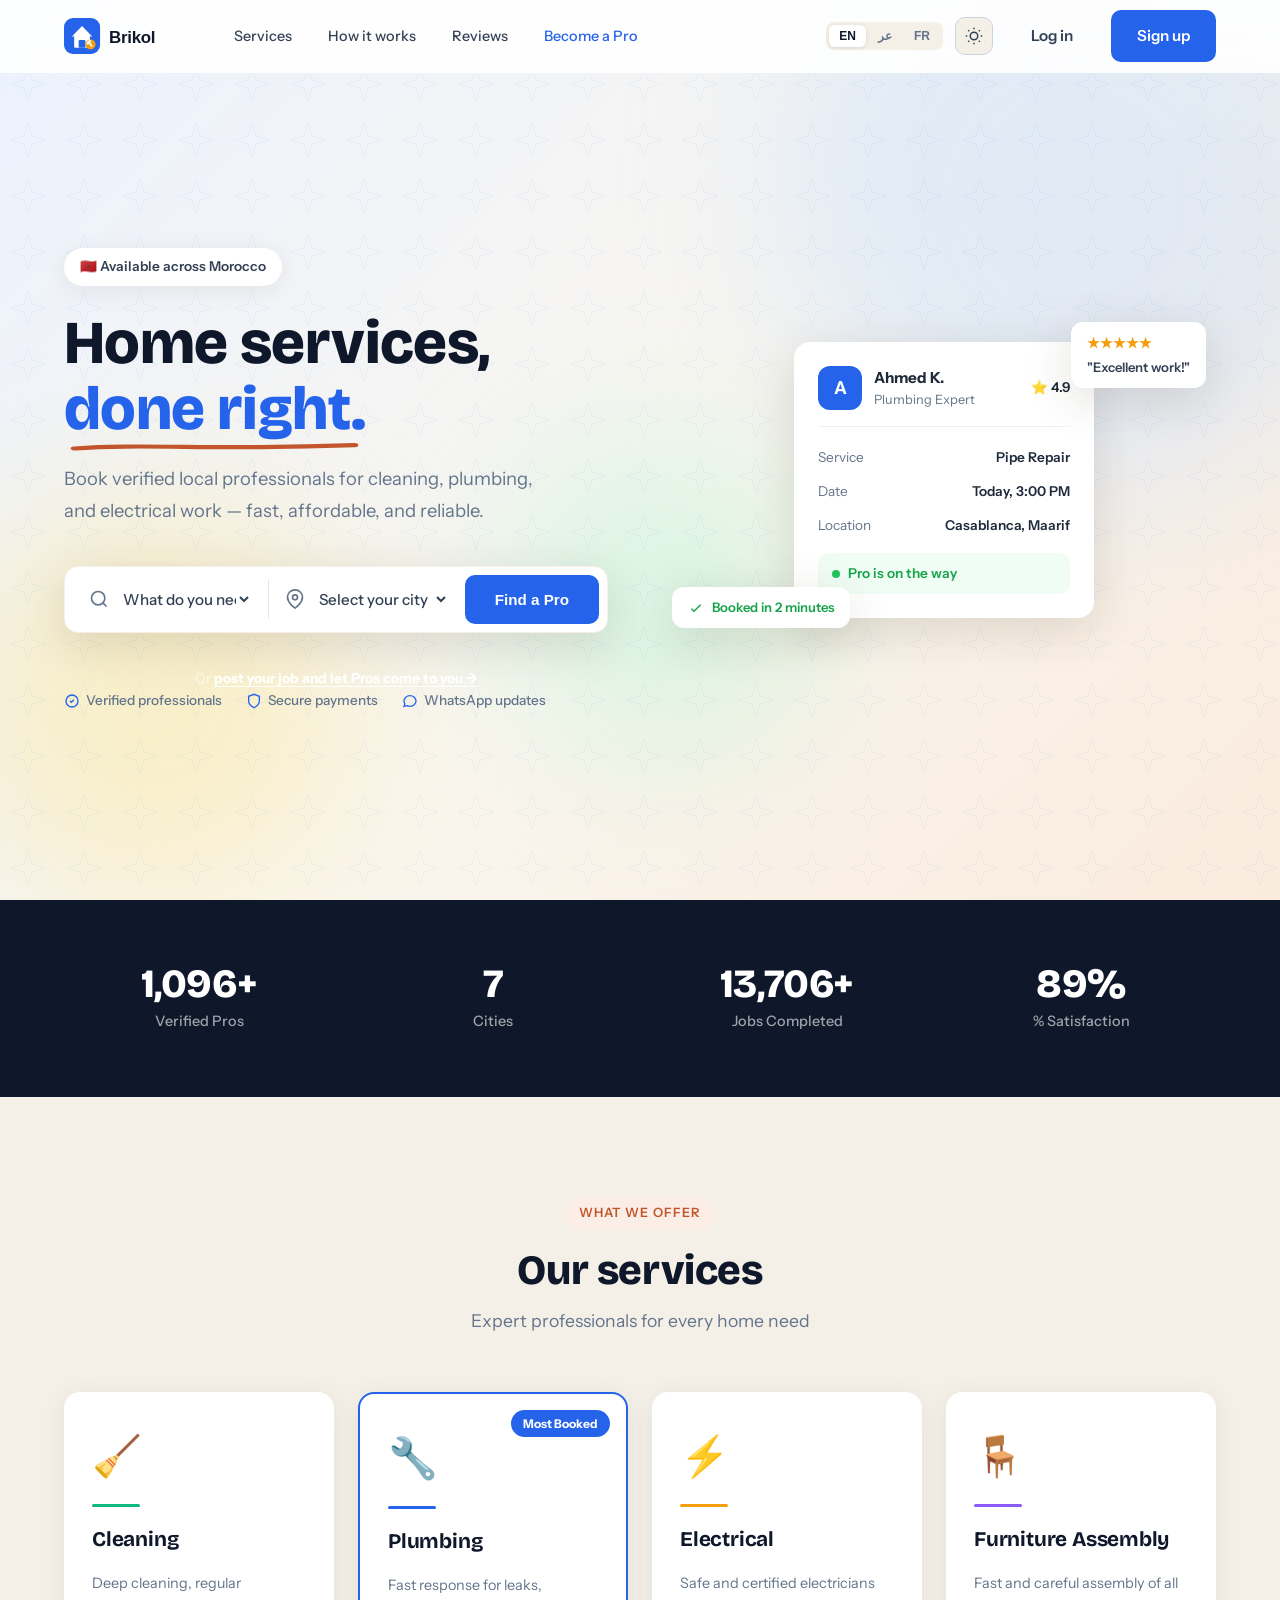
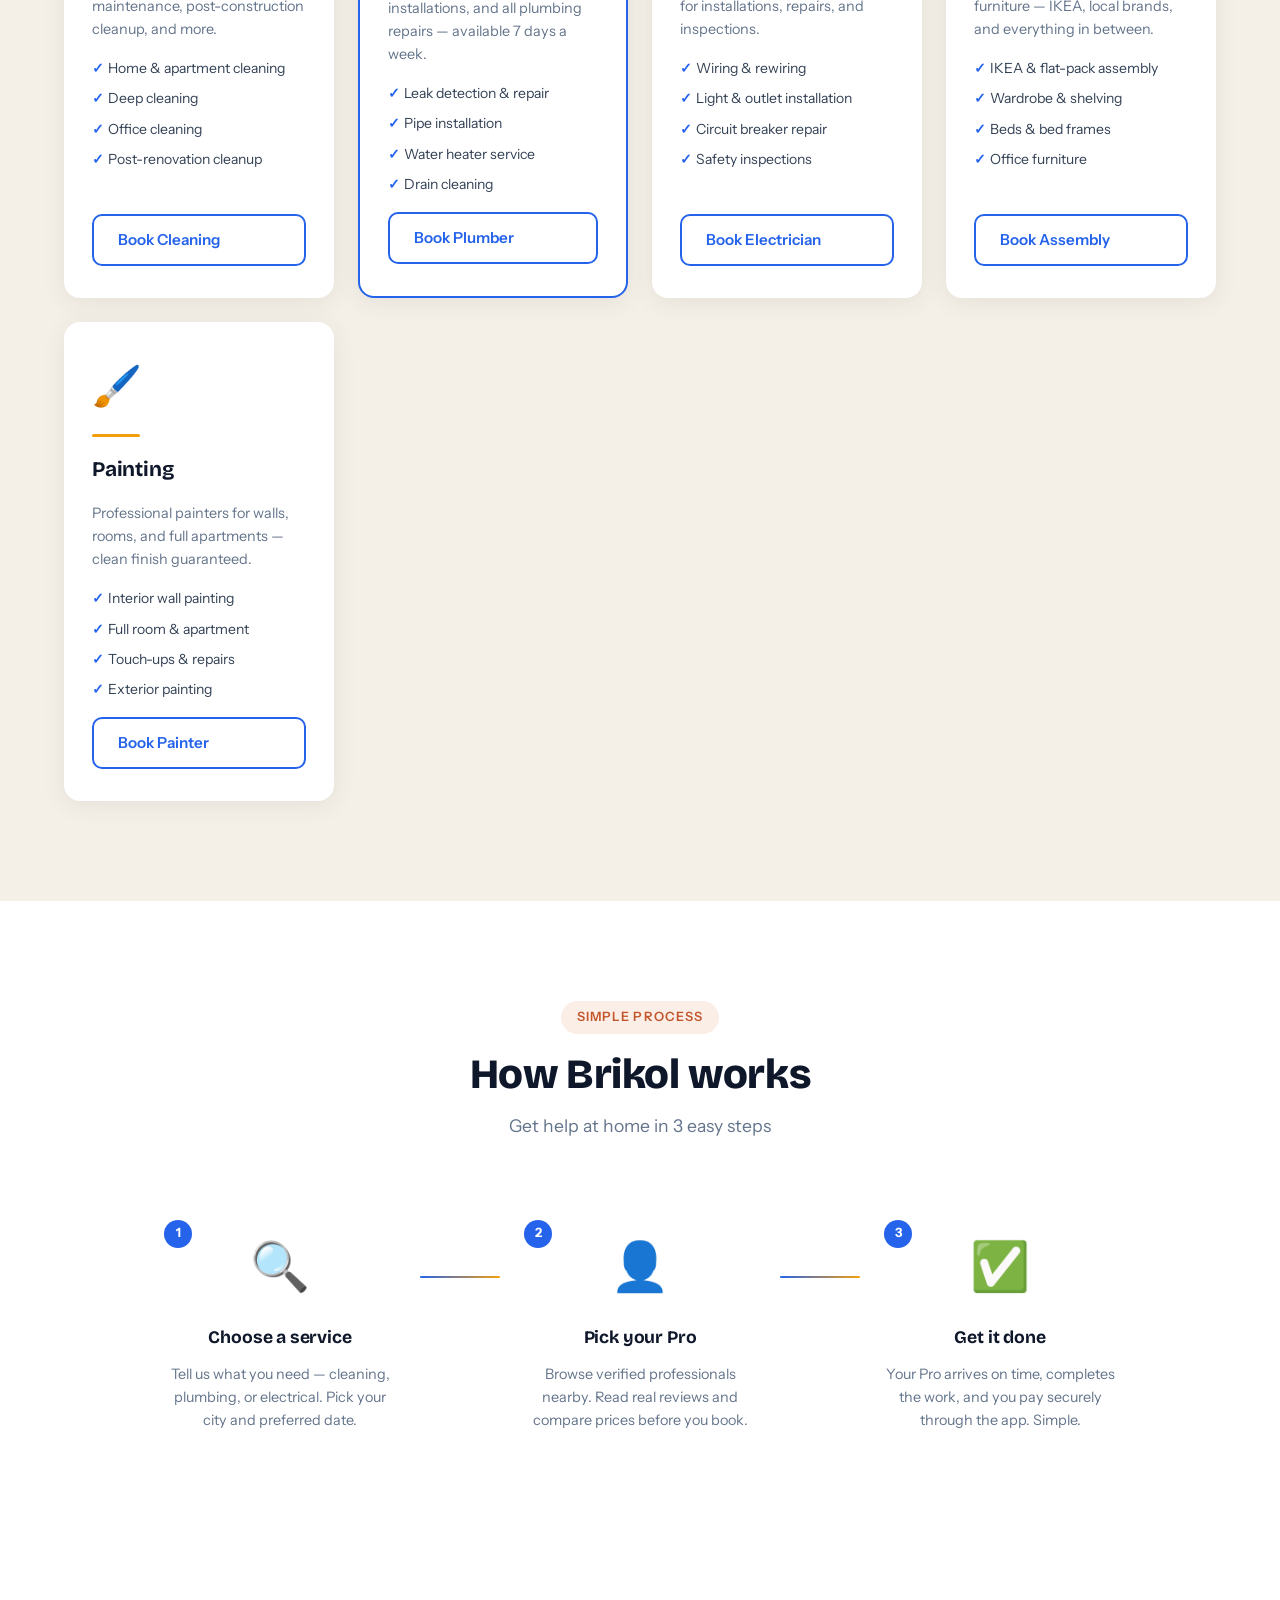
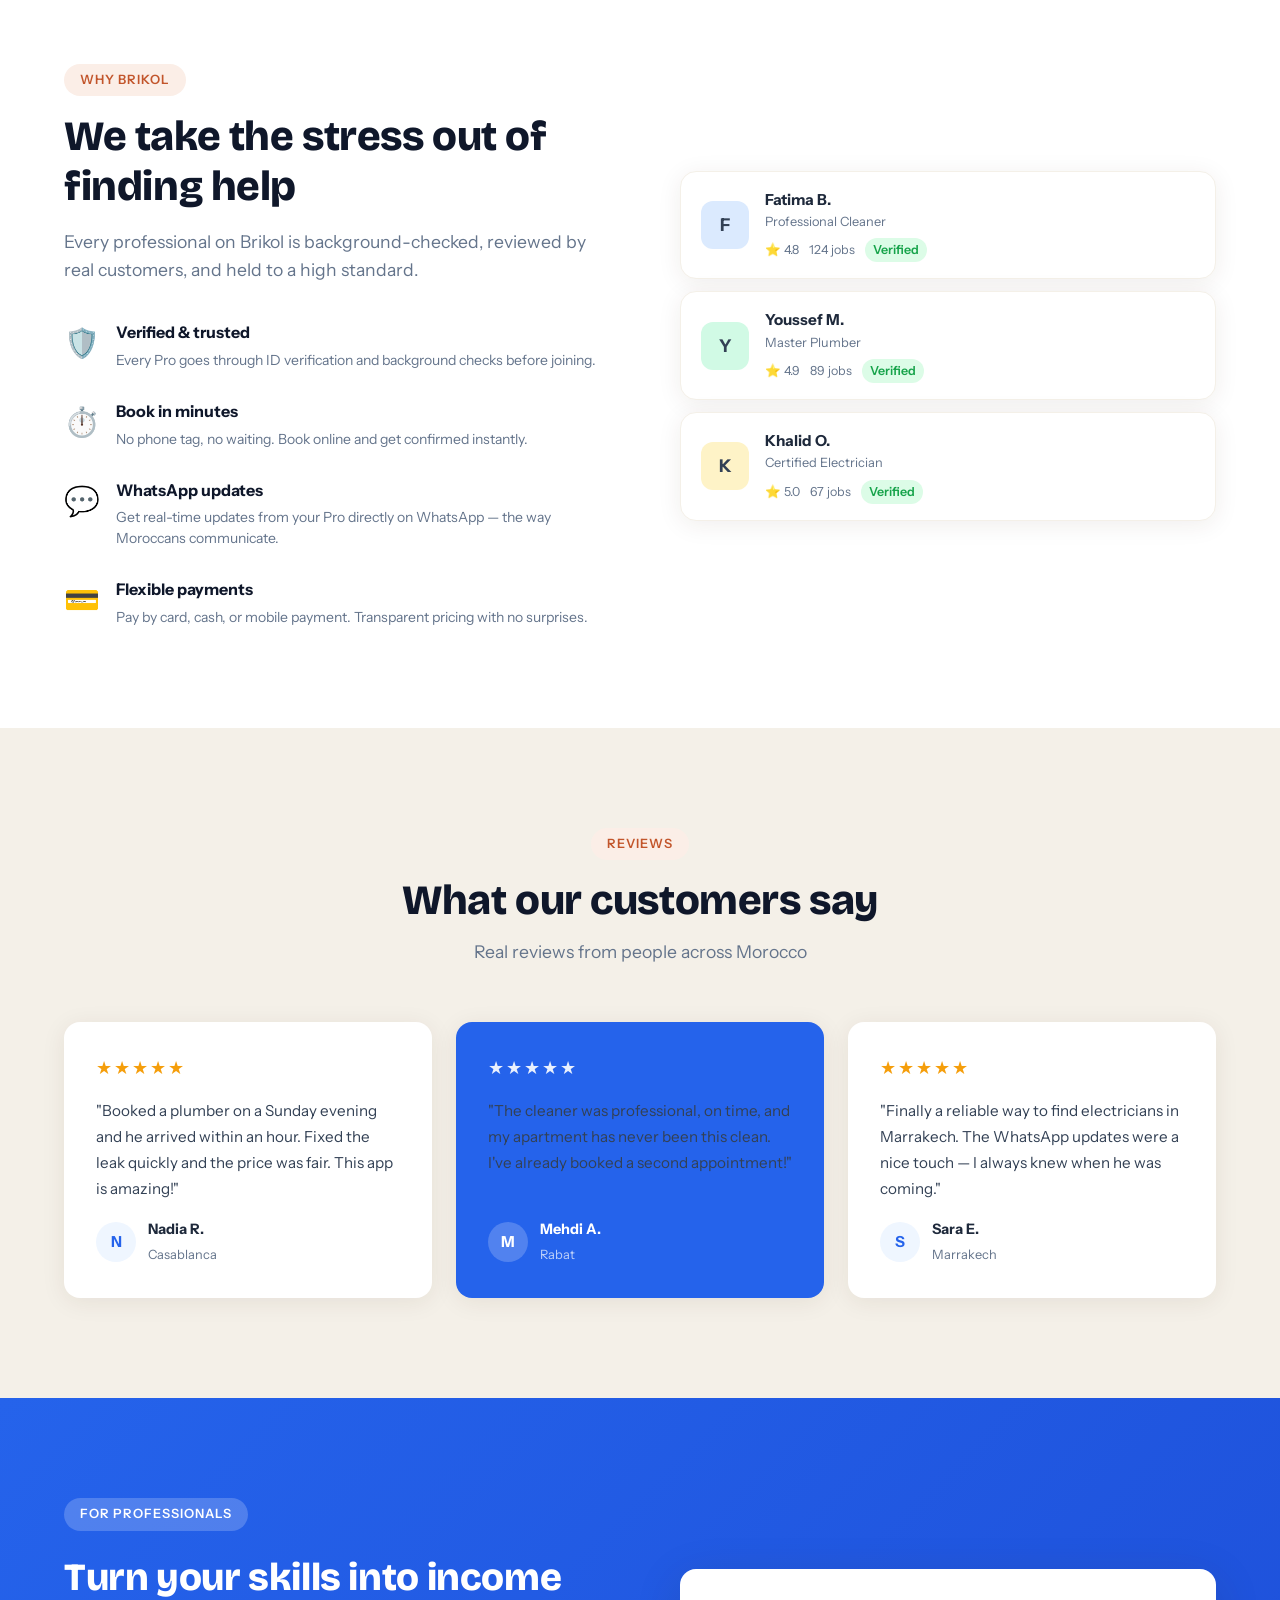
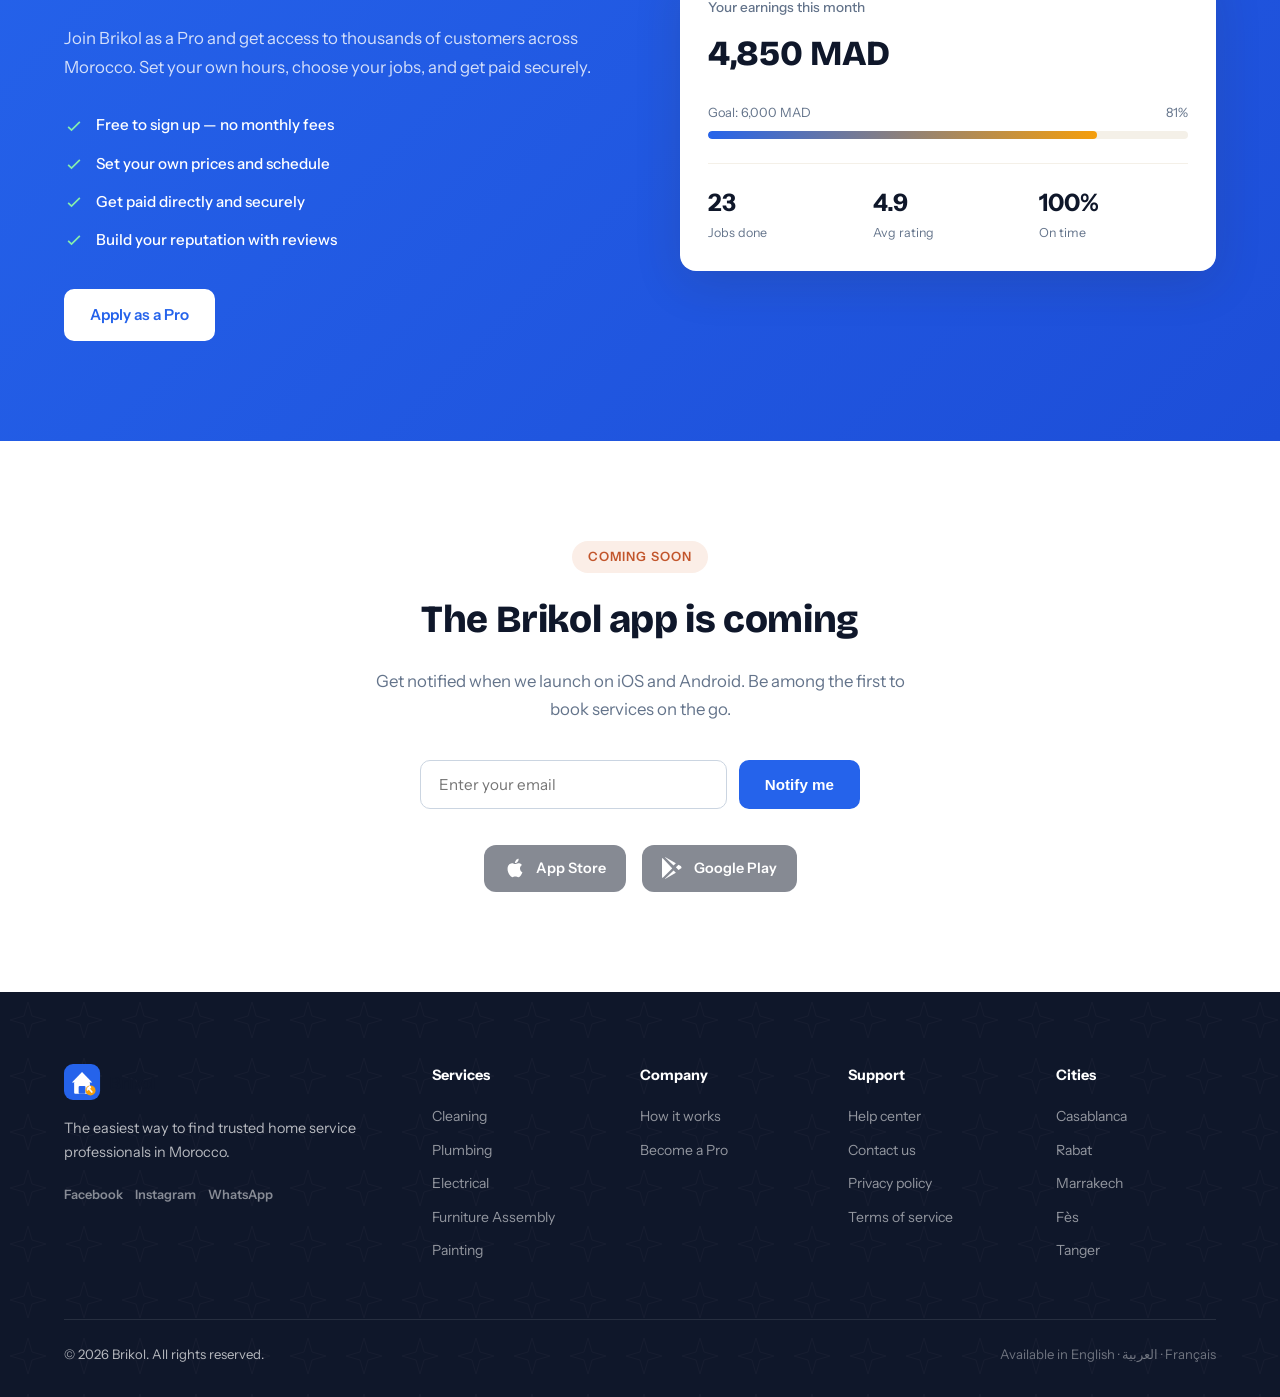
<file: index.html>
<!DOCTYPE html>
<html lang="en" dir="ltr">
<head>
    <meta charset="UTF-8">
    <meta name="viewport" content="width=device-width, initial-scale=1.0">
    <meta name="description" content="Brikol - Book trusted home service professionals in Morocco. Cleaning, plumbing, and electrical services at your fingertips.">
    <title>Brikol — Home Services in Morocco</title>
    <link rel="stylesheet" href="styles.css">
    <link rel="preconnect" href="https://fonts.googleapis.com">
    <link rel="preconnect" href="https://fonts.gstatic.com" crossorigin>
    <link href="https://fonts.googleapis.com/css2?family=Bricolage+Grotesque:opsz,wght@12..96,400..800&family=Instrument+Sans:wght@400;500;600;700&display=swap" rel="stylesheet">
</head>
<body>

    <!-- Navbar -->
    <nav class="navbar" id="navbar">
        <div class="container nav-inner">
            <a href="#" class="logo">
                
                <img src="logo.svg" height="36" alt="Brikol">
            </a>
            <ul class="nav-links">
                <li><a href="#services">Services</a></li>
                <li><a href="#how-it-works">How it works</a></li>
                <li><a href="#testimonials">Reviews</a></li>
                <li><a href="#become-tasker" class="nav-tasker">Become a Pro</a></li>
            </ul>
            <div class="nav-actions">
                <div class="lang-switcher">
                    <button class="lang-btn active" data-lang="en">EN</button>
                    <button class="lang-btn" data-lang="ar">عر</button>
                    <button class="lang-btn" data-lang="fr">FR</button>
                </div>
                <button class="theme-toggle" id="themeToggle" aria-label="Toggle dark mode" title="Toggle dark mode">
                    <svg class="icon-sun" viewBox="0 0 24 24" fill="none" stroke="currentColor" stroke-width="2"><circle cx="12" cy="12" r="5"/><path d="M12 1v2M12 21v2M4.22 4.22l1.42 1.42M18.36 18.36l1.42 1.42M1 12h2M21 12h2M4.22 19.78l1.42-1.42M18.36 5.64l1.42-1.42"/></svg>
                    <svg class="icon-moon" viewBox="0 0 24 24" fill="none" stroke="currentColor" stroke-width="2"><path d="M21 12.79A9 9 0 1111.21 3 7 7 0 0021 12.79z"/></svg>
                </button>
                <a href="login.html" class="btn btn-ghost">Log in</a>
                <a href="signup-customer.html" class="btn btn-primary">Sign up</a>
            </div>
            <button class="hamburger" id="hamburger" aria-label="Open menu">
                <span></span><span></span><span></span>
            </button>
        </div>
        <!-- Mobile menu -->
        <div class="mobile-menu" id="mobileMenu">
            <a href="#services">Services</a>
            <a href="#how-it-works">How it works</a>
            <a href="#testimonials">Reviews</a>
            <a href="#become-tasker">Become a Pro</a>
            <div class="mobile-actions">
                <a href="login.html" class="btn btn-ghost">Log in</a>
                <a href="signup-customer.html" class="btn btn-primary">Sign up</a>
            </div>
        </div>
    </nav>

    <!-- Hero -->
    <section class="hero" id="home">
        <div class="hero-bg">
            <div class="hero-blob blob-1"></div>
            <div class="hero-blob blob-2"></div>
            <div class="hero-blob blob-3"></div>
        </div>
        <div class="container">
            <div class="hero-content">
                <div class="hero-badge">🇲🇦 Available across Morocco</div>
                <h1 class="hero-title">
                    Home services,<br>
                    <span class="highlight">done right.</span>
                </h1>
                <p class="hero-subtitle">
                    Book verified local professionals for cleaning, plumbing, and electrical work — fast, affordable, and reliable.
                </p>

                <!-- Search Bar -->
                <div class="search-bar">
                    <div class="search-field">
                        <svg class="search-icon" viewBox="0 0 24 24" fill="none" stroke="currentColor" stroke-width="2">
                            <circle cx="11" cy="11" r="8"/><path d="M21 21l-4.35-4.35"/>
                        </svg>
                        <select class="search-select" id="serviceSelect">
                            <option value="">What do you need?</option>
                            <option value="cleaning">🧹 Cleaning</option>
                            <option value="plumbing">🔧 Plumbing</option>
                            <option value="electricity">⚡ Electrical</option>
                            <option value="furniture">🪑 Furniture Assembly</option>
                            <option value="painting">🖌️ Painting</option>
                        </select>
                    </div>
                    <div class="search-divider"></div>
                    <div class="search-field">
                        <svg class="search-icon" viewBox="0 0 24 24" fill="none" stroke="currentColor" stroke-width="2">
                            <path d="M21 10c0 7-9 13-9 13s-9-6-9-13a9 9 0 0118 0z"/><circle cx="12" cy="10" r="3"/>
                        </svg>
                        <select class="search-select" id="citySelect">
                            <option value="">Select your city</option>
                            <option value="casablanca">Casablanca</option>
                            <option value="rabat">Rabat</option>
                            <option value="marrakech">Marrakech</option>
                            <option value="fes">Fès</option>
                            <option value="tanger">Tanger</option>
                            <option value="agadir">Agadir</option>
                            <option value="meknes">Meknès</option>
                            <option value="oujda">Oujda</option>
                        </select>
                    </div>
                    <button class="btn btn-primary search-btn" onclick="handleSearch()">
                        Find a Pro
                    </button>
                </div>
                <div style="margin-top:14px; text-align:center;">
                    <span style="font-size:0.85rem; color:rgba(255,255,255,0.65);">Or </span>
                    <a href="post-job.html" style="font-size:0.85rem; font-weight:700; color:white; text-decoration:underline; text-underline-offset:3px;">post your job and let Pros come to you →</a>
                </div>

                <div class="hero-trust">
                    <div class="trust-item">
                        <svg viewBox="0 0 24 24" fill="none" stroke="currentColor" stroke-width="2"><path d="M9 12l2 2 4-4m6 2a9 9 0 11-18 0 9 9 0 0118 0z"/></svg>
                        Verified professionals
                    </div>
                    <div class="trust-item">
                        <svg viewBox="0 0 24 24" fill="none" stroke="currentColor" stroke-width="2"><path d="M12 22s8-4 8-10V5l-8-3-8 3v7c0 6 8 10 8 10z"/></svg>
                        Secure payments
                    </div>
                    <div class="trust-item">
                        <svg viewBox="0 0 24 24" fill="none" stroke="currentColor" stroke-width="2"><path d="M8 12h.01M12 12h.01M16 12h.01M21 12c0 4.418-4.03 8-9 8a9.863 9.863 0 01-4.255-.949L3 20l1.395-3.72C3.512 15.042 3 13.574 3 12c0-4.418 4.03-8 9-8s9 3.582 9 8z"/></svg>
                        WhatsApp updates
                    </div>
                </div>
            </div>

            <div class="hero-visual">
                <div class="booking-card">
                    <div class="booking-card-header">
                        <div class="pro-avatar">A</div>
                        <div class="pro-info">
                            <div class="pro-name">Ahmed K.</div>
                            <div class="pro-role">Plumbing Expert</div>
                        </div>
                        <div class="pro-rating">⭐ 4.9</div>
                    </div>
                    <div class="booking-card-body">
                        <div class="booking-detail">
                            <span class="detail-label">Service</span>
                            <span class="detail-value">Pipe Repair</span>
                        </div>
                        <div class="booking-detail">
                            <span class="detail-label">Date</span>
                            <span class="detail-value">Today, 3:00 PM</span>
                        </div>
                        <div class="booking-detail">
                            <span class="detail-label">Location</span>
                            <span class="detail-value">Casablanca, Maarif</span>
                        </div>
                        <div class="booking-status">
                            <span class="status-dot"></span>
                            Pro is on the way
                        </div>
                    </div>
                </div>

                <div class="floating-badge badge-reviews">
                    <span class="badge-stars">★★★★★</span>
                    <span class="badge-text">"Excellent work!"</span>
                </div>

                <div class="floating-badge badge-book">
                    <svg viewBox="0 0 24 24" fill="none" stroke="currentColor" stroke-width="2"><path d="M5 13l4 4L19 7"/></svg>
                    Booked in 2 minutes
                </div>
            </div>
        </div>
    </section>

    <!-- Stats Bar -->
    <section class="stats-bar">
        <div class="container stats-grid">
            <div class="stat-item">
                <div class="stat-number" data-target="1200">0</div>
                <div class="stat-label">Verified Pros</div>
            </div>
            <div class="stat-item">
                <div class="stat-number" data-target="8">0</div>
                <div class="stat-label">Cities</div>
            </div>
            <div class="stat-item">
                <div class="stat-number" data-target="15000">0</div>
                <div class="stat-label">Jobs Completed</div>
            </div>
            <div class="stat-item">
                <div class="stat-number" data-target="98">0</div>
                <div class="stat-label">% Satisfaction</div>
            </div>
        </div>
    </section>

    <!-- Services -->
    <section class="services-section" id="services">
        <div class="container">
            <div class="section-header">
                <div class="section-tag">What we offer</div>
                <h2 class="section-title">Our services</h2>
                <p class="section-subtitle">Expert professionals for every home need</p>
            </div>
            <div class="services-grid">
                <div class="service-card" data-service="cleaning">
                    <div class="service-card-inner">
                        <div class="service-emoji">🧹</div>
                        <div class="service-color-bar cleaning-bar"></div>
                        <h3>Cleaning</h3>
                        <p>Deep cleaning, regular maintenance, post-construction cleanup, and more.</p>
                        <ul class="service-list">
                            <li>Home & apartment cleaning</li>
                            <li>Deep cleaning</li>
                            <li>Office cleaning</li>
                            <li>Post-renovation cleanup</li>
                        </ul>
                        <a href="service.html?type=cleaning" class="btn btn-outline">Book Cleaning</a>
                    </div>
                </div>

                <div class="service-card featured-service" data-service="plumbing">
                    <div class="featured-badge">Most Booked</div>
                    <div class="service-card-inner">
                        <div class="service-emoji">🔧</div>
                        <div class="service-color-bar plumbing-bar"></div>
                        <h3>Plumbing</h3>
                        <p>Fast response for leaks, installations, and all plumbing repairs — available 7 days a week.</p>
                        <ul class="service-list">
                            <li>Leak detection & repair</li>
                            <li>Pipe installation</li>
                            <li>Water heater service</li>
                            <li>Drain cleaning</li>
                        </ul>
                        <a href="service.html?type=plumbing" class="btn btn-outline">Book Plumber</a>
                    </div>
                </div>

                <div class="service-card" data-service="electricity">
                    <div class="service-card-inner">
                        <div class="service-emoji">⚡</div>
                        <div class="service-color-bar electricity-bar"></div>
                        <h3>Electrical</h3>
                        <p>Safe and certified electricians for installations, repairs, and inspections.</p>
                        <ul class="service-list">
                            <li>Wiring & rewiring</li>
                            <li>Light & outlet installation</li>
                            <li>Circuit breaker repair</li>
                            <li>Safety inspections</li>
                        </ul>
                        <a href="service.html?type=electricity" class="btn btn-outline">Book Electrician</a>
                    </div>
                </div>

                <div class="service-card" data-service="furniture">
                    <div class="service-card-inner">
                        <div class="service-emoji">🪑</div>
                        <div class="service-color-bar furniture-bar"></div>
                        <h3>Furniture Assembly</h3>
                        <p>Fast and careful assembly of all furniture — IKEA, local brands, and everything in between.</p>
                        <ul class="service-list">
                            <li>IKEA & flat-pack assembly</li>
                            <li>Wardrobe & shelving</li>
                            <li>Beds & bed frames</li>
                            <li>Office furniture</li>
                        </ul>
                        <a href="service.html?type=furniture" class="btn btn-outline">Book Assembly</a>
                    </div>
                </div>

                <div class="service-card" data-service="painting">
                    <div class="service-card-inner">
                        <div class="service-emoji">🖌️</div>
                        <div class="service-color-bar painting-bar"></div>
                        <h3>Painting</h3>
                        <p>Professional painters for walls, rooms, and full apartments — clean finish guaranteed.</p>
                        <ul class="service-list">
                            <li>Interior wall painting</li>
                            <li>Full room & apartment</li>
                            <li>Touch-ups & repairs</li>
                            <li>Exterior painting</li>
                        </ul>
                        <a href="service.html?type=painting" class="btn btn-outline">Book Painter</a>
                    </div>
                </div>
            </div>
        </div>
    </section>

    <!-- How it works -->
    <section class="how-it-works" id="how-it-works">
        <div class="container">
            <div class="section-header">
                <div class="section-tag">Simple process</div>
                <h2 class="section-title">How Brikol works</h2>
                <p class="section-subtitle">Get help at home in 3 easy steps</p>
            </div>
            <div class="steps-grid">
                <div class="step-card">
                    <div class="step-number">1</div>
                    <div class="step-icon">🔍</div>
                    <h3>Choose a service</h3>
                    <p>Tell us what you need — cleaning, plumbing, or electrical. Pick your city and preferred date.</p>
                </div>
                <div class="step-connector"></div>
                <div class="step-card">
                    <div class="step-number">2</div>
                    <div class="step-icon">👤</div>
                    <h3>Pick your Pro</h3>
                    <p>Browse verified professionals nearby. Read real reviews and compare prices before you book.</p>
                </div>
                <div class="step-connector"></div>
                <div class="step-card">
                    <div class="step-number">3</div>
                    <div class="step-icon">✅</div>
                    <h3>Get it done</h3>
                    <p>Your Pro arrives on time, completes the work, and you pay securely through the app. Simple.</p>
                </div>
            </div>
        </div>
    </section>

    <!-- Why Brikol -->
    <section class="why-section">
        <div class="container">
            <div class="why-grid">
                <div class="why-content">
                    <div class="section-tag">Why Brikol</div>
                    <h2 class="section-title">We take the stress out of finding help</h2>
                    <p class="section-subtitle">Every professional on Brikol is background-checked, reviewed by real customers, and held to a high standard.</p>
                    <div class="why-features">
                        <div class="why-feature">
                            <div class="why-icon">🛡️</div>
                            <div>
                                <h4>Verified & trusted</h4>
                                <p>Every Pro goes through ID verification and background checks before joining.</p>
                            </div>
                        </div>
                        <div class="why-feature">
                            <div class="why-icon">⏱️</div>
                            <div>
                                <h4>Book in minutes</h4>
                                <p>No phone tag, no waiting. Book online and get confirmed instantly.</p>
                            </div>
                        </div>
                        <div class="why-feature">
                            <div class="why-icon">💬</div>
                            <div>
                                <h4>WhatsApp updates</h4>
                                <p>Get real-time updates from your Pro directly on WhatsApp — the way Moroccans communicate.</p>
                            </div>
                        </div>
                        <div class="why-feature">
                            <div class="why-icon">💳</div>
                            <div>
                                <h4>Flexible payments</h4>
                                <p>Pay by card, cash, or mobile payment. Transparent pricing with no surprises.</p>
                            </div>
                        </div>
                    </div>
                </div>
                <div class="why-visual">
                    <div class="pro-cards-stack">
                        <div class="pro-card">
                            <div class="pro-card-avatar" style="background:#DBEAFE">F</div>
                            <div class="pro-card-info">
                                <div class="pro-card-name">Fatima B.</div>
                                <div class="pro-card-specialty">Professional Cleaner</div>
                                <div class="pro-card-meta">
                                    <span>⭐ 4.8</span>
                                    <span>124 jobs</span>
                                    <span class="pro-badge">Verified</span>
                                </div>
                            </div>
                        </div>
                        <div class="pro-card">
                            <div class="pro-card-avatar" style="background:#D1FAE5">Y</div>
                            <div class="pro-card-info">
                                <div class="pro-card-name">Youssef M.</div>
                                <div class="pro-card-specialty">Master Plumber</div>
                                <div class="pro-card-meta">
                                    <span>⭐ 4.9</span>
                                    <span>89 jobs</span>
                                    <span class="pro-badge">Verified</span>
                                </div>
                            </div>
                        </div>
                        <div class="pro-card">
                            <div class="pro-card-avatar" style="background:#FEF3C7">K</div>
                            <div class="pro-card-info">
                                <div class="pro-card-name">Khalid O.</div>
                                <div class="pro-card-specialty">Certified Electrician</div>
                                <div class="pro-card-meta">
                                    <span>⭐ 5.0</span>
                                    <span>67 jobs</span>
                                    <span class="pro-badge">Verified</span>
                                </div>
                            </div>
                        </div>
                    </div>
                </div>
            </div>
        </div>
    </section>

    <!-- Testimonials -->
    <section class="testimonials" id="testimonials">
        <div class="container">
            <div class="section-header">
                <div class="section-tag">Reviews</div>
                <h2 class="section-title">What our customers say</h2>
                <p class="section-subtitle">Real reviews from people across Morocco</p>
            </div>
            <div class="testimonials-grid">
                <div class="testimonial-card">
                    <div class="testimonial-stars">★★★★★</div>
                    <p>"Booked a plumber on a Sunday evening and he arrived within an hour. Fixed the leak quickly and the price was fair. This app is amazing!"</p>
                    <div class="testimonial-author">
                        <div class="author-avatar">N</div>
                        <div>
                            <strong>Nadia R.</strong>
                            <span>Casablanca</span>
                        </div>
                    </div>
                </div>
                <div class="testimonial-card featured-testimonial">
                    <div class="testimonial-stars">★★★★★</div>
                    <p>"The cleaner was professional, on time, and my apartment has never been this clean. I've already booked a second appointment!"</p>
                    <div class="testimonial-author">
                        <div class="author-avatar">M</div>
                        <div>
                            <strong>Mehdi A.</strong>
                            <span>Rabat</span>
                        </div>
                    </div>
                </div>
                <div class="testimonial-card">
                    <div class="testimonial-stars">★★★★★</div>
                    <p>"Finally a reliable way to find electricians in Marrakech. The WhatsApp updates were a nice touch — I always knew when he was coming."</p>
                    <div class="testimonial-author">
                        <div class="author-avatar">S</div>
                        <div>
                            <strong>Sara E.</strong>
                            <span>Marrakech</span>
                        </div>
                    </div>
                </div>
            </div>
        </div>
    </section>

    <!-- Become a Pro -->
    <section class="become-pro" id="become-tasker">
        <div class="container">
            <div class="become-pro-grid">
                <div class="become-pro-content">
                    <div class="section-tag tag-light">For professionals</div>
                    <h2>Turn your skills into income</h2>
                    <p>Join Brikol as a Pro and get access to thousands of customers across Morocco. Set your own hours, choose your jobs, and get paid securely.</p>
                    <ul class="pro-benefits">
                        <li>
                            <svg viewBox="0 0 24 24" fill="none" stroke="currentColor" stroke-width="2"><path d="M5 13l4 4L19 7"/></svg>
                            Free to sign up — no monthly fees
                        </li>
                        <li>
                            <svg viewBox="0 0 24 24" fill="none" stroke="currentColor" stroke-width="2"><path d="M5 13l4 4L19 7"/></svg>
                            Set your own prices and schedule
                        </li>
                        <li>
                            <svg viewBox="0 0 24 24" fill="none" stroke="currentColor" stroke-width="2"><path d="M5 13l4 4L19 7"/></svg>
                            Get paid directly and securely
                        </li>
                        <li>
                            <svg viewBox="0 0 24 24" fill="none" stroke="currentColor" stroke-width="2"><path d="M5 13l4 4L19 7"/></svg>
                            Build your reputation with reviews
                        </li>
                    </ul>
                    <a href="#" class="btn btn-white">Apply as a Pro</a>
                </div>
                <div class="become-pro-visual">
                    <div class="earnings-card">
                        <div class="earnings-title">Your earnings this month</div>
                        <div class="earnings-amount">4,850 MAD</div>
                        <div class="earnings-bar-container">
                            <div class="earnings-bar-label">
                                <span>Goal: 6,000 MAD</span>
                                <span>81%</span>
                            </div>
                            <div class="earnings-track">
                                <div class="earnings-fill" style="width: 81%"></div>
                            </div>
                        </div>
                        <div class="earnings-jobs">
                            <div class="earnings-stat">
                                <div class="earnings-stat-num">23</div>
                                <div class="earnings-stat-label">Jobs done</div>
                            </div>
                            <div class="earnings-stat">
                                <div class="earnings-stat-num">4.9</div>
                                <div class="earnings-stat-label">Avg rating</div>
                            </div>
                            <div class="earnings-stat">
                                <div class="earnings-stat-num">100%</div>
                                <div class="earnings-stat-label">On time</div>
                            </div>
                        </div>
                    </div>
                </div>
            </div>
        </div>
    </section>

    <!-- App Download -->
    <section class="app-section">
        <div class="container">
            <div class="app-content">
                <div class="section-tag">Coming soon</div>
                <h2>The Brikol app is coming</h2>
                <p>Get notified when we launch on iOS and Android. Be among the first to book services on the go.</p>
                <form class="notify-form" id="notifyForm">
                    <input type="email" placeholder="Enter your email" class="notify-input" required>
                    <button type="submit" class="btn btn-primary">Notify me</button>
                </form>
                <div class="app-badges">
                    <div class="app-badge">
                        <svg viewBox="0 0 24 24" fill="currentColor"><path d="M18.71 19.5c-.83 1.24-1.71 2.45-3.05 2.47-1.34.03-1.77-.79-3.29-.79-1.53 0-2 .77-3.27.82-1.31.05-2.3-1.32-3.14-2.53C4.25 17 2.94 12.45 4.7 9.39c.87-1.52 2.43-2.48 4.12-2.51 1.28-.02 2.5.87 3.29.87.78 0 2.26-1.07 3.8-.91.65.03 2.47.26 3.64 1.98-.09.06-2.17 1.28-2.15 3.81.03 3.02 2.65 4.03 2.68 4.04-.03.07-.42 1.44-1.38 2.83M13 3.5c.73-.83 1.94-1.46 2.94-1.5.13 1.17-.34 2.35-1.04 3.19-.69.85-1.83 1.51-2.95 1.42-.15-1.15.41-2.35 1.05-3.11z"/></svg>
                        App Store
                    </div>
                    <div class="app-badge">
                        <svg viewBox="0 0 24 24" fill="currentColor"><path d="M3.18 23.76c.2.11.43.14.64.08l11.34-6.55-2.54-2.54-9.44 9.01zM.5 1.18C.2 1.47 0 1.97 0 2.66v18.68c0 .69.2 1.19.5 1.48l.08.07 10.47-10.47v-.25L.58 1.11.5 1.18zM20.89 10.07l-2.89-1.67-2.84 2.84 2.84 2.84 2.91-1.68c.83-.48.83-1.26-.02-1.33zM3.82.24L15.16 6.79l-2.54 2.54L3.18.31c.2-.06.44-.03.64.08v-.15z"/></svg>
                        Google Play
                    </div>
                </div>
            </div>
        </div>
    </section>

    <!-- Footer -->
    <footer class="footer">
        <div class="container">
            <div class="footer-grid">
                <div class="footer-brand">
                    <div class="footer-logo">
                        
                        <img src="logo.svg" height="36" alt="Brikol">
                    </div>
                    <p>The easiest way to find trusted home service professionals in Morocco.</p>
                    <div class="social-links">
                        <a href="#" class="social-link">Facebook</a>
                        <a href="#" class="social-link">Instagram</a>
                        <a href="#" class="social-link">WhatsApp</a>
                    </div>
                </div>
                <div class="footer-col">
                    <h4>Services</h4>
                    <ul>
                        <li><a href="service.html?type=cleaning">Cleaning</a></li>
                        <li><a href="service.html?type=plumbing">Plumbing</a></li>
                        <li><a href="service.html?type=electricity">Electrical</a></li>
                        <li><a href="service.html?type=furniture">Furniture Assembly</a></li>
                        <li><a href="service.html?type=painting">Painting</a></li>
                    </ul>
                </div>
                <div class="footer-col">
                    <h4>Company</h4>
                    <ul>
                        <li><a href="#how-it-works">How it works</a></li>
                        <li><a href="signup-pro.html">Become a Pro</a></li>
                    </ul>
                </div>
                <div class="footer-col">
                    <h4>Support</h4>
                    <ul>
                        <li><a href="#">Help center</a></li>
                        <li><a href="#">Contact us</a></li>
                        <li><a href="#">Privacy policy</a></li>
                        <li><a href="#">Terms of service</a></li>
                    </ul>
                </div>
                <div class="footer-col">
                    <h4>Cities</h4>
                    <ul>
                        <li><a href="#">Casablanca</a></li>
                        <li><a href="#">Rabat</a></li>
                        <li><a href="#">Marrakech</a></li>
                        <li><a href="#">Fès</a></li>
                        <li><a href="#">Tanger</a></li>
                    </ul>
                </div>
            </div>
            <div class="footer-bottom">
                <p>© 2026 Brikol. All rights reserved.</p>
                <p class="footer-lang">Available in English · العربية · Français</p>
            </div>
        </div>
    </footer>

    <script src="auth-state.js"></script>
    <script src="script.js"></script>
</body>
</html>
</file>
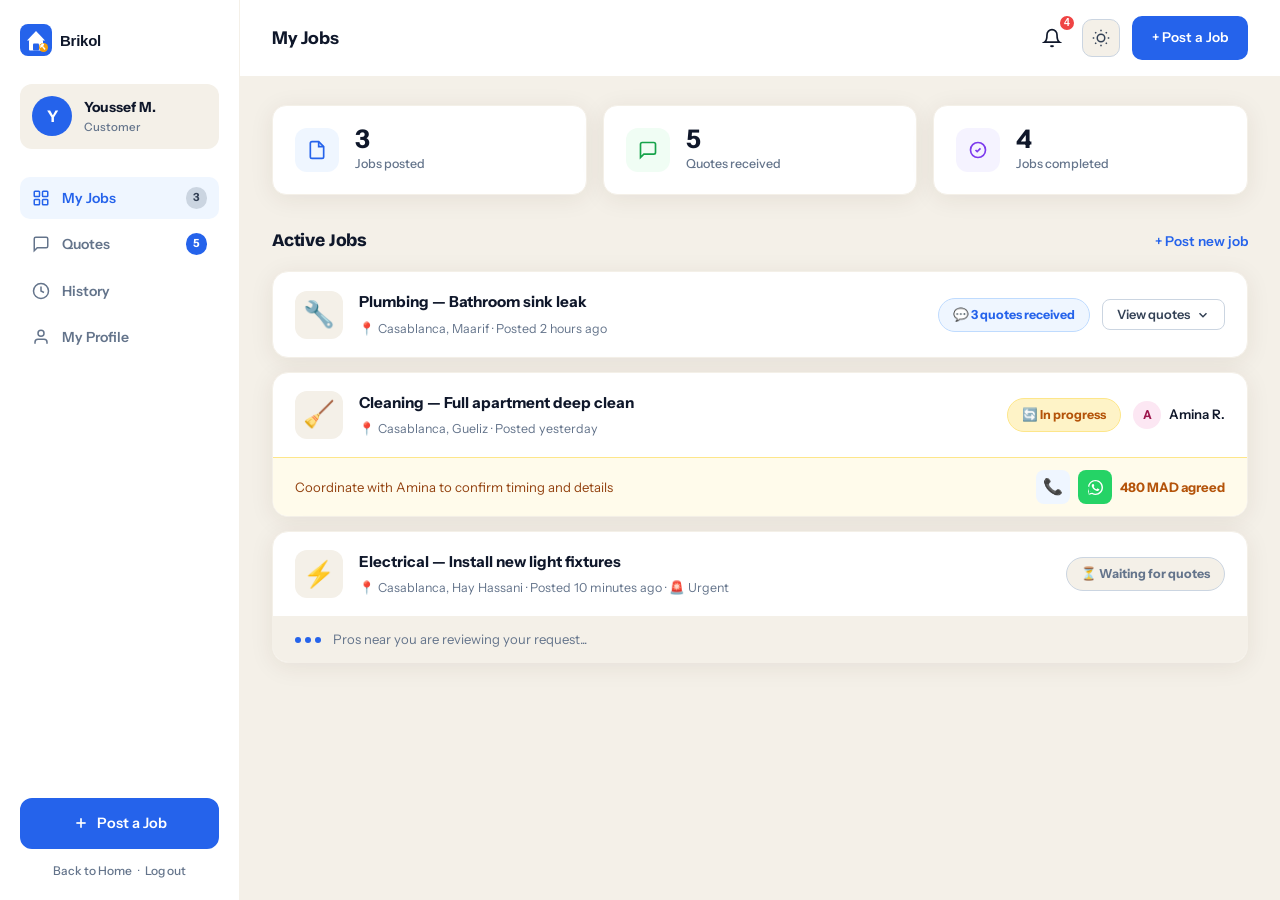
<file: dashboard-customer.html>
<!DOCTYPE html>
<html lang="en" dir="ltr">
<head>
    <meta charset="UTF-8">
    <meta name="viewport" content="width=device-width, initial-scale=1.0">
    <title>My Dashboard — Brikol</title>
    <link rel="stylesheet" href="styles.css">
    <link rel="stylesheet" href="dashboard-customer.css">
    <link rel="preconnect" href="https://fonts.googleapis.com">
    <link rel="preconnect" href="https://fonts.gstatic.com" crossorigin>
    <link href="https://fonts.googleapis.com/css2?family=Bricolage+Grotesque:opsz,wght@12..96,400..800&family=Instrument+Sans:wght@400;500;600;700&display=swap" rel="stylesheet">
</head>
<body>

    <!-- ===== SIDEBAR ===== -->
    <aside class="dash-sidebar" id="dashSidebar">

        <div class="dash-sidebar-top">
            <!-- Logo -->
            <a href="index.html" class="dash-logo">
                <img src="logo.svg" id="sidebarLogo" height="32" alt="Brikol">
            </a>

            <!-- User profile -->
            <div class="dash-user">
                <div class="dash-avatar">Y</div>
                <div class="dash-user-info">
                    <div class="dash-user-name">Youssef M.</div>
                    <div class="dash-user-role">Customer</div>
                </div>
            </div>

            <!-- Navigation -->
            <nav class="dash-nav">
                <a href="#" class="dash-nav-item active" data-tab="jobs" onclick="showTab('jobs', this)">
                    <svg viewBox="0 0 24 24" fill="none" stroke="currentColor" stroke-width="2"><rect x="3" y="3" width="7" height="7" rx="1"/><rect x="14" y="3" width="7" height="7" rx="1"/><rect x="3" y="14" width="7" height="7" rx="1"/><rect x="14" y="14" width="7" height="7" rx="1"/></svg>
                    My Jobs
                    <span class="dash-nav-badge" id="badgeJobs">3</span>
                </a>
                <a href="#" class="dash-nav-item" data-tab="quotes" onclick="showTab('quotes', this)">
                    <svg viewBox="0 0 24 24" fill="none" stroke="currentColor" stroke-width="2"><path d="M21 15a2 2 0 01-2 2H7l-4 4V5a2 2 0 012-2h14a2 2 0 012 2z"/></svg>
                    Quotes
                    <span class="dash-nav-badge new" id="badgeQuotes">5</span>
                </a>
                <a href="#" class="dash-nav-item" data-tab="history" onclick="showTab('history', this)">
                    <svg viewBox="0 0 24 24" fill="none" stroke="currentColor" stroke-width="2"><circle cx="12" cy="12" r="10"/><polyline points="12 6 12 12 16 14"/></svg>
                    History
                </a>
                <a href="#" class="dash-nav-item" data-tab="profile" onclick="showTab('profile', this)">
                    <svg viewBox="0 0 24 24" fill="none" stroke="currentColor" stroke-width="2"><path d="M20 21v-2a4 4 0 00-4-4H8a4 4 0 00-4 4v2"/><circle cx="12" cy="7" r="4"/></svg>
                    My Profile
                </a>
            </nav>
        </div>

        <div class="dash-sidebar-bottom">
            <a href="post-job.html" class="btn btn-primary dash-post-btn">
                <svg viewBox="0 0 24 24" fill="none" stroke="currentColor" stroke-width="2.5"><line x1="12" y1="5" x2="12" y2="19"/><line x1="5" y1="12" x2="19" y2="12"/></svg>
                Post a Job
            </a>
            <div class="dash-sidebar-links">
                <a href="index.html">Back to Home</a>
                <span>·</span>
                <a href="#" onclick="localStorage.removeItem('brikol-user'); window.location.href='index.html'; return false;">Log out</a>
            </div>
        </div>
    </aside>

    <!-- ===== MAIN ===== -->
    <main class="dash-main">

        <!-- Top bar -->
        <header class="dash-topbar">
            <button class="dash-menu-btn" id="menuBtn" onclick="toggleSidebar()">
                <svg viewBox="0 0 24 24" fill="none" stroke="currentColor" stroke-width="2"><line x1="3" y1="6" x2="21" y2="6"/><line x1="3" y1="12" x2="21" y2="12"/><line x1="3" y1="18" x2="21" y2="18"/></svg>
            </button>
            <div class="dash-topbar-title" id="topbarTitle">My Jobs</div>
            <div class="dash-topbar-actions">
                <!-- Notification Bell -->
                <div class="notif-wrap" id="notifWrap">
                    <button class="notif-btn" onclick="toggleNotifications()" aria-label="Notifications">
                        <svg viewBox="0 0 24 24" fill="none" stroke="currentColor" stroke-width="2" width="20" height="20"><path d="M18 8A6 6 0 006 8c0 7-3 9-3 9h18s-3-2-3-9"/><path d="M13.73 21a2 2 0 01-3.46 0"/></svg>
                        <span class="notif-badge" id="notifBadge">4</span>
                    </button>
                    <!-- Dropdown -->
                    <div class="notif-dropdown hidden" id="notifDropdown">
                        <div class="notif-header">
                            <span class="notif-title">Notifications</span>
                            <button class="notif-mark-all" onclick="markAllRead()">Mark all read</button>
                        </div>
                        <div class="notif-list">
                            <div class="notif-item unread" onclick="markRead(this)">
                                <div class="notif-icon blue">💬</div>
                                <div class="notif-body">
                                    <div class="notif-text"><strong>3 new quotes</strong> received on your Cleaning job</div>
                                    <div class="notif-time">12 min ago</div>
                                </div>
                                <div class="notif-dot"></div>
                            </div>
                            <div class="notif-item unread" onclick="markRead(this)">
                                <div class="notif-icon green">✅</div>
                                <div class="notif-body">
                                    <div class="notif-text">You accepted <strong>Fatima B.'s</strong> quote — contact her on WhatsApp to confirm the details</div>
                                    <div class="notif-time">1 hr ago</div>
                                </div>
                                <div class="notif-dot"></div>
                            </div>
                            <div class="notif-item unread" onclick="markRead(this); openReviewModal('Cleaning — Full apartment deep clean', 'Amina R.', 'A')">
                                <div class="notif-icon yellow">⭐</div>
                                <div class="notif-body">
                                    <div class="notif-text">Job completed — <strong>leave a review</strong> for Amina R.</div>
                                    <div class="notif-time">3 hrs ago</div>
                                </div>
                                <div class="notif-dot"></div>
                            </div>
                            <div class="notif-item unread" onclick="markRead(this)">
                                <div class="notif-icon blue">💬</div>
                                <div class="notif-body">
                                    <div class="notif-text"><strong>1 new quote</strong> received on your Plumbing job</div>
                                    <div class="notif-time">Yesterday</div>
                                </div>
                                <div class="notif-dot"></div>
                            </div>
                            <div class="notif-item" onclick="markRead(this)">
                                <div class="notif-icon gray">🔔</div>
                                <div class="notif-body">
                                    <div class="notif-text">Welcome to Brikol! Post your first job to get started.</div>
                                    <div class="notif-time">2 days ago</div>
                                </div>
                            </div>
                        </div>
                    </div>
                </div>

                <button class="theme-toggle" id="themeToggle" aria-label="Toggle dark mode">
                    <svg class="icon-sun" viewBox="0 0 24 24" fill="none" stroke="currentColor" stroke-width="2"><circle cx="12" cy="12" r="5"/><path d="M12 1v2M12 21v2M4.22 4.22l1.42 1.42M18.36 18.36l1.42 1.42M1 12h2M21 12h2M4.22 19.78l1.42-1.42M18.36 5.64l1.42-1.42"/></svg>
                    <svg class="icon-moon" viewBox="0 0 24 24" fill="none" stroke="currentColor" stroke-width="2"><path d="M21 12.79A9 9 0 1111.21 3 7 7 0 0021 12.79z"/></svg>
                </button>
                <a href="post-job.html" class="btn btn-primary dash-topbar-post">+ Post a Job</a>
            </div>
        </header>

        <!-- ===== TAB: MY JOBS ===== -->
        <div class="dash-tab" id="tab-jobs">

            <!-- Stats -->
            <div class="dash-stats">
                <div class="dash-stat-card">
                    <div class="dash-stat-icon blue">
                        <svg viewBox="0 0 24 24" fill="none" stroke="currentColor" stroke-width="2"><path d="M14 2H6a2 2 0 00-2 2v16a2 2 0 002 2h12a2 2 0 002-2V8z"/><polyline points="14 2 14 8 20 8"/></svg>
                    </div>
                    <div>
                        <div class="dash-stat-num">3</div>
                        <div class="dash-stat-label">Jobs posted</div>
                    </div>
                </div>
                <div class="dash-stat-card">
                    <div class="dash-stat-icon green">
                        <svg viewBox="0 0 24 24" fill="none" stroke="currentColor" stroke-width="2"><path d="M21 15a2 2 0 01-2 2H7l-4 4V5a2 2 0 012-2h14a2 2 0 012 2z"/></svg>
                    </div>
                    <div>
                        <div class="dash-stat-num">5</div>
                        <div class="dash-stat-label">Quotes received</div>
                    </div>
                </div>
                <div class="dash-stat-card">
                    <div class="dash-stat-icon purple">
                        <svg viewBox="0 0 24 24" fill="none" stroke="currentColor" stroke-width="2"><path d="M9 12l2 2 4-4m6 2a9 9 0 11-18 0 9 9 0 0118 0z"/></svg>
                    </div>
                    <div>
                        <div class="dash-stat-num">4</div>
                        <div class="dash-stat-label">Jobs completed</div>
                    </div>
                </div>
            </div>

            <!-- Jobs list -->
            <div class="dash-section-header">
                <h2>Active Jobs</h2>
                <a href="post-job.html" class="dash-link">+ Post new job</a>
            </div>

            <div class="jobs-list">

                <!-- Job 1: Quotes received -->
                <div class="job-card" id="job1">
                    <div class="job-card-header">
                        <div class="job-card-left">
                            <div class="job-icon">🔧</div>
                            <div>
                                <div class="job-title">Plumbing — Bathroom sink leak</div>
                                <div class="job-meta">📍 Casablanca, Maarif · Posted 2 hours ago</div>
                            </div>
                        </div>
                        <div class="job-card-right">
                            <span class="job-status quotes">💬 3 quotes received</span>
                            <button class="job-expand-btn" onclick="toggleJob('job1', this)">
                                View quotes <svg viewBox="0 0 24 24" fill="none" stroke="currentColor" stroke-width="2.5"><polyline points="6 9 12 15 18 9"/></svg>
                            </button>
                        </div>
                    </div>

                    <!-- Quotes panel -->
                    <div class="job-quotes-panel" id="job1-quotes">
                        <div class="quotes-panel-title">Quotes from Pros</div>
                        <div class="quotes-list">

                            <div class="quote-item highlight">
                                <div class="quote-pro-avatar" style="background:#DBEAFE;color:#1D4ED8">F</div>
                                <div class="quote-pro-info">
                                    <div class="quote-pro-name">Fatima B. <span class="quote-elite-tag">⭐ Elite Pro</span></div>
                                    <div class="quote-pro-rating">★★★★★ 4.9 · 187 jobs</div>
                                    <div class="quote-message">"I can come today after 3 PM. I have all the tools needed and will fix it within 1–2 hours."</div>
                                </div>
                                <div class="quote-right">
                                    <div class="quote-price">350 MAD</div>
                                    <div class="quote-price-label">for this job</div>
                                    <div class="quote-actions">
                                        <button class="btn btn-primary btn-sm" onclick="acceptQuote(this, 'job1')">Accept</button>
                                        <button class="btn btn-ghost btn-sm" onclick="declineQuote(this)">Decline</button>
                                    </div>
                                </div>
                            </div>

                            <div class="quote-item">
                                <div class="quote-pro-avatar" style="background:#D1FAE5;color:#065F46">Y</div>
                                <div class="quote-pro-info">
                                    <div class="quote-pro-name">Youssef M.</div>
                                    <div class="quote-pro-rating">★★★★☆ 4.3 · 54 jobs</div>
                                    <div class="quote-message">"Available tomorrow morning. I'll bring the parts needed."</div>
                                </div>
                                <div class="quote-right">
                                    <div class="quote-price">280 MAD</div>
                                    <div class="quote-price-label">for this job</div>
                                    <div class="quote-actions">
                                        <button class="btn btn-primary btn-sm" onclick="acceptQuote(this, 'job1')">Accept</button>
                                        <button class="btn btn-ghost btn-sm" onclick="declineQuote(this)">Decline</button>
                                    </div>
                                </div>
                            </div>

                            <div class="quote-item">
                                <div class="quote-pro-avatar" style="background:#FEE2E2;color:#991B1B">K</div>
                                <div class="quote-pro-info">
                                    <div class="quote-pro-name">Khalid O. <span class="quote-verified-tag">✅ Verified</span></div>
                                    <div class="quote-pro-rating">★★★★★ 4.7 · 98 jobs</div>
                                    <div class="quote-message">"I specialize in bathroom plumbing. Can do it this weekend."</div>
                                </div>
                                <div class="quote-right">
                                    <div class="quote-price">320 MAD</div>
                                    <div class="quote-price-label">for this job</div>
                                    <div class="quote-actions">
                                        <button class="btn btn-primary btn-sm" onclick="acceptQuote(this, 'job1')">Accept</button>
                                        <button class="btn btn-ghost btn-sm" onclick="declineQuote(this)">Decline</button>
                                    </div>
                                </div>
                            </div>

                        </div>
                    </div>
                </div>

                <!-- Job 2: In progress -->
                <div class="job-card" id="job2">
                    <div class="job-card-header">
                        <div class="job-card-left">
                            <div class="job-icon">🧹</div>
                            <div>
                                <div class="job-title">Cleaning — Full apartment deep clean</div>
                                <div class="job-meta">📍 Casablanca, Gueliz · Posted yesterday</div>
                            </div>
                        </div>
                        <div class="job-card-right">
                            <span class="job-status inprogress">🔄 In progress</span>
                            <div class="job-assigned-pro">
                                <div class="mini-avatar" style="background:#FCE7F3;color:#9D174D">A</div>
                                <span>Amina R.</span>
                            </div>
                        </div>
                    </div>
                    <div class="job-inprogress-bar">
                        <div class="inprogress-info">
                            Coordinate with Amina to confirm timing and details
                        </div>
                        <div class="inprogress-contact">
                            <a href="tel:+212600000001" class="btn-contact btn-call" title="Call Amina">📞</a>
                            <a href="https://wa.me/212600000001" class="btn-contact btn-whatsapp-sm" target="_blank" title="WhatsApp Amina">
                                <svg viewBox="0 0 24 24" fill="currentColor" width="15" height="15"><path d="M17.472 14.382c-.297-.149-1.758-.867-2.03-.967-.273-.099-.471-.148-.67.15-.197.297-.767.966-.94 1.164-.173.199-.347.223-.644.075-.297-.15-1.255-.463-2.39-1.475-.883-.788-1.48-1.761-1.653-2.059-.173-.297-.018-.458.13-.606.134-.133.298-.347.446-.52.149-.174.198-.298.298-.497.099-.198.05-.371-.025-.52-.075-.149-.669-1.612-.916-2.207-.242-.579-.487-.5-.669-.51-.173-.008-.371-.01-.57-.01-.198 0-.52.074-.792.372-.272.297-1.04 1.016-1.04 2.479 0 1.462 1.065 2.875 1.213 3.074.149.198 2.096 3.2 5.077 4.487.709.306 1.262.489 1.694.625.712.227 1.36.195 1.871.118.571-.085 1.758-.719 2.006-1.413.248-.694.248-1.289.173-1.413-.074-.124-.272-.198-.57-.347z"/><path d="M12 0C5.373 0 0 5.373 0 12c0 2.123.554 4.118 1.528 5.855L0 24l6.335-1.505A11.96 11.96 0 0012 24c6.627 0 12-5.373 12-12S18.627 0 12 0zm0 21.818a9.818 9.818 0 01-5.028-1.381l-.36-.214-3.732.887.934-3.618-.235-.372A9.818 9.818 0 112 12c0-5.427 4.373-9.818 9.818-9.818 5.427 0 9.818 4.391 9.818 9.818 0 5.427-4.391 9.818-9.818 9.818z"/></svg>
                            </a>
                            <span class="inprogress-price">480 MAD agreed</span>
                        </div>
                    </div>
                </div>

                <!-- Job 3: Waiting -->
                <div class="job-card" id="job3">
                    <div class="job-card-header">
                        <div class="job-card-left">
                            <div class="job-icon">⚡</div>
                            <div>
                                <div class="job-title">Electrical — Install new light fixtures</div>
                                <div class="job-meta">📍 Casablanca, Hay Hassani · Posted 10 minutes ago · 🚨 Urgent</div>
                            </div>
                        </div>
                        <div class="job-card-right">
                            <span class="job-status waiting">⏳ Waiting for quotes</span>
                        </div>
                    </div>
                    <div class="job-waiting-bar">
                        <div class="waiting-dots">
                            <span></span><span></span><span></span>
                        </div>
                        Pros near you are reviewing your request...
                    </div>
                </div>

            </div>

        </div>

        <!-- ===== TAB: QUOTES ===== -->
        <div class="dash-tab hidden" id="tab-quotes">
            <div class="dash-section-header">
                <h2>All Quotes</h2>
                <span class="dash-badge-count">5 new</span>
            </div>

            <div class="all-quotes-list">

                <div class="all-quote-row">
                    <div class="aq-job-tag">🔧 Plumbing</div>
                    <div class="aq-pro">
                        <div class="mini-avatar" style="background:#DBEAFE;color:#1D4ED8">F</div>
                        <div>
                            <div class="aq-pro-name">Fatima B. <span class="quote-elite-tag">⭐ Elite</span></div>
                            <div class="aq-pro-rating">★★★★★ 4.9</div>
                        </div>
                    </div>
                    <div class="aq-message">"I can come today after 3 PM and fix it within 1–2 hours."</div>
                    <div class="aq-price">350 MAD</div>
                    <div class="aq-actions">
                        <button class="btn btn-primary btn-sm">Accept</button>
                        <button class="btn btn-ghost btn-sm">Decline</button>
                    </div>
                </div>

                <div class="all-quote-row">
                    <div class="aq-job-tag">🔧 Plumbing</div>
                    <div class="aq-pro">
                        <div class="mini-avatar" style="background:#D1FAE5;color:#065F46">Y</div>
                        <div>
                            <div class="aq-pro-name">Youssef M.</div>
                            <div class="aq-pro-rating">★★★★☆ 4.3</div>
                        </div>
                    </div>
                    <div class="aq-message">"Available tomorrow morning. I'll bring the parts."</div>
                    <div class="aq-price">280 MAD</div>
                    <div class="aq-actions">
                        <button class="btn btn-primary btn-sm">Accept</button>
                        <button class="btn btn-ghost btn-sm">Decline</button>
                    </div>
                </div>

                <div class="all-quote-row">
                    <div class="aq-job-tag">🔧 Plumbing</div>
                    <div class="aq-pro">
                        <div class="mini-avatar" style="background:#FEE2E2;color:#991B1B">K</div>
                        <div>
                            <div class="aq-pro-name">Khalid O. <span class="quote-verified-tag">✅ Verified</span></div>
                            <div class="aq-pro-rating">★★★★★ 4.7</div>
                        </div>
                    </div>
                    <div class="aq-message">"I specialize in bathroom plumbing. Can do it this weekend."</div>
                    <div class="aq-price">320 MAD</div>
                    <div class="aq-actions">
                        <button class="btn btn-primary btn-sm">Accept</button>
                        <button class="btn btn-ghost btn-sm">Decline</button>
                    </div>
                </div>

                <div class="all-quote-row">
                    <div class="aq-job-tag">⚡ Electrical</div>
                    <div class="aq-pro">
                        <div class="mini-avatar" style="background:#E0E7FF;color:#3730A3">H</div>
                        <div>
                            <div class="aq-pro-name">Hassan E.</div>
                            <div class="aq-pro-rating">★★★★★ 4.8</div>
                        </div>
                    </div>
                    <div class="aq-message">"Certified electrician, 8 years experience. Can start today."</div>
                    <div class="aq-price">400 MAD</div>
                    <div class="aq-actions">
                        <button class="btn btn-primary btn-sm">Accept</button>
                        <button class="btn btn-ghost btn-sm">Decline</button>
                    </div>
                </div>

                <div class="all-quote-row">
                    <div class="aq-job-tag">⚡ Electrical</div>
                    <div class="aq-pro">
                        <div class="mini-avatar" style="background:#ECFDF5;color:#064E3B">O</div>
                        <div>
                            <div class="aq-pro-name">Omar T.</div>
                            <div class="aq-pro-rating">★★★★☆ 4.5</div>
                        </div>
                    </div>
                    <div class="aq-message">"I can do the fixtures installation in under 2 hours."</div>
                    <div class="aq-price">350 MAD</div>
                    <div class="aq-actions">
                        <button class="btn btn-primary btn-sm">Accept</button>
                        <button class="btn btn-ghost btn-sm">Decline</button>
                    </div>
                </div>

            </div>
        </div>

        <!-- ===== TAB: HISTORY ===== -->
        <div class="dash-tab hidden" id="tab-history">
            <div class="dash-section-header">
                <h2>Completed Jobs</h2>
            </div>

            <div class="history-list">

                <div class="history-card" id="reviewableJob">
                    <div class="history-icon">🧹</div>
                    <div class="history-info">
                        <div class="history-title">Cleaning — Full apartment deep clean</div>
                        <div class="history-meta">Completed today · Amina R. · 480 MAD</div>
                    </div>
                    <div class="history-right">
                        <button class="btn btn-primary btn-sm review-cta" onclick="openReviewModal('Cleaning — Full apartment deep clean', 'Amina R.', 'A')">⭐ Leave a review</button>
                    </div>
                </div>

                <div class="history-card">
                    <div class="history-icon">🧹</div>
                    <div class="history-info">
                        <div class="history-title">Cleaning — Studio apartment</div>
                        <div class="history-meta">Completed 3 days ago · Samira L. · 300 MAD</div>
                    </div>
                    <div class="history-right">
                        <div class="history-rating">★★★★★</div>
                        <button class="btn btn-ghost btn-sm" onclick="alert('Booking again...')">Book again</button>
                    </div>
                </div>

                <div class="history-card">
                    <div class="history-icon">🔧</div>
                    <div class="history-info">
                        <div class="history-title">Plumbing — Kitchen tap replacement</div>
                        <div class="history-meta">Completed 1 week ago · Khalid O. · 200 MAD</div>
                    </div>
                    <div class="history-right">
                        <div class="history-rating">★★★★☆</div>
                        <button class="btn btn-ghost btn-sm" onclick="alert('Booking again...')">Book again</button>
                    </div>
                </div>

                <div class="history-card">
                    <div class="history-icon">🪑</div>
                    <div class="history-info">
                        <div class="history-title">Furniture — IKEA wardrobe assembly</div>
                        <div class="history-meta">Completed 2 weeks ago · Omar T. · 250 MAD</div>
                    </div>
                    <div class="history-right">
                        <div class="history-rating">★★★★★</div>
                        <button class="btn btn-ghost btn-sm" onclick="alert('Booking again...')">Book again</button>
                    </div>
                </div>

                <div class="history-card">
                    <div class="history-icon">⚡</div>
                    <div class="history-info">
                        <div class="history-title">Electrical — Circuit breaker repair</div>
                        <div class="history-meta">Completed 1 month ago · Hassan E. · 350 MAD</div>
                    </div>
                    <div class="history-right">
                        <div class="history-rating">★★★★★</div>
                        <button class="btn btn-ghost btn-sm" onclick="alert('Booking again...')">Book again</button>
                    </div>
                </div>

            </div>
        </div>

        <!-- ===== TAB: PROFILE ===== -->
        <div class="dash-tab hidden" id="tab-profile">
            <div class="dash-section-header">
                <h2>My Profile</h2>
            </div>

            <div class="profile-form-card">
                <div class="profile-avatar-section">
                    <div class="profile-big-avatar">Y</div>
                    <div>
                        <div class="profile-big-name">Youssef M.</div>
                        <div class="profile-big-meta">Member since May 2026 · 7 jobs posted</div>
                    </div>
                </div>

                <div class="profile-fields">
                    <div class="profile-field-row">
                        <div class="profile-field">
                            <label>First name</label>
                            <input type="text" value="Youssef" class="pj-input">
                        </div>
                        <div class="profile-field">
                            <label>Last name</label>
                            <input type="text" value="M." class="pj-input">
                        </div>
                    </div>
                    <div class="profile-field">
                        <label>Email</label>
                        <input type="email" value="youssef@email.com" class="pj-input">
                    </div>
                    <div class="profile-field">
                        <label>Phone</label>
                        <input type="text" value="+212 6XX XXX XXX" class="pj-input">
                    </div>
                    <div class="profile-field">
                        <label>City</label>
                        <select class="pj-input">
                            <option selected>Casablanca</option>
                            <option>Rabat</option>
                            <option>Marrakech</option>
                        </select>
                    </div>
                    <button class="btn btn-primary" style="width:fit-content">Save changes</button>
                </div>
            </div>
        </div>

    </main>

    <!-- Mobile overlay -->
    <div class="sidebar-overlay" id="sidebarOverlay" onclick="toggleSidebar()"></div>

    <!-- ===== BOTTOM TAB BAR (mobile) ===== -->
    <nav class="dash-bottombar" id="dashBottombar">
        <button class="bottombar-item active" data-tab="jobs" onclick="showTab('jobs', null)">
            <svg viewBox="0 0 24 24" fill="none" stroke="currentColor" stroke-width="2"><rect x="3" y="3" width="7" height="7" rx="1"/><rect x="14" y="3" width="7" height="7" rx="1"/><rect x="3" y="14" width="7" height="7" rx="1"/><rect x="14" y="14" width="7" height="7" rx="1"/></svg>
            <span>Jobs</span>
        </button>
        <button class="bottombar-item" data-tab="quotes" onclick="showTab('quotes', null)">
            <svg viewBox="0 0 24 24" fill="none" stroke="currentColor" stroke-width="2"><path d="M21 15a2 2 0 01-2 2H7l-4 4V5a2 2 0 012-2h14a2 2 0 012 2z"/></svg>
            <span>Quotes</span>
        </button>
        <a href="post-job.html" class="bottombar-post" aria-label="Post a Job">
            <svg viewBox="0 0 24 24" fill="none" stroke="currentColor" stroke-width="2.5"><line x1="12" y1="5" x2="12" y2="19"/><line x1="5" y1="12" x2="19" y2="12"/></svg>
        </a>
        <button class="bottombar-item" data-tab="history" onclick="showTab('history', null)">
            <svg viewBox="0 0 24 24" fill="none" stroke="currentColor" stroke-width="2"><circle cx="12" cy="12" r="10"/><polyline points="12 6 12 12 16 14"/></svg>
            <span>History</span>
        </button>
        <button class="bottombar-item" data-tab="profile" onclick="showTab('profile', null)">
            <svg viewBox="0 0 24 24" fill="none" stroke="currentColor" stroke-width="2"><path d="M20 21v-2a4 4 0 00-4-4H8a4 4 0 00-4 4v2"/><circle cx="12" cy="7" r="4"/></svg>
            <span>Profile</span>
        </button>
    </nav>

    <!-- ===== REVIEW MODAL ===== -->
    <div class="review-overlay hidden" id="reviewModal">
        <div class="review-modal">
            <button class="review-close" onclick="closeReviewModal()">✕</button>

            <div class="review-pro">
                <div class="review-pro-avatar" id="reviewProAvatar">A</div>
                <div>
                    <div class="review-modal-title">How was <span id="reviewProName">Amina R.</span>?</div>
                    <div class="review-job-name" id="reviewJobName">Cleaning — Full apartment deep clean</div>
                </div>
            </div>

            <!-- Star picker -->
            <div class="star-picker" id="starPicker">
                <button class="star-btn" onclick="setStar(1)">★</button>
                <button class="star-btn" onclick="setStar(2)">★</button>
                <button class="star-btn" onclick="setStar(3)">★</button>
                <button class="star-btn" onclick="setStar(4)">★</button>
                <button class="star-btn" onclick="setStar(5)">★</button>
            </div>
            <div class="star-label" id="starLabel">Tap a star to rate</div>

            <!-- Quick praise chips -->
            <div class="praise-chips" id="praiseChips">
                <button class="praise-chip" onclick="toggleChip(this)">⏰ On time</button>
                <button class="praise-chip" onclick="toggleChip(this)">💼 Professional</button>
                <button class="praise-chip" onclick="toggleChip(this)">✨ Clean work</button>
                <button class="praise-chip" onclick="toggleChip(this)">💰 Fair price</button>
                <button class="praise-chip" onclick="toggleChip(this)">😊 Friendly</button>
            </div>

            <!-- Comment -->
            <textarea class="review-textarea" id="reviewText" rows="3" maxlength="400"
                placeholder="Tell other customers about your experience (optional)…"></textarea>

            <button class="btn btn-primary review-submit" id="reviewSubmitBtn" onclick="submitReview()" disabled>Submit review</button>
        </div>
    </div>

    <script src="dashboard-customer.js"></script>
</body>
</html>
</file>
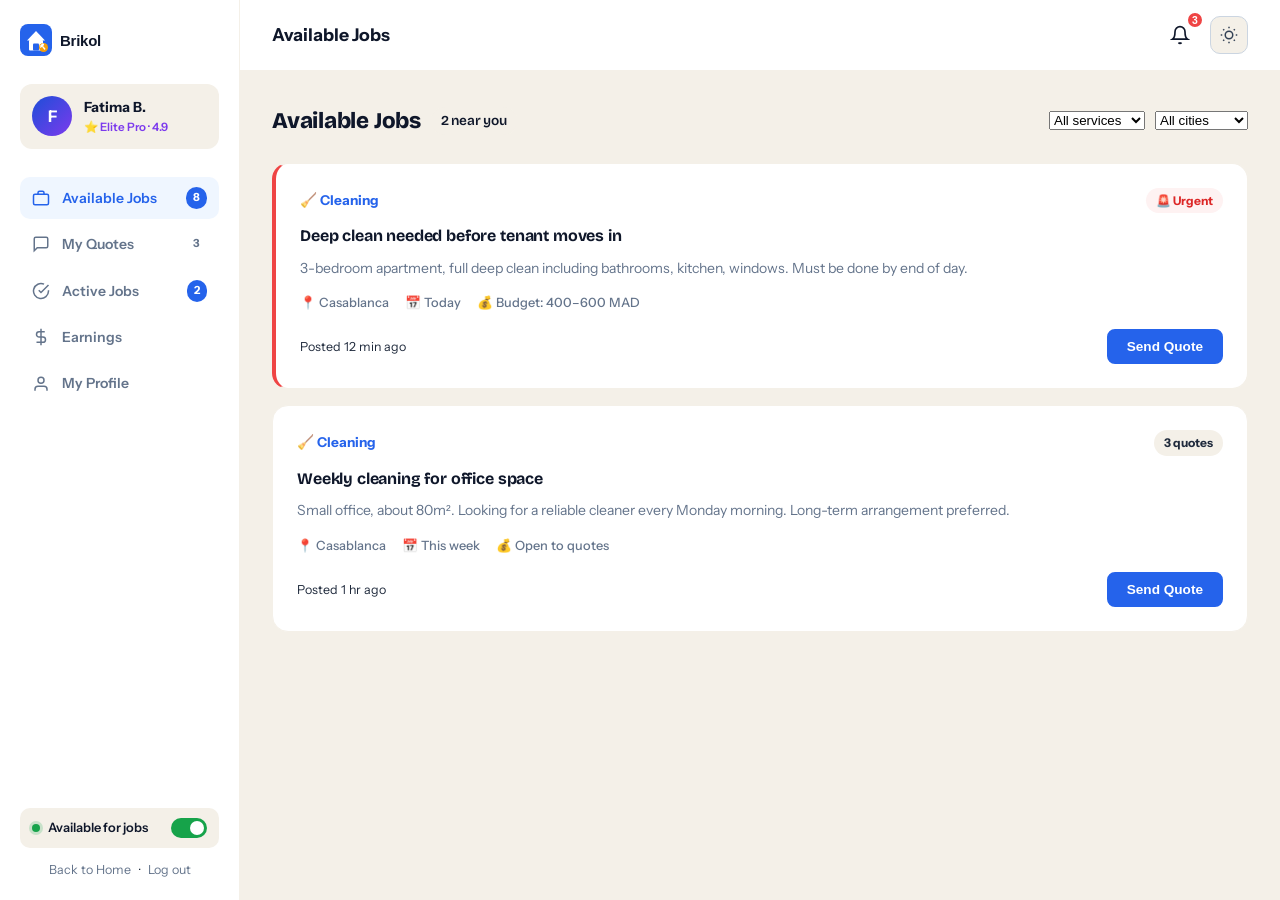
<file: dashboard-pro.html>
<!DOCTYPE html>
<html lang="en" dir="ltr">
<head>
    <meta charset="UTF-8">
    <meta name="viewport" content="width=device-width, initial-scale=1.0">
    <title>Pro Dashboard — Brikol</title>
    <link rel="stylesheet" href="styles.css">
    <link rel="stylesheet" href="dashboard-pro.css">
    <link rel="preconnect" href="https://fonts.googleapis.com">
    <link rel="preconnect" href="https://fonts.gstatic.com" crossorigin>
    <link href="https://fonts.googleapis.com/css2?family=Bricolage+Grotesque:opsz,wght@12..96,400..800&family=Instrument+Sans:wght@400;500;600;700&display=swap" rel="stylesheet">
</head>
<body>

    <!-- ===== SIDEBAR ===== -->
    <aside class="dash-sidebar" id="dashSidebar">

        <div class="dash-sidebar-top">
            <a href="index.html" class="dash-logo">
                <img src="logo.svg" id="sidebarLogo" height="32" alt="Brikol">
            </a>

            <!-- Pro profile block -->
            <div class="dash-user">
                <div class="dash-avatar pro-avatar">F</div>
                <div class="dash-user-info">
                    <div class="dash-user-name">Fatima B.</div>
                    <div class="dash-user-role pro-role">⭐ Elite Pro · 4.9</div>
                </div>
            </div>

            <!-- Navigation -->
            <nav class="dash-nav">
                <a href="#" class="dash-nav-item active" data-tab="jobs" onclick="showTab('jobs', this)">
                    <svg viewBox="0 0 24 24" fill="none" stroke="currentColor" stroke-width="2"><rect x="2" y="7" width="20" height="14" rx="2"/><path d="M16 7V5a2 2 0 00-2-2h-4a2 2 0 00-2 2v2"/></svg>
                    Available Jobs
                    <span class="dash-nav-badge new" id="badgeJobs">8</span>
                </a>
                <a href="#" class="dash-nav-item" data-tab="quotes" onclick="showTab('quotes', this)">
                    <svg viewBox="0 0 24 24" fill="none" stroke="currentColor" stroke-width="2"><path d="M21 15a2 2 0 01-2 2H7l-4 4V5a2 2 0 012-2h14a2 2 0 012 2z"/></svg>
                    My Quotes
                    <span class="dash-nav-badge" id="badgeQuotes">3</span>
                </a>
                <a href="#" class="dash-nav-item" data-tab="active" onclick="showTab('active', this)">
                    <svg viewBox="0 0 24 24" fill="none" stroke="currentColor" stroke-width="2"><path d="M22 11.08V12a10 10 0 11-5.93-9.14"/><polyline points="22 4 12 14.01 9 11.01"/></svg>
                    Active Jobs
                    <span class="dash-nav-badge new" id="badgeActive">2</span>
                </a>
                <a href="#" class="dash-nav-item" data-tab="earnings" onclick="showTab('earnings', this)">
                    <svg viewBox="0 0 24 24" fill="none" stroke="currentColor" stroke-width="2"><line x1="12" y1="1" x2="12" y2="23"/><path d="M17 5H9.5a3.5 3.5 0 000 7h5a3.5 3.5 0 010 7H6"/></svg>
                    Earnings
                </a>
                <a href="#" class="dash-nav-item" data-tab="profile" onclick="showTab('profile', this)">
                    <svg viewBox="0 0 24 24" fill="none" stroke="currentColor" stroke-width="2"><path d="M20 21v-2a4 4 0 00-4-4H8a4 4 0 00-4 4v2"/><circle cx="12" cy="7" r="4"/></svg>
                    My Profile
                </a>
            </nav>
        </div>

        <div class="dash-sidebar-bottom">
            <!-- Online toggle -->
            <div class="online-toggle">
                <div class="online-toggle-info">
                    <div class="online-dot active" id="onlineDot"></div>
                    <span id="onlineLabel">Available for jobs</span>
                </div>
                <button class="toggle-switch active" id="onlineToggle" onclick="toggleOnline()"></button>
            </div>
            <div class="dash-sidebar-links">
                <a href="index.html">Back to Home</a>
                <span>·</span>
                <a href="#" onclick="localStorage.removeItem('brikol-user'); window.location.href='index.html'; return false;">Log out</a>
            </div>
        </div>
    </aside>

    <!-- Overlay (mobile) -->
    <div class="sidebar-overlay" id="sidebarOverlay" onclick="closeSidebar()"></div>

    <!-- ===== BOTTOM TAB BAR (mobile) ===== -->
    <nav class="dash-bottombar" id="dashBottombar">
        <button class="bottombar-item active" data-tab="jobs" onclick="showTab('jobs', null)">
            <svg viewBox="0 0 24 24" fill="none" stroke="currentColor" stroke-width="2"><rect x="2" y="7" width="20" height="14" rx="2"/><path d="M16 7V5a2 2 0 00-2-2h-4a2 2 0 00-2 2v2"/></svg>
            <span>Jobs</span>
        </button>
        <button class="bottombar-item" data-tab="quotes" onclick="showTab('quotes', null)">
            <svg viewBox="0 0 24 24" fill="none" stroke="currentColor" stroke-width="2"><path d="M21 15a2 2 0 01-2 2H7l-4 4V5a2 2 0 012-2h14a2 2 0 012 2z"/></svg>
            <span>Quotes</span>
        </button>
        <button class="bottombar-item" data-tab="active" onclick="showTab('active', null)">
            <svg viewBox="0 0 24 24" fill="none" stroke="currentColor" stroke-width="2"><path d="M22 11.08V12a10 10 0 11-5.93-9.14"/><polyline points="22 4 12 14.01 9 11.01"/></svg>
            <span>Active</span>
        </button>
        <button class="bottombar-item" data-tab="earnings" onclick="showTab('earnings', null)">
            <svg viewBox="0 0 24 24" fill="none" stroke="currentColor" stroke-width="2"><line x1="12" y1="1" x2="12" y2="23"/><path d="M17 5H9.5a3.5 3.5 0 000 7h5a3.5 3.5 0 010 7H6"/></svg>
            <span>Earnings</span>
        </button>
        <button class="bottombar-item" data-tab="profile" onclick="showTab('profile', null)">
            <svg viewBox="0 0 24 24" fill="none" stroke="currentColor" stroke-width="2"><path d="M20 21v-2a4 4 0 00-4-4H8a4 4 0 00-4 4v2"/><circle cx="12" cy="7" r="4"/></svg>
            <span>Profile</span>
        </button>
    </nav>

    <!-- ===== MAIN ===== -->
    <main class="dash-main">

        <!-- Top bar -->
        <header class="dash-topbar">
            <button class="dash-menu-btn" id="menuBtn" onclick="toggleSidebar()">
                <svg viewBox="0 0 24 24" fill="none" stroke="currentColor" stroke-width="2"><line x1="3" y1="6" x2="21" y2="6"/><line x1="3" y1="12" x2="21" y2="12"/><line x1="3" y1="18" x2="21" y2="18"/></svg>
            </button>
            <div class="dash-topbar-title" id="topbarTitle">Available Jobs</div>
            <div class="dash-topbar-actions">
                <!-- Notification Bell -->
                <div class="notif-wrap" id="notifWrap">
                    <button class="notif-btn" onclick="toggleNotifications()" aria-label="Notifications">
                        <svg viewBox="0 0 24 24" fill="none" stroke="currentColor" stroke-width="2" width="20" height="20"><path d="M18 8A6 6 0 006 8c0 7-3 9-3 9h18s-3-2-3-9"/><path d="M13.73 21a2 2 0 01-3.46 0"/></svg>
                        <span class="notif-badge" id="notifBadge">3</span>
                    </button>
                    <div class="notif-dropdown hidden" id="notifDropdown">
                        <div class="notif-header">
                            <span class="notif-title">Notifications</span>
                            <button class="notif-mark-all" onclick="markAllRead()">Mark all read</button>
                        </div>
                        <div class="notif-list">
                            <div class="notif-item unread" onclick="markRead(this)">
                                <div class="notif-icon green">✅</div>
                                <div class="notif-body">
                                    <div class="notif-text"><strong>Quote accepted!</strong> Youssef M. accepted your quote of 280 MAD</div>
                                    <div class="notif-time">30 min ago</div>
                                </div>
                                <div class="notif-dot"></div>
                            </div>
                            <div class="notif-item unread" onclick="markRead(this)">
                                <div class="notif-icon blue">💼</div>
                                <div class="notif-body">
                                    <div class="notif-text"><strong>New job nearby</strong> — Deep clean 3-bedroom in Casablanca</div>
                                    <div class="notif-time">1 hr ago</div>
                                </div>
                                <div class="notif-dot"></div>
                            </div>
                            <div class="notif-item unread" onclick="markRead(this)">
                                <div class="notif-icon yellow">⭐</div>
                                <div class="notif-body">
                                    <div class="notif-text"><strong>5-star review</strong> from Amina R. — "Absolutely fantastic work!"</div>
                                    <div class="notif-time">3 hrs ago</div>
                                </div>
                                <div class="notif-dot"></div>
                            </div>
                            <div class="notif-item" onclick="markRead(this)">
                                <div class="notif-icon gray">📅</div>
                                <div class="notif-body">
                                    <div class="notif-text">Reminder: Job tomorrow at 10am — Amina R., Casablanca</div>
                                    <div class="notif-time">Yesterday</div>
                                </div>
                            </div>
                            <div class="notif-item" onclick="markRead(this)">
                                <div class="notif-icon gray">🔔</div>
                                <div class="notif-body">
                                    <div class="notif-text">Your ID has been <strong>verified</strong> — your Verified badge is now live</div>
                                    <div class="notif-time">2 days ago</div>
                                </div>
                            </div>
                        </div>
                    </div>
                </div>

                <button class="theme-toggle" id="themeToggle" aria-label="Toggle dark mode" onclick="toggleTheme()">
                    <svg class="icon-sun" viewBox="0 0 24 24" fill="none" stroke="currentColor" stroke-width="2"><circle cx="12" cy="12" r="5"/><path d="M12 1v2M12 21v2M4.22 4.22l1.42 1.42M18.36 18.36l1.42 1.42M1 12h2M21 12h2M4.22 19.78l1.42-1.42M18.36 5.64l1.42-1.42"/></svg>
                    <svg class="icon-moon" viewBox="0 0 24 24" fill="none" stroke="currentColor" stroke-width="2"><path d="M21 12.79A9 9 0 1111.21 3 7 7 0 0021 12.79z"/></svg>
                </button>
            </div>
        </header>

        <!-- ===== TAB: AVAILABLE JOBS ===== -->
        <div class="dash-tab" id="tab-jobs">
            <div class="tab-header">
                <h2>Available Jobs <span class="tab-count">8 near you</span></h2>
                <div class="job-filters">
                    <select class="filter-select-sm" id="filterService" onchange="applyJobFilters()">
                        <option value="">All services</option>
                        <option value="cleaning">🧹 Cleaning</option>
                        <option value="plumbing">🔧 Plumbing</option>
                        <option value="electricity">⚡ Electrical</option>
                        <option value="furniture">🪑 Furniture</option>
                        <option value="painting">🖌️ Painting</option>
                    </select>
                    <select class="filter-select-sm" id="filterCity" onchange="applyJobFilters()">
                        <option value="">All cities</option>
                        <option value="casablanca">Casablanca</option>
                        <option value="rabat">Rabat</option>
                        <option value="marrakech">Marrakech</option>
                    </select>
                </div>
            </div>

            <div class="available-jobs-list">

                <!-- Job Card 1 -->
                <div class="avail-job-card urgent" data-service="cleaning" data-city="casablanca">
                    <div class="avail-job-header">
                        <div class="avail-job-service">🧹 Cleaning</div>
                        <span class="avail-job-badge urgent-badge">🚨 Urgent</span>
                    </div>
                    <h3 class="avail-job-title">Deep clean needed before tenant moves in</h3>
                    <p class="avail-job-desc">3-bedroom apartment, full deep clean including bathrooms, kitchen, windows. Must be done by end of day.</p>
                    <div class="avail-job-meta">
                        <span>📍 Casablanca</span>
                        <span>📅 Today</span>
                        <span>💰 Budget: 400–600 MAD</span>
                    </div>
                    <div class="avail-job-footer">
                        <span class="avail-job-time">Posted 12 min ago</span>
                        <button class="btn btn-primary btn-sm" onclick="openQuoteModal(this, 'Deep clean needed before tenant moves in')">Send Quote</button>
                    </div>
                </div>

                <!-- Job Card 2 -->
                <div class="avail-job-card" data-service="cleaning" data-city="casablanca">
                    <div class="avail-job-header">
                        <div class="avail-job-service">🧹 Cleaning</div>
                        <span class="avail-job-badge">3 quotes</span>
                    </div>
                    <h3 class="avail-job-title">Weekly cleaning for office space</h3>
                    <p class="avail-job-desc">Small office, about 80m². Looking for a reliable cleaner every Monday morning. Long-term arrangement preferred.</p>
                    <div class="avail-job-meta">
                        <span>📍 Casablanca</span>
                        <span>📅 This week</span>
                        <span>💰 Open to quotes</span>
                    </div>
                    <div class="avail-job-footer">
                        <span class="avail-job-time">Posted 1 hr ago</span>
                        <button class="btn btn-primary btn-sm" onclick="openQuoteModal(this, 'Weekly cleaning for office space')">Send Quote</button>
                    </div>
                </div>

                <!-- Job Card 3 -->
                <div class="avail-job-card" data-service="plumbing" data-city="rabat">
                    <div class="avail-job-header">
                        <div class="avail-job-service">🔧 Plumbing</div>
                        <span class="avail-job-badge urgent-badge">🚨 Urgent</span>
                    </div>
                    <h3 class="avail-job-title">Water leak under kitchen sink</h3>
                    <p class="avail-job-desc">Pipe is leaking under the sink, water dripping onto the floor. Need it fixed ASAP, available all day.</p>
                    <div class="avail-job-meta">
                        <span>📍 Rabat</span>
                        <span>📅 Today</span>
                        <span>💰 Budget: 200–350 MAD</span>
                    </div>
                    <div class="avail-job-footer">
                        <span class="avail-job-time">Posted 25 min ago</span>
                        <button class="btn btn-primary btn-sm" onclick="openQuoteModal(this, 'Water leak under kitchen sink')">Send Quote</button>
                    </div>
                </div>

                <!-- Job Card 4 -->
                <div class="avail-job-card" data-service="painting" data-city="casablanca">
                    <div class="avail-job-header">
                        <div class="avail-job-service">🖌️ Painting</div>
                        <span class="avail-job-badge">1 quote</span>
                    </div>
                    <h3 class="avail-job-title">Paint living room and hallway</h3>
                    <p class="avail-job-desc">Two-room repaint, currently white, want a warm beige. Walls only, no ceiling. I'll provide the paint.</p>
                    <div class="avail-job-meta">
                        <span>📍 Casablanca</span>
                        <span>📅 This weekend</span>
                        <span>💰 Budget: 500–800 MAD</span>
                    </div>
                    <div class="avail-job-footer">
                        <span class="avail-job-time">Posted 3 hrs ago</span>
                        <button class="btn btn-primary btn-sm" onclick="openQuoteModal(this, 'Paint living room and hallway')">Send Quote</button>
                    </div>
                </div>

                <!-- Job Card 5 -->
                <div class="avail-job-card" data-service="furniture" data-city="casablanca">
                    <div class="avail-job-header">
                        <div class="avail-job-service">🪑 Furniture</div>
                        <span class="avail-job-badge">0 quotes</span>
                    </div>
                    <h3 class="avail-job-title">IKEA wardrobe assembly (PAX system)</h3>
                    <p class="avail-job-desc">Large PAX wardrobe with 4 doors and interior fittings. Estimated 3–4 hours of work.</p>
                    <div class="avail-job-meta">
                        <span>📍 Casablanca</span>
                        <span>📅 Tomorrow</span>
                        <span>💰 Open to quotes</span>
                    </div>
                    <div class="avail-job-footer">
                        <span class="avail-job-time">Posted 5 hrs ago</span>
                        <button class="btn btn-primary btn-sm" onclick="openQuoteModal(this, 'IKEA wardrobe assembly (PAX system)')">Send Quote</button>
                    </div>
                </div>

                <!-- Job Card 6 -->
                <div class="avail-job-card" data-service="electricity" data-city="marrakech">
                    <div class="avail-job-header">
                        <div class="avail-job-service">⚡ Electrical</div>
                        <span class="avail-job-badge">2 quotes</span>
                    </div>
                    <h3 class="avail-job-title">Install 3 ceiling lights in new apartment</h3>
                    <p class="avail-job-desc">New apartment, need 3 ceiling light fixtures installed. Wiring is already in place. Quick job.</p>
                    <div class="avail-job-meta">
                        <span>📍 Marrakech</span>
                        <span>📅 Flexible</span>
                        <span>💰 Budget: 250–400 MAD</span>
                    </div>
                    <div class="avail-job-footer">
                        <span class="avail-job-time">Posted 1 day ago</span>
                        <button class="btn btn-primary btn-sm" onclick="openQuoteModal(this, 'Install 3 ceiling lights in new apartment')">Send Quote</button>
                    </div>
                </div>

            </div>
        </div>

        <!-- ===== TAB: MY QUOTES ===== -->
        <div class="dash-tab hidden" id="tab-quotes">
            <div class="tab-header">
                <h2>My Quotes <span class="tab-count">3 sent</span></h2>
            </div>

            <div class="my-quotes-list">

                <div class="my-quote-card pending">
                    <div class="mq-left">
                        <div class="mq-service">🧹 Cleaning</div>
                        <h3 class="mq-title">Post-renovation cleanup — 2 rooms</h3>
                        <div class="mq-meta">📍 Casablanca · Posted 2 days ago</div>
                    </div>
                    <div class="mq-right">
                        <div class="mq-price">320 MAD</div>
                        <div class="mq-status pending">⏳ Waiting</div>
                        <div class="mq-sent">Sent 1 day ago</div>
                    </div>
                </div>

                <div class="my-quote-card accepted">
                    <div class="mq-left">
                        <div class="mq-service">🧹 Cleaning</div>
                        <h3 class="mq-title">Weekly office cleaning — Monday mornings</h3>
                        <div class="mq-meta">📍 Casablanca · Posted 3 days ago</div>
                    </div>
                    <div class="mq-right">
                        <div class="mq-price">280 MAD</div>
                        <div class="mq-status accepted">✅ Accepted</div>
                        <div class="mq-sent">Sent 2 days ago</div>
                    </div>
                </div>

                <div class="my-quote-card declined">
                    <div class="mq-left">
                        <div class="mq-service">🧹 Cleaning</div>
                        <h3 class="mq-title">Deep clean 3-bedroom apartment</h3>
                        <div class="mq-meta">📍 Rabat · Posted 5 days ago</div>
                    </div>
                    <div class="mq-right">
                        <div class="mq-price">500 MAD</div>
                        <div class="mq-status declined">❌ Declined</div>
                        <div class="mq-sent">Sent 4 days ago</div>
                    </div>
                </div>

            </div>
        </div>

        <!-- ===== TAB: ACTIVE JOBS ===== -->
        <div class="dash-tab hidden" id="tab-active">
            <div class="tab-header">
                <h2>Active Jobs <span class="tab-count">2 in progress</span></h2>
            </div>

            <div class="active-jobs-list">

                <div class="active-job-card">
                    <div class="active-job-top">
                        <div>
                            <div class="active-job-service">🧹 Cleaning</div>
                            <h3 class="active-job-title">Weekly office cleaning — Monday mornings</h3>
                        </div>
                        <span class="active-badge">🔄 In progress</span>
                    </div>
                    <p class="active-job-desc">Small office, about 80m². Every Monday morning starting this week.</p>
                    <div class="active-job-meta">
                        <span>📍 Casablanca</span>
                        <span>📅 Next: Monday 19 May</span>
                        <span>💰 280 MAD agreed</span>
                    </div>
                    <div class="active-job-customer">
                        <div class="customer-avatar">Y</div>
                        <div class="customer-info">
                            <div class="customer-name">Youssef M.</div>
                            <div class="customer-location">Casablanca</div>
                        </div>
                        <a href="https://wa.me/212600000000" class="btn btn-whatsapp" target="_blank">
                            <svg viewBox="0 0 24 24" fill="currentColor" width="16" height="16"><path d="M17.472 14.382c-.297-.149-1.758-.867-2.03-.967-.273-.099-.471-.148-.67.15-.197.297-.767.966-.94 1.164-.173.199-.347.223-.644.075-.297-.15-1.255-.463-2.39-1.475-.883-.788-1.48-1.761-1.653-2.059-.173-.297-.018-.458.13-.606.134-.133.298-.347.446-.52.149-.174.198-.298.298-.497.099-.198.05-.371-.025-.52-.075-.149-.669-1.612-.916-2.207-.242-.579-.487-.5-.669-.51-.173-.008-.371-.01-.57-.01-.198 0-.52.074-.792.372-.272.297-1.04 1.016-1.04 2.479 0 1.462 1.065 2.875 1.213 3.074.149.198 2.096 3.2 5.077 4.487.709.306 1.262.489 1.694.625.712.227 1.36.195 1.871.118.571-.085 1.758-.719 2.006-1.413.248-.694.248-1.289.173-1.413-.074-.124-.272-.198-.57-.347z"/><path d="M12 0C5.373 0 0 5.373 0 12c0 2.123.554 4.118 1.528 5.855L0 24l6.335-1.505A11.96 11.96 0 0012 24c6.627 0 12-5.373 12-12S18.627 0 12 0zm0 21.818a9.818 9.818 0 01-5.028-1.381l-.36-.214-3.732.887.934-3.618-.235-.372A9.818 9.818 0 112 12c0-5.427 4.373-9.818 9.818-9.818 5.427 0 9.818 4.391 9.818 9.818 0 5.427-4.391 9.818-9.818 9.818z"/></svg>
                            WhatsApp
                        </a>
                    </div>
                </div>

                <div class="active-job-card">
                    <div class="active-job-top">
                        <div>
                            <div class="active-job-service">🧹 Cleaning</div>
                            <h3 class="active-job-title">Home cleaning — 2 bedroom apartment</h3>
                        </div>
                        <span class="active-badge">🔄 In progress</span>
                    </div>
                    <p class="active-job-desc">Regular home cleaning, 2 bedrooms + living room + bathroom. Customer prefers eco-friendly products.</p>
                    <div class="active-job-meta">
                        <span>📍 Casablanca</span>
                        <span>📅 Today, 15:00</span>
                        <span>💰 350 MAD agreed</span>
                    </div>
                    <div class="active-job-customer">
                        <div class="customer-avatar" style="background:#FCE7F3;color:#9D174D;">A</div>
                        <div class="customer-info">
                            <div class="customer-name">Amina R.</div>
                            <div class="customer-location">Casablanca</div>
                        </div>
                        <a href="https://wa.me/212600000001" class="btn btn-whatsapp" target="_blank">
                            <svg viewBox="0 0 24 24" fill="currentColor" width="16" height="16"><path d="M17.472 14.382c-.297-.149-1.758-.867-2.03-.967-.273-.099-.471-.148-.67.15-.197.297-.767.966-.94 1.164-.173.199-.347.223-.644.075-.297-.15-1.255-.463-2.39-1.475-.883-.788-1.48-1.761-1.653-2.059-.173-.297-.018-.458.13-.606.134-.133.298-.347.446-.52.149-.174.198-.298.298-.497.099-.198.05-.371-.025-.52-.075-.149-.669-1.612-.916-2.207-.242-.579-.487-.5-.669-.51-.173-.008-.371-.01-.57-.01-.198 0-.52.074-.792.372-.272.297-1.04 1.016-1.04 2.479 0 1.462 1.065 2.875 1.213 3.074.149.198 2.096 3.2 5.077 4.487.709.306 1.262.489 1.694.625.712.227 1.36.195 1.871.118.571-.085 1.758-.719 2.006-1.413.248-.694.248-1.289.173-1.413-.074-.124-.272-.198-.57-.347z"/><path d="M12 0C5.373 0 0 5.373 0 12c0 2.123.554 4.118 1.528 5.855L0 24l6.335-1.505A11.96 11.96 0 0012 24c6.627 0 12-5.373 12-12S18.627 0 12 0zm0 21.818a9.818 9.818 0 01-5.028-1.381l-.36-.214-3.732.887.934-3.618-.235-.372A9.818 9.818 0 112 12c0-5.427 4.373-9.818 9.818-9.818 5.427 0 9.818 4.391 9.818 9.818 0 5.427-4.391 9.818-9.818 9.818z"/></svg>
                            WhatsApp
                        </a>
                    </div>
                </div>

            </div>
        </div>

        <!-- ===== TAB: EARNINGS ===== -->
        <div class="dash-tab hidden" id="tab-earnings">
            <div class="tab-header">
                <h2>Earnings</h2>
            </div>

            <!-- Stats row -->
            <div class="earnings-stats">
                <div class="earn-stat-card">
                    <div class="earn-stat-label">This month</div>
                    <div class="earn-stat-value">4,850 MAD</div>
                    <div class="earn-stat-sub">+12% vs last month</div>
                </div>
                <div class="earn-stat-card">
                    <div class="earn-stat-label">Total earned</div>
                    <div class="earn-stat-value">38,200 MAD</div>
                    <div class="earn-stat-sub">Since joining Brikol</div>
                </div>
                <div class="earn-stat-card">
                    <div class="earn-stat-label">Jobs completed</div>
                    <div class="earn-stat-value">187</div>
                    <div class="earn-stat-sub">⭐ Elite Pro status</div>
                </div>
                <div class="earn-stat-card">
                    <div class="earn-stat-label">Avg. per job</div>
                    <div class="earn-stat-value">204 MAD</div>
                    <div class="earn-stat-sub">Based on last 30 days</div>
                </div>
            </div>

            <!-- Monthly goal -->
            <div class="earn-goal-card">
                <div class="earn-goal-top">
                    <span class="earn-goal-label">Monthly goal</span>
                    <span class="earn-goal-value">4,850 / 6,000 MAD</span>
                </div>
                <div class="earn-goal-bar">
                    <div class="earn-goal-fill" style="width: 81%"></div>
                </div>
                <div class="earn-goal-sub">81% reached · 1,150 MAD to go</div>
            </div>

            <!-- Transaction history -->
            <div class="earn-history">
                <h3>Recent payments</h3>
                <div class="earn-tx-list">
                    <div class="earn-tx">
                        <div class="earn-tx-icon">🧹</div>
                        <div class="earn-tx-info">
                            <div class="earn-tx-title">Home cleaning — Amina R.</div>
                            <div class="earn-tx-date">Today</div>
                        </div>
                        <div class="earn-tx-amount">+350 MAD</div>
                    </div>
                    <div class="earn-tx">
                        <div class="earn-tx-icon">🧹</div>
                        <div class="earn-tx-info">
                            <div class="earn-tx-title">Office cleaning — Youssef M.</div>
                            <div class="earn-tx-date">Yesterday</div>
                        </div>
                        <div class="earn-tx-amount">+280 MAD</div>
                    </div>
                    <div class="earn-tx">
                        <div class="earn-tx-icon">🧹</div>
                        <div class="earn-tx-info">
                            <div class="earn-tx-title">Deep clean — Nadia S.</div>
                            <div class="earn-tx-date">3 days ago</div>
                        </div>
                        <div class="earn-tx-amount">+480 MAD</div>
                    </div>
                    <div class="earn-tx">
                        <div class="earn-tx-icon">🧹</div>
                        <div class="earn-tx-info">
                            <div class="earn-tx-title">Post-renovation cleanup — Omar T.</div>
                            <div class="earn-tx-date">5 days ago</div>
                        </div>
                        <div class="earn-tx-amount">+400 MAD</div>
                    </div>
                    <div class="earn-tx">
                        <div class="earn-tx-icon">🧹</div>
                        <div class="earn-tx-info">
                            <div class="earn-tx-title">Home cleaning — Rachid A.</div>
                            <div class="earn-tx-date">1 week ago</div>
                        </div>
                        <div class="earn-tx-amount">+320 MAD</div>
                    </div>
                </div>
            </div>
        </div>

        <!-- ===== TAB: MY PROFILE ===== -->
        <div class="dash-tab hidden" id="tab-profile">
            <div class="tab-header">
                <h2>My Profile</h2>
            </div>

            <div class="profile-edit-grid">

                <!-- Profile card preview -->
                <div class="profile-preview-card">
                    <div class="pp-avatar">F</div>
                    <div class="pp-name">Fatima B.</div>
                    <div class="pp-specialty">Home Cleaner · 5 yrs exp</div>
                    <div class="pp-rating">★★★★★ 4.9 <span>(124 reviews)</span></div>
                    <div class="pp-badges">
                        <span class="pp-badge elite">⭐ Elite Pro</span>
                        <span class="pp-badge verified">✅ Verified</span>
                    </div>
                    <a href="pro-profile.html" class="btn btn-outline btn-sm" style="margin-top:16px">View public profile →</a>
                </div>

                <!-- Edit form -->
                <div class="profile-edit-form">
                    <div class="edit-section">
                        <h3>Personal info</h3>
                        <div class="edit-field">
                            <label>Full name</label>
                            <input type="text" value="Fatima Benali" class="edit-input">
                        </div>
                        <div class="edit-field">
                            <label>Phone (WhatsApp)</label>
                            <input type="text" value="+212 6 00 00 00 00" class="edit-input">
                        </div>
                        <div class="edit-field">
                            <label>City</label>
                            <select class="edit-input">
                                <option selected>Casablanca</option>
                                <option>Rabat</option>
                                <option>Marrakech</option>
                                <option>Fès</option>
                                <option>Tanger</option>
                                <option>Agadir</option>
                            </select>
                        </div>
                    </div>

                    <div class="edit-section">
                        <h3>About me</h3>
                        <div class="edit-field">
                            <textarea class="edit-input edit-textarea" rows="4">Experienced professional with years of hands-on work across Casablanca. Clean, punctual, and reliable — your satisfaction is guaranteed. I bring all my own equipment and use eco-friendly products upon request. Weekend bookings are available.</textarea>
                        </div>
                    </div>

                    <div class="edit-section">
                        <h3>Services offered</h3>
                        <div class="services-checkboxes">
                            <label class="service-check" data-service="cleaning"><input type="checkbox" checked> 🧹 Cleaning</label>
                            <label class="service-check" data-service="plumbing"><input type="checkbox"> 🔧 Plumbing</label>
                            <label class="service-check" data-service="electricity"><input type="checkbox"> ⚡ Electrical</label>
                            <label class="service-check" data-service="furniture"><input type="checkbox"> 🪑 Furniture Assembly</label>
                            <label class="service-check" data-service="painting"><input type="checkbox"> 🖌️ Painting</label>
                        </div>
                    </div>

                    <button class="btn btn-primary" style="width:100%">Save changes</button>
                </div>

            </div>
        </div>

    </main>

    <!-- ===== QUOTE MODAL ===== -->
    <div class="modal-overlay hidden" id="quoteModal">
        <div class="modal">
            <div class="modal-header">
                <h3>Send a Quote</h3>
                <button class="modal-close" onclick="closeQuoteModal()">✕</button>
            </div>
            <div class="modal-body">
                <div class="modal-job-title" id="modalJobTitle">Job title here</div>
                <div class="edit-field" style="margin-top:16px">
                    <label>Your price (MAD)</label>
                    <div style="display:flex;gap:8px;align-items:center">
                        <input type="number" class="edit-input" id="quotePrice" placeholder="e.g. 350" style="flex:1">
                        <span style="font-weight:600;color:var(--gray-500)">MAD</span>
                    </div>
                </div>
                <div class="edit-field">
                    <label>Message to customer <span style="color:var(--gray-400);font-weight:400">(optional)</span></label>
                    <textarea class="edit-input edit-textarea" id="quoteMessage" rows="3" placeholder="e.g. I can be there by 2pm, I have all equipment needed..."></textarea>
                </div>
                <div class="edit-field">
                    <label>Estimated duration</label>
                    <select class="edit-input" id="quoteDuration">
                        <option>Less than 1 hour</option>
                        <option>1–2 hours</option>
                        <option selected>2–3 hours</option>
                        <option>Half day</option>
                        <option>Full day</option>
                        <option>Multiple days</option>
                    </select>
                </div>
            </div>
            <div class="modal-footer">
                <button class="btn btn-ghost" onclick="closeQuoteModal()">Cancel</button>
                <button class="btn btn-primary" onclick="submitQuote()">Send Quote</button>
            </div>
        </div>
    </div>

    <script src="dashboard-pro.js"></script>
</body>
</html>
</file>
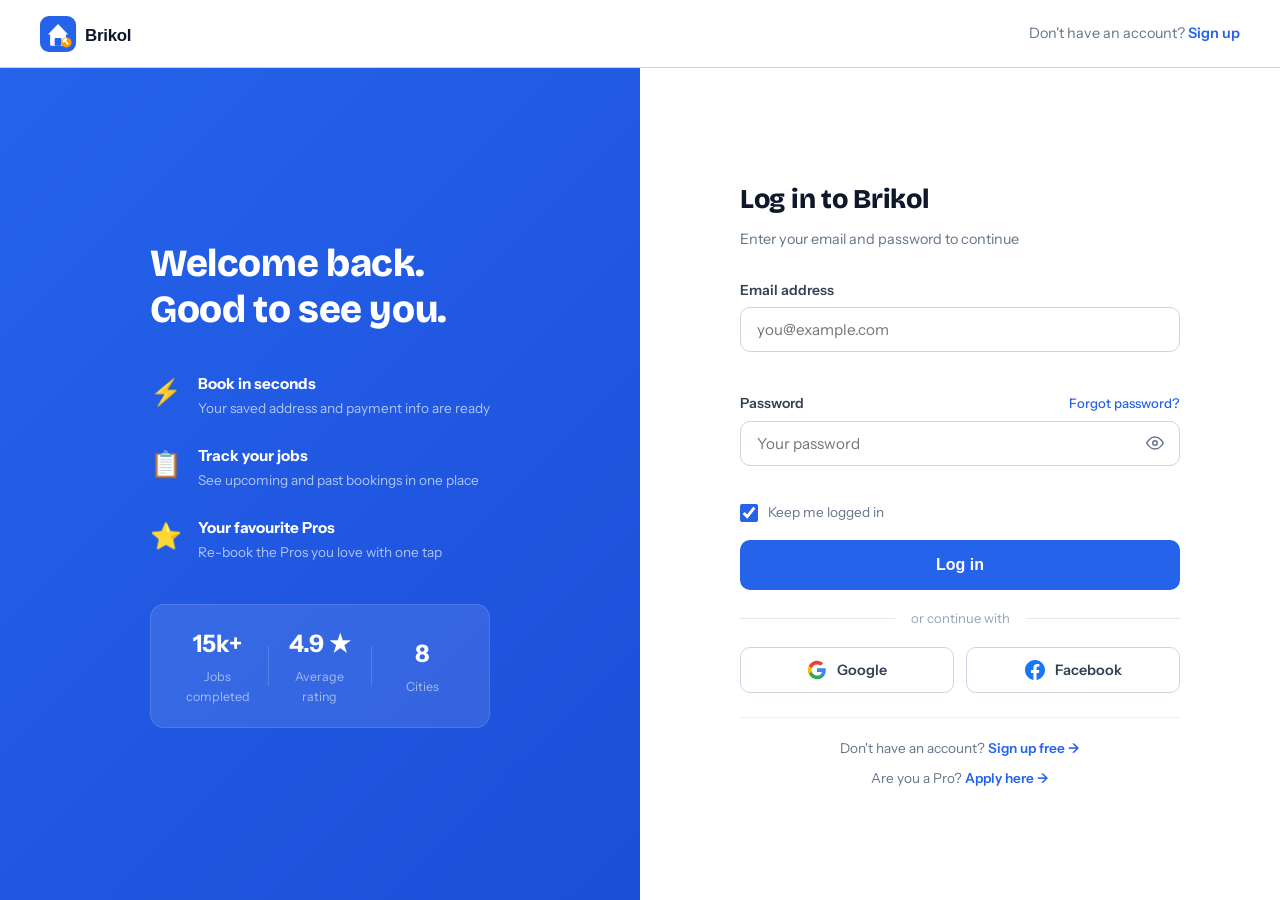
<file: login.html>
<!DOCTYPE html>
<html lang="en" dir="ltr">
<head>
    <meta charset="UTF-8">
    <meta name="viewport" content="width=device-width, initial-scale=1.0">
    <title>Log in — Brikol</title>
    <link rel="stylesheet" href="styles.css">
    <link rel="stylesheet" href="auth.css">
    <link rel="preconnect" href="https://fonts.googleapis.com">
    <link rel="preconnect" href="https://fonts.gstatic.com" crossorigin>
    <link href="https://fonts.googleapis.com/css2?family=Bricolage+Grotesque:opsz,wght@12..96,400..800&family=Instrument+Sans:wght@400;500;600;700&display=swap" rel="stylesheet">
</head>
<body class="auth-body">

    <!-- Navbar -->
    <nav class="auth-nav">
        <a href="index.html" class="logo">
            
            <img src="logo.svg" height="36" alt="Brikol">
        </a>
        <div class="auth-nav-right">
            Don't have an account? <a href="signup-customer.html" class="auth-link">Sign up</a>
        </div>
    </nav>

    <div class="auth-wrapper">

        <!-- Left panel -->
        <div class="auth-left">
            <div class="auth-left-content">
                <h2>Welcome back.<br>Good to see you.</h2>
                <div class="auth-perks">
                    <div class="perk">
                        <div class="perk-icon">⚡</div>
                        <div>
                            <strong>Book in seconds</strong>
                            <p>Your saved address and payment info are ready</p>
                        </div>
                    </div>
                    <div class="perk">
                        <div class="perk-icon">📋</div>
                        <div>
                            <strong>Track your jobs</strong>
                            <p>See upcoming and past bookings in one place</p>
                        </div>
                    </div>
                    <div class="perk">
                        <div class="perk-icon">⭐</div>
                        <div>
                            <strong>Your favourite Pros</strong>
                            <p>Re-book the Pros you love with one tap</p>
                        </div>
                    </div>
                </div>

                <!-- Stats -->
                <div class="login-stats">
                    <div class="login-stat">
                        <div class="login-stat-num">15k+</div>
                        <div class="login-stat-label">Jobs completed</div>
                    </div>
                    <div class="login-stat-divider"></div>
                    <div class="login-stat">
                        <div class="login-stat-num">4.9 ★</div>
                        <div class="login-stat-label">Average rating</div>
                    </div>
                    <div class="login-stat-divider"></div>
                    <div class="login-stat">
                        <div class="login-stat-num">8</div>
                        <div class="login-stat-label">Cities</div>
                    </div>
                </div>
            </div>
        </div>

        <!-- Right panel -->
        <div class="auth-right">
            <div class="auth-form-container">

                <h1 class="auth-title">Log in to Brikol</h1>
                <p class="auth-subtitle">Enter your email and password to continue</p>

                <!-- Error banner (hidden by default) -->
                <div class="login-error-banner" id="loginErrorBanner">
                    <span>⚠️</span>
                    <span id="loginErrorMsg">Incorrect email or password. Please try again.</span>
                </div>

                <form class="auth-form" id="loginForm" novalidate>

                    <div class="form-group">
                        <label for="email">Email address</label>
                        <input type="email" id="email" placeholder="you@example.com" autocomplete="email" required>
                        <span class="field-error" id="emailError"></span>
                    </div>

                    <div class="form-group">
                        <div class="password-label-row">
                            <label for="password">Password</label>
                            <a href="#" class="auth-link forgot-link" onclick="alert('Password reset coming soon — contact support for now.'); return false;">Forgot password?</a>
                        </div>
                        <div class="password-input">
                            <input type="password" id="password" placeholder="Your password" autocomplete="current-password" required>
                            <button type="button" class="toggle-password" onclick="togglePassword('password', this)">
                                <svg viewBox="0 0 24 24" fill="none" stroke="currentColor" stroke-width="2"><path d="M1 12s4-8 11-8 11 8 11 8-4 8-11 8-11-8-11-8z"/><circle cx="12" cy="12" r="3"/></svg>
                            </button>
                        </div>
                        <span class="field-error" id="passwordError"></span>
                    </div>

                    <div class="form-check remember-row">
                        <input type="checkbox" id="remember" checked>
                        <label for="remember">Keep me logged in</label>
                    </div>

                    <button type="submit" class="btn btn-primary btn-full" id="loginBtn">
                        Log in
                    </button>

                    <div class="auth-divider"><span>or continue with</span></div>

                    <div class="social-auth">
                        <button type="button" class="social-btn">
                            <svg viewBox="0 0 24 24" width="20" height="20"><path fill="#4285F4" d="M22.56 12.25c0-.78-.07-1.53-.2-2.25H12v4.26h5.92c-.26 1.37-1.04 2.53-2.21 3.31v2.77h3.57c2.08-1.92 3.28-4.74 3.28-8.09z"/><path fill="#34A853" d="M12 23c2.97 0 5.46-.98 7.28-2.66l-3.57-2.77c-.98.66-2.23 1.06-3.71 1.06-2.86 0-5.29-1.93-6.16-4.53H2.18v2.84C3.99 20.53 7.7 23 12 23z"/><path fill="#FBBC05" d="M5.84 14.09c-.22-.66-.35-1.36-.35-2.09s.13-1.43.35-2.09V7.07H2.18C1.43 8.55 1 10.22 1 12s.43 3.45 1.18 4.93l2.85-2.22.81-.62z"/><path fill="#EA4335" d="M12 5.38c1.62 0 3.06.56 4.21 1.64l3.15-3.15C17.45 2.09 14.97 1 12 1 7.7 1 3.99 3.47 2.18 7.07l3.66 2.84c.87-2.6 3.3-4.53 6.16-4.53z"/></svg>
                            Google
                        </button>
                        <button type="button" class="social-btn">
                            <svg viewBox="0 0 24 24" width="20" height="20" fill="#1877F2"><path d="M24 12.073c0-6.627-5.373-12-12-12s-12 5.373-12 12c0 5.99 4.388 10.954 10.125 11.854v-8.385H7.078v-3.47h3.047V9.43c0-3.007 1.792-4.669 4.533-4.669 1.312 0 2.686.235 2.686.235v2.953H15.83c-1.491 0-1.956.925-1.956 1.874v2.25h3.328l-.532 3.47h-2.796v8.385C19.612 23.027 24 18.062 24 12.073z"/></svg>
                            Facebook
                        </button>
                    </div>

                </form>

                <p class="auth-footer-note">
                    Don't have an account? <a href="signup-customer.html" class="auth-link">Sign up free →</a>
                </p>

                <p class="auth-footer-note" style="margin-top: 8px; border-top: none; padding-top: 0;">
                    Are you a Pro? <a href="signup-pro.html" class="auth-link">Apply here →</a>
                </p>

            </div>
        </div>

    </div>

    <script src="auth.js"></script>
    <script src="login.js"></script>
</body>
</html>
</file>
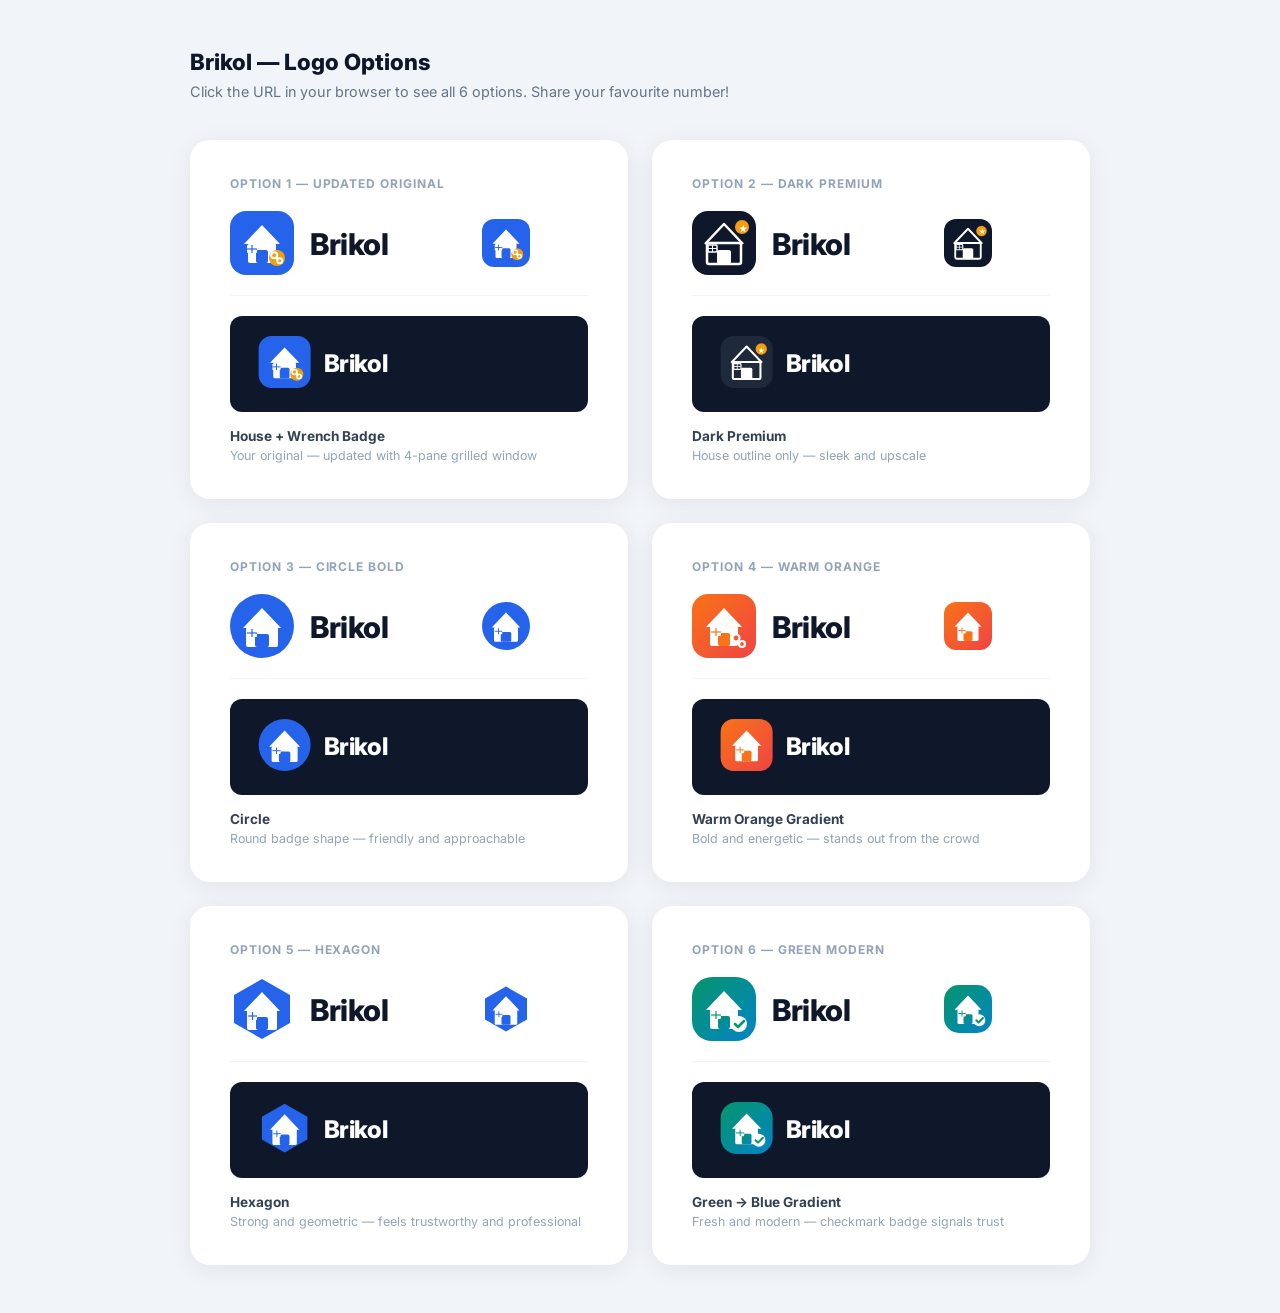
<file: logo-options.html>
<!DOCTYPE html>
<html>
<head>
  <meta charset="UTF-8">
  <title>Brikol Logo Options</title>
  <link href="https://fonts.googleapis.com/css2?family=Inter:wght@400;600;700;800;900&display=swap" rel="stylesheet">
  <style>
    *, *::before, *::after { box-sizing: border-box; margin: 0; padding: 0; }
    body { font-family: Inter, sans-serif; background: #F1F5F9; padding: 48px 32px; }
    h1 { font-size: 1.4rem; font-weight: 800; color: #0F172A; margin-bottom: 8px; }
    p { color: #64748B; font-size: 0.9rem; margin-bottom: 40px; }
    .grid { display: grid; grid-template-columns: repeat(2, 1fr); gap: 24px; max-width: 900px; margin: 0 auto; }
    .card { background: white; border-radius: 20px; padding: 36px 40px; box-shadow: 0 4px 24px rgba(0,0,0,0.07); }
    .card-label { font-size: 0.75rem; font-weight: 700; color: #94A3B8; text-transform: uppercase; letter-spacing: 0.08em; margin-bottom: 20px; }
    .card-name { font-size: 0.85rem; font-weight: 700; color: #334155; margin-top: 16px; }
    .card-desc { font-size: 0.78rem; color: #94A3B8; margin-top: 4px; }
    .logo-row { display: flex; align-items: center; gap: 32px; flex-wrap: wrap; }
    .dark-preview { background: #0F172A; border-radius: 12px; padding: 20px 28px; }
    .divider { height: 1px; background: #F1F5F9; margin: 20px 0; }
    .header { max-width: 900px; margin: 0 auto 40px; }
  </style>
</head>
<body>

<div class="header">
  <h1>Brikol — Logo Options</h1>
  <p>Click the URL in your browser to see all 6 options. Share your favourite number!</p>
</div>

<div class="grid">

  <!-- Option 1: Updated Original (4-pane window) -->
  <div class="card">
    <div class="card-label">Option 1 — Updated Original</div>
    <div class="logo-row">
      <!-- Full logo -->
      <svg xmlns="http://www.w3.org/2000/svg" viewBox="0 0 220 64" fill="none" width="220" height="64">
        <rect width="64" height="64" rx="16" fill="#2563EB"/>
        <rect x="18" y="32" width="28" height="20" rx="2" fill="white"/>
        <polygon points="14,33 32,14 50,33" fill="white"/>
        <rect x="26" y="39" width="12" height="13" rx="2" fill="#2563EB"/>
        <!-- 4-pane grilled window -->
        <rect x="17" y="34" width="10" height="8" rx="1" fill="white"/>
        <line x1="22" y1="34" x2="22" y2="42" stroke="#2563EB" stroke-width="1.2"/>
        <line x1="17" y1="38" x2="27" y2="38" stroke="#2563EB" stroke-width="1.2"/>
        <!-- Wrench badge -->
        <circle cx="47" cy="47" r="8" fill="#F59E0B"/>
        <rect x="45.5" y="43" width="3" height="8" rx="1.5" fill="white" transform="rotate(-45 47 47)"/>
        <circle cx="44.2" cy="44.2" r="3" fill="#F59E0B" stroke="white" stroke-width="2"/>
        <circle cx="49.8" cy="49.8" r="2.5" fill="#F59E0B" stroke="white" stroke-width="2"/>
        <text x="80" y="44" font-family="Inter, sans-serif" font-weight="800" font-size="30" letter-spacing="-0.5" fill="#0F172A">Brikol</text>
      </svg>
      <!-- Icon only -->
      <svg xmlns="http://www.w3.org/2000/svg" viewBox="0 0 64 64" fill="none" width="48" height="48">
        <rect width="64" height="64" rx="16" fill="#2563EB"/>
        <rect x="18" y="32" width="28" height="20" rx="2" fill="white"/>
        <polygon points="14,33 32,14 50,33" fill="white"/>
        <rect x="26" y="39" width="12" height="13" rx="2" fill="#2563EB"/>
        <rect x="17" y="34" width="10" height="8" rx="1" fill="white"/>
        <line x1="22" y1="34" x2="22" y2="42" stroke="#2563EB" stroke-width="1.2"/>
        <line x1="17" y1="38" x2="27" y2="38" stroke="#2563EB" stroke-width="1.2"/>
        <circle cx="47" cy="47" r="8" fill="#F59E0B"/>
        <rect x="45.5" y="43" width="3" height="8" rx="1.5" fill="white" transform="rotate(-45 47 47)"/>
        <circle cx="44.2" cy="44.2" r="3" fill="#F59E0B" stroke="white" stroke-width="2"/>
        <circle cx="49.8" cy="49.8" r="2.5" fill="#F59E0B" stroke="white" stroke-width="2"/>
      </svg>
    </div>
    <div class="divider"></div>
    <div class="dark-preview">
      <svg xmlns="http://www.w3.org/2000/svg" viewBox="0 0 220 64" fill="none" width="180" height="52">
        <rect width="64" height="64" rx="16" fill="#2563EB"/>
        <rect x="18" y="32" width="28" height="20" rx="2" fill="white"/>
        <polygon points="14,33 32,14 50,33" fill="white"/>
        <rect x="26" y="39" width="12" height="13" rx="2" fill="#2563EB"/>
        <rect x="17" y="34" width="10" height="8" rx="1" fill="white"/>
        <line x1="22" y1="34" x2="22" y2="42" stroke="#2563EB" stroke-width="1.2"/>
        <line x1="17" y1="38" x2="27" y2="38" stroke="#2563EB" stroke-width="1.2"/>
        <circle cx="47" cy="47" r="8" fill="#F59E0B"/>
        <rect x="45.5" y="43" width="3" height="8" rx="1.5" fill="white" transform="rotate(-45 47 47)"/>
        <circle cx="44.2" cy="44.2" r="3" fill="#F59E0B" stroke="white" stroke-width="2"/>
        <circle cx="49.8" cy="49.8" r="2.5" fill="#F59E0B" stroke="white" stroke-width="2"/>
        <text x="80" y="44" font-family="Inter, sans-serif" font-weight="800" font-size="30" letter-spacing="-0.5" fill="white">Brikol</text>
      </svg>
    </div>
    <div class="card-name">House + Wrench Badge</div>
    <div class="card-desc">Your original — updated with 4-pane grilled window</div>
  </div>

  <!-- Option 2: Dark Premium -->
  <div class="card">
    <div class="card-label">Option 2 — Dark Premium</div>
    <div class="logo-row">
      <svg xmlns="http://www.w3.org/2000/svg" viewBox="0 0 220 64" fill="none" width="220" height="64">
        <rect width="64" height="64" rx="16" fill="#0F172A"/>
        <!-- House outline only -->
        <polyline points="13,33 32,13 51,33" fill="none" stroke="white" stroke-width="2.5" stroke-linejoin="round"/>
        <rect x="15" y="32" width="34" height="21" rx="2" fill="none" stroke="white" stroke-width="2.5"/>
        <!-- Door white fill -->
        <rect x="25" y="39" width="14" height="14" rx="2" fill="white"/>
        <!-- 4-pane window outline -->
        <rect x="16" y="34" width="9" height="7" rx="1" fill="none" stroke="white" stroke-width="1.5"/>
        <line x1="20.5" y1="34" x2="20.5" y2="41" stroke="white" stroke-width="1"/>
        <line x1="16" y1="37.5" x2="25" y2="37.5" stroke="white" stroke-width="1"/>
        <!-- Amber star accent -->
        <circle cx="50" cy="16" r="7" fill="#F59E0B"/>
        <text x="46.5" y="20.5" font-family="sans-serif" font-size="9" fill="white" font-weight="900">★</text>
        <text x="80" y="44" font-family="Inter, sans-serif" font-weight="800" font-size="30" letter-spacing="-0.5" fill="#0F172A">Brikol</text>
      </svg>
      <svg xmlns="http://www.w3.org/2000/svg" viewBox="0 0 64 64" fill="none" width="48" height="48">
        <rect width="64" height="64" rx="16" fill="#0F172A"/>
        <polyline points="13,33 32,13 51,33" fill="none" stroke="white" stroke-width="2.5" stroke-linejoin="round"/>
        <rect x="15" y="32" width="34" height="21" rx="2" fill="none" stroke="white" stroke-width="2.5"/>
        <rect x="25" y="39" width="14" height="14" rx="2" fill="white"/>
        <rect x="16" y="34" width="9" height="7" rx="1" fill="none" stroke="white" stroke-width="1.5"/>
        <line x1="20.5" y1="34" x2="20.5" y2="41" stroke="white" stroke-width="1"/>
        <line x1="16" y1="37.5" x2="25" y2="37.5" stroke="white" stroke-width="1"/>
        <circle cx="50" cy="16" r="7" fill="#F59E0B"/>
        <text x="46.5" y="20.5" font-family="sans-serif" font-size="9" fill="white" font-weight="900">★</text>
      </svg>
    </div>
    <div class="divider"></div>
    <div class="dark-preview">
      <svg xmlns="http://www.w3.org/2000/svg" viewBox="0 0 220 64" fill="none" width="180" height="52">
        <rect width="64" height="64" rx="16" fill="#1E293B"/>
        <polyline points="13,33 32,13 51,33" fill="none" stroke="white" stroke-width="2.5" stroke-linejoin="round"/>
        <rect x="15" y="32" width="34" height="21" rx="2" fill="none" stroke="white" stroke-width="2.5"/>
        <rect x="25" y="39" width="14" height="14" rx="2" fill="white"/>
        <rect x="16" y="34" width="9" height="7" rx="1" fill="none" stroke="white" stroke-width="1.5"/>
        <line x1="20.5" y1="34" x2="20.5" y2="41" stroke="white" stroke-width="1"/>
        <line x1="16" y1="37.5" x2="25" y2="37.5" stroke="white" stroke-width="1"/>
        <circle cx="50" cy="16" r="7" fill="#F59E0B"/>
        <text x="46.5" y="20.5" font-family="sans-serif" font-size="9" fill="white" font-weight="900">★</text>
        <text x="80" y="44" font-family="Inter, sans-serif" font-weight="800" font-size="30" letter-spacing="-0.5" fill="white">Brikol</text>
      </svg>
    </div>
    <div class="card-name">Dark Premium</div>
    <div class="card-desc">House outline only — sleek and upscale</div>
  </div>

  <!-- Option 3: Circle Bold -->
  <div class="card">
    <div class="card-label">Option 3 — Circle Bold</div>
    <div class="logo-row">
      <svg xmlns="http://www.w3.org/2000/svg" viewBox="0 0 220 64" fill="none" width="220" height="64">
        <circle cx="32" cy="32" r="32" fill="#2563EB"/>
        <!-- House inside circle -->
        <polygon points="13,34 32,14 51,34" fill="white"/>
        <rect x="16" y="33" width="32" height="20" rx="2" fill="white"/>
        <rect x="25" y="40" width="14" height="13" rx="2" fill="#2563EB"/>
        <!-- 4-pane window -->
        <rect x="17" y="35" width="10" height="8" rx="1" fill="white"/>
        <line x1="22" y1="35" x2="22" y2="43" stroke="#2563EB" stroke-width="1.2"/>
        <line x1="17" y1="39" x2="27" y2="39" stroke="#2563EB" stroke-width="1.2"/>
        <text x="80" y="44" font-family="Inter, sans-serif" font-weight="800" font-size="30" letter-spacing="-0.5" fill="#0F172A">Brikol</text>
      </svg>
      <svg xmlns="http://www.w3.org/2000/svg" viewBox="0 0 64 64" fill="none" width="48" height="48">
        <circle cx="32" cy="32" r="32" fill="#2563EB"/>
        <polygon points="13,34 32,14 51,34" fill="white"/>
        <rect x="16" y="33" width="32" height="20" rx="2" fill="white"/>
        <rect x="25" y="40" width="14" height="13" rx="2" fill="#2563EB"/>
        <rect x="17" y="35" width="10" height="8" rx="1" fill="white"/>
        <line x1="22" y1="35" x2="22" y2="43" stroke="#2563EB" stroke-width="1.2"/>
        <line x1="17" y1="39" x2="27" y2="39" stroke="#2563EB" stroke-width="1.2"/>
      </svg>
    </div>
    <div class="divider"></div>
    <div class="dark-preview">
      <svg xmlns="http://www.w3.org/2000/svg" viewBox="0 0 220 64" fill="none" width="180" height="52">
        <circle cx="32" cy="32" r="32" fill="#2563EB"/>
        <polygon points="13,34 32,14 51,34" fill="white"/>
        <rect x="16" y="33" width="32" height="20" rx="2" fill="white"/>
        <rect x="25" y="40" width="14" height="13" rx="2" fill="#2563EB"/>
        <rect x="17" y="35" width="10" height="8" rx="1" fill="white"/>
        <line x1="22" y1="35" x2="22" y2="43" stroke="#2563EB" stroke-width="1.2"/>
        <line x1="17" y1="39" x2="27" y2="39" stroke="#2563EB" stroke-width="1.2"/>
        <text x="80" y="44" font-family="Inter, sans-serif" font-weight="800" font-size="30" letter-spacing="-0.5" fill="white">Brikol</text>
      </svg>
    </div>
    <div class="card-name">Circle</div>
    <div class="card-desc">Round badge shape — friendly and approachable</div>
  </div>

  <!-- Option 4: Orange Warm -->
  <div class="card">
    <div class="card-label">Option 4 — Warm Orange</div>
    <div class="logo-row">
      <svg xmlns="http://www.w3.org/2000/svg" viewBox="0 0 220 64" fill="none" width="220" height="64">
        <!-- Gradient bg -->
        <defs>
          <linearGradient id="grad1" x1="0" y1="0" x2="1" y2="1">
            <stop offset="0%" stop-color="#F97316"/>
            <stop offset="100%" stop-color="#EF4444"/>
          </linearGradient>
        </defs>
        <rect width="64" height="64" rx="16" fill="url(#grad1)"/>
        <!-- House solid white -->
        <polygon points="14,33 32,14 50,33" fill="white"/>
        <rect x="18" y="32" width="28" height="20" rx="2" fill="white"/>
        <!-- Door orange -->
        <rect x="26" y="39" width="12" height="13" rx="2" fill="#F97316"/>
        <!-- 4-pane window -->
        <rect x="19" y="34" width="10" height="8" rx="1" fill="white"/>
        <line x1="24" y1="34" x2="24" y2="42" stroke="#F97316" stroke-width="1.2"/>
        <line x1="19" y1="38" x2="29" y2="38" stroke="#F97316" stroke-width="1.2"/>
        <!-- Wrench white -->
        <rect x="43" y="40" width="3" height="9" rx="1.5" fill="white" transform="rotate(-45 47 47)"/>
        <circle cx="44" cy="44" r="3.5" fill="url(#grad1)" stroke="white" stroke-width="2.2"/>
        <circle cx="50" cy="50" r="3" fill="url(#grad1)" stroke="white" stroke-width="2.2"/>
        <text x="80" y="44" font-family="Inter, sans-serif" font-weight="800" font-size="30" letter-spacing="-0.5" fill="#0F172A">Brikol</text>
      </svg>
      <svg xmlns="http://www.w3.org/2000/svg" viewBox="0 0 64 64" fill="none" width="48" height="48">
        <defs>
          <linearGradient id="grad1b" x1="0" y1="0" x2="1" y2="1">
            <stop offset="0%" stop-color="#F97316"/>
            <stop offset="100%" stop-color="#EF4444"/>
          </linearGradient>
        </defs>
        <rect width="64" height="64" rx="16" fill="url(#grad1b)"/>
        <polygon points="14,33 32,14 50,33" fill="white"/>
        <rect x="18" y="32" width="28" height="20" rx="2" fill="white"/>
        <rect x="26" y="39" width="12" height="13" rx="2" fill="#F97316"/>
        <rect x="19" y="34" width="10" height="8" rx="1" fill="white"/>
        <line x1="24" y1="34" x2="24" y2="42" stroke="#F97316" stroke-width="1.2"/>
        <line x1="19" y1="38" x2="29" y2="38" stroke="#F97316" stroke-width="1.2"/>
      </svg>
    </div>
    <div class="divider"></div>
    <div class="dark-preview">
      <svg xmlns="http://www.w3.org/2000/svg" viewBox="0 0 220 64" fill="none" width="180" height="52">
        <defs>
          <linearGradient id="grad1c" x1="0" y1="0" x2="1" y2="1">
            <stop offset="0%" stop-color="#F97316"/>
            <stop offset="100%" stop-color="#EF4444"/>
          </linearGradient>
        </defs>
        <rect width="64" height="64" rx="16" fill="url(#grad1c)"/>
        <polygon points="14,33 32,14 50,33" fill="white"/>
        <rect x="18" y="32" width="28" height="20" rx="2" fill="white"/>
        <rect x="26" y="39" width="12" height="13" rx="2" fill="#F97316"/>
        <rect x="19" y="34" width="10" height="8" rx="1" fill="white"/>
        <line x1="24" y1="34" x2="24" y2="42" stroke="#F97316" stroke-width="1.2"/>
        <line x1="19" y1="38" x2="29" y2="38" stroke="#F97316" stroke-width="1.2"/>
        <text x="80" y="44" font-family="Inter, sans-serif" font-weight="800" font-size="30" letter-spacing="-0.5" fill="white">Brikol</text>
      </svg>
    </div>
    <div class="card-name">Warm Orange Gradient</div>
    <div class="card-desc">Bold and energetic — stands out from the crowd</div>
  </div>

  <!-- Option 5: Hexagon -->
  <div class="card">
    <div class="card-label">Option 5 — Hexagon</div>
    <div class="logo-row">
      <svg xmlns="http://www.w3.org/2000/svg" viewBox="0 0 220 64" fill="none" width="220" height="64">
        <polygon points="32,2 60,18 60,46 32,62 4,46 4,18" fill="#2563EB"/>
        <!-- House inside hex -->
        <polygon points="14,34 32,15 50,34" fill="white"/>
        <rect x="17" y="33" width="30" height="20" rx="2" fill="white"/>
        <rect x="26" y="40" width="12" height="13" rx="2" fill="#2563EB"/>
        <!-- 4-pane window -->
        <rect x="18" y="35" width="9" height="8" rx="1" fill="white"/>
        <line x1="22.5" y1="35" x2="22.5" y2="43" stroke="#2563EB" stroke-width="1.2"/>
        <line x1="18" y1="39" x2="27" y2="39" stroke="#2563EB" stroke-width="1.2"/>
        <text x="80" y="44" font-family="Inter, sans-serif" font-weight="800" font-size="30" letter-spacing="-0.5" fill="#0F172A">Brikol</text>
      </svg>
      <svg xmlns="http://www.w3.org/2000/svg" viewBox="0 0 64 64" fill="none" width="48" height="48">
        <polygon points="32,2 60,18 60,46 32,62 4,46 4,18" fill="#2563EB"/>
        <polygon points="14,34 32,15 50,34" fill="white"/>
        <rect x="17" y="33" width="30" height="20" rx="2" fill="white"/>
        <rect x="26" y="40" width="12" height="13" rx="2" fill="#2563EB"/>
        <rect x="18" y="35" width="9" height="8" rx="1" fill="white"/>
        <line x1="22.5" y1="35" x2="22.5" y2="43" stroke="#2563EB" stroke-width="1.2"/>
        <line x1="18" y1="39" x2="27" y2="39" stroke="#2563EB" stroke-width="1.2"/>
      </svg>
    </div>
    <div class="divider"></div>
    <div class="dark-preview">
      <svg xmlns="http://www.w3.org/2000/svg" viewBox="0 0 220 64" fill="none" width="180" height="52">
        <polygon points="32,2 60,18 60,46 32,62 4,46 4,18" fill="#2563EB"/>
        <polygon points="14,34 32,15 50,34" fill="white"/>
        <rect x="17" y="33" width="30" height="20" rx="2" fill="white"/>
        <rect x="26" y="40" width="12" height="13" rx="2" fill="#2563EB"/>
        <rect x="18" y="35" width="9" height="8" rx="1" fill="white"/>
        <line x1="22.5" y1="35" x2="22.5" y2="43" stroke="#2563EB" stroke-width="1.2"/>
        <line x1="18" y1="39" x2="27" y2="39" stroke="#2563EB" stroke-width="1.2"/>
        <text x="80" y="44" font-family="Inter, sans-serif" font-weight="800" font-size="30" letter-spacing="-0.5" fill="white">Brikol</text>
      </svg>
    </div>
    <div class="card-name">Hexagon</div>
    <div class="card-desc">Strong and geometric — feels trustworthy and professional</div>
  </div>

  <!-- Option 6: Green Modern -->
  <div class="card">
    <div class="card-label">Option 6 — Green Modern</div>
    <div class="logo-row">
      <svg xmlns="http://www.w3.org/2000/svg" viewBox="0 0 220 64" fill="none" width="220" height="64">
        <defs>
          <linearGradient id="grad2" x1="0" y1="0" x2="1" y2="1">
            <stop offset="0%" stop-color="#059669"/>
            <stop offset="100%" stop-color="#0284C7"/>
          </linearGradient>
        </defs>
        <rect width="64" height="64" rx="20" fill="url(#grad2)"/>
        <!-- House -->
        <polygon points="14,33 32,14 50,33" fill="white"/>
        <rect x="18" y="32" width="28" height="20" rx="2" fill="white"/>
        <rect x="26" y="39" width="12" height="13" rx="2" fill="url(#grad2)"/>
        <!-- 4-pane window -->
        <rect x="19" y="34" width="10" height="8" rx="1" fill="white"/>
        <line x1="24" y1="34" x2="24" y2="42" stroke="#059669" stroke-width="1.2"/>
        <line x1="19" y1="38" x2="29" y2="38" stroke="#059669" stroke-width="1.2"/>
        <!-- Checkmark badge -->
        <circle cx="47" cy="47" r="8" fill="white"/>
        <polyline points="43,47 46,50 52,44" stroke="#059669" stroke-width="2.5" stroke-linecap="round" stroke-linejoin="round"/>
        <text x="80" y="44" font-family="Inter, sans-serif" font-weight="800" font-size="30" letter-spacing="-0.5" fill="#0F172A">Brikol</text>
      </svg>
      <svg xmlns="http://www.w3.org/2000/svg" viewBox="0 0 64 64" fill="none" width="48" height="48">
        <defs>
          <linearGradient id="grad2b" x1="0" y1="0" x2="1" y2="1">
            <stop offset="0%" stop-color="#059669"/>
            <stop offset="100%" stop-color="#0284C7"/>
          </linearGradient>
        </defs>
        <rect width="64" height="64" rx="20" fill="url(#grad2b)"/>
        <polygon points="14,33 32,14 50,33" fill="white"/>
        <rect x="18" y="32" width="28" height="20" rx="2" fill="white"/>
        <rect x="26" y="39" width="12" height="13" rx="2" fill="url(#grad2b)"/>
        <rect x="19" y="34" width="10" height="8" rx="1" fill="white"/>
        <line x1="24" y1="34" x2="24" y2="42" stroke="#059669" stroke-width="1.2"/>
        <line x1="19" y1="38" x2="29" y2="38" stroke="#059669" stroke-width="1.2"/>
        <circle cx="47" cy="47" r="8" fill="white"/>
        <polyline points="43,47 46,50 52,44" stroke="#059669" stroke-width="2.5" stroke-linecap="round" stroke-linejoin="round"/>
      </svg>
    </div>
    <div class="divider"></div>
    <div class="dark-preview">
      <svg xmlns="http://www.w3.org/2000/svg" viewBox="0 0 220 64" fill="none" width="180" height="52">
        <defs>
          <linearGradient id="grad2c" x1="0" y1="0" x2="1" y2="1">
            <stop offset="0%" stop-color="#059669"/>
            <stop offset="100%" stop-color="#0284C7"/>
          </linearGradient>
        </defs>
        <rect width="64" height="64" rx="20" fill="url(#grad2c)"/>
        <polygon points="14,33 32,14 50,33" fill="white"/>
        <rect x="18" y="32" width="28" height="20" rx="2" fill="white"/>
        <rect x="26" y="39" width="12" height="13" rx="2" fill="url(#grad2c)"/>
        <rect x="19" y="34" width="10" height="8" rx="1" fill="white"/>
        <line x1="24" y1="34" x2="24" y2="42" stroke="#059669" stroke-width="1.2"/>
        <line x1="19" y1="38" x2="29" y2="38" stroke="#059669" stroke-width="1.2"/>
        <circle cx="47" cy="47" r="8" fill="white"/>
        <polyline points="43,47 46,50 52,44" stroke="#059669" stroke-width="2.5" stroke-linecap="round" stroke-linejoin="round"/>
        <text x="80" y="44" font-family="Inter, sans-serif" font-weight="800" font-size="30" letter-spacing="-0.5" fill="white">Brikol</text>
      </svg>
    </div>
    <div class="card-name">Green → Blue Gradient</div>
    <div class="card-desc">Fresh and modern — checkmark badge signals trust</div>
  </div>

</div>
</body>
</html>
</file>
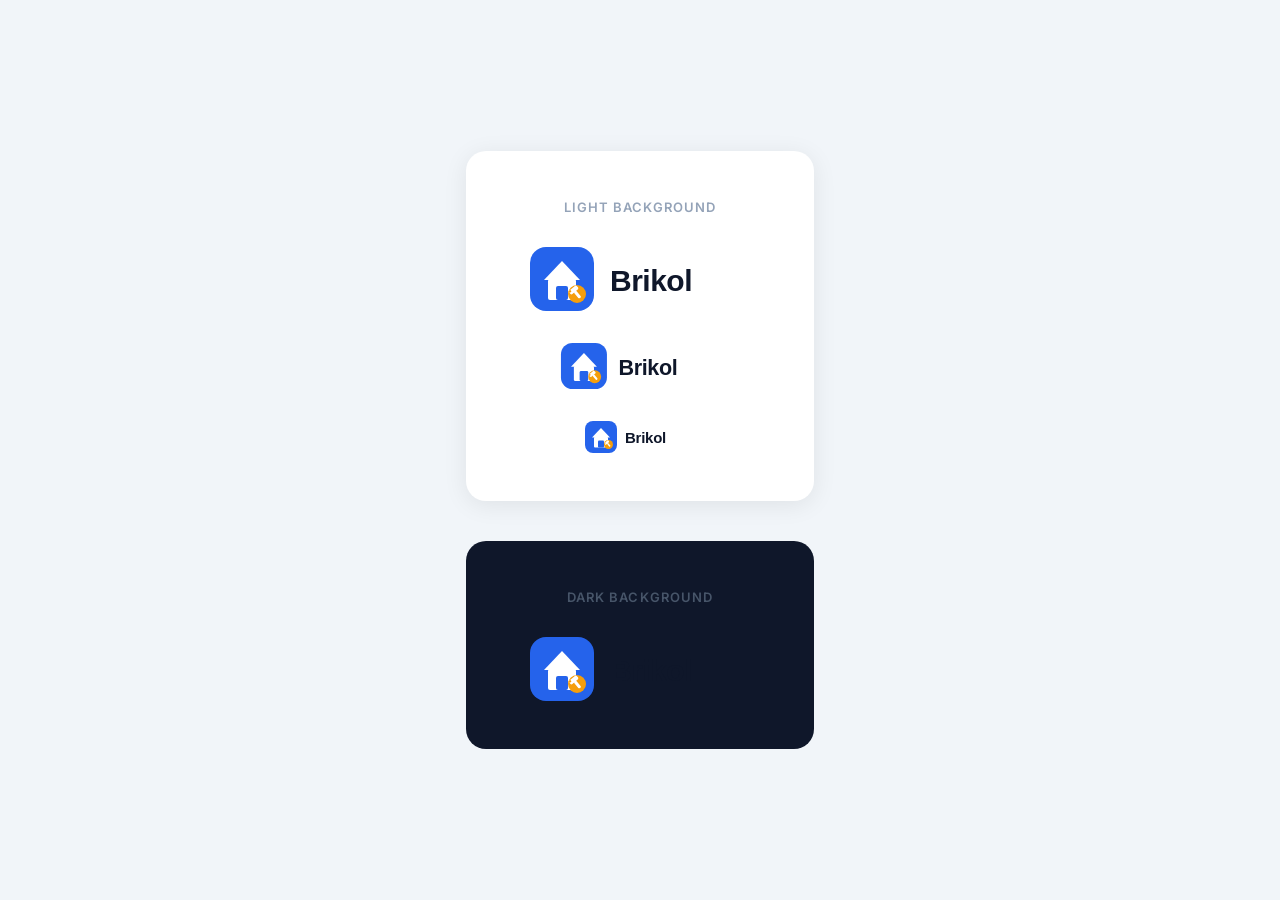
<file: logo-preview.html>
<!DOCTYPE html>
<html>
<head>
  <meta charset="UTF-8">
  <link href="https://fonts.googleapis.com/css2?family=Inter:wght@800&display=swap" rel="stylesheet">
  <style>
    body { font-family: Inter, sans-serif; background: #f1f5f9; display: flex; flex-direction: column; align-items: center; justify-content: center; min-height: 100vh; gap: 40px; margin: 0; }
    .preview-box { background: white; border-radius: 20px; padding: 48px 64px; box-shadow: 0 4px 24px rgba(0,0,0,0.08); display: flex; flex-direction: column; align-items: center; gap: 32px; }
    .label { font-size: 13px; font-weight: 600; color: #94a3b8; text-transform: uppercase; letter-spacing: 0.08em; }
    .dark-bg { background: #0f172a; border-radius: 20px; padding: 48px 64px; display: flex; flex-direction: column; align-items: center; gap: 32px; }
  </style>
</head>
<body>

  <div class="preview-box">
    <div class="label">Light background</div>
    <img src="logo.svg" width="220" height="64">
    <img src="logo.svg" width="160" height="46">
    <img src="logo.svg" width="110" height="32">
  </div>

  <div class="dark-bg">
    <div class="label" style="color:#475569">Dark background</div>
    <img src="logo.svg" width="220" height="64">
  </div>

</body>
</html>
</file>
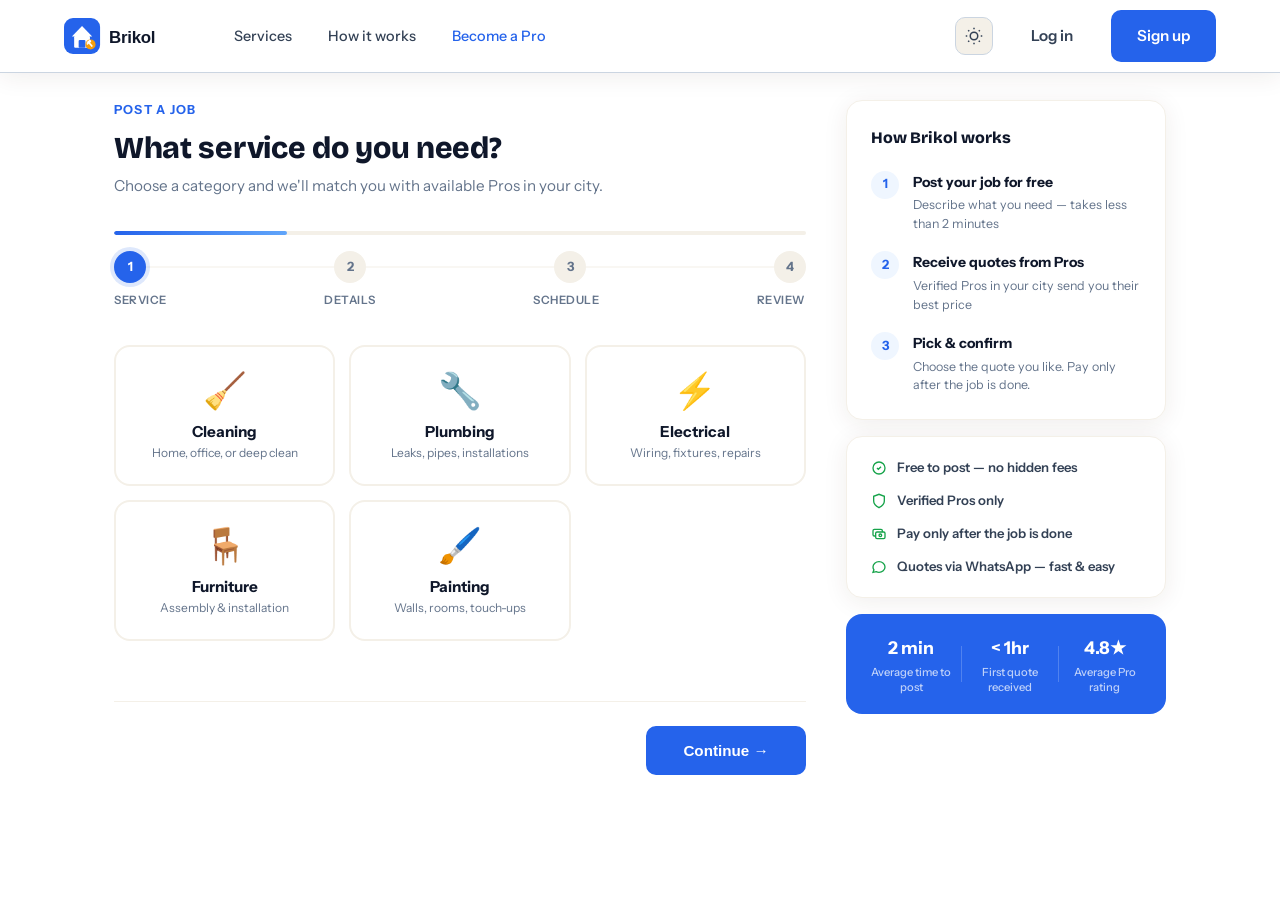
<file: post-job.html>
<!DOCTYPE html>
<html lang="en" dir="ltr">
<head>
    <meta charset="UTF-8">
    <meta name="viewport" content="width=device-width, initial-scale=1.0">
    <title>Post a Job — Brikol</title>
    <link rel="stylesheet" href="styles.css">
    <link rel="stylesheet" href="post-job.css">
    <link rel="preconnect" href="https://fonts.googleapis.com">
    <link rel="preconnect" href="https://fonts.gstatic.com" crossorigin>
    <link href="https://fonts.googleapis.com/css2?family=Bricolage+Grotesque:opsz,wght@12..96,400..800&family=Instrument+Sans:wght@400;500;600;700&display=swap" rel="stylesheet">
</head>
<body>

    <!-- Navbar -->
    <nav class="navbar scrolled" id="navbar">
        <div class="container nav-inner">
            <a href="index.html" class="logo">
                <img src="logo.svg" height="36" alt="Brikol">
            </a>
            <ul class="nav-links">
                <li><a href="index.html#services">Services</a></li>
                <li><a href="index.html#how-it-works">How it works</a></li>
                <li><a href="signup-pro.html" class="nav-tasker">Become a Pro</a></li>
            </ul>
            <div class="nav-actions">
                <button class="theme-toggle" id="themeToggle" aria-label="Toggle dark mode">
                    <svg class="icon-sun" viewBox="0 0 24 24" fill="none" stroke="currentColor" stroke-width="2"><circle cx="12" cy="12" r="5"/><path d="M12 1v2M12 21v2M4.22 4.22l1.42 1.42M18.36 18.36l1.42 1.42M1 12h2M21 12h2M4.22 19.78l1.42-1.42M18.36 5.64l1.42-1.42"/></svg>
                    <svg class="icon-moon" viewBox="0 0 24 24" fill="none" stroke="currentColor" stroke-width="2"><path d="M21 12.79A9 9 0 1111.21 3 7 7 0 0021 12.79z"/></svg>
                </button>
                <a href="login.html" class="btn btn-ghost">Log in</a>
                <a href="signup-customer.html" class="btn btn-primary">Sign up</a>
            </div>
            <button class="hamburger" id="hamburger"><span></span><span></span><span></span></button>
        </div>
        <div class="mobile-menu" id="mobileMenu">
            <a href="index.html#services">Services</a>
            <a href="index.html#how-it-works">How it works</a>
            <a href="signup-pro.html">Become a Pro</a>
            <div class="mobile-actions">
                <a href="login.html" class="btn btn-ghost">Log in</a>
                <a href="signup-customer.html" class="btn btn-primary">Sign up</a>
            </div>
        </div>
    </nav>

    <!-- Page wrapper -->
    <div class="pj-wrapper">

        <!-- LEFT: Form area -->
        <div class="pj-main">

            <!-- Header -->
            <div class="pj-header" id="pjHeader">
                <div class="pj-header-label">Post a Job</div>
                <h1 class="pj-header-title" id="stepTitle">What service do you need?</h1>
                <p class="pj-header-sub" id="stepSub">Choose a category and we'll match you with available Pros in your city.</p>
            </div>

            <!-- Progress indicator -->
            <div class="pj-progress" id="pjProgress">
                <div class="pj-progress-track">
                    <div class="pj-progress-fill" id="progressFill"></div>
                </div>
                <div class="pj-step-dots">
                    <div class="pj-dot active" data-step="1"><span>1</span></div>
                    <div class="pj-dot" data-step="2"><span>2</span></div>
                    <div class="pj-dot" data-step="3"><span>3</span></div>
                    <div class="pj-dot" data-step="4"><span>4</span></div>
                </div>
                <div class="pj-step-labels">
                    <span>Service</span>
                    <span>Details</span>
                    <span>Schedule</span>
                    <span>Review</span>
                </div>
            </div>

            <!-- ===== STEP 1: Service ===== -->
            <div class="pj-step" id="step1">
                <div class="service-grid">
                    <button class="service-choice" data-service="cleaning" onclick="selectService(this)">
                        <div class="service-choice-icon">🧹</div>
                        <div class="service-choice-name">Cleaning</div>
                        <div class="service-choice-desc">Home, office, or deep clean</div>
                        <div class="service-choice-check">✓</div>
                    </button>
                    <button class="service-choice" data-service="plumbing" onclick="selectService(this)">
                        <div class="service-choice-icon">🔧</div>
                        <div class="service-choice-name">Plumbing</div>
                        <div class="service-choice-desc">Leaks, pipes, installations</div>
                        <div class="service-choice-check">✓</div>
                    </button>
                    <button class="service-choice" data-service="electricity" onclick="selectService(this)">
                        <div class="service-choice-icon">⚡</div>
                        <div class="service-choice-name">Electrical</div>
                        <div class="service-choice-desc">Wiring, fixtures, repairs</div>
                        <div class="service-choice-check">✓</div>
                    </button>
                    <button class="service-choice" data-service="furniture" onclick="selectService(this)">
                        <div class="service-choice-icon">🪑</div>
                        <div class="service-choice-name">Furniture</div>
                        <div class="service-choice-desc">Assembly & installation</div>
                        <div class="service-choice-check">✓</div>
                    </button>
                    <button class="service-choice" data-service="painting" onclick="selectService(this)">
                        <div class="service-choice-icon">🖌️</div>
                        <div class="service-choice-name">Painting</div>
                        <div class="service-choice-desc">Walls, rooms, touch-ups</div>
                        <div class="service-choice-check">✓</div>
                    </button>
                </div>
                <div class="pj-error" id="error1"></div>
            </div>

            <!-- ===== STEP 2: Details ===== -->
            <div class="pj-step hidden" id="step2">

                <div class="pj-field">
                    <label class="pj-label">Describe your issue <span class="req">*</span></label>
                    <p class="pj-hint">Be as specific as possible — this helps Pros give you an accurate quote.</p>
                    <textarea id="jobDesc" class="pj-textarea" rows="5"
                        placeholder="e.g. My bathroom sink has a leak under the pipe. Water is dripping onto the floor when I use the tap. Need it fixed as soon as possible." maxlength="600"></textarea>
                    <div class="pj-char-count"><span id="descCount">0</span>/600</div>
                </div>

                <div class="pj-field">
                    <label class="pj-label">Add photos <span class="opt">(optional)</span></label>
                    <p class="pj-hint">Photos help Pros understand the job better and give better quotes.</p>
                    <div class="pj-upload-area" id="uploadArea" onclick="document.getElementById('photoInput').click()">
                        <input type="file" id="photoInput" accept="image/*" multiple style="display:none" onchange="handlePhotos(this)">
                        <div class="pj-upload-icon">📷</div>
                        <div class="pj-upload-text">Click to add photos</div>
                        <div class="pj-upload-sub">JPG, PNG — max 5 photos</div>
                    </div>
                    <div class="pj-photo-previews" id="photoPreviews"></div>
                </div>

                <div class="pj-field">
                    <label class="pj-label">Your city <span class="req">*</span></label>
                    <select class="pj-select" id="jobCity">
                        <option value="">Select your city</option>
                        <option value="casablanca">Casablanca</option>
                        <option value="rabat">Rabat</option>
                        <option value="marrakech">Marrakech</option>
                        <option value="fes">Fès</option>
                        <option value="tanger">Tanger</option>
                        <option value="agadir">Agadir</option>
                        <option value="meknes">Meknès</option>
                        <option value="oujda">Oujda</option>
                    </select>
                </div>

                <div class="pj-field">
                    <label class="pj-label">Neighbourhood / Address <span class="opt">(optional)</span></label>
                    <input type="text" class="pj-input" id="jobAddress" placeholder="e.g. Maarif, near Carrefour">
                </div>

                <div class="pj-error" id="error2"></div>
            </div>

            <!-- ===== STEP 3: Schedule ===== -->
            <div class="pj-step hidden" id="step3">

                <div class="pj-field">
                    <label class="pj-label">When do you need it done?</label>
                    <div class="pj-date-grid">
                        <button type="button" class="pj-date-opt active" onclick="selectDate(this, 'today')">
                            <span class="pj-date-icon">☀️</span>
                            <span class="pj-date-name">Today</span>
                        </button>
                        <button type="button" class="pj-date-opt" onclick="selectDate(this, 'tomorrow')">
                            <span class="pj-date-icon">📅</span>
                            <span class="pj-date-name">Tomorrow</span>
                        </button>
                        <button type="button" class="pj-date-opt" onclick="selectDate(this, 'weekend')">
                            <span class="pj-date-icon">🌅</span>
                            <span class="pj-date-name">This weekend</span>
                        </button>
                        <button type="button" class="pj-date-opt" onclick="selectDate(this, 'flexible')">
                            <span class="pj-date-icon">🗓️</span>
                            <span class="pj-date-name">I'm flexible</span>
                        </button>
                    </div>
                </div>

                <div class="pj-field">
                    <label class="pj-label">Your budget <span class="opt">(optional)</span></label>
                    <p class="pj-hint">Not sure? Leave it empty — Pros will suggest a fair price based on your job.</p>
                    <div class="pj-budget-wrap">
                        <input type="number" class="pj-input pj-budget-input" id="jobBudget" placeholder="e.g. 300" min="0">
                        <span class="pj-budget-currency">MAD</span>
                    </div>
                </div>

                <div class="pj-field">
                    <label class="pj-label">Is this urgent?</label>
                    <div class="pj-urgency-row">
                        <button type="button" class="pj-urgency-btn" id="urgentNo" onclick="selectUrgency(false)">
                            <span>🕐</span> No rush
                        </button>
                        <button type="button" class="pj-urgency-btn active" id="urgentYes" onclick="selectUrgency(true)">
                            <span>🚨</span> Urgent — ASAP
                        </button>
                    </div>
                </div>

            </div>

            <!-- ===== STEP 4: Review ===== -->
            <div class="pj-step hidden" id="step4">

                <div class="pj-review-card">
                    <div class="pj-review-row">
                        <div class="pj-review-label">Service</div>
                        <div class="pj-review-value" id="reviewService">—</div>
                        <button class="pj-review-edit" onclick="goToStep(1)">Edit</button>
                    </div>
                    <div class="pj-review-divider"></div>
                    <div class="pj-review-row">
                        <div class="pj-review-label">Description</div>
                        <div class="pj-review-value pj-review-desc" id="reviewDesc">—</div>
                        <button class="pj-review-edit" onclick="goToStep(2)">Edit</button>
                    </div>
                    <div class="pj-review-divider"></div>
                    <div class="pj-review-row">
                        <div class="pj-review-label">Location</div>
                        <div class="pj-review-value" id="reviewLocation">—</div>
                        <button class="pj-review-edit" onclick="goToStep(2)">Edit</button>
                    </div>
                    <div class="pj-review-divider"></div>
                    <div class="pj-review-row">
                        <div class="pj-review-label">When</div>
                        <div class="pj-review-value" id="reviewDate">—</div>
                        <button class="pj-review-edit" onclick="goToStep(3)">Edit</button>
                    </div>
                    <div class="pj-review-divider"></div>
                    <div class="pj-review-row">
                        <div class="pj-review-label">Budget</div>
                        <div class="pj-review-value" id="reviewBudget">—</div>
                        <button class="pj-review-edit" onclick="goToStep(3)">Edit</button>
                    </div>
                </div>

                <div class="pj-review-note">
                    <svg viewBox="0 0 24 24" fill="none" stroke="currentColor" stroke-width="2"><path d="M12 22s8-4 8-10V5l-8-3-8 3v7c0 6 8 10 8 10z"/></svg>
                    <span>Your contact info is never shared publicly. Pros will only reach you after you accept their quote.</span>
                </div>

            </div>

            <!-- ===== SUCCESS ===== -->
            <div class="pj-step hidden" id="stepSuccess">
                <div class="pj-success">
                    <div class="pj-success-icon">🎉</div>
                    <h2>Your job is live!</h2>
                    <p>Pros near you are reviewing your request. You'll receive quotes on WhatsApp within the hour.</p>
                    <div class="pj-success-steps">
                        <div class="pj-success-step">
                            <div class="pj-ss-num">1</div>
                            <div>
                                <strong>Pros review your job</strong>
                                <p>Available Pros in your city see your request</p>
                            </div>
                        </div>
                        <div class="pj-success-step">
                            <div class="pj-ss-num">2</div>
                            <div>
                                <strong>You receive quotes</strong>
                                <p>Each Pro sends you their price via WhatsApp</p>
                            </div>
                        </div>
                        <div class="pj-success-step">
                            <div class="pj-ss-num">3</div>
                            <div>
                                <strong>You pick the best offer</strong>
                                <p>Compare, negotiate, and confirm when ready</p>
                            </div>
                        </div>
                    </div>
                    <div class="pj-success-actions">
                        <a href="index.html" class="btn btn-outline">Back to home</a>
                        <a href="dashboard-customer.html" class="btn btn-primary">Go to My Dashboard →</a>
                    </div>
                </div>
            </div>

            <!-- Navigation buttons -->
            <div class="pj-nav" id="pjNav">
                <button class="btn btn-ghost pj-back" id="backBtn" onclick="prevStep()" style="visibility:hidden">← Back</button>
                <button class="btn btn-primary pj-next" id="nextBtn" onclick="nextStep()">Continue →</button>
            </div>

        </div>

        <!-- RIGHT: Trust sidebar -->
        <aside class="pj-sidebar">
            <div class="pj-trust-card">
                <h3>How Brikol works</h3>
                <div class="pj-trust-steps">
                    <div class="pj-trust-step">
                        <div class="pj-trust-num">1</div>
                        <div>
                            <strong>Post your job for free</strong>
                            <p>Describe what you need — takes less than 2 minutes</p>
                        </div>
                    </div>
                    <div class="pj-trust-step">
                        <div class="pj-trust-num">2</div>
                        <div>
                            <strong>Receive quotes from Pros</strong>
                            <p>Verified Pros in your city send you their best price</p>
                        </div>
                    </div>
                    <div class="pj-trust-step">
                        <div class="pj-trust-num">3</div>
                        <div>
                            <strong>Pick & confirm</strong>
                            <p>Choose the quote you like. Pay only after the job is done.</p>
                        </div>
                    </div>
                </div>
            </div>

            <div class="pj-guarantee-card">
                <div class="pj-guarantee-items">
                    <div class="pj-guarantee-item">
                        <svg viewBox="0 0 24 24" fill="none" stroke="currentColor" stroke-width="2"><path d="M9 12l2 2 4-4m6 2a9 9 0 11-18 0 9 9 0 0118 0z"/></svg>
                        <span>Free to post — no hidden fees</span>
                    </div>
                    <div class="pj-guarantee-item">
                        <svg viewBox="0 0 24 24" fill="none" stroke="currentColor" stroke-width="2"><path d="M12 22s8-4 8-10V5l-8-3-8 3v7c0 6 8 10 8 10z"/></svg>
                        <span>Verified Pros only</span>
                    </div>
                    <div class="pj-guarantee-item">
                        <svg viewBox="0 0 24 24" fill="none" stroke="currentColor" stroke-width="2"><path d="M17 9V7a2 2 0 00-2-2H5a2 2 0 00-2 2v6a2 2 0 002 2h2m2 4h10a2 2 0 002-2v-6a2 2 0 00-2-2H9a2 2 0 00-2 2v6a2 2 0 002 2zm7-5a2 2 0 11-4 0 2 2 0 014 0z"/></svg>
                        <span>Pay only after the job is done</span>
                    </div>
                    <div class="pj-guarantee-item">
                        <svg viewBox="0 0 24 24" fill="none" stroke="currentColor" stroke-width="2"><path d="M8 12h.01M12 12h.01M16 12h.01M21 12c0 4.418-4.03 8-9 8a9.863 9.863 0 01-4.255-.949L3 20l1.395-3.72C3.512 15.042 3 12.574 3 12c0-4.418 4.03-8 9-8s9 3.582 9 8z"/></svg>
                        <span>Quotes via WhatsApp — fast & easy</span>
                    </div>
                </div>
            </div>

            <div class="pj-stats-card">
                <div class="pj-stat-item">
                    <strong>2 min</strong>
                    <span>Average time to post</span>
                </div>
                <div class="pj-stat-divider"></div>
                <div class="pj-stat-item">
                    <strong>&lt; 1hr</strong>
                    <span>First quote received</span>
                </div>
                <div class="pj-stat-divider"></div>
                <div class="pj-stat-item">
                    <strong>4.8★</strong>
                    <span>Average Pro rating</span>
                </div>
            </div>
        </aside>

    </div>

    <script src="auth-state.js"></script>
    <script src="script.js"></script>
    <script src="post-job.js"></script>
</body>
</html>
</file>
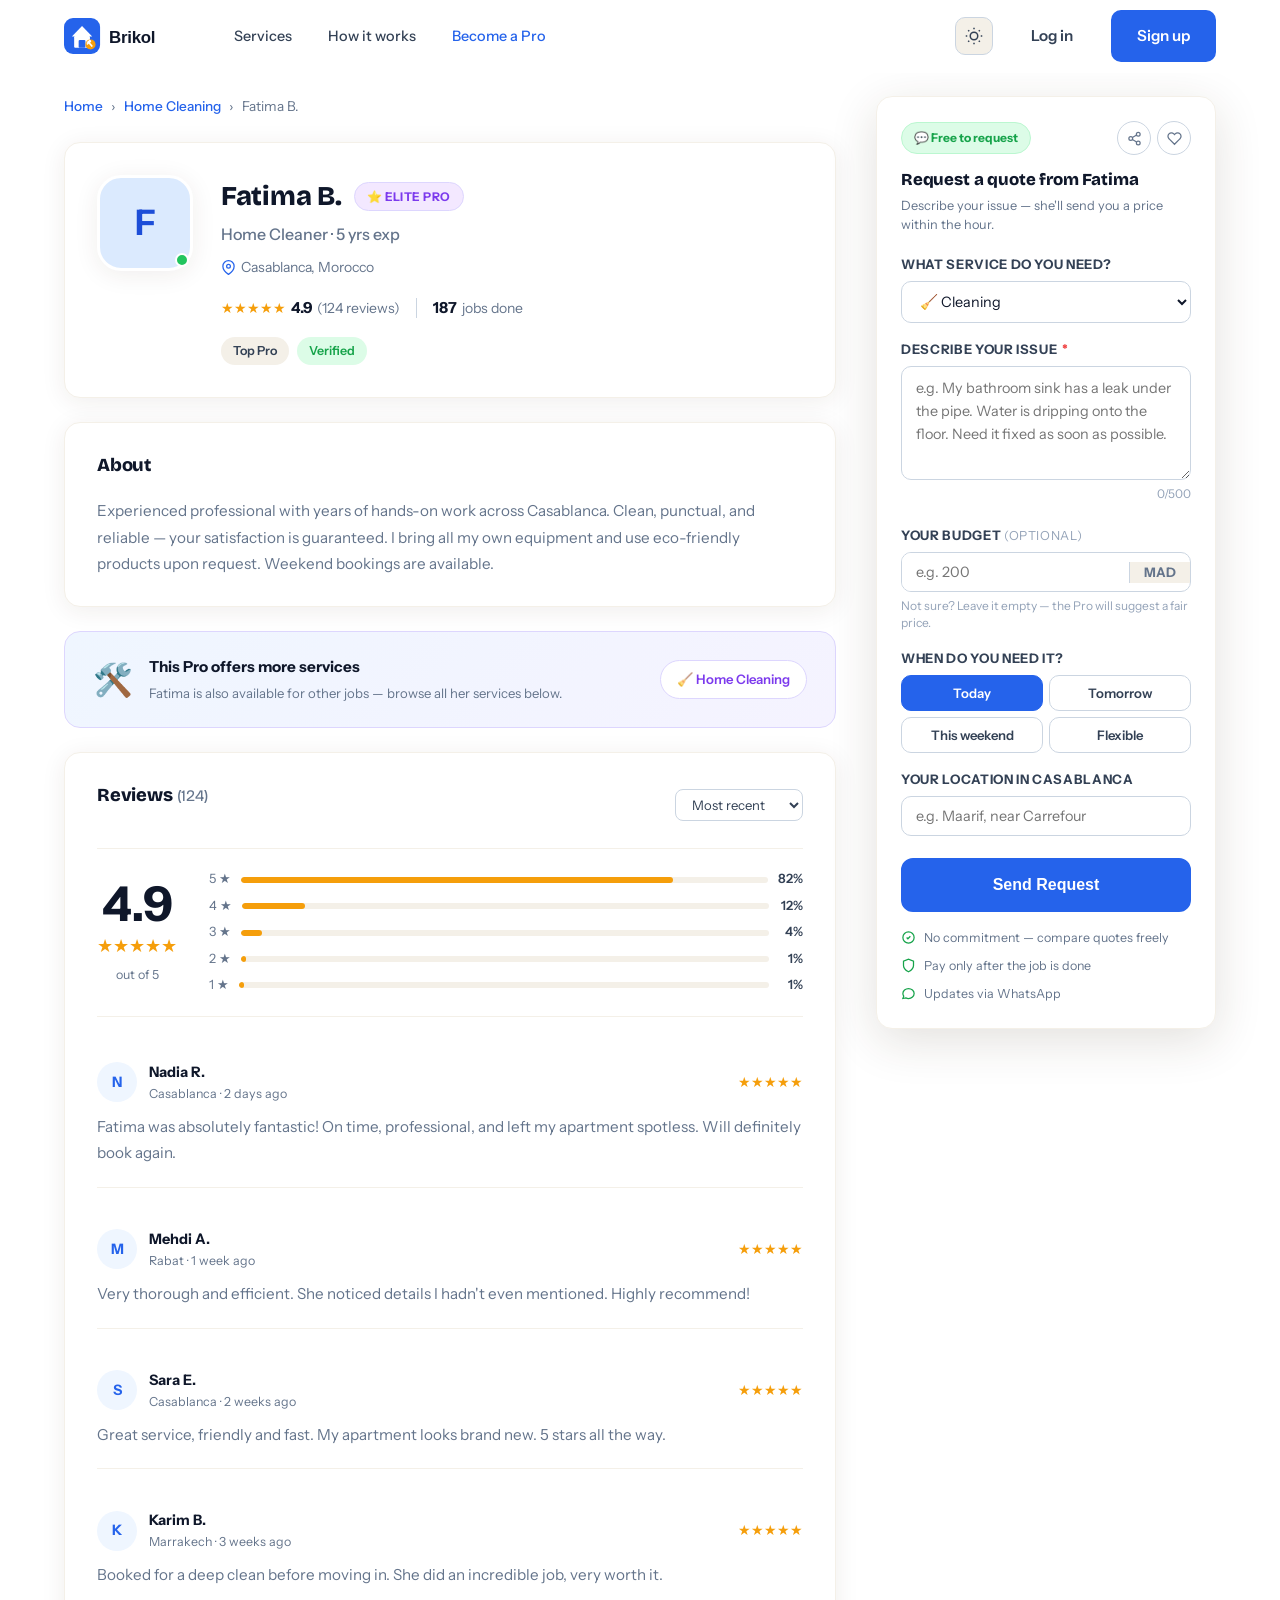
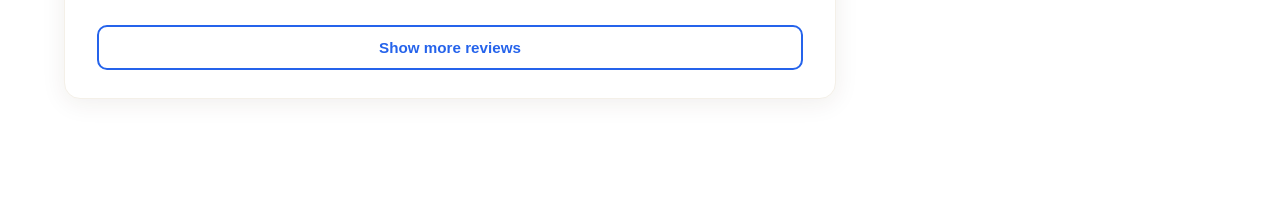
<file: pro-profile.html>
<!DOCTYPE html>
<html lang="en" dir="ltr">
<head>
    <meta charset="UTF-8">
    <meta name="viewport" content="width=device-width, initial-scale=1.0">
    <title>Pro Profile — Brikol</title>
    <link rel="stylesheet" href="styles.css">
    <link rel="stylesheet" href="pro-profile.css">
    <link rel="preconnect" href="https://fonts.googleapis.com">
    <link rel="preconnect" href="https://fonts.gstatic.com" crossorigin>
    <link href="https://fonts.googleapis.com/css2?family=Bricolage+Grotesque:opsz,wght@12..96,400..800&family=Instrument+Sans:wght@400;500;600;700&display=swap" rel="stylesheet">
</head>
<body>

    <!-- Navbar -->
    <nav class="navbar scrolled" id="navbar">
        <div class="container nav-inner">
            <a href="index.html" class="logo">
                <img src="logo.svg" height="36" alt="Brikol">
            </a>
            <ul class="nav-links">
                <li><a href="index.html#services">Services</a></li>
                <li><a href="index.html#how-it-works">How it works</a></li>
                <li><a href="signup-pro.html" class="nav-tasker">Become a Pro</a></li>
            </ul>
            <div class="nav-actions">
                <button class="theme-toggle" id="themeToggle" aria-label="Toggle dark mode">
                    <svg class="icon-sun" viewBox="0 0 24 24" fill="none" stroke="currentColor" stroke-width="2"><circle cx="12" cy="12" r="5"/><path d="M12 1v2M12 21v2M4.22 4.22l1.42 1.42M18.36 18.36l1.42 1.42M1 12h2M21 12h2M4.22 19.78l1.42-1.42M18.36 5.64l1.42-1.42"/></svg>
                    <svg class="icon-moon" viewBox="0 0 24 24" fill="none" stroke="currentColor" stroke-width="2"><path d="M21 12.79A9 9 0 1111.21 3 7 7 0 0021 12.79z"/></svg>
                </button>
                <a href="login.html" class="btn btn-ghost">Log in</a>
                <a href="signup-customer.html" class="btn btn-primary">Sign up</a>
            </div>
            <button class="hamburger" id="hamburger"><span></span><span></span><span></span></button>
        </div>
        <div class="mobile-menu" id="mobileMenu">
            <a href="index.html#services">Services</a>
            <a href="index.html#how-it-works">How it works</a>
            <a href="signup-pro.html">Become a Pro</a>
            <div class="mobile-actions">
                <a href="login.html" class="btn btn-ghost">Log in</a>
                <a href="signup-customer.html" class="btn btn-primary">Sign up</a>
            </div>
        </div>
    </nav>

    <div class="profile-wrapper container">

        <!-- LEFT: Main content -->
        <div class="profile-main">

            <!-- Breadcrumb -->
            <div class="breadcrumb">
                <a href="index.html">Home</a>
                <span>›</span>
                <a href="service.html?type=cleaning" id="breadcrumbService">Cleaning</a>
                <span>›</span>
                <span id="breadcrumbName">Fatima B.</span>
            </div>

            <!-- Profile header card -->
            <div class="profile-header-card">
                <div class="profile-avatar-wrap">
                    <div class="profile-avatar" id="proAvatar">F</div>
                    <div class="profile-online-dot" title="Available today"></div>
                </div>

                <div class="profile-header-info">
                    <div class="profile-name-row">
                        <h1 id="proName">Fatima B.</h1>
                        <div class="profile-elite-badge" id="eliteBadge" style="display:none">⭐ Elite Pro</div>
                    </div>
                    <div class="profile-specialty" id="proSpecialty">Home Cleaner · 5 yrs exp</div>
                    <div class="profile-location" id="proLocation">
                        <svg viewBox="0 0 24 24" fill="none" stroke="currentColor" stroke-width="2"><path d="M21 10c0 7-9 13-9 13s-9-6-9-13a9 9 0 0118 0z"/><circle cx="12" cy="10" r="3"/></svg>
                        Casablanca, Morocco
                    </div>

                    <div class="profile-stats-row">
                        <div class="profile-stat">
                            <span class="stat-stars">★★★★★</span>
                            <strong id="proRating">4.9</strong>
                            <span id="proReviews">(124 reviews)</span>
                        </div>
                        <div class="profile-stat-divider"></div>
                        <div class="profile-stat">
                            <strong id="proJobs">187</strong>
                            <span>jobs done</span>
                        </div>
                    </div>

                    <div class="profile-tags" id="proTags"></div>
                </div>
            </div>

            <!-- About -->
            <div class="profile-section">
                <h2>About</h2>
                <p id="proAbout">Experienced professional with years of hands-on work across Casablanca. Clean, punctual, and reliable — your satisfaction is guaranteed. I bring all my own equipment and use eco-friendly products upon request.</p>
            </div>

            <!-- Other services -->
            <div class="other-services-banner">
                <div class="other-services-left">
                    <div class="other-services-icon">🛠️</div>
                    <div>
                        <div class="other-services-title">This Pro offers more services</div>
                        <div class="other-services-sub">Fatima is also available for other jobs — browse all her services below.</div>
                    </div>
                </div>
                <div class="other-services-tags" id="proServices"></div>
            </div>

            <!-- Reviews -->
            <div class="profile-section">
                <div class="reviews-header">
                    <h2>Reviews <span class="review-count" id="reviewCount">(124)</span></h2>
                    <div class="reviews-sort">
                        <select class="filter-select-sm">
                            <option>Most recent</option>
                            <option>Highest rated</option>
                            <option>Lowest rated</option>
                        </select>
                    </div>
                </div>

                <!-- Rating breakdown -->
                <div class="rating-breakdown">
                    <div class="rating-big">
                        <div class="rating-big-num" id="ratingBig">4.9</div>
                        <div class="rating-big-stars">★★★★★</div>
                        <div class="rating-big-label">out of 5</div>
                    </div>
                    <div class="rating-bars" id="ratingBars"></div>
                </div>

                <!-- Review list -->
                <div class="reviews-list" id="reviewsList"></div>

                <button class="btn btn-outline load-more-reviews" id="loadMoreReviews">
                    Show more reviews
                </button>
            </div>

        </div>

        <!-- RIGHT: Quote Request Panel (sticky) -->
        <aside class="book-panel" id="book-panel">
            <div class="book-panel-inner">

                <!-- Panel header -->
                <div class="panel-header">
                    <div class="panel-header-top">
                        <div class="panel-free-badge">💬 Free to request</div>
                        <div class="panel-header-actions">
                            <button class="action-btn-sm" onclick="sharePro()" title="Share">
                                <svg viewBox="0 0 24 24" fill="none" stroke="currentColor" stroke-width="2"><circle cx="18" cy="5" r="3"/><circle cx="6" cy="12" r="3"/><circle cx="18" cy="19" r="3"/><line x1="8.59" y1="13.51" x2="15.42" y2="17.49"/><line x1="15.41" y1="6.51" x2="8.59" y2="10.49"/></svg>
                            </button>
                            <button class="action-btn-sm" id="saveBtn" onclick="toggleSave(this)" title="Save">
                                <svg viewBox="0 0 24 24" fill="none" stroke="currentColor" stroke-width="2"><path d="M20.84 4.61a5.5 5.5 0 00-7.78 0L12 5.67l-1.06-1.06a5.5 5.5 0 00-7.78 7.78l1.06 1.06L12 21.23l7.78-7.78 1.06-1.06a5.5 5.5 0 000-7.78z"/></svg>
                            </button>
                        </div>
                    </div>
                    <h3 class="panel-title">Request a quote from <span id="panelProName">Fatima</span></h3>
                    <p class="panel-subtitle">Describe your issue — she'll send you a price within the hour.</p>
                </div>

                <!-- Quote form -->
                <form class="book-form" id="quoteForm" novalidate>

                    <div class="book-field">
                        <label>What service do you need?</label>
                        <select id="bookService">
                            <option value="cleaning">🧹 Cleaning</option>
                            <option value="plumbing">🔧 Plumbing</option>
                            <option value="electricity">⚡ Electrical</option>
                            <option value="furniture">🪑 Furniture Assembly</option>
                            <option value="painting">🖌️ Painting</option>
                        </select>
                    </div>

                    <div class="book-field">
                        <label>Describe your issue <span class="label-required">*</span></label>
                        <textarea id="jobDescription" rows="4" placeholder="e.g. My bathroom sink has a leak under the pipe. Water is dripping onto the floor. Need it fixed as soon as possible." maxlength="500"></textarea>
                        <span class="field-char-count"><span id="descCount">0</span>/500</span>
                        <span class="field-error" id="descError"></span>
                    </div>

                    <div class="book-field">
                        <label>Your budget <span class="label-optional">(optional)</span></label>
                        <div class="budget-input">
                            <input type="number" id="jobBudget" placeholder="e.g. 200" min="0">
                            <span class="budget-suffix">MAD</span>
                        </div>
                        <span class="field-hint">Not sure? Leave it empty — the Pro will suggest a fair price.</span>
                    </div>

                    <div class="book-field">
                        <label>When do you need it?</label>
                        <div class="date-options">
                            <button type="button" class="date-opt active" onclick="selectDateOpt(this, 'today')">Today</button>
                            <button type="button" class="date-opt" onclick="selectDateOpt(this, 'tomorrow')">Tomorrow</button>
                            <button type="button" class="date-opt" onclick="selectDateOpt(this, 'weekend')">This weekend</button>
                            <button type="button" class="date-opt" onclick="selectDateOpt(this, 'flexible')">Flexible</button>
                        </div>
                    </div>

                    <div class="book-field">
                        <label>Your location in <span id="proCity2">Casablanca</span></label>
                        <input type="text" id="jobAddress" placeholder="e.g. Maarif, near Carrefour">
                        <span class="field-error" id="addressError"></span>
                    </div>

                    <!-- Success message (hidden) -->
                    <div class="quote-success" id="quoteSuccess" style="display:none">
                        <div class="quote-success-icon">✅</div>
                        <strong>Request sent!</strong>
                        <p>Fatima will review your request and send you a quote soon. You'll be notified via WhatsApp.</p>
                    </div>

                    <button type="submit" class="btn btn-primary btn-full book-cta" id="sendQuoteBtn">
                        Send Request
                    </button>

                    <div class="book-reassurance">
                        <div class="reassurance-item">
                            <svg viewBox="0 0 24 24" fill="none" stroke="currentColor" stroke-width="2"><path d="M9 12l2 2 4-4m6 2a9 9 0 11-18 0 9 9 0 0118 0z"/></svg>
                            No commitment — compare quotes freely
                        </div>
                        <div class="reassurance-item">
                            <svg viewBox="0 0 24 24" fill="none" stroke="currentColor" stroke-width="2"><path d="M12 22s8-4 8-10V5l-8-3-8 3v7c0 6 8 10 8 10z"/></svg>
                            Pay only after the job is done
                        </div>
                        <div class="reassurance-item">
                            <svg viewBox="0 0 24 24" fill="none" stroke="currentColor" stroke-width="2"><path d="M8 12h.01M12 12h.01M16 12h.01M21 12c0 4.418-4.03 8-9 8a9.863 9.863 0 01-4.255-.949L3 20l1.395-3.72C3.512 15.042 3 13.574 3 12c0-4.418 4.03-8 9-8s9 3.582 9 8z"/></svg>
                            Updates via WhatsApp
                        </div>
                    </div>

                </form>
            </div>
        </aside>

    </div>

    <!-- Mobile sticky quote button -->
    <div class="mobile-book-bar">
        <div class="mobile-book-price">
            <div style="font-size:0.75rem;font-weight:600;color:var(--gray-500);">💬 Free to request</div>
            <div style="font-size:0.85rem;font-weight:700;color:var(--dark);">Get quotes via WhatsApp</div>
        </div>
        <button class="btn btn-primary" onclick="document.getElementById('quoteForm').scrollIntoView({behavior:'smooth'})">Request a Quote</button>
    </div>

    <script src="auth-state.js"></script>
    <script src="script.js"></script>
    <script src="pros-data.js"></script>
    <script src="pro-profile.js"></script>
</body>
</html>
</file>
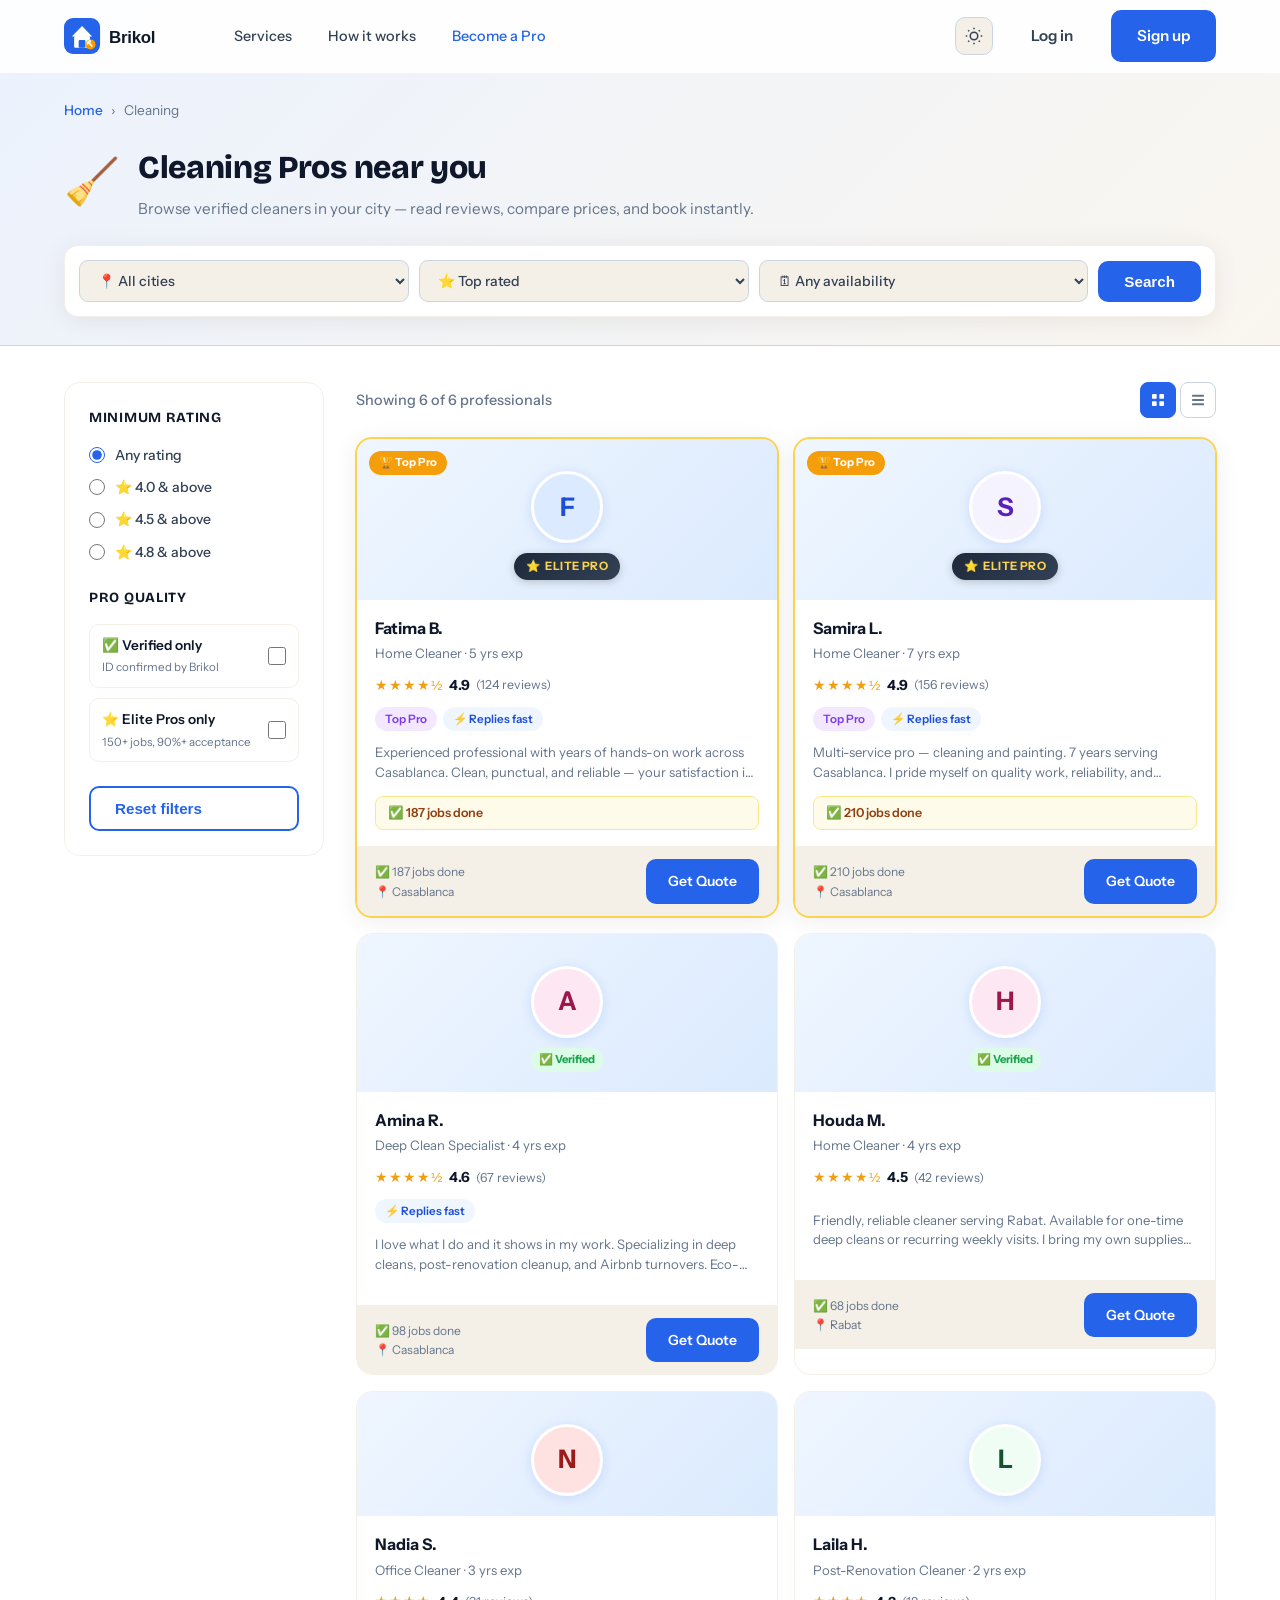
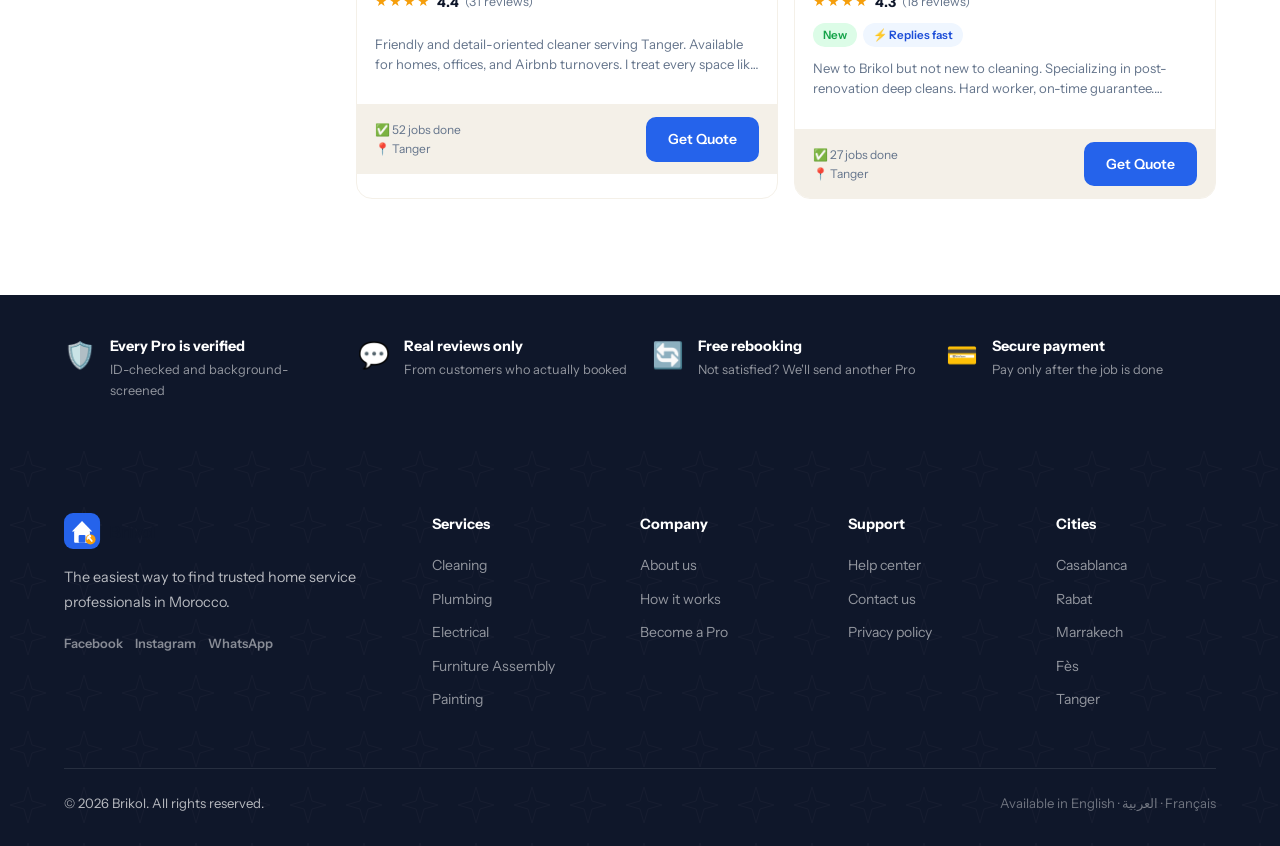
<file: service.html>
<!DOCTYPE html>
<html lang="en" dir="ltr">
<head>
    <meta charset="UTF-8">
    <meta name="viewport" content="width=device-width, initial-scale=1.0">
    <title>Cleaning Pros near you — Brikol</title>
    <link rel="stylesheet" href="styles.css">
    <link rel="stylesheet" href="service.css">
    <link rel="preconnect" href="https://fonts.googleapis.com">
    <link rel="preconnect" href="https://fonts.gstatic.com" crossorigin>
    <link href="https://fonts.googleapis.com/css2?family=Bricolage+Grotesque:opsz,wght@12..96,400..800&family=Instrument+Sans:wght@400;500;600;700&display=swap" rel="stylesheet">
</head>
<body>

    <!-- Navbar -->
    <nav class="navbar scrolled" id="navbar">
        <div class="container nav-inner">
            <a href="index.html" class="logo">
                
                <img src="logo.svg" height="36" alt="Brikol">
            </a>
            <ul class="nav-links">
                <li><a href="index.html#services">Services</a></li>
                <li><a href="index.html#how-it-works">How it works</a></li>
                <li><a href="signup-pro.html" class="nav-tasker">Become a Pro</a></li>
            </ul>
            <div class="nav-actions">
                <button class="theme-toggle" id="themeToggle" aria-label="Toggle dark mode" title="Toggle dark mode"><svg class="icon-sun" viewBox="0 0 24 24" fill="none" stroke="currentColor" stroke-width="2"><circle cx="12" cy="12" r="5"/><path d="M12 1v2M12 21v2M4.22 4.22l1.42 1.42M18.36 18.36l1.42 1.42M1 12h2M21 12h2M4.22 19.78l1.42-1.42M18.36 5.64l1.42-1.42"/></svg><svg class="icon-moon" viewBox="0 0 24 24" fill="none" stroke="currentColor" stroke-width="2"><path d="M21 12.79A9 9 0 1111.21 3 7 7 0 0021 12.79z"/></svg></button><a href="login.html" class="btn btn-ghost">Log in</a>
                <a href="signup-customer.html" class="btn btn-primary">Sign up</a>
            </div>
            <button class="hamburger" id="hamburger">
                <span></span><span></span><span></span>
            </button>
        </div>
        <div class="mobile-menu" id="mobileMenu">
            <a href="index.html#services">Services</a>
            <a href="index.html#how-it-works">How it works</a>
            <a href="signup-pro.html">Become a Pro</a>
            <div class="mobile-actions">
                <button class="theme-toggle" id="themeToggle" aria-label="Toggle dark mode" title="Toggle dark mode"><svg class="icon-sun" viewBox="0 0 24 24" fill="none" stroke="currentColor" stroke-width="2"><circle cx="12" cy="12" r="5"/><path d="M12 1v2M12 21v2M4.22 4.22l1.42 1.42M18.36 18.36l1.42 1.42M1 12h2M21 12h2M4.22 19.78l1.42-1.42M18.36 5.64l1.42-1.42"/></svg><svg class="icon-moon" viewBox="0 0 24 24" fill="none" stroke="currentColor" stroke-width="2"><path d="M21 12.79A9 9 0 1111.21 3 7 7 0 0021 12.79z"/></svg></button><a href="login.html" class="btn btn-ghost">Log in</a>
                <a href="signup-customer.html" class="btn btn-primary">Sign up</a>
            </div>
        </div>
    </nav>

    <!-- Service Hero -->
    <section class="service-hero" id="serviceHero">
        <div class="container">
            <div class="breadcrumb">
                <a href="index.html">Home</a>
                <span>›</span>
                <span id="breadcrumbService">Cleaning</span>
            </div>
            <div class="service-hero-inner">
                <div class="service-hero-text">
                    <div class="service-hero-emoji" id="heroEmoji">🧹</div>
                    <div>
                        <h1 id="heroTitle">Cleaning Pros near you</h1>
                        <p id="heroSubtitle">Browse verified cleaners in your city — read reviews, compare prices, and book instantly.</p>
                    </div>
                </div>
                <!-- Inline filter bar -->
                <div class="hero-filters">
                    <select class="filter-select" id="cityFilter">
                        <option value="">📍 All cities</option>
                        <option value="casablanca">Casablanca</option>
                        <option value="rabat">Rabat</option>
                        <option value="marrakech">Marrakech</option>
                        <option value="fes">Fès</option>
                        <option value="tanger">Tanger</option>
                        <option value="agadir">Agadir</option>
                        <option value="meknes">Meknès</option>
                        <option value="oujda">Oujda</option>
                    </select>
                    <select class="filter-select" id="sortFilter">
                        <option value="rating">⭐ Top rated</option>
                        <option value="jobs">🏆 Most jobs done</option>
                        <option value="reviews">💬 Most reviewed</option>
                    </select>
                    <select class="filter-select" id="availFilter">
                        <option value="">🗓 Any availability</option>
                        <option value="today">Available today</option>
                        <option value="tomorrow">Available tomorrow</option>
                        <option value="weekend">This weekend</option>
                    </select>
                    <button class="btn btn-primary filter-apply-btn" onclick="applyFilters()">Search</button>
                </div>
            </div>
        </div>
    </section>

    <!-- Main content -->
    <div class="service-main container">

        <!-- Sidebar filters -->
        <aside class="sidebar">

            <div class="sidebar-section">
                <h3>Minimum rating</h3>
                <div class="rating-options">
                    <label class="radio-option">
                        <input type="radio" name="rating" value="0" checked>
                        <span>Any rating</span>
                    </label>
                    <label class="radio-option">
                        <input type="radio" name="rating" value="4">
                        <span>⭐ 4.0 & above</span>
                    </label>
                    <label class="radio-option">
                        <input type="radio" name="rating" value="4.5">
                        <span>⭐ 4.5 & above</span>
                    </label>
                    <label class="radio-option">
                        <input type="radio" name="rating" value="4.8">
                        <span>⭐ 4.8 & above</span>
                    </label>
                </div>
            </div>

            <div class="sidebar-section">
                <h3>Pro quality</h3>
                <div class="toggle-options">
                    <label class="toggle-option">
                        <div class="toggle-option-text">
                            <span class="toggle-option-label">✅ Verified only</span>
                            <span class="toggle-option-sub">ID confirmed by Brikol</span>
                        </div>
                        <input type="checkbox" id="filterVerified" class="toggle-check">
                    </label>
                    <label class="toggle-option">
                        <div class="toggle-option-text">
                            <span class="toggle-option-label">⭐ Elite Pros only</span>
                            <span class="toggle-option-sub">150+ jobs, 90%+ acceptance</span>
                        </div>
                        <input type="checkbox" id="filterElite" class="toggle-check">
                    </label>
                </div>
            </div>

            <button class="btn btn-outline btn-full" onclick="resetFilters()">Reset filters</button>
        </aside>

        <!-- Pro listings -->
        <div class="listings-area">

            <div class="listings-header">
                <div class="listings-count" id="listingsCount">Showing 8 professionals</div>
                <div class="view-toggle">
                    <button class="view-btn active" id="gridViewBtn" onclick="setView('grid')" title="Grid view">
                        <svg viewBox="0 0 24 24" fill="currentColor"><rect x="3" y="3" width="7" height="7" rx="1"/><rect x="14" y="3" width="7" height="7" rx="1"/><rect x="3" y="14" width="7" height="7" rx="1"/><rect x="14" y="14" width="7" height="7" rx="1"/></svg>
                    </button>
                    <button class="view-btn" id="listViewBtn" onclick="setView('list')" title="List view">
                        <svg viewBox="0 0 24 24" fill="currentColor"><rect x="3" y="4" width="18" height="3" rx="1"/><rect x="3" y="10.5" width="18" height="3" rx="1"/><rect x="3" y="17" width="18" height="3" rx="1"/></svg>
                    </button>
                </div>
            </div>

            <!-- Pro cards grid -->
            <div class="pros-grid" id="prosGrid">
                <!-- Generated by JS -->
            </div>

            <!-- Load more -->
            <div class="load-more-area">
                <button class="btn btn-outline load-more-btn" id="loadMoreBtn" onclick="loadMore()">
                    Load more Pros
                </button>
            </div>

        </div>
    </div>

    <!-- Trust strip -->
    <section class="trust-strip">
        <div class="container trust-strip-inner">
            <div class="trust-strip-item">
                <span>🛡️</span>
                <div>
                    <strong>Every Pro is verified</strong>
                    <p>ID-checked and background-screened</p>
                </div>
            </div>
            <div class="trust-strip-item">
                <span>💬</span>
                <div>
                    <strong>Real reviews only</strong>
                    <p>From customers who actually booked</p>
                </div>
            </div>
            <div class="trust-strip-item">
                <span>🔄</span>
                <div>
                    <strong>Free rebooking</strong>
                    <p>Not satisfied? We'll send another Pro</p>
                </div>
            </div>
            <div class="trust-strip-item">
                <span>💳</span>
                <div>
                    <strong>Secure payment</strong>
                    <p>Pay only after the job is done</p>
                </div>
            </div>
        </div>
    </section>

    <!-- Footer -->
    <footer class="footer">
        <div class="container">
            <div class="footer-grid">
                <div class="footer-brand">
                    <div class="footer-logo">
                        
                        <img src="logo.svg" height="36" alt="Brikol">
                    </div>
                    <p>The easiest way to find trusted home service professionals in Morocco.</p>
                    <div class="social-links">
                        <a href="#" class="social-link">Facebook</a>
                        <a href="#" class="social-link">Instagram</a>
                        <a href="#" class="social-link">WhatsApp</a>
                    </div>
                </div>
                <div class="footer-col">
                    <h4>Services</h4>
                    <ul>
                        <li><a href="service.html?type=cleaning">Cleaning</a></li>
                        <li><a href="service.html?type=plumbing">Plumbing</a></li>
                        <li><a href="service.html?type=electricity">Electrical</a></li>
                        <li><a href="service.html?type=furniture">Furniture Assembly</a></li>
                        <li><a href="service.html?type=painting">Painting</a></li>
                    </ul>
                </div>
                <div class="footer-col">
                    <h4>Company</h4>
                    <ul>
                        <li><a href="index.html">About us</a></li>
                        <li><a href="index.html#how-it-works">How it works</a></li>
                        <li><a href="signup-pro.html">Become a Pro</a></li>
                    </ul>
                </div>
                <div class="footer-col">
                    <h4>Support</h4>
                    <ul>
                        <li><a href="#">Help center</a></li>
                        <li><a href="#">Contact us</a></li>
                        <li><a href="#">Privacy policy</a></li>
                    </ul>
                </div>
                <div class="footer-col">
                    <h4>Cities</h4>
                    <ul>
                        <li><a href="#">Casablanca</a></li>
                        <li><a href="#">Rabat</a></li>
                        <li><a href="#">Marrakech</a></li>
                        <li><a href="#">Fès</a></li>
                        <li><a href="#">Tanger</a></li>
                    </ul>
                </div>
            </div>
            <div class="footer-bottom">
                <p>© 2026 Brikol. All rights reserved.</p>
                <p class="footer-lang">Available in English · العربية · Français</p>
            </div>
        </div>
    </footer>

    <script src="auth-state.js"></script>
    <script src="script.js"></script>
    <script src="pros-data.js"></script>
    <script src="service.js"></script>
</body>
</html>
</file>
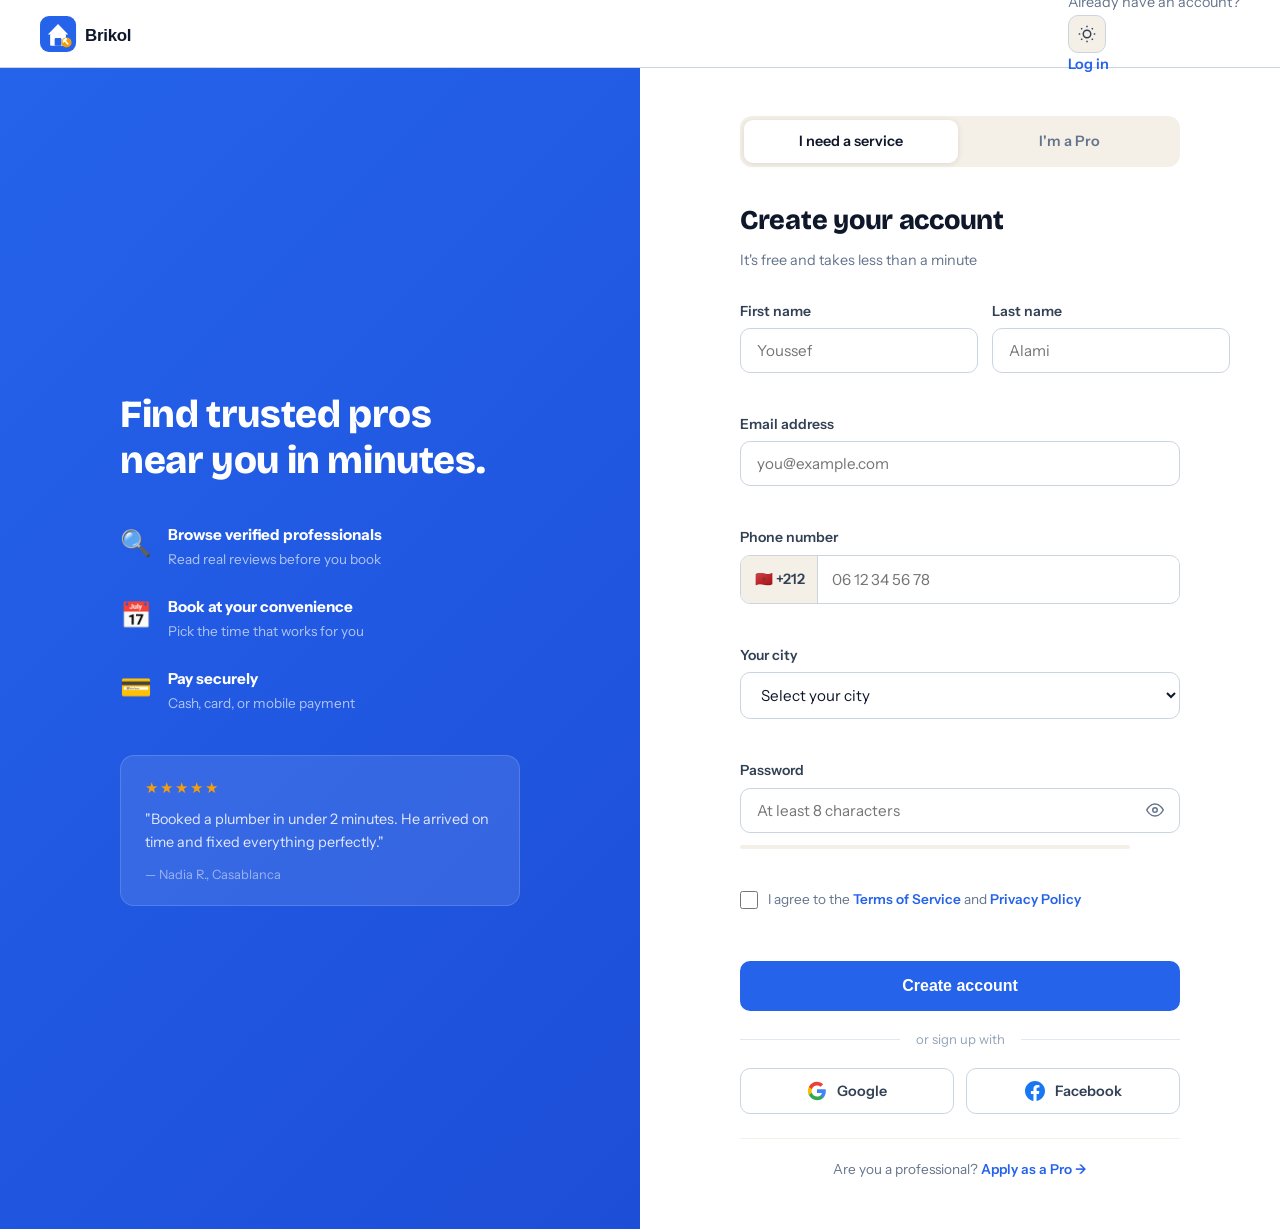
<file: signup-customer.html>
<!DOCTYPE html>
<html lang="en" dir="ltr">
<head>
    <meta charset="UTF-8">
    <meta name="viewport" content="width=device-width, initial-scale=1.0">
    <title>Sign up — Brikol</title>
    <link rel="stylesheet" href="styles.css">
    <link rel="stylesheet" href="auth.css">
    <link rel="preconnect" href="https://fonts.googleapis.com">
    <link rel="preconnect" href="https://fonts.gstatic.com" crossorigin>
    <link href="https://fonts.googleapis.com/css2?family=Bricolage+Grotesque:opsz,wght@12..96,400..800&family=Instrument+Sans:wght@400;500;600;700&display=swap" rel="stylesheet">
</head>
<body class="auth-body">

    <!-- Navbar minimal -->
    <nav class="auth-nav">
        <a href="index.html" class="logo">
            
            <img src="logo.svg" height="36" alt="Brikol">
        </a>
        <div class="auth-nav-right">
            Already have an account? <button class="theme-toggle" id="themeToggle" aria-label="Toggle dark mode" title="Toggle dark mode"><svg class="icon-sun" viewBox="0 0 24 24" fill="none" stroke="currentColor" stroke-width="2"><circle cx="12" cy="12" r="5"/><path d="M12 1v2M12 21v2M4.22 4.22l1.42 1.42M18.36 18.36l1.42 1.42M1 12h2M21 12h2M4.22 19.78l1.42-1.42M18.36 5.64l1.42-1.42"/></svg><svg class="icon-moon" viewBox="0 0 24 24" fill="none" stroke="currentColor" stroke-width="2"><path d="M21 12.79A9 9 0 1111.21 3 7 7 0 0021 12.79z"/></svg></button><a href="login.html" class="auth-link">Log in</a>
        </div>
    </nav>

    <div class="auth-wrapper">

        <!-- Left panel -->
        <div class="auth-left">
            <div class="auth-left-content">
                <h2>Find trusted pros<br>near you in minutes.</h2>
                <div class="auth-perks">
                    <div class="perk">
                        <div class="perk-icon">🔍</div>
                        <div>
                            <strong>Browse verified professionals</strong>
                            <p>Read real reviews before you book</p>
                        </div>
                    </div>
                    <div class="perk">
                        <div class="perk-icon">📅</div>
                        <div>
                            <strong>Book at your convenience</strong>
                            <p>Pick the time that works for you</p>
                        </div>
                    </div>
                    <div class="perk">
                        <div class="perk-icon">💳</div>
                        <div>
                            <strong>Pay securely</strong>
                            <p>Cash, card, or mobile payment</p>
                        </div>
                    </div>
                </div>
                <div class="auth-testimonial">
                    <div class="testimonial-stars">★★★★★</div>
                    <p>"Booked a plumber in under 2 minutes. He arrived on time and fixed everything perfectly."</p>
                    <div class="testimonial-name">— Nadia R., Casablanca</div>
                </div>
            </div>
        </div>

        <!-- Right panel: form -->
        <div class="auth-right">
            <div class="auth-form-container">

                <div class="auth-role-toggle">
                    <a href="signup-customer.html" class="role-btn active">I need a service</a>
                    <a href="signup-pro.html" class="role-btn">I'm a Pro</a>
                </div>

                <h1 class="auth-title">Create your account</h1>
                <p class="auth-subtitle">It's free and takes less than a minute</p>

                <form class="auth-form" id="customerSignupForm" novalidate>

                    <div class="form-row">
                        <div class="form-group">
                            <label for="firstName">First name</label>
                            <input type="text" id="firstName" placeholder="Youssef" autocomplete="given-name" required>
                            <span class="field-error" id="firstNameError"></span>
                        </div>
                        <div class="form-group">
                            <label for="lastName">Last name</label>
                            <input type="text" id="lastName" placeholder="Alami" autocomplete="family-name" required>
                            <span class="field-error" id="lastNameError"></span>
                        </div>
                    </div>

                    <div class="form-group">
                        <label for="email">Email address</label>
                        <input type="email" id="email" placeholder="you@example.com" autocomplete="email" required>
                        <span class="field-error" id="emailError"></span>
                    </div>

                    <div class="form-group">
                        <label for="phone">Phone number</label>
                        <div class="phone-input">
                            <span class="phone-prefix">🇲🇦 +212</span>
                            <input type="tel" id="phone" placeholder="06 12 34 56 78" autocomplete="tel" required>
                        </div>
                        <span class="field-error" id="phoneError"></span>
                    </div>

                    <div class="form-group">
                        <label for="city">Your city</label>
                        <select id="city" required>
                            <option value="">Select your city</option>
                            <option value="casablanca">Casablanca</option>
                            <option value="rabat">Rabat</option>
                            <option value="marrakech">Marrakech</option>
                            <option value="fes">Fès</option>
                            <option value="tanger">Tanger</option>
                            <option value="agadir">Agadir</option>
                            <option value="meknes">Meknès</option>
                            <option value="oujda">Oujda</option>
                        </select>
                        <span class="field-error" id="cityError"></span>
                    </div>

                    <div class="form-group">
                        <label for="password">Password</label>
                        <div class="password-input">
                            <input type="password" id="password" placeholder="At least 8 characters" autocomplete="new-password" required>
                            <button type="button" class="toggle-password" onclick="togglePassword('password', this)">
                                <svg viewBox="0 0 24 24" fill="none" stroke="currentColor" stroke-width="2"><path d="M1 12s4-8 11-8 11 8 11 8-4 8-11 8-11-8-11-8z"/><circle cx="12" cy="12" r="3"/></svg>
                            </button>
                        </div>
                        <div class="password-strength" id="passwordStrength">
                            <div class="strength-bar"><div class="strength-fill" id="strengthFill"></div></div>
                            <span class="strength-label" id="strengthLabel"></span>
                        </div>
                        <span class="field-error" id="passwordError"></span>
                    </div>

                    <div class="form-check">
                        <input type="checkbox" id="terms" required>
                        <label for="terms">I agree to the <a href="#" class="auth-link">Terms of Service</a> and <a href="#" class="auth-link">Privacy Policy</a></label>
                    </div>
                    <span class="field-error" id="termsError"></span>

                    <button type="submit" class="btn btn-primary btn-full" id="submitBtn">
                        Create account
                    </button>

                    <div class="auth-divider"><span>or sign up with</span></div>

                    <div class="social-auth">
                        <button type="button" class="social-btn">
                            <svg viewBox="0 0 24 24" width="20" height="20"><path fill="#4285F4" d="M22.56 12.25c0-.78-.07-1.53-.2-2.25H12v4.26h5.92c-.26 1.37-1.04 2.53-2.21 3.31v2.77h3.57c2.08-1.92 3.28-4.74 3.28-8.09z"/><path fill="#34A853" d="M12 23c2.97 0 5.46-.98 7.28-2.66l-3.57-2.77c-.98.66-2.23 1.06-3.71 1.06-2.86 0-5.29-1.93-6.16-4.53H2.18v2.84C3.99 20.53 7.7 23 12 23z"/><path fill="#FBBC05" d="M5.84 14.09c-.22-.66-.35-1.36-.35-2.09s.13-1.43.35-2.09V7.07H2.18C1.43 8.55 1 10.22 1 12s.43 3.45 1.18 4.93l2.85-2.22.81-.62z"/><path fill="#EA4335" d="M12 5.38c1.62 0 3.06.56 4.21 1.64l3.15-3.15C17.45 2.09 14.97 1 12 1 7.7 1 3.99 3.47 2.18 7.07l3.66 2.84c.87-2.6 3.3-4.53 6.16-4.53z"/></svg>
                            Google
                        </button>
                        <button type="button" class="social-btn">
                            <svg viewBox="0 0 24 24" width="20" height="20" fill="#1877F2"><path d="M24 12.073c0-6.627-5.373-12-12-12s-12 5.373-12 12c0 5.99 4.388 10.954 10.125 11.854v-8.385H7.078v-3.47h3.047V9.43c0-3.007 1.792-4.669 4.533-4.669 1.312 0 2.686.235 2.686.235v2.953H15.83c-1.491 0-1.956.925-1.956 1.874v2.25h3.328l-.532 3.47h-2.796v8.385C19.612 23.027 24 18.062 24 12.073z"/></svg>
                            Facebook
                        </button>
                    </div>

                </form>

                <p class="auth-footer-note">
                    Are you a professional? <a href="signup-pro.html" class="auth-link">Apply as a Pro →</a>
                </p>

            </div>
        </div>

    </div>

    <script src="auth.js"></script>
</body>
</html>
</file>
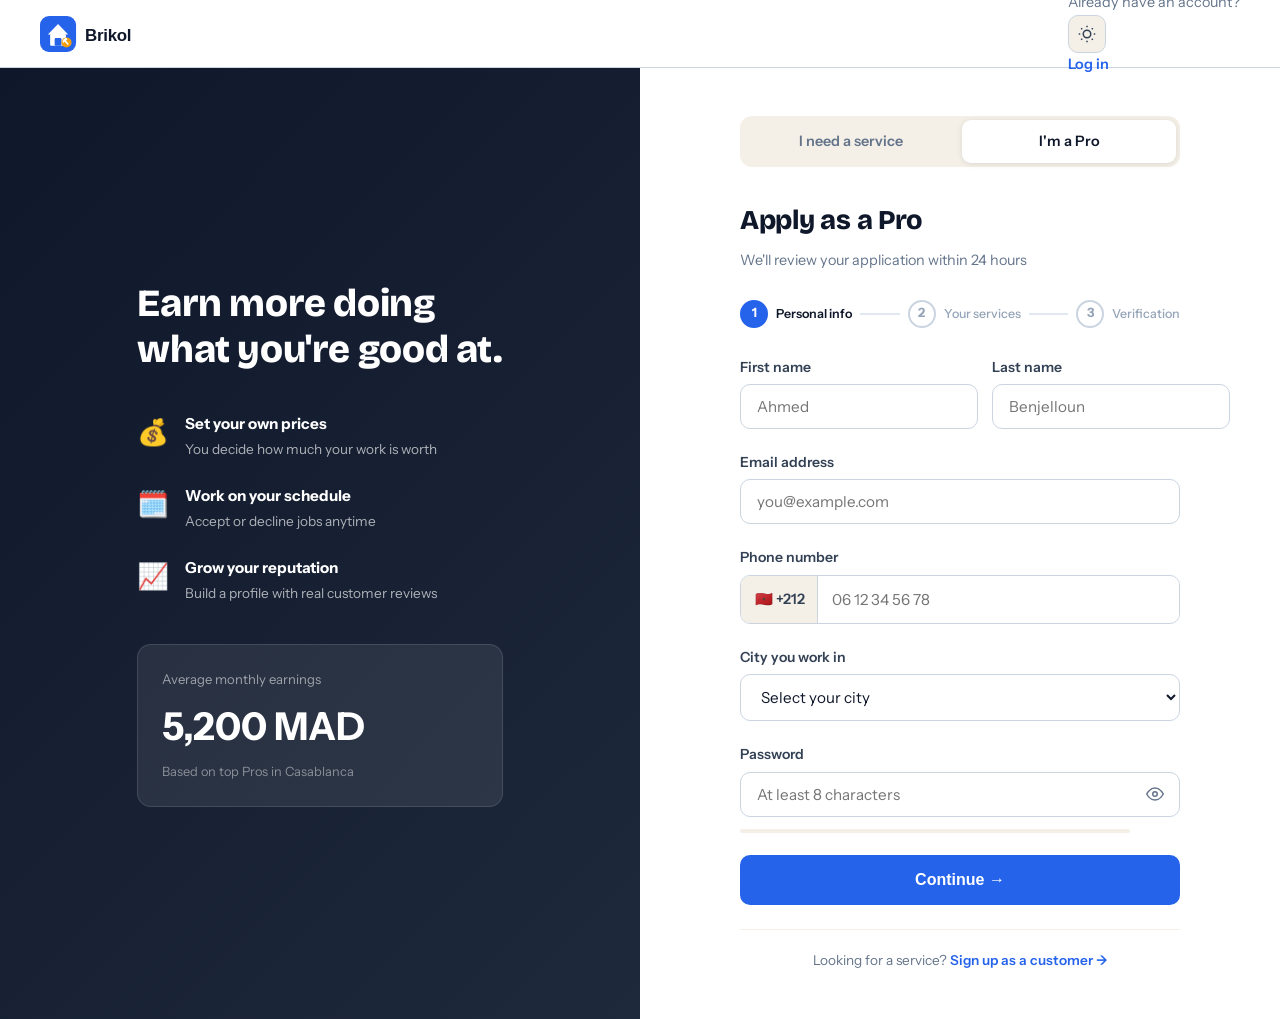
<file: signup-pro.html>
<!DOCTYPE html>
<html lang="en" dir="ltr">
<head>
    <meta charset="UTF-8">
    <meta name="viewport" content="width=device-width, initial-scale=1.0">
    <title>Become a Pro — Brikol</title>
    <link rel="stylesheet" href="styles.css">
    <link rel="stylesheet" href="auth.css">
    <link rel="preconnect" href="https://fonts.googleapis.com">
    <link rel="preconnect" href="https://fonts.gstatic.com" crossorigin>
    <link href="https://fonts.googleapis.com/css2?family=Bricolage+Grotesque:opsz,wght@12..96,400..800&family=Instrument+Sans:wght@400;500;600;700&display=swap" rel="stylesheet">
</head>
<body class="auth-body">

    <!-- Navbar minimal -->
    <nav class="auth-nav">
        <a href="index.html" class="logo">
            
            <img src="logo.svg" height="36" alt="Brikol">
        </a>
        <div class="auth-nav-right">
            Already have an account? <button class="theme-toggle" id="themeToggle" aria-label="Toggle dark mode" title="Toggle dark mode"><svg class="icon-sun" viewBox="0 0 24 24" fill="none" stroke="currentColor" stroke-width="2"><circle cx="12" cy="12" r="5"/><path d="M12 1v2M12 21v2M4.22 4.22l1.42 1.42M18.36 18.36l1.42 1.42M1 12h2M21 12h2M4.22 19.78l1.42-1.42M18.36 5.64l1.42-1.42"/></svg><svg class="icon-moon" viewBox="0 0 24 24" fill="none" stroke="currentColor" stroke-width="2"><path d="M21 12.79A9 9 0 1111.21 3 7 7 0 0021 12.79z"/></svg></button><a href="login.html" class="auth-link">Log in</a>
        </div>
    </nav>

    <div class="auth-wrapper">

        <!-- Left panel -->
        <div class="auth-left auth-left-pro">
            <div class="auth-left-content">
                <h2>Earn more doing<br>what you're good at.</h2>
                <div class="auth-perks">
                    <div class="perk">
                        <div class="perk-icon">💰</div>
                        <div>
                            <strong>Set your own prices</strong>
                            <p>You decide how much your work is worth</p>
                        </div>
                    </div>
                    <div class="perk">
                        <div class="perk-icon">🗓️</div>
                        <div>
                            <strong>Work on your schedule</strong>
                            <p>Accept or decline jobs anytime</p>
                        </div>
                    </div>
                    <div class="perk">
                        <div class="perk-icon">📈</div>
                        <div>
                            <strong>Grow your reputation</strong>
                            <p>Build a profile with real customer reviews</p>
                        </div>
                    </div>
                </div>
                <div class="earnings-preview">
                    <div class="earnings-preview-label">Average monthly earnings</div>
                    <div class="earnings-preview-amount">5,200 MAD</div>
                    <div class="earnings-preview-sub">Based on top Pros in Casablanca</div>
                </div>
            </div>
        </div>

        <!-- Right panel: form -->
        <div class="auth-right">
            <div class="auth-form-container">

                <div class="auth-role-toggle">
                    <a href="signup-customer.html" class="role-btn">I need a service</a>
                    <a href="signup-pro.html" class="role-btn active">I'm a Pro</a>
                </div>

                <h1 class="auth-title">Apply as a Pro</h1>
                <p class="auth-subtitle">We'll review your application within 24 hours</p>

                <!-- Progress steps -->
                <div class="form-steps">
                    <div class="form-step active" data-step="1">
                        <div class="step-dot">1</div>
                        <span>Personal info</span>
                    </div>
                    <div class="steps-line"></div>
                    <div class="form-step" data-step="2">
                        <div class="step-dot">2</div>
                        <span>Your services</span>
                    </div>
                    <div class="steps-line"></div>
                    <div class="form-step" data-step="3">
                        <div class="step-dot">3</div>
                        <span>Verification</span>
                    </div>
                </div>

                <form class="auth-form" id="proSignupForm" novalidate>

                    <!-- Step 1: Personal info -->
                    <div class="form-step-content active" id="step1">

                        <div class="form-row">
                            <div class="form-group">
                                <label for="proFirstName">First name</label>
                                <input type="text" id="proFirstName" placeholder="Ahmed" autocomplete="given-name" required>
                                <span class="field-error" id="proFirstNameError"></span>
                            </div>
                            <div class="form-group">
                                <label for="proLastName">Last name</label>
                                <input type="text" id="proLastName" placeholder="Benjelloun" autocomplete="family-name" required>
                                <span class="field-error" id="proLastNameError"></span>
                            </div>
                        </div>

                        <div class="form-group">
                            <label for="proEmail">Email address</label>
                            <input type="email" id="proEmail" placeholder="you@example.com" autocomplete="email" required>
                            <span class="field-error" id="proEmailError"></span>
                        </div>

                        <div class="form-group">
                            <label for="proPhone">Phone number</label>
                            <div class="phone-input">
                                <span class="phone-prefix">🇲🇦 +212</span>
                                <input type="tel" id="proPhone" placeholder="06 12 34 56 78" autocomplete="tel" required>
                            </div>
                            <span class="field-error" id="proPhoneError"></span>
                        </div>

                        <div class="form-group">
                            <label for="proCity">City you work in</label>
                            <select id="proCity" required>
                                <option value="">Select your city</option>
                                <option value="casablanca">Casablanca</option>
                                <option value="rabat">Rabat</option>
                                <option value="marrakech">Marrakech</option>
                                <option value="fes">Fès</option>
                                <option value="tanger">Tanger</option>
                                <option value="agadir">Agadir</option>
                                <option value="meknes">Meknès</option>
                                <option value="oujda">Oujda</option>
                            </select>
                            <span class="field-error" id="proCityError"></span>
                        </div>

                        <div class="form-group">
                            <label for="proPassword">Password</label>
                            <div class="password-input">
                                <input type="password" id="proPassword" placeholder="At least 8 characters" autocomplete="new-password" required>
                                <button type="button" class="toggle-password" onclick="togglePassword('proPassword', this)">
                                    <svg viewBox="0 0 24 24" fill="none" stroke="currentColor" stroke-width="2"><path d="M1 12s4-8 11-8 11 8 11 8-4 8-11 8-11-8-11-8z"/><circle cx="12" cy="12" r="3"/></svg>
                                </button>
                            </div>
                            <div class="password-strength" id="proPasswordStrength">
                                <div class="strength-bar"><div class="strength-fill" id="proStrengthFill"></div></div>
                                <span class="strength-label" id="proStrengthLabel"></span>
                            </div>
                            <span class="field-error" id="proPasswordError"></span>
                        </div>

                        <button type="button" class="btn btn-primary btn-full" onclick="nextStep(2)">
                            Continue →
                        </button>

                    </div>

                    <!-- Step 2: Services -->
                    <div class="form-step-content" id="step2">

                        <div class="form-group">
                            <label>What services do you offer? <span class="label-note">(select all that apply)</span></label>
                            <div class="service-checkboxes">
                                <label class="service-check-item">
                                    <input type="checkbox" name="services" value="cleaning">
                                    <div class="service-check-card">
                                        <span class="service-check-emoji">🧹</span>
                                        <span>Cleaning</span>
                                    </div>
                                </label>
                                <label class="service-check-item">
                                    <input type="checkbox" name="services" value="plumbing">
                                    <div class="service-check-card">
                                        <span class="service-check-emoji">🔧</span>
                                        <span>Plumbing</span>
                                    </div>
                                </label>
                                <label class="service-check-item">
                                    <input type="checkbox" name="services" value="electricity">
                                    <div class="service-check-card">
                                        <span class="service-check-emoji">⚡</span>
                                        <span>Electrical</span>
                                    </div>
                                </label>
                                <label class="service-check-item">
                                    <input type="checkbox" name="services" value="furniture">
                                    <div class="service-check-card">
                                        <span class="service-check-emoji">🪑</span>
                                        <span>Furniture</span>
                                    </div>
                                </label>
                            </div>
                            <span class="field-error" id="servicesError"></span>
                        </div>

                        <div class="form-group">
                            <label for="experience">Years of experience</label>
                            <select id="experience" required>
                                <option value="">Select experience</option>
                                <option value="1">Less than 1 year</option>
                                <option value="2">1 – 3 years</option>
                                <option value="5">3 – 5 years</option>
                                <option value="10">5 – 10 years</option>
                                <option value="10+">10+ years</option>
                            </select>
                            <span class="field-error" id="experienceError"></span>
                        </div>

                        <div class="form-group">
                            <label for="hourlyRate">Your hourly rate (MAD)</label>
                            <div class="rate-input">
                                <input type="number" id="hourlyRate" placeholder="e.g. 80" min="30" max="500" required>
                                <span class="rate-suffix">MAD/hr</span>
                            </div>
                            <span class="field-hint">Tip: most Pros in Morocco charge 60–150 MAD/hr</span>
                            <span class="field-error" id="hourlyRateError"></span>
                        </div>

                        <div class="form-group">
                            <label for="bio">Tell customers about yourself</label>
                            <textarea id="bio" rows="3" placeholder="e.g. Certified electrician with 7 years of experience in Casablanca. Fast, clean, and reliable." maxlength="300"></textarea>
                            <span class="field-hint char-count"><span id="bioCount">0</span>/300</span>
                        </div>

                        <div class="step-buttons">
                            <button type="button" class="btn btn-ghost" onclick="prevStep(1)">← Back</button>
                            <button type="button" class="btn btn-primary" onclick="nextStep(3)">Continue →</button>
                        </div>

                    </div>

                    <!-- Step 3: Verification -->
                    <div class="form-step-content" id="step3">

                        <div class="verify-info-box">
                            <span>🔒</span>
                            <p>We verify all Pros to keep our platform safe and trustworthy. Your documents are encrypted and never shared publicly.</p>
                        </div>

                        <div class="form-group">
                            <label>National ID (CIN)</label>
                            <div class="upload-box" id="cinUpload" onclick="document.getElementById('cinFile').click()">
                                <input type="file" id="cinFile" accept="image/*,.pdf" style="display:none" onchange="handleFileUpload(this, 'cinUpload', 'cinLabel')">
                                <div class="upload-icon">📄</div>
                                <div class="upload-text">
                                    <strong id="cinLabel">Click to upload CIN</strong>
                                    <span>JPG, PNG or PDF — max 5MB</span>
                                </div>
                            </div>
                            <span class="field-error" id="cinError"></span>
                        </div>

                        <div class="form-group">
                            <label>Professional certificate <span class="label-note">(optional)</span></label>
                            <div class="upload-box" id="certUpload" onclick="document.getElementById('certFile').click()">
                                <input type="file" id="certFile" accept="image/*,.pdf" style="display:none" onchange="handleFileUpload(this, 'certUpload', 'certLabel')">
                                <div class="upload-icon">🏆</div>
                                <div class="upload-text">
                                    <strong id="certLabel">Click to upload certificate</strong>
                                    <span>JPG, PNG or PDF — max 5MB</span>
                                </div>
                            </div>
                        </div>

                        <div class="form-check">
                            <input type="checkbox" id="proTerms" required>
                            <label for="proTerms">I agree to the <a href="#" class="auth-link">Terms of Service</a>, <a href="#" class="auth-link">Privacy Policy</a>, and <a href="#" class="auth-link">Pro Guidelines</a></label>
                        </div>
                        <span class="field-error" id="proTermsError"></span>

                        <div class="step-buttons">
                            <button type="button" class="btn btn-ghost" onclick="prevStep(2)">← Back</button>
                            <button type="submit" class="btn btn-primary" id="proSubmitBtn">Submit application</button>
                        </div>

                    </div>

                </form>

                <p class="auth-footer-note">
                    Looking for a service? <a href="signup-customer.html" class="auth-link">Sign up as a customer →</a>
                </p>

            </div>
        </div>

    </div>

    <script src="auth.js"></script>
</body>
</html>
</file>
<file: styles.css>
/* ===== RESET & BASE ===== */
*, *::before, *::after { box-sizing: border-box; margin: 0; padding: 0; }

:root {
    --primary: #2563EB;
    --primary-dark: #1D4ED8;
    --primary-light: #EFF6FF;
    --accent: #F59E0B;
    --terracotta: #C2552B;      /* Moroccan clay — warm accent */
    --terracotta-light: #FBEEE7;
    --sand: #FAF6EF;            /* warm page tint */
    --dark: #0F172A;
    --gray-900: #1E293B;
    --gray-700: #334155;
    --gray-500: #64748B;
    --gray-300: #CBD5E1;
    --gray-100: #F4F0E8;        /* warmed from cool slate to sand */
    --white: #FFFFFF;
    --cleaning: #10B981;
    --plumbing: #2563EB;
    --electricity: #F59E0B;
    --radius: 16px;
    --radius-sm: 10px;
    --shadow: 0 4px 24px rgba(60,42,20,0.08);
    --shadow-lg: 0 12px 48px rgba(60,42,20,0.14);
}

/* ===== DARK MODE VARIABLES ===== */
[data-theme="dark"] {
    --dark: #F1F5F9;
    --gray-900: #E2E8F0;
    --gray-700: #CBD5E1;
    --gray-500: #94A3B8;
    --gray-300: #334155;
    --gray-100: #1E293B;
    --white: #0F172A;
    --primary-light: #1E3A5F;
    --terracotta: #E8744A;
    --terracotta-light: #2D1A0E;
    --sand: #0F172A;
    --shadow: 0 4px 24px rgba(0,0,0,0.3);
    --shadow-lg: 0 12px 48px rgba(0,0,0,0.4);
}

[data-theme="dark"] body {
    background: #0F172A;
    color: #E2E8F0;
}

[data-theme="dark"] .navbar {
    background: rgba(15,23,42,0.9);
    border-bottom-color: #1E293B;
}

[data-theme="dark"] .hero-bg {
    background: linear-gradient(135deg, #0F172A 0%, #1E293B 60%, #1a2744 100%);
}

[data-theme="dark"] .blob-1 { background: #1e3a6e; opacity: 0.3; }
[data-theme="dark"] .blob-2 { background: #4a3000; opacity: 0.3; }
[data-theme="dark"] .blob-3 { background: #0a3a2a; opacity: 0.2; }

[data-theme="dark"] .hero-badge,
[data-theme="dark"] .search-bar,
[data-theme="dark"] .booking-card,
[data-theme="dark"] .floating-badge {
    background: #1E293B;
    border-color: #334155;
    color: #E2E8F0;
}

[data-theme="dark"] .search-select { color: #CBD5E1; }
[data-theme="dark"] .search-divider { background: #334155; }

[data-theme="dark"] .service-card,
[data-theme="dark"] .step-card,
[data-theme="dark"] .testimonial-card,
[data-theme="dark"] .pro-card,
[data-theme="dark"] .why-section { background: #0F172A; }

[data-theme="dark"] .service-card,
[data-theme="dark"] .pro-card { background: #1E293B; border-color: #334155; }

[data-theme="dark"] .services-section,
[data-theme="dark"] .testimonials { background: #0A1628; }

[data-theme="dark"] .how-it-works,
[data-theme="dark"] .app-section { background: #0F172A; }

[data-theme="dark"] .testimonial-card { background: #1E293B; }
[data-theme="dark"] .featured-testimonial { background: var(--primary); }

[data-theme="dark"] .notify-input {
    background: #1E293B;
    border-color: #334155;
    color: #E2E8F0;
}

[data-theme="dark"] .lang-switcher { background: #1E293B; }
[data-theme="dark"] .lang-btn.active { background: #334155; color: #F1F5F9; }

[data-theme="dark"] .detail-label,
[data-theme="dark"] .pro-role { color: #94A3B8; }

[data-theme="dark"] .detail-value,
[data-theme="dark"] .pro-name { color: #F1F5F9; }

[data-theme="dark"] .booking-status { background: #0A2E1A; color: #4ADE80; }

/* Theme toggle button */
.theme-toggle {
    width: 38px;
    height: 38px;
    border-radius: 10px;
    border: 1.5px solid var(--gray-300);
    background: var(--gray-100);
    cursor: pointer;
    display: flex;
    align-items: center;
    justify-content: center;
    color: var(--gray-700);
    transition: all 0.2s;
    flex-shrink: 0;
}

.theme-toggle:hover { background: var(--gray-300); color: var(--dark); }
.theme-toggle svg { width: 18px; height: 18px; }
.theme-toggle .icon-moon { display: none; }
.theme-toggle .icon-sun { display: block; }

[data-theme="dark"] .theme-toggle .icon-sun { display: none; }
[data-theme="dark"] .theme-toggle .icon-moon { display: block; }
[data-theme="dark"] .theme-toggle { border-color: #334155; background: #1E293B; color: #94A3B8; }

html { scroll-behavior: smooth; }

body {
    font-family: 'Instrument Sans', -apple-system, BlinkMacSystemFont, sans-serif;
    color: var(--gray-900);
    background: var(--white);
    line-height: 1.6;
    overflow-x: hidden;
}

/* Display typeface — Bricolage Grotesque, the font that shares Brikol's roots
   (bricolage = handiwork). Used for all headings and brand moments. */
h1, h2, h3,
.hero-title, .section-title, .logo,
.stat-number, .earnings-amount,
.pj-header-title, .pp-name {
    font-family: 'Bricolage Grotesque', 'Instrument Sans', sans-serif;
    letter-spacing: -0.01em;
}

a { text-decoration: none; color: inherit; }
ul { list-style: none; }
img { max-width: 100%; }

.container {
    max-width: 1200px;
    margin: 0 auto;
    padding: 0 24px;
}

/* ===== BUTTONS ===== */
.btn {
    display: inline-flex;
    align-items: center;
    gap: 8px;
    padding: 12px 24px;
    border-radius: 10px;
    font-size: 0.95rem;
    font-weight: 600;
    cursor: pointer;
    transition: all 0.2s ease;
    border: 2px solid transparent;
    white-space: nowrap;
}

.btn-primary {
    background: var(--primary);
    color: var(--white);
    border-color: var(--primary);
}
.btn-primary:hover { background: var(--primary-dark); border-color: var(--primary-dark); transform: translateY(-1px); }

.btn-ghost {
    background: transparent;
    color: var(--gray-700);
}
.btn-ghost:hover { background: var(--gray-100); }

.btn-outline {
    background: transparent;
    color: var(--primary);
    border-color: var(--primary);
}
.btn-outline:hover { background: var(--primary-light); }

.btn-white {
    background: var(--white);
    color: var(--primary);
    border-color: var(--white);
}
.btn-white:hover { background: var(--gray-100); transform: translateY(-1px); }

/* ===== SECTION HEADERS ===== */
.section-header { text-align: center; margin-bottom: 56px; }

.section-tag {
    display: inline-block;
    padding: 6px 16px;
    background: var(--terracotta-light);
    color: var(--terracotta);
    border-radius: 100px;
    font-size: 0.8rem;
    font-weight: 600;
    text-transform: uppercase;
    letter-spacing: 0.08em;
    margin-bottom: 16px;
}

.tag-light {
    background: rgba(255,255,255,0.2);
    color: var(--white);
}

.section-title {
    font-size: clamp(1.8rem, 4vw, 2.6rem);
    font-weight: 800;
    line-height: 1.2;
    color: var(--dark);
    margin-bottom: 12px;
}

.section-subtitle {
    font-size: 1.1rem;
    color: var(--gray-500);
    max-width: 520px;
    margin: 0 auto;
}

/* ===== NAVBAR ===== */
.navbar {
    position: fixed;
    top: 0;
    left: 0;
    right: 0;
    z-index: 1000;
    background: rgba(255,255,255,0.9);
    backdrop-filter: blur(12px);
    -webkit-backdrop-filter: blur(12px);
    border-bottom: 1px solid transparent;
    transition: all 0.3s ease;
}

.navbar.scrolled {
    border-bottom-color: var(--gray-300);
    box-shadow: var(--shadow);
}

.nav-inner {
    display: flex;
    align-items: center;
    gap: 32px;
    height: 72px;
}

.logo {
    display: flex;
    align-items: center;
    gap: 10px;
    font-weight: 800;
    font-size: 1.3rem;
    color: var(--dark);
}

.logo-icon {
    width: 36px;
    height: 36px;
    background: var(--primary);
    color: white;
    border-radius: 10px;
    display: flex;
    align-items: center;
    justify-content: center;
    font-weight: 800;
    font-size: 1.1rem;
}

.nav-links {
    display: flex;
    align-items: center;
    gap: 8px;
    flex: 1;
}

.nav-links a {
    padding: 8px 14px;
    border-radius: 8px;
    font-size: 0.9rem;
    font-weight: 500;
    color: var(--gray-700);
    transition: all 0.2s;
}
.nav-links a:hover { background: var(--gray-100); color: var(--dark); }
.nav-links .nav-tasker { color: var(--primary); }
.nav-links .nav-tasker:hover { background: var(--primary-light); }

.nav-actions {
    display: flex;
    align-items: center;
    gap: 12px;
    margin-left: auto;
}

.lang-switcher {
    display: flex;
    background: var(--gray-100);
    border-radius: 8px;
    padding: 3px;
    gap: 2px;
}

.lang-btn {
    padding: 4px 10px;
    border: none;
    background: none;
    border-radius: 6px;
    font-size: 0.75rem;
    font-weight: 600;
    color: var(--gray-500);
    cursor: pointer;
    transition: all 0.2s;
}
.lang-btn.active {
    background: var(--white);
    color: var(--dark);
    box-shadow: 0 1px 4px rgba(0,0,0,0.1);
}

.hamburger {
    display: none;
    flex-direction: column;
    gap: 5px;
    background: none;
    border: none;
    cursor: pointer;
    padding: 4px;
    margin-left: auto;
}
.hamburger span {
    display: block;
    width: 24px;
    height: 2px;
    background: var(--dark);
    border-radius: 2px;
    transition: all 0.3s;
}

.mobile-menu {
    display: none;
    flex-direction: column;
    padding: 16px 24px 24px;
    border-top: 1px solid var(--gray-100);
    gap: 4px;
}
.mobile-menu a {
    padding: 12px 16px;
    border-radius: 10px;
    font-weight: 500;
    color: var(--gray-700);
}
.mobile-menu a:hover { background: var(--gray-100); }
.mobile-actions { display: flex; gap: 12px; margin-top: 12px; padding: 0 16px; }
.mobile-menu.open { display: flex; }

/* ===== HERO ===== */
.hero {
    padding: 140px 0 80px;
    position: relative;
    overflow: hidden;
    min-height: 100vh;
    display: flex;
    align-items: center;
}

.hero-bg {
    position: absolute;
    inset: 0;
    z-index: 0;
    background: linear-gradient(135deg, #EBF2FE 0%, #FAF6EF 55%, #FAEBDD 100%);
}

/* Zellige-inspired eight-point star lattice, whisper-quiet */
.hero-bg::after {
    content: '';
    position: absolute;
    inset: 0;
    background-image: url("data:image/svg+xml,%3Csvg width='56' height='56' viewBox='0 0 56 56' xmlns='http://www.w3.org/2000/svg'%3E%3Cg fill='none' stroke='%232563EB' stroke-width='1'%3E%3Cpath d='M28 10 L32 24 L46 28 L32 32 L28 46 L24 32 L10 28 L24 24 Z'/%3E%3C/g%3E%3C/svg%3E");
    background-size: 56px 56px;
    opacity: 0.05;
    pointer-events: none;
}

[data-theme="dark"] .hero-bg::after { opacity: 0.04; }

.hero-blob {
    position: absolute;
    border-radius: 50%;
    filter: blur(80px);
    opacity: 0.4;
}
.blob-1 { width: 600px; height: 600px; background: #BFDBFE; top: -100px; right: -100px; }
.blob-2 { width: 400px; height: 400px; background: #FDE68A; bottom: 0; left: -50px; }
.blob-3 { width: 300px; height: 300px; background: #A7F3D0; top: 50%; left: 40%; }

.hero .container {
    position: relative;
    z-index: 1;
    display: grid;
    grid-template-columns: 1fr 1fr;
    gap: 64px;
    align-items: center;
}

.hero-badge {
    display: inline-flex;
    align-items: center;
    gap: 8px;
    padding: 8px 16px;
    background: white;
    border-radius: 100px;
    font-size: 0.85rem;
    font-weight: 600;
    color: var(--gray-700);
    box-shadow: var(--shadow);
    margin-bottom: 24px;
}

.hero-title {
    font-size: clamp(2.5rem, 5vw, 3.8rem);
    font-weight: 800;
    line-height: 1.1;
    color: var(--dark);
    margin-bottom: 20px;
}

.hero-title .highlight {
    color: var(--primary);
    position: relative;
    white-space: nowrap;
}

/* Hand-drawn terracotta underline beneath the highlight */
.hero-title .highlight::after {
    content: '';
    position: absolute;
    left: 2%;
    bottom: -6px;
    width: 96%;
    height: 10px;
    background-image: url("data:image/svg+xml,%3Csvg viewBox='0 0 200 12' xmlns='http://www.w3.org/2000/svg' preserveAspectRatio='none'%3E%3Cpath d='M3 9 C 50 3, 100 11, 197 5' fill='none' stroke='%23C2552B' stroke-width='5' stroke-linecap='round'/%3E%3C/svg%3E");
    background-size: 100% 100%;
    background-repeat: no-repeat;
}

.hero-subtitle {
    font-size: 1.15rem;
    color: var(--gray-500);
    margin-bottom: 40px;
    max-width: 480px;
    line-height: 1.7;
}

/* Search Bar */
.search-bar {
    display: flex;
    align-items: center;
    background: white;
    border-radius: 14px;
    box-shadow: var(--shadow-lg);
    padding: 8px;
    gap: 0;
    margin-bottom: 32px;
    border: 1px solid var(--gray-100);
}

.search-field {
    display: flex;
    align-items: center;
    gap: 10px;
    padding: 8px 16px;
    flex: 1;
}

.search-icon {
    width: 20px;
    height: 20px;
    color: var(--gray-500);
    flex-shrink: 0;
}

.search-select {
    border: none;
    outline: none;
    font-size: 0.95rem;
    font-family: inherit;
    color: var(--gray-700);
    cursor: pointer;
    background: transparent;
    width: 100%;
    font-weight: 500;
}

.search-divider {
    width: 1px;
    height: 40px;
    background: #E2E8F0;
    flex-shrink: 0;
}

.search-btn {
    border-radius: 10px;
    padding: 14px 28px;
    flex-shrink: 0;
}

.hero-trust {
    display: flex;
    gap: 24px;
    flex-wrap: wrap;
}

.trust-item {
    display: flex;
    align-items: center;
    gap: 6px;
    font-size: 0.85rem;
    font-weight: 500;
    color: var(--gray-500);
}
.trust-item svg { width: 16px; height: 16px; color: var(--primary); }

/* Hero Visual */
.hero-visual {
    position: relative;
    display: flex;
    justify-content: center;
    align-items: center;
    padding: 40px;
}

.booking-card {
    background: white;
    border-radius: var(--radius);
    box-shadow: var(--shadow-lg);
    padding: 24px;
    width: 300px;
    z-index: 2;
    position: relative;
}

.booking-card-header {
    display: flex;
    align-items: center;
    gap: 12px;
    margin-bottom: 20px;
    padding-bottom: 16px;
    border-bottom: 1px solid var(--gray-100);
}

.pro-avatar {
    width: 44px;
    height: 44px;
    background: var(--primary);
    color: white;
    border-radius: 12px;
    display: flex;
    align-items: center;
    justify-content: center;
    font-weight: 700;
    font-size: 1.1rem;
}

.pro-info { flex: 1; }
.pro-name { font-weight: 700; font-size: 0.95rem; }
.pro-role { font-size: 0.8rem; color: var(--gray-500); }

.pro-rating { font-size: 0.85rem; font-weight: 600; }

.booking-card-body { display: flex; flex-direction: column; gap: 12px; }

.booking-detail {
    display: flex;
    justify-content: space-between;
    font-size: 0.85rem;
}
.detail-label { color: var(--gray-500); }
.detail-value { font-weight: 600; }

.booking-status {
    display: flex;
    align-items: center;
    gap: 8px;
    background: #F0FDF4;
    color: #16A34A;
    padding: 10px 14px;
    border-radius: 10px;
    font-size: 0.85rem;
    font-weight: 600;
    margin-top: 4px;
}

.status-dot {
    width: 8px;
    height: 8px;
    background: #22C55E;
    border-radius: 50%;
    animation: pulse 1.5s infinite;
}

@keyframes pulse {
    0%, 100% { opacity: 1; transform: scale(1); }
    50% { opacity: 0.5; transform: scale(1.3); }
}

.floating-badge {
    position: absolute;
    background: white;
    border-radius: 12px;
    box-shadow: var(--shadow-lg);
    padding: 10px 16px;
    font-size: 0.82rem;
    font-weight: 600;
    display: flex;
    align-items: center;
    gap: 8px;
    z-index: 3;
    animation: float 3s ease-in-out infinite;
}

.badge-reviews {
    top: 20px;
    right: 10px;
    flex-direction: column;
    align-items: flex-start;
    gap: 2px;
}
.badge-stars { color: var(--accent); font-size: 0.9rem; }
.badge-text { color: var(--gray-700); }

.badge-book {
    bottom: 30px;
    left: 0px;
    color: #16A34A;
}
.badge-book svg { width: 16px; height: 16px; }

@keyframes float {
    0%, 100% { transform: translateY(0px); }
    50% { transform: translateY(-8px); }
}

/* ===== STATS BAR ===== */
.stats-bar {
    background: #0F172A;
    padding: 48px 0;
}

[data-theme="dark"] .stats-bar {
    background: #020817;
}

.stats-grid {
    display: grid;
    grid-template-columns: repeat(4, 1fr);
    gap: 24px;
    text-align: center;
}

.stat-item { padding: 16px; }

.stat-number {
    font-size: 2.5rem;
    font-weight: 800;
    color: white;
    line-height: 1;
    margin-bottom: 6px;
}

.stat-label {
    font-size: 0.9rem;
    color: rgba(255,255,255,0.6);
    font-weight: 500;
}

/* ===== HOW IT WORKS ===== */
.how-it-works {
    padding: 100px 0;
    background: var(--white);
}

.steps-grid {
    display: flex;
    align-items: flex-start;
    justify-content: center;
}

.step-card {
    flex: 1;
    max-width: 280px;
    text-align: center;
    padding: 32px 24px;
    position: relative;
}

.step-number {
    position: absolute;
    top: 24px;
    left: 24px;
    width: 28px;
    height: 28px;
    background: var(--primary);
    color: white;
    border-radius: 50%;
    font-size: 0.8rem;
    font-weight: 700;
    display: flex;
    align-items: center;
    justify-content: center;
}

.step-icon {
    font-size: 3rem;
    margin-bottom: 20px;
}

.step-card h3 {
    font-size: 1.1rem;
    font-weight: 700;
    margin-bottom: 10px;
    color: var(--dark);
}

.step-card p {
    font-size: 0.9rem;
    color: var(--gray-500);
    line-height: 1.6;
}

.step-connector {
    width: 80px;
    height: 2px;
    background: linear-gradient(90deg, var(--primary), var(--accent));
    margin-top: 80px;
    flex-shrink: 0;
    border-radius: 2px;
}

/* ===== SERVICES ===== */
.services-section {
    padding: 100px 0;
    background: var(--gray-100);
}

.services-grid {
    display: grid;
    grid-template-columns: repeat(4, 1fr);
    gap: 24px;
}

.service-card {
    background: var(--white);
    border-radius: var(--radius);
    overflow: hidden;
    box-shadow: var(--shadow);
    transition: transform 0.3s ease, box-shadow 0.3s ease;
    position: relative;
    display: flex;
    flex-direction: column;
}

.service-card:hover {
    transform: translateY(-6px);
    box-shadow: var(--shadow-lg);
}

.featured-service {
    border: 2px solid var(--primary);
}

.featured-badge {
    position: absolute;
    top: 16px;
    right: 16px;
    background: var(--primary);
    color: white;
    padding: 4px 12px;
    border-radius: 100px;
    font-size: 0.75rem;
    font-weight: 700;
    z-index: 1;
}

.service-card-inner {
    padding: 32px 28px;
    display: flex;
    flex-direction: column;
    gap: 16px;
    height: 100%;
    box-sizing: border-box;
}

.service-card-inner .btn {
    margin-top: auto;
}

.service-emoji { font-size: 2.5rem; }

.service-color-bar {
    height: 3px;
    border-radius: 2px;
    width: 48px;
}
.cleaning-bar { background: var(--cleaning); }
.plumbing-bar { background: var(--plumbing); }
.electricity-bar { background: var(--electricity); }
.furniture-bar { background: #8B5CF6; }
.painting-bar  { background: #F59E0B; }

.service-card h3 {
    font-size: 1.3rem;
    font-weight: 700;
    color: var(--dark);
}

.service-card p {
    font-size: 0.9rem;
    color: var(--gray-500);
    line-height: 1.6;
}

.service-list {
    display: flex;
    flex-direction: column;
    gap: 8px;
}

.service-list li {
    font-size: 0.875rem;
    color: var(--gray-700);
    padding-left: 16px;
    position: relative;
}

.service-list li::before {
    content: '✓';
    position: absolute;
    left: 0;
    color: var(--primary);
    font-weight: 700;
}


/* ===== WHY SECTION ===== */
.why-section {
    padding: 100px 0;
    background: var(--white);
}

.why-grid {
    display: grid;
    grid-template-columns: 1fr 1fr;
    gap: 80px;
    align-items: center;
}

.why-content .section-title { margin-bottom: 16px; }

.why-content .section-subtitle {
    text-align: left;
    max-width: 100%;
    margin: 0 0 36px;
}

.why-features {
    display: flex;
    flex-direction: column;
    gap: 28px;
}

.why-feature {
    display: flex;
    gap: 16px;
    align-items: flex-start;
}

.why-icon { font-size: 1.8rem; flex-shrink: 0; }

.why-feature h4 {
    font-size: 1rem;
    font-weight: 700;
    margin-bottom: 4px;
    color: var(--dark);
}

.why-feature p {
    font-size: 0.875rem;
    color: var(--gray-500);
    line-height: 1.5;
}

.pro-cards-stack {
    display: flex;
    flex-direction: column;
    gap: 12px;
}

.pro-card {
    display: flex;
    align-items: center;
    gap: 16px;
    background: var(--white);
    border-radius: var(--radius);
    padding: 16px 20px;
    box-shadow: var(--shadow);
    border: 1px solid var(--gray-100);
    transition: transform 0.2s;
}
.pro-card:hover { transform: translateX(4px); }

.pro-card-avatar {
    width: 48px;
    height: 48px;
    border-radius: 12px;
    display: flex;
    align-items: center;
    justify-content: center;
    font-weight: 700;
    font-size: 1.1rem;
    color: var(--gray-700);
    flex-shrink: 0;
}

.pro-card-name { font-weight: 700; font-size: 0.95rem; }
.pro-card-specialty { font-size: 0.8rem; color: var(--gray-500); margin-bottom: 6px; }
.pro-card-meta {
    display: flex;
    align-items: center;
    gap: 10px;
    font-size: 0.78rem;
    color: var(--gray-500);
}

.pro-badge {
    background: #DCFCE7;
    color: #16A34A;
    padding: 2px 8px;
    border-radius: 100px;
    font-weight: 600;
}

/* ===== TESTIMONIALS ===== */
.testimonials {
    padding: 100px 0;
    background: var(--gray-100);
}

.testimonials-grid {
    display: grid;
    grid-template-columns: repeat(3, 1fr);
    gap: 24px;
}

.testimonial-card {
    background: var(--white);
    border-radius: var(--radius);
    padding: 32px;
    box-shadow: var(--shadow);
    transition: transform 0.3s;
    display: flex;
    flex-direction: column;
    gap: 16px;
}
.testimonial-card:hover { transform: translateY(-4px); }

.featured-testimonial {
    background: var(--primary);
    color: white;
}
.featured-testimonial .testimonial-stars,
.featured-testimonial p { color: rgba(255,255,255,0.9); }
.featured-testimonial .testimonial-author strong { color: white; }
.featured-testimonial .testimonial-author span { color: rgba(255,255,255,0.7); }
.featured-testimonial .author-avatar { background: rgba(255,255,255,0.2); color: white; }

.testimonial-stars {
    color: var(--accent);
    font-size: 1.1rem;
    letter-spacing: 2px;
}

.testimonial-card p {
    font-size: 0.95rem;
    line-height: 1.7;
    color: var(--gray-700);
    flex: 1;
}

.testimonial-author {
    display: flex;
    align-items: center;
    gap: 12px;
    margin-top: auto;
}

.author-avatar {
    width: 40px;
    height: 40px;
    border-radius: 50%;
    background: var(--primary-light);
    color: var(--primary);
    display: flex;
    align-items: center;
    justify-content: center;
    font-weight: 700;
    font-size: 0.95rem;
    flex-shrink: 0;
}

.testimonial-author strong { display: block; font-size: 0.9rem; }
.testimonial-author span { font-size: 0.8rem; color: var(--gray-500); }

/* ===== BECOME A PRO ===== */
.become-pro {
    padding: 100px 0;
    background: linear-gradient(135deg, var(--primary) 0%, #1D4ED8 100%);
    color: white;
}

.become-pro-grid {
    display: grid;
    grid-template-columns: 1fr 1fr;
    gap: 80px;
    align-items: center;
}

.become-pro-content h2 {
    font-size: clamp(1.8rem, 4vw, 2.4rem);
    font-weight: 800;
    margin-bottom: 16px;
}

.become-pro-content p {
    font-size: 1.05rem;
    color: rgba(255,255,255,0.8);
    margin-bottom: 32px;
    line-height: 1.7;
}

.pro-benefits {
    display: flex;
    flex-direction: column;
    gap: 14px;
    margin-bottom: 36px;
}

.pro-benefits li {
    display: flex;
    align-items: center;
    gap: 12px;
    font-size: 0.95rem;
    font-weight: 500;
}
.pro-benefits svg {
    width: 20px;
    height: 20px;
    flex-shrink: 0;
    color: #86EFAC;
}

.earnings-card {
    background: var(--white);
    border-radius: var(--radius);
    padding: 28px;
    box-shadow: var(--shadow-lg);
}

[data-theme="dark"] .earnings-card {
    background: #1E293B;
    border: 1px solid #334155;
}

.earnings-title {
    font-size: 0.85rem;
    color: var(--gray-500);
    margin-bottom: 8px;
    font-weight: 500;
}

.earnings-amount {
    font-size: 2.2rem;
    font-weight: 800;
    color: var(--dark);
    margin-bottom: 20px;
}

.earnings-bar-label {
    display: flex;
    justify-content: space-between;
    font-size: 0.8rem;
    color: var(--gray-500);
    margin-bottom: 8px;
}

.earnings-track {
    background: var(--gray-100);
    border-radius: 100px;
    height: 8px;
    margin-bottom: 24px;
    overflow: hidden;
}

.earnings-fill {
    height: 100%;
    background: linear-gradient(90deg, var(--primary), var(--accent));
    border-radius: 100px;
    transition: width 1.5s ease;
}

.earnings-jobs {
    display: grid;
    grid-template-columns: repeat(3, 1fr);
    gap: 16px;
    padding-top: 20px;
    border-top: 1px solid var(--gray-100);
}

.earnings-stat-num {
    font-size: 1.5rem;
    font-weight: 800;
    color: var(--dark);
}

.earnings-stat-label {
    font-size: 0.78rem;
    color: var(--gray-500);
}

/* ===== APP SECTION ===== */
.app-section {
    padding: 100px 0;
    background: var(--white);
}

.app-content {
    text-align: center;
    max-width: 560px;
    margin: 0 auto;
}

.app-content .section-tag { margin-bottom: 16px; }

.app-content h2 {
    font-size: clamp(1.8rem, 4vw, 2.4rem);
    font-weight: 800;
    color: var(--dark);
    margin-bottom: 16px;
}

.app-content p {
    color: var(--gray-500);
    font-size: 1.05rem;
    margin-bottom: 36px;
    line-height: 1.7;
}

.notify-form {
    display: flex;
    gap: 12px;
    margin-bottom: 36px;
    max-width: 440px;
    margin-left: auto;
    margin-right: auto;
}

.notify-input {
    flex: 1;
    padding: 14px 18px;
    border-radius: 10px;
    border: 1.5px solid var(--gray-300);
    font-size: 0.95rem;
    font-family: inherit;
    outline: none;
    transition: border-color 0.2s;
}
.notify-input:focus { border-color: var(--primary); }

.app-badges {
    display: flex;
    gap: 16px;
    justify-content: center;
}

.app-badge {
    display: flex;
    align-items: center;
    gap: 10px;
    padding: 12px 20px;
    background: #0F172A;
    color: white;
    border-radius: 12px;
    font-size: 0.9rem;
    font-weight: 600;
    opacity: 0.5;
    cursor: not-allowed;
}
.app-badge svg { width: 22px; height: 22px; }

/* ===== FOOTER ===== */
.footer {
    background: #0F172A;
    color: rgba(255,255,255,0.7);
    padding: 72px 0 32px;
    position: relative;
}

.footer::before {
    content: '';
    position: absolute;
    inset: 0;
    background-image: url("data:image/svg+xml,%3Csvg width='56' height='56' viewBox='0 0 56 56' xmlns='http://www.w3.org/2000/svg'%3E%3Cg fill='none' stroke='%23FFFFFF' stroke-width='1'%3E%3Cpath d='M28 10 L32 24 L46 28 L32 32 L28 46 L24 32 L10 28 L24 24 Z'/%3E%3C/g%3E%3C/svg%3E");
    background-size: 56px 56px;
    opacity: 0.03;
    pointer-events: none;
}

.footer .container { position: relative; }

[data-theme="dark"] .footer {
    background: #020817;
}

.footer-grid {
    display: grid;
    grid-template-columns: 2fr 1fr 1fr 1fr 1fr;
    gap: 48px;
    margin-bottom: 56px;
}

.footer-brand .footer-logo {
    display: flex;
    align-items: center;
    gap: 10px;
    margin-bottom: 16px;
}

.footer-brand .logo-text { color: white; font-size: 1.2rem; }

.footer-brand p {
    font-size: 0.9rem;
    line-height: 1.7;
    margin-bottom: 20px;
}

.social-links { display: flex; gap: 12px; }
.social-link {
    font-size: 0.8rem;
    font-weight: 600;
    color: rgba(255,255,255,0.5);
    transition: color 0.2s;
}
.social-link:hover { color: white; }

.footer-col h4 {
    color: white;
    font-size: 0.9rem;
    font-weight: 700;
    margin-bottom: 16px;
}

.footer-col ul { display: flex; flex-direction: column; gap: 8px; }
.footer-col a {
    font-size: 0.875rem;
    color: rgba(255,255,255,0.55);
    transition: color 0.2s;
}
.footer-col a:hover { color: white; }

.footer-bottom {
    display: flex;
    justify-content: space-between;
    align-items: center;
    padding-top: 24px;
    border-top: 1px solid rgba(255,255,255,0.1);
    font-size: 0.82rem;
}

.footer-lang { color: rgba(255,255,255,0.4); }

/* ===== RESPONSIVE ===== */
@media (max-width: 1024px) {
    .footer-grid { grid-template-columns: 1fr 1fr 1fr; gap: 32px; }
    .footer-brand { grid-column: 1 / -1; }
}

@media (max-width: 900px) {
    .hero .container { grid-template-columns: 1fr; }
    .hero-visual { display: none; }
    .hero { min-height: auto; padding: 120px 0 60px; }
    .steps-grid { flex-direction: column; align-items: center; }
    .step-connector { width: 2px; height: 40px; margin: 0; }
    .services-grid { grid-template-columns: repeat(2, 1fr); max-width: 700px; margin: 0 auto; }
    .why-grid { grid-template-columns: 1fr; gap: 48px; }
    .become-pro-grid { grid-template-columns: 1fr; gap: 48px; }
    .testimonials-grid { grid-template-columns: 1fr; max-width: 480px; margin: 0 auto; }
    .stats-grid { grid-template-columns: repeat(2, 1fr); }
}

@media (max-width: 768px) {
    .nav-links { display: none; }
    .nav-actions { display: none; }
    .hamburger { display: flex; }
    .footer-grid { grid-template-columns: 1fr 1fr; }
    .footer-bottom { flex-direction: column; gap: 8px; text-align: center; }
    .search-bar { flex-direction: column; gap: 4px; border-radius: 12px; }
    .search-divider { display: none; }
    .search-field { width: 100%; }
    .search-btn { width: 100%; justify-content: center; }
    .notify-form { flex-direction: column; }
}

@media (max-width: 480px) {
    .stats-grid { grid-template-columns: repeat(2, 1fr); }
    .footer-grid { grid-template-columns: 1fr; }
    .app-badges { flex-direction: column; align-items: center; }
}

/* ===== USER MENU (logged-in nav) ===== */
.user-menu { position: relative; }

.user-menu-btn {
    display: flex; align-items: center; gap: 8px;
    padding: 6px 12px 6px 6px;
    background: var(--white);
    border: 1.5px solid var(--gray-200);
    border-radius: 100px;
    cursor: pointer;
    font-family: inherit;
    transition: background 0.15s, border-color 0.15s;
}
.user-menu-btn:hover { background: var(--gray-100); border-color: var(--gray-300); }

.user-menu-avatar {
    width: 30px; height: 30px;
    border-radius: 50%;
    background: linear-gradient(135deg, var(--primary), #7C3AED);
    color: white;
    font-weight: 800;
    font-size: 0.85rem;
    display: flex; align-items: center; justify-content: center;
    flex-shrink: 0;
}
.user-menu-avatar.lg { width: 44px; height: 44px; font-size: 1.05rem; }

.user-menu-name { font-size: 0.875rem; font-weight: 700; color: var(--dark); }
.user-menu-chevron { color: var(--gray-400); }

.user-menu-dropdown {
    position: absolute;
    top: calc(100% + 8px);
    right: 0;
    width: 240px;
    background: var(--white);
    border: 1.5px solid var(--gray-100);
    border-radius: 14px;
    box-shadow: 0 12px 40px rgba(0,0,0,0.12);
    z-index: 1000;
    overflow: hidden;
    animation: userMenuIn 0.18s ease;
}
.user-menu-dropdown.hidden { display: none; }

@keyframes userMenuIn {
    from { opacity: 0; transform: translateY(-6px); }
    to   { opacity: 1; transform: translateY(0); }
}

.user-menu-header {
    display: flex; align-items: center; gap: 12px;
    padding: 14px 16px;
    border-bottom: 1px solid var(--gray-100);
}
.user-menu-fullname { font-size: 0.9rem; font-weight: 700; color: var(--dark); }
.user-menu-role { font-size: 0.72rem; color: var(--gray-400); font-weight: 600; margin-top: 2px; }

.user-menu-item {
    display: flex; align-items: center; gap: 10px;
    padding: 10px 16px;
    font-size: 0.85rem;
    font-weight: 600;
    color: var(--dark);
    text-decoration: none;
    cursor: pointer;
    background: none;
    border: none;
    width: 100%;
    text-align: left;
    font-family: inherit;
    transition: background 0.15s;
}
.user-menu-item:hover { background: var(--gray-100); }
.user-menu-item svg { color: var(--gray-500); }
.user-menu-item.logout { color: #DC2626; }
.user-menu-item.logout svg { color: #DC2626; }

.user-menu-divider { height: 1px; background: var(--gray-100); margin: 4px 0; }

[data-theme="dark"] .user-menu-btn { background: #1E293B; border-color: #334155; }
[data-theme="dark"] .user-menu-btn:hover { background: #0F172A; }
[data-theme="dark"] .user-menu-name { color: #E2E8F0; }
[data-theme="dark"] .user-menu-dropdown { background: #1E293B; border-color: #334155; }
[data-theme="dark"] .user-menu-header { border-color: #334155; }
[data-theme="dark"] .user-menu-fullname { color: #E2E8F0; }
[data-theme="dark"] .user-menu-item { color: #E2E8F0; }
[data-theme="dark"] .user-menu-item:hover { background: #0F172A; }
[data-theme="dark"] .user-menu-divider { background: #334155; }

/* ===== MOBILE POLISH PASS ===== */

/* User menu dropdown — prevent overflow on small phones */
@media (max-width: 480px) {
    .user-menu-dropdown {
        width: calc(100vw - 32px);
        max-width: 280px;
        right: -8px;
    }
    .user-menu-name { display: none; }
    .user-menu-btn { padding: 6px; }
}

/* Buttons — minimum touch target size on mobile (Apple HIG: 44px) */
@media (max-width: 768px) {
    .btn { min-height: 44px; }
    .btn-sm { min-height: 38px; }
}

/* Prevent horizontal scroll on body */
body { overflow-x: hidden; }

/* Footer — stack on very small screens */
@media (max-width: 480px) {
    .footer-grid { grid-template-columns: 1fr !important; gap: 24px !important; }
}

/* ===== MOBILE-FIRST HOMEPAGE POLISH ===== */
@media (max-width: 768px) {
    /* Hero — punchier on mobile */
    .hero {
        padding: 120px 0 40px;
        min-height: auto;
    }
    .hero-content { text-align: center; }
    .hero-badge {
        margin-bottom: 20px;
        margin-top: 8px;
        margin-left: auto;
        margin-right: auto;
    }
    .hero-subtitle { margin-left: auto; margin-right: auto; max-width: 480px; }
    .hero-title {
        font-size: clamp(1.85rem, 7vw, 2.5rem);
        line-height: 1.15;
    }
    .hero-subtitle {
        font-size: 0.95rem;
        line-height: 1.5;
        margin-bottom: 24px;
    }
    .hero-badge { font-size: 0.75rem; }

    /* Search bar — cleaner mobile look */
    .search-bar {
        padding: 12px;
        gap: 10px;
        box-shadow: 0 4px 24px rgba(0,0,0,0.08);
    }
    .search-field {
        padding: 14px 16px;
        background: var(--gray-100);
        border-radius: 10px;
    }
    .search-field label {
        font-size: 0.7rem;
        margin-bottom: 2px;
    }
    .search-select { font-size: 0.9rem; }
    .search-btn {
        padding: 14px;
        font-size: 0.95rem;
        border-radius: 10px;
        font-weight: 700;
    }

    /* Section headings — tighter */
    section h2,
    .section-title { font-size: 1.5rem !important; }
    .section-subtitle { font-size: 0.9rem !important; }
    section { padding: 60px 0 !important; }

    /* Service cards — tighter, more thumb-friendly */
    .services-grid {
        grid-template-columns: 1fr !important;
        gap: 14px;
        padding: 0 16px;
    }
    .service-card-inner { padding: 22px 20px; gap: 12px; }
    .service-card h3 { font-size: 1.15rem; }
    .service-card p { font-size: 0.85rem; }
    .service-list li { font-size: 0.85rem; }

    /* Stats — bigger, more legible */
    .stats-grid { gap: 12px; padding: 0 16px; }
    .stat-number { font-size: 1.8rem !important; }
    .stat-label { font-size: 0.75rem !important; }

    /* Steps */
    .step-card { max-width: 360px; padding: 24px 20px; }
    .step-card h3 { font-size: 1.05rem; }

    /* Testimonials */
    .testimonial-card { padding: 24px 20px; }
    .testimonial-text { font-size: 0.9rem; line-height: 1.6; }

    /* Become a Pro */
    .become-pro-content h2 { font-size: 1.6rem; }
    .become-pro-content p { font-size: 0.95rem; }
    .pro-benefits { gap: 12px; }
    .pro-benefit { font-size: 0.9rem; }

    /* Container padding */
    .container { padding-left: 16px; padding-right: 16px; }
}

@media (max-width: 480px) {
    .hero-title { font-size: 1.7rem; }
    .hero-cta-row { flex-direction: column; gap: 10px; }
    .hero-cta-row .btn { width: 100%; }
    section h2 { font-size: 1.35rem !important; }
}

/* Mobile: more opaque navbar so scrolled content doesn't bleed through */
@media (max-width: 768px) {
    .navbar { background: rgba(255,255,255,0.98); }
}
[data-theme="dark"] .navbar { background: rgba(15,23,42,0.98); }

/* ===== ANIMATIONS ===== */

/* Hero entrance — staggered slide-up on page load */
@keyframes heroIn {
    from { opacity: 0; transform: translateY(24px); }
    to   { opacity: 1; transform: translateY(0); }
}

.hero-badge    { animation: heroIn 0.6s ease 0.05s backwards; }
.hero-title    { animation: heroIn 0.6s ease 0.15s backwards; }
.hero-subtitle { animation: heroIn 0.6s ease 0.25s backwards; }
.search-bar    { animation: heroIn 0.6s ease 0.35s backwards; }
.hero-trust    { animation: heroIn 0.6s ease 0.45s backwards; }
.hero-visual   { animation: heroIn 0.8s ease 0.3s backwards; }

/* Button press feedback */
.btn:active { transform: scale(0.97); }

/* Section tags get a subtle pop */
@keyframes tagPop {
    from { opacity: 0; transform: scale(0.85); }
    to   { opacity: 1; transform: scale(1); }
}

/* Card hover lift is already there — make transitions slightly springier */
.service-card,
.step-card,
.testimonial-card {
    transition: transform 0.35s cubic-bezier(0.22, 1, 0.36, 1), box-shadow 0.35s ease, opacity 0.5s ease;
}

/* Respect users who prefer less motion */
@media (prefers-reduced-motion: reduce) {
    *, *::before, *::after {
        animation-duration: 0.01ms !important;
        animation-iteration-count: 1 !important;
        transition-duration: 0.01ms !important;
        scroll-behavior: auto !important;
    }
}

/* ===== SCROLL MOTION ===== */

/* Smart navbar: slides away scrolling down, returns scrolling up */
.navbar { will-change: transform; }
.navbar.nav-hidden { transform: translateY(-100%); }

/* Section headers: blur-to-sharp rise on reveal */
.section-header {
    opacity: 0;
    transform: translateY(24px);
    filter: blur(6px);
    transition: opacity 0.7s ease, transform 0.7s cubic-bezier(0.22, 1, 0.36, 1), filter 0.7s ease;
}
.section-header.revealed {
    opacity: 1;
    transform: translateY(0);
    filter: blur(0);
}

/* Why-section + Become a Pro: content and visual slide in from opposite sides */
.why-features, .become-pro-content {
    opacity: 0;
    transform: translateX(-32px);
    transition: opacity 0.8s ease, transform 0.8s cubic-bezier(0.22, 1, 0.36, 1);
}
.why-visual, .become-pro-visual {
    opacity: 0;
    transform: translateX(32px);
    transition: opacity 0.8s ease, transform 0.8s cubic-bezier(0.22, 1, 0.36, 1);
}
.why-visual.revealed, .why-features.revealed,
.become-pro-visual.revealed, .become-pro-content.revealed {
    opacity: 1;
    transform: translateX(0);
}

/* Blobs need will-change for smooth parallax */
.hero-blob { will-change: transform; }

@media (prefers-reduced-motion: reduce) {
    .section-header, .why-visual, .why-features,
    .become-pro-visual, .become-pro-content {
        opacity: 1; transform: none; filter: none; transition: none;
    }
    .navbar.nav-hidden { transform: none; }
}
</file>
<file: dashboard-customer.css>
/* ===== CUSTOMER DASHBOARD ===== */

* { box-sizing: border-box; }

body {
    display: flex;
    min-height: 100vh;
    background: var(--gray-100);
}

/* ===== SIDEBAR ===== */
.dash-sidebar {
    width: 240px;
    min-height: 100vh;
    background: var(--white);
    border-right: 1px solid var(--gray-100);
    display: flex;
    flex-direction: column;
    justify-content: space-between;
    position: fixed;
    top: 0;
    left: 0;
    bottom: 0;
    z-index: 200;
    transition: transform 0.3s ease;
}

.dash-sidebar-top { padding: 24px 20px; display: flex; flex-direction: column; gap: 28px; }
.dash-sidebar-bottom { padding: 20px; display: flex; flex-direction: column; gap: 12px; }

.dash-logo img { display: block; }

/* User block */
.dash-user {
    display: flex;
    align-items: center;
    gap: 12px;
    padding: 12px;
    background: var(--gray-100);
    border-radius: 12px;
}

.dash-avatar {
    width: 40px;
    height: 40px;
    border-radius: 50%;
    background: var(--primary);
    color: white;
    font-weight: 800;
    font-size: 1rem;
    display: flex;
    align-items: center;
    justify-content: center;
    flex-shrink: 0;
}

.dash-user-name { font-size: 0.875rem; font-weight: 700; color: var(--dark); }
.dash-user-role { font-size: 0.72rem; color: var(--gray-500); font-weight: 500; }

/* Nav */
.dash-nav {
    display: flex;
    flex-direction: column;
    gap: 4px;
}

.dash-nav-item {
    display: flex;
    align-items: center;
    gap: 12px;
    padding: 10px 12px;
    border-radius: 10px;
    font-size: 0.875rem;
    font-weight: 600;
    color: var(--gray-500);
    transition: all 0.2s;
    text-decoration: none;
    cursor: pointer;
    position: relative;
}

.dash-nav-item svg { width: 18px; height: 18px; flex-shrink: 0; }
.dash-nav-item:hover { background: var(--gray-100); color: var(--dark); }
.dash-nav-item.active { background: var(--primary-light); color: var(--primary); }

.dash-nav-badge {
    margin-left: auto;
    background: var(--gray-300);
    color: var(--gray-700);
    font-size: 0.7rem;
    font-weight: 700;
    padding: 2px 7px;
    border-radius: 100px;
}
.dash-nav-badge.new { background: var(--primary); color: white; }

/* Post job button */
.dash-post-btn {
    display: flex;
    align-items: center;
    justify-content: center;
    gap: 8px;
    padding: 12px;
    border-radius: 12px;
    font-size: 0.9rem;
}
.dash-post-btn svg { width: 16px; height: 16px; }

.dash-sidebar-links {
    display: flex;
    align-items: center;
    justify-content: center;
    gap: 6px;
    font-size: 0.75rem;
    color: var(--gray-500);
}
.dash-sidebar-links a { color: var(--gray-500); font-weight: 500; }
.dash-sidebar-links a:hover { color: var(--primary); }

/* ===== MAIN ===== */
.dash-main {
    margin-left: 240px;
    flex: 1;
    min-height: 100vh;
    display: flex;
    flex-direction: column;
}

/* Top bar */
.dash-topbar {
    display: flex;
    align-items: center;
    gap: 16px;
    padding: 16px 32px;
    background: var(--white);
    border-bottom: 1px solid var(--gray-100);
    position: sticky;
    top: 0;
    z-index: 100;
}

.dash-menu-btn {
    display: none;
    background: none;
    border: none;
    cursor: pointer;
    color: var(--dark);
    padding: 4px;
}
.dash-menu-btn svg { width: 22px; height: 22px; }

.dash-topbar-title {
    font-size: 1.1rem;
    font-weight: 800;
    color: var(--dark);
    flex: 1;
}

.dash-topbar-actions {
    display: flex;
    align-items: center;
    gap: 12px;
}

.dash-topbar-post {
    padding: 9px 18px;
    font-size: 0.85rem;
    white-space: nowrap;
}

/* ===== TABS ===== */
.dash-tab {
    padding: 28px 32px;
    flex: 1;
}

.dash-tab.hidden { display: none; }

/* Stats row */
.dash-stats {
    display: grid;
    grid-template-columns: repeat(3, 1fr);
    gap: 16px;
    margin-bottom: 32px;
}

.dash-stat-card {
    background: var(--white);
    border-radius: 14px;
    padding: 20px 22px;
    display: flex;
    align-items: center;
    gap: 16px;
    border: 1px solid var(--gray-100);
    box-shadow: var(--shadow);
}

.dash-stat-icon {
    width: 44px;
    height: 44px;
    border-radius: 12px;
    display: flex;
    align-items: center;
    justify-content: center;
    flex-shrink: 0;
}
.dash-stat-icon svg { width: 20px; height: 20px; }
.dash-stat-icon.blue   { background: #EFF6FF; color: #2563EB; }
.dash-stat-icon.green  { background: #F0FDF4; color: #16A34A; }
.dash-stat-icon.purple { background: #F5F3FF; color: #7C3AED; }

.dash-stat-num   { font-size: 1.6rem; font-weight: 800; color: var(--dark); line-height: 1; }
.dash-stat-label { font-size: 0.78rem; color: var(--gray-500); margin-top: 3px; font-weight: 500; }

/* Section header */
.dash-section-header {
    display: flex;
    align-items: center;
    justify-content: space-between;
    margin-bottom: 16px;
}

.dash-section-header h2 {
    font-size: 1.1rem;
    font-weight: 800;
    color: var(--dark);
}

.dash-link { font-size: 0.85rem; font-weight: 600; color: var(--primary); }
.dash-link:hover { text-decoration: underline; }

.dash-badge-count {
    background: var(--primary);
    color: white;
    font-size: 0.75rem;
    font-weight: 700;
    padding: 3px 10px;
    border-radius: 100px;
}

/* ===== JOB CARDS ===== */
.jobs-list { display: flex; flex-direction: column; gap: 14px; }

.job-card {
    background: var(--white);
    border-radius: 16px;
    border: 1.5px solid var(--gray-100);
    overflow: hidden;
    box-shadow: var(--shadow);
    transition: border-color 0.2s;
}
.job-card:hover { border-color: var(--gray-300); }

.job-card-header {
    display: flex;
    align-items: center;
    justify-content: space-between;
    padding: 18px 22px;
    gap: 16px;
    flex-wrap: wrap;
}

.job-card-left {
    display: flex;
    align-items: center;
    gap: 16px;
}

.job-icon {
    font-size: 1.6rem;
    width: 48px;
    height: 48px;
    background: var(--gray-100);
    border-radius: 12px;
    display: flex;
    align-items: center;
    justify-content: center;
    flex-shrink: 0;
}

.job-title { font-size: 0.95rem; font-weight: 700; color: var(--dark); margin-bottom: 4px; }
.job-meta  { font-size: 0.78rem; color: var(--gray-500); }

.job-card-right {
    display: flex;
    align-items: center;
    gap: 12px;
    flex-wrap: wrap;
}

/* Status badges */
.job-status {
    display: inline-flex;
    align-items: center;
    gap: 6px;
    padding: 6px 14px;
    border-radius: 100px;
    font-size: 0.78rem;
    font-weight: 700;
    white-space: nowrap;
}
.job-status.quotes    { background: #EFF6FF; color: #2563EB; border: 1px solid #BFDBFE; }
.job-status.inprogress { background: #FEF3C7; color: #B45309; border: 1px solid #FDE68A; }
.job-status.waiting   { background: var(--gray-100); color: var(--gray-500); border: 1px solid var(--gray-300); }
.job-status.completed { background: #F0FDF4; color: #16A34A; border: 1px solid #BBF7D0; }

.job-expand-btn {
    display: flex;
    align-items: center;
    gap: 6px;
    background: none;
    border: 1.5px solid var(--gray-300);
    border-radius: 8px;
    padding: 7px 14px;
    font-size: 0.8rem;
    font-weight: 600;
    color: var(--gray-700);
    cursor: pointer;
    font-family: inherit;
    transition: all 0.2s;
    white-space: nowrap;
}
.job-expand-btn svg { width: 14px; height: 14px; transition: transform 0.2s; }
.job-expand-btn:hover { border-color: var(--primary); color: var(--primary); }
.job-expand-btn.open svg { transform: rotate(180deg); }

.job-assigned-pro {
    display: flex;
    align-items: center;
    gap: 8px;
    font-size: 0.82rem;
    font-weight: 600;
    color: var(--dark);
}

.mini-avatar {
    width: 28px;
    height: 28px;
    border-radius: 50%;
    font-size: 0.75rem;
    font-weight: 700;
    display: flex;
    align-items: center;
    justify-content: center;
    flex-shrink: 0;
}

/* In-progress bar */
.job-inprogress-bar {
    display: flex;
    align-items: center;
    justify-content: space-between;
    padding: 12px 22px;
    background: #FFFBEB;
    border-top: 1px solid #FDE68A;
    font-size: 0.82rem;
    color: #92400E;
    gap: 12px;
}

.inprogress-info {
    display: flex;
    align-items: center;
    gap: 8px;
}
.inprogress-info svg { width: 15px; height: 15px; flex-shrink: 0; }
.inprogress-price { font-weight: 700; color: #B45309; white-space: nowrap; }

/* Waiting bar */
.job-waiting-bar {
    display: flex;
    align-items: center;
    gap: 12px;
    padding: 12px 22px;
    background: var(--gray-100);
    border-top: 1px solid var(--gray-100);
    font-size: 0.82rem;
    color: var(--gray-500);
}

.waiting-dots {
    display: flex;
    gap: 4px;
}

.waiting-dots span {
    width: 6px;
    height: 6px;
    border-radius: 50%;
    background: var(--primary);
    animation: pulse 1.4s infinite;
}
.waiting-dots span:nth-child(2) { animation-delay: 0.2s; }
.waiting-dots span:nth-child(3) { animation-delay: 0.4s; }

@keyframes pulse {
    0%, 80%, 100% { opacity: 0.3; transform: scale(0.8); }
    40% { opacity: 1; transform: scale(1); }
}

/* ===== QUOTES PANEL ===== */
.job-quotes-panel {
    border-top: 1px solid var(--gray-100);
    padding: 20px 22px;
    display: none;
    background: var(--gray-100);
}
.job-quotes-panel.open { display: block; }

.quotes-panel-title {
    font-size: 0.78rem;
    font-weight: 700;
    text-transform: uppercase;
    letter-spacing: 0.06em;
    color: var(--gray-500);
    margin-bottom: 14px;
}

.quotes-list { display: flex; flex-direction: column; gap: 12px; }

.quote-item {
    display: flex;
    align-items: flex-start;
    gap: 14px;
    background: var(--white);
    border-radius: 14px;
    padding: 16px 18px;
    border: 1.5px solid var(--gray-100);
    transition: border-color 0.2s;
}
.quote-item:hover { border-color: var(--gray-300); }
.quote-item.highlight { border-color: #BFDBFE; background: #F8FAFF; }

.quote-pro-avatar {
    width: 44px;
    height: 44px;
    border-radius: 50%;
    font-size: 1rem;
    font-weight: 700;
    display: flex;
    align-items: center;
    justify-content: center;
    flex-shrink: 0;
}

.quote-pro-info { flex: 1; min-width: 0; }
.quote-pro-name {
    font-size: 0.9rem;
    font-weight: 700;
    color: var(--dark);
    margin-bottom: 3px;
    display: flex;
    align-items: center;
    gap: 8px;
    flex-wrap: wrap;
}
.quote-pro-rating { font-size: 0.78rem; color: var(--gray-500); margin-bottom: 8px; }
.quote-message {
    font-size: 0.82rem;
    color: var(--gray-700);
    line-height: 1.5;
    font-style: italic;
}

.quote-elite-tag {
    font-size: 0.68rem;
    font-weight: 700;
    background: #F3E8FF;
    color: #7C3AED;
    padding: 2px 8px;
    border-radius: 100px;
    font-style: normal;
}

.quote-verified-tag {
    font-size: 0.68rem;
    font-weight: 700;
    background: #DCFCE7;
    color: #16A34A;
    padding: 2px 8px;
    border-radius: 100px;
    font-style: normal;
}

.quote-right {
    text-align: right;
    display: flex;
    flex-direction: column;
    align-items: flex-end;
    gap: 6px;
    flex-shrink: 0;
}

.quote-price {
    font-size: 1.25rem;
    font-weight: 800;
    color: var(--dark);
}
.quote-price-label { font-size: 0.72rem; color: var(--gray-500); }
.quote-actions { display: flex; gap: 6px; }

.btn-sm {
    padding: 7px 14px;
    font-size: 0.78rem;
    border-radius: 8px;
}

/* ===== ALL QUOTES TAB ===== */
.all-quotes-list { display: flex; flex-direction: column; gap: 12px; }

.all-quote-row {
    display: flex;
    align-items: center;
    gap: 16px;
    background: var(--white);
    border-radius: 14px;
    padding: 16px 20px;
    border: 1.5px solid var(--gray-100);
    box-shadow: var(--shadow);
    flex-wrap: wrap;
}

.aq-job-tag {
    font-size: 0.75rem;
    font-weight: 700;
    background: var(--gray-100);
    color: var(--gray-700);
    padding: 4px 10px;
    border-radius: 100px;
    white-space: nowrap;
}

.aq-pro {
    display: flex;
    align-items: center;
    gap: 10px;
    min-width: 160px;
}
.aq-pro-name { font-size: 0.85rem; font-weight: 700; color: var(--dark); display: flex; align-items: center; gap: 6px; flex-wrap: wrap; }
.aq-pro-rating { font-size: 0.75rem; color: var(--gray-500); }

.aq-message {
    flex: 1;
    font-size: 0.82rem;
    color: var(--gray-500);
    font-style: italic;
    min-width: 140px;
}

.aq-price {
    font-size: 1.1rem;
    font-weight: 800;
    color: var(--dark);
    white-space: nowrap;
}

.aq-actions { display: flex; gap: 6px; flex-shrink: 0; }

/* ===== HISTORY TAB ===== */
.history-list { display: flex; flex-direction: column; gap: 12px; }

.history-card {
    display: flex;
    align-items: center;
    gap: 16px;
    background: var(--white);
    border-radius: 14px;
    padding: 16px 20px;
    border: 1.5px solid var(--gray-100);
    box-shadow: var(--shadow);
}

.history-icon {
    font-size: 1.4rem;
    width: 44px;
    height: 44px;
    background: var(--gray-100);
    border-radius: 12px;
    display: flex;
    align-items: center;
    justify-content: center;
    flex-shrink: 0;
}

.history-info { flex: 1; }
.history-title { font-size: 0.9rem; font-weight: 700; color: var(--dark); margin-bottom: 4px; }
.history-meta  { font-size: 0.78rem; color: var(--gray-500); }

.history-right { display: flex; flex-direction: column; align-items: flex-end; gap: 8px; }
.history-rating { color: #F59E0B; font-size: 0.9rem; }

/* ===== PROFILE TAB ===== */
.profile-form-card {
    background: var(--white);
    border-radius: 16px;
    border: 1.5px solid var(--gray-100);
    padding: 28px 32px;
    box-shadow: var(--shadow);
    max-width: 600px;
}

.profile-avatar-section {
    display: flex;
    align-items: center;
    gap: 20px;
    margin-bottom: 28px;
    padding-bottom: 24px;
    border-bottom: 1px solid var(--gray-100);
}

.profile-big-avatar {
    width: 72px;
    height: 72px;
    border-radius: 50%;
    background: var(--primary);
    color: white;
    font-size: 1.8rem;
    font-weight: 800;
    display: flex;
    align-items: center;
    justify-content: center;
    flex-shrink: 0;
}

.profile-big-name { font-size: 1.2rem; font-weight: 800; color: var(--dark); margin-bottom: 4px; }
.profile-big-meta { font-size: 0.82rem; color: var(--gray-500); }

.profile-fields { display: flex; flex-direction: column; gap: 16px; }

.profile-field-row { display: grid; grid-template-columns: 1fr 1fr; gap: 16px; }

.profile-field { display: flex; flex-direction: column; gap: 6px; }
.profile-field label { font-size: 0.82rem; font-weight: 700; color: var(--gray-700); }

/* ===== ACCEPTED STATE ===== */
.quote-item.accepted {
    border-color: #BBF7D0;
    background: #F0FDF4;
    opacity: 1;
}
.quote-item.declined { opacity: 0.4; pointer-events: none; }

/* ===== MOBILE OVERLAY ===== */
.sidebar-overlay {
    display: none;
    position: fixed;
    inset: 0;
    background: rgba(0,0,0,0.4);
    z-index: 150;
}
.sidebar-overlay.visible { display: block; }

/* ===== DARK MODE ===== */
[data-theme="dark"] .dash-sidebar { background: #0F172A; border-right-color: #1E293B; }
[data-theme="dark"] .dash-user { background: #1E293B; }
[data-theme="dark"] .dash-nav-item:hover { background: #1E293B; }
[data-theme="dark"] .dash-nav-item.active { background: #1E3A5F; color: #93C5FD; }
[data-theme="dark"] .dash-nav-badge { background: #334155; color: #94A3B8; }
[data-theme="dark"] body { background: #080E1A; }
[data-theme="dark"] .dash-topbar { background: #0F172A; border-bottom-color: #1E293B; }
[data-theme="dark"] .dash-stat-card { background: #0F172A; border-color: #1E293B; }
[data-theme="dark"] .dash-stat-icon.blue   { background: #1E3A5F; }
[data-theme="dark"] .dash-stat-icon.green  { background: #052e16; }
[data-theme="dark"] .dash-stat-icon.purple { background: #2E1065; }
[data-theme="dark"] .job-card { background: #0F172A; border-color: #1E293B; }
[data-theme="dark"] .job-card:hover { border-color: #334155; }
[data-theme="dark"] .job-icon { background: #1E293B; }
[data-theme="dark"] .job-expand-btn { border-color: #334155; color: #94A3B8; }
[data-theme="dark"] .job-expand-btn:hover { border-color: var(--primary); color: #93C5FD; }
[data-theme="dark"] .job-status.waiting { background: #1E293B; color: #94A3B8; border-color: #334155; }
[data-theme="dark"] .job-status.quotes { background: #1E3A5F; color: #93C5FD; border-color: #1D4ED8; }
[data-theme="dark"] .job-status.inprogress { background: #422006; color: #FCD34D; border-color: #92400E; }
[data-theme="dark"] .job-inprogress-bar { background: #1C1200; border-top-color: #422006; color: #FCD34D; }
[data-theme="dark"] .job-waiting-bar { background: #1E293B; border-top-color: #334155; }
[data-theme="dark"] .job-quotes-panel { background: #080E1A; border-top-color: #1E293B; }
[data-theme="dark"] .quote-item { background: #0F172A; border-color: #1E293B; }
[data-theme="dark"] .quote-item:hover { border-color: #334155; }
[data-theme="dark"] .quote-item.highlight { background: #0d1f3c; border-color: #1D4ED8; }
[data-theme="dark"] .all-quote-row { background: #0F172A; border-color: #1E293B; }
[data-theme="dark"] .aq-job-tag { background: #1E293B; color: #94A3B8; }
[data-theme="dark"] .history-card { background: #0F172A; border-color: #1E293B; }
[data-theme="dark"] .history-icon { background: #1E293B; }
[data-theme="dark"] .profile-form-card { background: #0F172A; border-color: #1E293B; }
[data-theme="dark"] .profile-avatar-section { border-bottom-color: #1E293B; }
[data-theme="dark"] .profile-field input,
[data-theme="dark"] .profile-field select { background: #1E293B; border-color: #334155; color: #E2E8F0; }
[data-theme="dark"] .quote-item.accepted { background: #052e16; border-color: #16A34A; }

/* ===== RESPONSIVE ===== */
@media (max-width: 900px) {
    .dash-sidebar {
        transform: translateX(-100%);
    }
    .dash-sidebar.open {
        transform: translateX(0);
        box-shadow: var(--shadow-lg);
    }
    .dash-main { margin-left: 0; }
    .dash-menu-btn { display: flex; }
    .dash-topbar-post { display: none; }
    .dash-stats { grid-template-columns: 1fr 1fr; }
    .dash-tab { padding: 20px 16px; }
}

@media (max-width: 600px) {
    .dash-stats { grid-template-columns: 1fr; }
    .job-card-header { flex-direction: column; align-items: flex-start; }
    .all-quote-row { flex-direction: column; align-items: flex-start; }
    .profile-field-row { grid-template-columns: 1fr; }
    .quote-item { flex-wrap: wrap; }
    .quote-right { align-items: flex-start; }
}

/* ===== NOTIFICATIONS ===== */
.notif-wrap { position: relative; }

.notif-btn {
    position: relative;
    background: none;
    border: 1.5px solid var(--gray-200);
    border-radius: 10px;
    padding: 8px;
    cursor: pointer;
    color: var(--dark);
    display: flex; align-items: center; justify-content: center;
    transition: background 0.2s;
}
.notif-btn:hover { background: var(--gray-100); }

.notif-badge {
    position: absolute;
    top: -6px; right: -6px;
    background: #EF4444;
    color: white;
    font-size: 0.65rem; font-weight: 800;
    width: 18px; height: 18px;
    border-radius: 50%;
    display: flex; align-items: center; justify-content: center;
    border: 2px solid var(--white);
}
.notif-badge:empty { display: none; }

.notif-dropdown {
    position: absolute;
    top: calc(100% + 10px);
    right: 0;
    width: 360px;
    background: var(--white);
    border: 1.5px solid var(--gray-100);
    border-radius: 16px;
    box-shadow: 0 12px 40px rgba(0,0,0,0.12);
    z-index: 300;
    animation: notifIn 0.2s ease;
    overflow: hidden;
}
.notif-dropdown.hidden { display: none; }

@keyframes notifIn {
    from { opacity: 0; transform: translateY(-8px); }
    to   { opacity: 1; transform: translateY(0); }
}

.notif-header {
    display: flex; align-items: center; justify-content: space-between;
    padding: 16px 18px 12px;
    border-bottom: 1px solid var(--gray-100);
}
.notif-title { font-size: 0.95rem; font-weight: 800; color: var(--dark); }
.notif-mark-all {
    background: none; border: none; cursor: pointer;
    font-size: 0.78rem; font-weight: 600; color: var(--primary);
}
.notif-mark-all:hover { text-decoration: underline; }

.notif-list { max-height: 380px; overflow-y: auto; }

.notif-item {
    display: flex; align-items: flex-start; gap: 12px;
    padding: 14px 18px;
    border-bottom: 1px solid var(--gray-100);
    cursor: pointer;
    transition: background 0.15s;
    position: relative;
}
.notif-item:last-child { border-bottom: none; }
.notif-item:hover { background: var(--gray-100); }
.notif-item.unread { background: #F0F7FF; }
.notif-item.unread:hover { background: #E8F2FF; }

.notif-icon {
    width: 36px; height: 36px; border-radius: 10px;
    display: flex; align-items: center; justify-content: center;
    font-size: 1rem; flex-shrink: 0;
}
.notif-icon.blue   { background: #DBEAFE; }
.notif-icon.green  { background: #D1FAE5; }
.notif-icon.yellow { background: #FEF3C7; }
.notif-icon.gray   { background: var(--gray-100); }

.notif-body { flex: 1; }
.notif-text { font-size: 0.83rem; color: var(--dark); line-height: 1.5; }
.notif-time { font-size: 0.75rem; color: var(--gray-400); margin-top: 3px; }

.notif-dot {
    width: 8px; height: 8px; border-radius: 50%;
    background: var(--primary);
    flex-shrink: 0; margin-top: 4px;
}

[data-theme="dark"] .notif-btn { border-color: #334155; color: #E2E8F0; }
[data-theme="dark"] .notif-btn:hover { background: #1E293B; }
[data-theme="dark"] .notif-dropdown { background: #1E293B; border-color: #334155; }
[data-theme="dark"] .notif-header { border-color: #334155; }
[data-theme="dark"] .notif-item { border-color: #334155; }
[data-theme="dark"] .notif-item.unread { background: rgba(59,130,246,0.1); }
[data-theme="dark"] .notif-item:hover { background: #0F172A; }
[data-theme="dark"] .notif-badge { border-color: #1E293B; }

/* ===== CONTACT BUTTONS ===== */
.inprogress-contact {
    display: flex;
    align-items: center;
    gap: 8px;
}

.btn-contact {
    width: 34px; height: 34px;
    border-radius: 8px;
    display: flex; align-items: center; justify-content: center;
    text-decoration: none;
    font-size: 1rem;
    transition: transform 0.15s, opacity 0.15s;
}
.btn-contact:hover { transform: scale(1.1); opacity: 0.85; }

.btn-call { background: #EFF6FF; }
.btn-whatsapp-sm { background: #25D366; color: white; }

/* Mobile: notification dropdown shouldn't overflow */
@media (max-width: 480px) {
    .notif-dropdown {
        width: calc(100vw - 16px);
        right: -8px;
        max-width: 360px;
    }
    .dash-topbar { padding: 12px 16px; }
    .dash-topbar-title { font-size: 1rem; }
    .dash-topbar-post { padding: 8px 14px; font-size: 0.8rem; }
}

/* ===== REVIEW MODAL ===== */
.review-overlay {
    position: fixed; inset: 0;
    background: rgba(15,23,42,0.5);
    z-index: 500;
    display: flex; align-items: center; justify-content: center;
    padding: 24px;
}
.review-overlay.hidden { display: none; }

.review-modal {
    background: var(--white);
    border-radius: 20px;
    width: 100%; max-width: 440px;
    padding: 28px;
    position: relative;
    box-shadow: 0 20px 60px rgba(0,0,0,0.25);
    animation: reviewIn 0.25s ease;
}
@keyframes reviewIn {
    from { opacity: 0; transform: scale(0.95) translateY(12px); }
    to   { opacity: 1; transform: scale(1) translateY(0); }
}

.review-close {
    position: absolute; top: 16px; right: 16px;
    background: none; border: none;
    font-size: 1rem; color: var(--gray-400, #94A3B8);
    cursor: pointer; padding: 6px;
}
.review-close:hover { color: var(--dark); }

.review-pro { display: flex; align-items: center; gap: 14px; margin-bottom: 22px; }
.review-pro-avatar {
    width: 52px; height: 52px; border-radius: 50%;
    background: #FCE7F3; color: #9D174D;
    font-weight: 800; font-size: 1.2rem;
    display: flex; align-items: center; justify-content: center;
    flex-shrink: 0;
}
.review-modal-title { font-size: 1.1rem; font-weight: 800; color: var(--dark); }
.review-job-name { font-size: 0.82rem; color: var(--gray-500); margin-top: 2px; }

/* Star picker */
.star-picker { display: flex; justify-content: center; gap: 6px; }
.star-btn {
    background: none; border: none;
    font-size: 2.4rem; line-height: 1;
    color: var(--gray-300);
    cursor: pointer;
    transition: transform 0.12s, color 0.12s;
    padding: 2px;
}
.star-btn:hover { transform: scale(1.15); }
.star-btn.lit { color: #F59E0B; }

.star-label {
    text-align: center;
    font-size: 0.85rem; font-weight: 600;
    color: var(--gray-500);
    margin: 8px 0 18px;
    min-height: 1.2em;
}

/* Praise chips */
.praise-chips { display: flex; flex-wrap: wrap; gap: 8px; margin-bottom: 16px; }
.praise-chip {
    background: var(--gray-100);
    border: 1.5px solid transparent;
    color: var(--gray-700, #334155);
    font-size: 0.82rem; font-weight: 600;
    padding: 7px 14px;
    border-radius: 100px;
    cursor: pointer;
    font-family: inherit;
    transition: all 0.15s;
}
.praise-chip.selected {
    background: var(--primary-light);
    border-color: var(--primary);
    color: var(--primary);
}

.review-textarea {
    width: 100%;
    padding: 12px 14px;
    border: 1.5px solid var(--gray-200, #E2E8F0);
    border-radius: 12px;
    font-size: 0.9rem;
    font-family: inherit;
    color: var(--dark);
    background: var(--white);
    resize: vertical;
    margin-bottom: 18px;
}
.review-textarea:focus { outline: none; border-color: var(--primary); }

.review-submit { width: 100%; justify-content: center; }
.review-submit:disabled { opacity: 0.45; cursor: not-allowed; transform: none; }

/* Reviewed state on history card */
.history-reviewed-stars { color: #F59E0B; font-size: 1rem; letter-spacing: 2px; }
.history-reviewed-note { font-size: 0.75rem; color: #16A34A; font-weight: 700; }

/* Dark mode */
[data-theme="dark"] .review-modal { background: #1E293B; }
[data-theme="dark"] .review-textarea { background: #0F172A; border-color: #334155; color: #E2E8F0; }
[data-theme="dark"] .praise-chip { background: #0F172A; color: #CBD5E1; }
[data-theme="dark"] .praise-chip.selected { background: rgba(59,130,246,0.15); border-color: var(--primary); color: #93C5FD; }
[data-theme="dark"] .star-btn { color: #334155; }
[data-theme="dark"] .star-btn.lit { color: #F59E0B; }

/* Mobile: bottom sheet */
@media (max-width: 540px) {
    .review-overlay { padding: 0; align-items: flex-end; }
    .review-modal {
        max-width: none;
        border-radius: 20px 20px 0 0;
        animation: reviewUp 0.3s ease;
    }
    @keyframes reviewUp {
        from { transform: translateY(40px); opacity: 0; }
        to   { transform: translateY(0); opacity: 1; }
    }
}

/* ===== BOTTOM TAB BAR (mobile) ===== */
.dash-bottombar {
    display: none;
    position: fixed;
    bottom: 0; left: 0; right: 0;
    background: var(--white);
    border-top: 1px solid var(--gray-100);
    z-index: 300;
    padding: 6px 8px calc(6px + env(safe-area-inset-bottom));
    box-shadow: 0 -4px 16px rgba(0,0,0,0.06);
}

.bottombar-item {
    flex: 1;
    display: flex;
    flex-direction: column;
    align-items: center;
    gap: 3px;
    background: none;
    border: none;
    padding: 6px 4px;
    border-radius: 10px;
    font-family: inherit;
    font-size: 0.65rem;
    font-weight: 600;
    color: var(--gray-500);
    cursor: pointer;
    transition: color 0.15s;
}

.bottombar-item svg { width: 21px; height: 21px; }
.bottombar-item.active { color: var(--primary); }
.bottombar-item:active { transform: scale(0.94); }

.bottombar-post {
    width: 48px; height: 48px;
    border-radius: 50%;
    background: var(--primary);
    color: white;
    display: flex;
    align-items: center;
    justify-content: center;
    flex-shrink: 0;
    margin: -14px 6px 0;
    box-shadow: 0 6px 16px rgba(37,99,235,0.4);
    transition: transform 0.15s;
}
.bottombar-post svg { width: 22px; height: 22px; }
.bottombar-post:active { transform: scale(0.92); }

@media (max-width: 900px) {
    .dash-bottombar { display: flex; align-items: flex-start; }
    .dash-tab { padding-bottom: 96px; }
}

[data-theme="dark"] .dash-bottombar {
    background: #1E293B;
    border-top-color: #334155;
    box-shadow: 0 -4px 16px rgba(0,0,0,0.3);
}
</file>
<file: dashboard-pro.css>
/* ===== PRO DASHBOARD ===== */

* { box-sizing: border-box; }

body {
    display: flex;
    min-height: 100vh;
    background: var(--gray-100);
}

/* ===== SIDEBAR ===== */
.dash-sidebar {
    width: 240px;
    min-height: 100vh;
    background: var(--white);
    border-right: 1px solid var(--gray-100);
    display: flex;
    flex-direction: column;
    justify-content: space-between;
    position: fixed;
    top: 0; left: 0; bottom: 0;
    z-index: 200;
    transition: transform 0.3s ease;
}

.dash-sidebar-top { padding: 24px 20px; display: flex; flex-direction: column; gap: 28px; }
.dash-sidebar-bottom { padding: 20px; display: flex; flex-direction: column; gap: 12px; }
.dash-logo img { display: block; }

.dash-user {
    display: flex;
    align-items: center;
    gap: 12px;
    padding: 12px;
    background: var(--gray-100);
    border-radius: 12px;
}

.dash-avatar {
    width: 40px; height: 40px;
    border-radius: 50%;
    background: var(--primary);
    color: white;
    font-weight: 800;
    font-size: 1rem;
    display: flex; align-items: center; justify-content: center;
    flex-shrink: 0;
}

.pro-avatar { background: linear-gradient(135deg, #1D4ED8, #7C3AED); }
.dash-user-name { font-size: 0.875rem; font-weight: 700; color: var(--dark); }
.dash-user-role { font-size: 0.72rem; color: var(--gray-500); font-weight: 500; }
.pro-role { color: #7C3AED; font-weight: 600; }

.dash-nav { display: flex; flex-direction: column; gap: 4px; }

.dash-nav-item {
    display: flex; align-items: center; gap: 12px;
    padding: 10px 12px;
    border-radius: 10px;
    font-size: 0.875rem; font-weight: 600;
    color: var(--gray-500);
    transition: all 0.2s;
    text-decoration: none;
    cursor: pointer;
}

.dash-nav-item svg { width: 18px; height: 18px; flex-shrink: 0; }
.dash-nav-item:hover { background: var(--gray-100); color: var(--dark); }
.dash-nav-item.active { background: var(--primary-light); color: var(--primary); }

.dash-nav-badge {
    margin-left: auto;
    background: var(--gray-200);
    color: var(--gray-600);
    font-size: 0.7rem; font-weight: 700;
    padding: 2px 7px;
    border-radius: 100px;
}
.dash-nav-badge.new { background: var(--primary); color: white; }

/* Online toggle */
.online-toggle {
    display: flex; align-items: center; justify-content: space-between;
    padding: 10px 12px;
    background: var(--gray-100);
    border-radius: 10px;
}

.online-toggle-info { display: flex; align-items: center; gap: 8px; font-size: 0.8rem; font-weight: 600; color: var(--dark); }

.online-dot {
    width: 8px; height: 8px;
    border-radius: 50%;
    background: var(--gray-400);
}
.online-dot.active { background: #16A34A; box-shadow: 0 0 0 3px rgba(22,163,74,0.2); }

.toggle-switch {
    width: 36px; height: 20px;
    border-radius: 100px;
    background: var(--gray-300);
    border: none; cursor: pointer;
    position: relative;
    transition: background 0.2s;
}
.toggle-switch::after {
    content: '';
    width: 14px; height: 14px;
    background: white;
    border-radius: 50%;
    position: absolute;
    top: 3px; left: 3px;
    transition: transform 0.2s;
}
.toggle-switch.active { background: #16A34A; }
.toggle-switch.active::after { transform: translateX(16px); }

.dash-sidebar-links { display: flex; gap: 8px; font-size: 0.78rem; color: var(--gray-400); justify-content: center; }
.dash-sidebar-links a { color: var(--gray-500); text-decoration: none; }
.dash-sidebar-links a:hover { color: var(--primary); }

/* ===== MAIN ===== */
.dash-main {
    margin-left: 240px;
    flex: 1;
    min-height: 100vh;
    display: flex;
    flex-direction: column;
}

/* Top bar */
.dash-topbar {
    display: flex; align-items: center; gap: 16px;
    padding: 16px 32px;
    background: var(--white);
    border-bottom: 1px solid var(--gray-100);
    position: sticky; top: 0; z-index: 100;
}

.dash-menu-btn {
    display: none;
    background: none; border: none;
    cursor: pointer; padding: 4px;
    color: var(--dark);
}
.dash-menu-btn svg { width: 22px; height: 22px; }

.dash-topbar-title { font-size: 1.1rem; font-weight: 700; color: var(--dark); flex: 1; }
.dash-topbar-actions { display: flex; align-items: center; gap: 12px; }

/* ===== TABS ===== */
.dash-tab { padding: 32px; }
.dash-tab.hidden { display: none; }

.tab-header {
    display: flex; align-items: center; justify-content: space-between;
    margin-bottom: 24px; flex-wrap: wrap; gap: 12px;
}
.tab-header h2 { font-size: 1.4rem; font-weight: 800; color: var(--dark); display: flex; align-items: center; gap: 10px; }
.tab-count { font-size: 0.85rem; font-weight: 600; color: var(--gray-400); background: var(--gray-100); padding: 3px 10px; border-radius: 100px; }

.job-filters { display: flex; gap: 10px; }

/* ===== AVAILABLE JOBS ===== */
.available-jobs-list { display: flex; flex-direction: column; gap: 16px; }

.avail-job-card {
    background: var(--white);
    border-radius: 16px;
    padding: 24px;
    border: 1.5px solid var(--gray-100);
    transition: box-shadow 0.2s, border-color 0.2s;
}
.avail-job-card:hover { box-shadow: var(--shadow); border-color: var(--gray-200); }
.avail-job-card.urgent { border-left: 4px solid #EF4444; }

.avail-job-header { display: flex; align-items: center; justify-content: space-between; margin-bottom: 10px; }
.avail-job-service { font-size: 0.85rem; font-weight: 700; color: var(--primary); }

.avail-job-badge {
    font-size: 0.75rem; font-weight: 700;
    padding: 3px 10px; border-radius: 100px;
    background: var(--gray-100); color: var(--gray-600);
}
.urgent-badge { background: #FEF2F2; color: #DC2626; }

.avail-job-title { font-size: 1rem; font-weight: 700; color: var(--dark); margin-bottom: 8px; }
.avail-job-desc { font-size: 0.875rem; color: var(--gray-500); line-height: 1.6; margin-bottom: 14px; }

.avail-job-meta {
    display: flex; flex-wrap: wrap; gap: 16px;
    font-size: 0.8rem; color: var(--gray-500); font-weight: 500;
    margin-bottom: 16px;
}

.avail-job-footer { display: flex; align-items: center; justify-content: space-between; }
.avail-job-time { font-size: 0.78rem; color: var(--gray-400); }

.btn-sm { padding: 8px 18px; font-size: 0.85rem; border-radius: 8px; }

/* ===== MY QUOTES ===== */
.my-quotes-list { display: flex; flex-direction: column; gap: 12px; }

.my-quote-card {
    background: var(--white);
    border-radius: 14px;
    padding: 20px 24px;
    border: 1.5px solid var(--gray-100);
    display: flex; align-items: center; justify-content: space-between; gap: 16px;
    flex-wrap: wrap;
}

.mq-service { font-size: 0.78rem; font-weight: 700; color: var(--primary); margin-bottom: 4px; }
.mq-title { font-size: 0.95rem; font-weight: 700; color: var(--dark); margin-bottom: 4px; }
.mq-meta { font-size: 0.78rem; color: var(--gray-400); }

.mq-right { text-align: right; display: flex; flex-direction: column; gap: 4px; align-items: flex-end; }
.mq-price { font-size: 1.1rem; font-weight: 800; color: var(--dark); }
.mq-sent { font-size: 0.75rem; color: var(--gray-400); }

.mq-status {
    font-size: 0.78rem; font-weight: 700;
    padding: 3px 10px; border-radius: 100px;
    background: var(--gray-100); color: var(--gray-600);
    display: inline-block;
}
.mq-status.pending { background: #FFF7ED; color: #C2410C; }
.mq-status.accepted { background: #F0FDF4; color: #15803D; }
.mq-status.declined { background: #FEF2F2; color: #DC2626; }

/* ===== ACTIVE JOBS ===== */
.active-jobs-list { display: flex; flex-direction: column; gap: 20px; }

.active-job-card {
    background: var(--white);
    border-radius: 16px;
    padding: 24px;
    border: 1.5px solid var(--gray-100);
}

.active-job-top { display: flex; align-items: flex-start; justify-content: space-between; gap: 12px; margin-bottom: 10px; }
.active-job-service { font-size: 0.82rem; font-weight: 700; color: var(--primary); margin-bottom: 4px; }
.active-job-title { font-size: 1rem; font-weight: 700; color: var(--dark); }
.active-job-desc { font-size: 0.875rem; color: var(--gray-500); line-height: 1.6; margin-bottom: 14px; }
.active-badge { font-size: 0.78rem; font-weight: 700; padding: 4px 12px; border-radius: 100px; background: #FFF7ED; color: #C2410C; white-space: nowrap; }

.active-job-meta {
    display: flex; flex-wrap: wrap; gap: 16px;
    font-size: 0.8rem; color: var(--gray-500); font-weight: 500;
    margin-bottom: 16px; padding-bottom: 16px;
    border-bottom: 1px solid var(--gray-100);
}

.active-job-customer { display: flex; align-items: center; gap: 12px; }
.customer-avatar {
    width: 36px; height: 36px; border-radius: 50%;
    background: #DBEAFE; color: #1D4ED8;
    font-weight: 800; font-size: 0.9rem;
    display: flex; align-items: center; justify-content: center;
    flex-shrink: 0;
}
.customer-name { font-size: 0.875rem; font-weight: 700; color: var(--dark); }
.customer-location { font-size: 0.75rem; color: var(--gray-400); }

.btn-whatsapp {
    margin-left: auto;
    display: flex; align-items: center; gap: 6px;
    background: #25D366; color: white;
    padding: 8px 16px; border-radius: 8px;
    font-size: 0.85rem; font-weight: 700;
    text-decoration: none;
    transition: background 0.2s;
}
.btn-whatsapp:hover { background: #1DA851; }

/* ===== EARNINGS ===== */
.earnings-stats {
    display: grid;
    grid-template-columns: repeat(4, 1fr);
    gap: 16px;
    margin-bottom: 24px;
}

.earn-stat-card {
    background: var(--white);
    border-radius: 14px;
    padding: 20px;
    border: 1.5px solid var(--gray-100);
}
.earn-stat-label { font-size: 0.78rem; font-weight: 600; color: var(--gray-400); margin-bottom: 6px; }
.earn-stat-value { font-size: 1.5rem; font-weight: 800; color: var(--dark); margin-bottom: 4px; }
.earn-stat-sub { font-size: 0.75rem; color: var(--gray-400); }

.earn-goal-card {
    background: var(--white);
    border-radius: 14px;
    padding: 20px 24px;
    border: 1.5px solid var(--gray-100);
    margin-bottom: 24px;
}
.earn-goal-top { display: flex; justify-content: space-between; align-items: center; margin-bottom: 10px; }
.earn-goal-label { font-size: 0.875rem; font-weight: 700; color: var(--dark); }
.earn-goal-value { font-size: 0.875rem; font-weight: 700; color: var(--primary); }
.earn-goal-bar { height: 8px; background: var(--gray-100); border-radius: 100px; overflow: hidden; margin-bottom: 6px; }
.earn-goal-fill { height: 100%; background: linear-gradient(90deg, var(--primary), #7C3AED); border-radius: 100px; }
.earn-goal-sub { font-size: 0.78rem; color: var(--gray-400); }

.earn-history { background: var(--white); border-radius: 14px; padding: 20px 24px; border: 1.5px solid var(--gray-100); }
.earn-history h3 { font-size: 1rem; font-weight: 700; color: var(--dark); margin-bottom: 16px; }

.earn-tx-list { display: flex; flex-direction: column; }
.earn-tx {
    display: flex; align-items: center; gap: 14px;
    padding: 14px 0;
    border-bottom: 1px solid var(--gray-100);
}
.earn-tx:last-child { border-bottom: none; }
.earn-tx-icon { font-size: 1.4rem; }
.earn-tx-info { flex: 1; }
.earn-tx-title { font-size: 0.875rem; font-weight: 600; color: var(--dark); }
.earn-tx-date { font-size: 0.75rem; color: var(--gray-400); }
.earn-tx-amount { font-size: 0.95rem; font-weight: 800; color: #16A34A; }

/* ===== PROFILE ===== */
.profile-edit-grid {
    display: grid;
    grid-template-columns: 280px 1fr;
    gap: 24px;
    align-items: start;
}

.profile-preview-card {
    background: var(--white);
    border-radius: 16px;
    padding: 28px 24px;
    border: 1.5px solid var(--gray-100);
    text-align: center;
    position: sticky; top: 80px;
}
.pp-avatar {
    width: 72px; height: 72px; border-radius: 50%;
    background: linear-gradient(135deg, #1D4ED8, #7C3AED);
    color: white; font-weight: 800; font-size: 1.6rem;
    display: flex; align-items: center; justify-content: center;
    margin: 0 auto 12px;
}
.pp-name { font-size: 1.1rem; font-weight: 800; color: var(--dark); }
.pp-specialty { font-size: 0.82rem; color: var(--gray-400); margin: 4px 0 8px; }
.pp-rating { font-size: 0.85rem; font-weight: 600; color: var(--dark); }
.pp-rating span { color: var(--gray-400); }
.pp-badges { display: flex; gap: 8px; justify-content: center; margin-top: 10px; }
.pp-badge { font-size: 0.72rem; font-weight: 700; padding: 3px 10px; border-radius: 100px; }
.pp-badge.elite { background: #FEF3C7; color: #92400E; }
.pp-badge.verified { background: #F0FDF4; color: #15803D; }

.profile-edit-form {
    display: flex; flex-direction: column; gap: 24px;
}
.edit-section {
    background: var(--white);
    border-radius: 14px;
    padding: 24px;
    border: 1.5px solid var(--gray-100);
}
.edit-section h3 { font-size: 0.95rem; font-weight: 700; color: var(--dark); margin-bottom: 16px; }
.edit-field { display: flex; flex-direction: column; gap: 6px; margin-bottom: 14px; }
.edit-field:last-child { margin-bottom: 0; }
.edit-field label { font-size: 0.82rem; font-weight: 600; color: var(--gray-500); }
.edit-input {
    padding: 10px 14px;
    border: 1.5px solid var(--gray-200);
    border-radius: 8px;
    font-size: 0.875rem;
    color: var(--dark);
    background: var(--white);
    font-family: inherit;
    transition: border-color 0.2s;
    width: 100%;
}
.edit-input:focus { outline: none; border-color: var(--primary); }
.edit-textarea { resize: vertical; min-height: 90px; }

.services-checkboxes { display: flex; flex-direction: column; gap: 10px; }
.service-check {
    display: flex; align-items: center; gap: 10px;
    font-size: 0.875rem; font-weight: 500; color: var(--dark);
    cursor: pointer;
}
.service-check input { width: 16px; height: 16px; accent-color: var(--primary); cursor: pointer; }

/* ===== MODAL ===== */
.modal-overlay {
    position: fixed; inset: 0;
    background: rgba(0,0,0,0.4);
    z-index: 500;
    display: flex; align-items: center; justify-content: center;
    padding: 24px;
}
.modal-overlay.hidden { display: none; }

.modal {
    background: var(--white);
    border-radius: 20px;
    width: 100%; max-width: 480px;
    box-shadow: 0 20px 60px rgba(0,0,0,0.2);
    animation: modalIn 0.25s ease;
}
@keyframes modalIn {
    from { opacity: 0; transform: scale(0.95) translateY(10px); }
    to   { opacity: 1; transform: scale(1) translateY(0); }
}

.modal-header {
    display: flex; align-items: center; justify-content: space-between;
    padding: 20px 24px 0;
}
.modal-header h3 { font-size: 1.1rem; font-weight: 800; color: var(--dark); }
.modal-close { background: none; border: none; font-size: 1.1rem; cursor: pointer; color: var(--gray-400); padding: 4px; }
.modal-close:hover { color: var(--dark); }

.modal-body { padding: 16px 24px; }
.modal-job-title { font-size: 0.9rem; font-weight: 700; color: var(--primary); background: var(--primary-light); padding: 8px 12px; border-radius: 8px; }

.modal-footer {
    display: flex; gap: 12px; justify-content: flex-end;
    padding: 16px 24px 20px;
    border-top: 1px solid var(--gray-100);
}

/* ===== SIDEBAR OVERLAY (mobile) ===== */
.sidebar-overlay {
    display: none;
    position: fixed; inset: 0;
    background: rgba(0,0,0,0.4);
    z-index: 150;
}
.sidebar-overlay.visible { display: block; }

/* ===== DARK MODE ===== */
[data-theme="dark"] .dash-sidebar,
[data-theme="dark"] .dash-topbar,
[data-theme="dark"] .avail-job-card,
[data-theme="dark"] .my-quote-card,
[data-theme="dark"] .active-job-card,
[data-theme="dark"] .earn-stat-card,
[data-theme="dark"] .earn-goal-card,
[data-theme="dark"] .earn-history,
[data-theme="dark"] .edit-section,
[data-theme="dark"] .profile-preview-card,
[data-theme="dark"] .modal { background: #1E293B; border-color: #334155; }

[data-theme="dark"] body { background: #0F172A; }
[data-theme="dark"] .dash-user { background: #0F172A; }
[data-theme="dark"] .online-toggle { background: #0F172A; }
[data-theme="dark"] .edit-input { background: #0F172A; border-color: #334155; color: #E2E8F0; }
[data-theme="dark"] .dash-nav-item:hover { background: #0F172A; }
[data-theme="dark"] .dash-nav-item.active { background: rgba(59,130,246,0.15); }
[data-theme="dark"] .earn-goal-bar { background: #334155; }
[data-theme="dark"] .earn-tx { border-color: #334155; }
[data-theme="dark"] .active-job-meta { border-color: #334155; }
[data-theme="dark"] .modal-footer { border-color: #334155; }
[data-theme="dark"] .modal-overlay { background: rgba(0,0,0,0.6); }

/* ===== RESPONSIVE ===== */
@media (max-width: 900px) {
    .dash-sidebar { transform: translateX(-100%); }
    .dash-sidebar.open { transform: translateX(0); }
    .dash-main { margin-left: 0; }
    .dash-menu-btn { display: block; }
    .earnings-stats { grid-template-columns: 1fr 1fr; }
    .profile-edit-grid { grid-template-columns: 1fr; }
    .profile-preview-card { position: static; }
}

@media (max-width: 600px) {
    .dash-tab { padding: 20px 16px; }
    .earnings-stats { grid-template-columns: 1fr; }
    .avail-job-meta { gap: 8px; }
    .job-filters { flex-wrap: wrap; }
}

/* ===== NOTIFICATIONS ===== */
.notif-wrap { position: relative; }

.notif-btn {
    position: relative;
    background: none;
    border: 1.5px solid var(--gray-200);
    border-radius: 10px;
    padding: 8px;
    cursor: pointer;
    color: var(--dark);
    display: flex; align-items: center; justify-content: center;
    transition: background 0.2s;
}
.notif-btn:hover { background: var(--gray-100); }

.notif-badge {
    position: absolute;
    top: -6px; right: -6px;
    background: #EF4444;
    color: white;
    font-size: 0.65rem; font-weight: 800;
    width: 18px; height: 18px;
    border-radius: 50%;
    display: flex; align-items: center; justify-content: center;
    border: 2px solid var(--white);
}
.notif-badge:empty { display: none; }

.notif-dropdown {
    position: absolute;
    top: calc(100% + 10px);
    right: 0;
    width: 360px;
    background: var(--white);
    border: 1.5px solid var(--gray-100);
    border-radius: 16px;
    box-shadow: 0 12px 40px rgba(0,0,0,0.12);
    z-index: 300;
    animation: notifIn 0.2s ease;
    overflow: hidden;
}
.notif-dropdown.hidden { display: none; }

@keyframes notifIn {
    from { opacity: 0; transform: translateY(-8px); }
    to   { opacity: 1; transform: translateY(0); }
}

.notif-header {
    display: flex; align-items: center; justify-content: space-between;
    padding: 16px 18px 12px;
    border-bottom: 1px solid var(--gray-100);
}
.notif-title { font-size: 0.95rem; font-weight: 800; color: var(--dark); }
.notif-mark-all {
    background: none; border: none; cursor: pointer;
    font-size: 0.78rem; font-weight: 600; color: var(--primary);
}
.notif-mark-all:hover { text-decoration: underline; }

.notif-list { max-height: 380px; overflow-y: auto; }

.notif-item {
    display: flex; align-items: flex-start; gap: 12px;
    padding: 14px 18px;
    border-bottom: 1px solid var(--gray-100);
    cursor: pointer;
    transition: background 0.15s;
    position: relative;
}
.notif-item:last-child { border-bottom: none; }
.notif-item:hover { background: var(--gray-100); }
.notif-item.unread { background: #F0F7FF; }
.notif-item.unread:hover { background: #E8F2FF; }

.notif-icon {
    width: 36px; height: 36px; border-radius: 10px;
    display: flex; align-items: center; justify-content: center;
    font-size: 1rem; flex-shrink: 0;
}
.notif-icon.blue   { background: #DBEAFE; }
.notif-icon.green  { background: #D1FAE5; }
.notif-icon.yellow { background: #FEF3C7; }
.notif-icon.gray   { background: var(--gray-100); }

.notif-body { flex: 1; }
.notif-text { font-size: 0.83rem; color: var(--dark); line-height: 1.5; }
.notif-time { font-size: 0.75rem; color: var(--gray-400); margin-top: 3px; }

.notif-dot {
    width: 8px; height: 8px; border-radius: 50%;
    background: var(--primary);
    flex-shrink: 0; margin-top: 4px;
}

[data-theme="dark"] .notif-btn { border-color: #334155; color: #E2E8F0; }
[data-theme="dark"] .notif-btn:hover { background: #1E293B; }
[data-theme="dark"] .notif-dropdown { background: #1E293B; border-color: #334155; }
[data-theme="dark"] .notif-header { border-color: #334155; }
[data-theme="dark"] .notif-item { border-color: #334155; }
[data-theme="dark"] .notif-item.unread { background: rgba(59,130,246,0.1); }
[data-theme="dark"] .notif-item:hover { background: #0F172A; }
[data-theme="dark"] .notif-badge { border-color: #1E293B; }

/* Mobile: notification dropdown shouldn't overflow */
@media (max-width: 480px) {
    .notif-dropdown {
        width: calc(100vw - 16px);
        right: -8px;
        max-width: 360px;
    }
    .dash-topbar { padding: 12px 16px; }
    .dash-topbar-title { font-size: 1rem; }
    .modal { max-width: calc(100vw - 32px); }
}

/* Dark mode: status pills (match customer dashboard treatment) */
[data-theme="dark"] .mq-status.pending { background: #422006; color: #FCD34D; }
[data-theme="dark"] .active-badge { background: #422006; color: #FCD34D; }
[data-theme="dark"] .urgent-badge { background: #450A0A; color: #FCA5A5; }

/* ===== BOTTOM TAB BAR (mobile) ===== */
.dash-bottombar {
    display: none;
    position: fixed;
    bottom: 0; left: 0; right: 0;
    background: var(--white);
    border-top: 1px solid var(--gray-100);
    z-index: 300;
    padding: 6px 8px calc(6px + env(safe-area-inset-bottom));
    box-shadow: 0 -4px 16px rgba(0,0,0,0.06);
}

.bottombar-item {
    flex: 1;
    display: flex;
    flex-direction: column;
    align-items: center;
    gap: 3px;
    background: none;
    border: none;
    padding: 6px 4px;
    border-radius: 10px;
    font-family: inherit;
    font-size: 0.65rem;
    font-weight: 600;
    color: var(--gray-500);
    cursor: pointer;
    transition: color 0.15s;
}

.bottombar-item svg { width: 21px; height: 21px; }
.bottombar-item.active { color: var(--primary); }
.bottombar-item:active { transform: scale(0.94); }

.bottombar-post {
    width: 48px; height: 48px;
    border-radius: 50%;
    background: var(--primary);
    color: white;
    display: flex;
    align-items: center;
    justify-content: center;
    flex-shrink: 0;
    margin: -14px 6px 0;
    box-shadow: 0 6px 16px rgba(37,99,235,0.4);
    transition: transform 0.15s;
}
.bottombar-post svg { width: 22px; height: 22px; }
.bottombar-post:active { transform: scale(0.92); }

@media (max-width: 900px) {
    .dash-bottombar { display: flex; align-items: flex-start; }
    .dash-tab { padding-bottom: 96px; }
}

[data-theme="dark"] .dash-bottombar {
    background: #1E293B;
    border-top-color: #334155;
    box-shadow: 0 -4px 16px rgba(0,0,0,0.3);
}
</file>
<file: auth.css>
/* ===== AUTH PAGES ===== */
.auth-body {
    background: var(--gray-100);
    min-height: 100vh;
    display: flex;
    flex-direction: column;
}

/* Auth Navbar */
.auth-nav {
    display: flex;
    align-items: center;
    justify-content: space-between;
    padding: 0 40px;
    height: 68px;
    background: var(--white);
    border-bottom: 1px solid var(--gray-300);
    position: sticky;
    top: 0;
    z-index: 100;
}

.auth-nav-right {
    font-size: 0.9rem;
    color: var(--gray-500);
}

.auth-link {
    color: var(--primary);
    font-weight: 600;
    text-decoration: none;
}
.auth-link:hover { text-decoration: underline; }

/* Auth wrapper: two columns */
.auth-wrapper {
    display: grid;
    grid-template-columns: 1fr 1fr;
    flex: 1;
    min-height: calc(100vh - 68px);
}

/* Left panel */
.auth-left {
    background: linear-gradient(135deg, var(--primary) 0%, #1D4ED8 100%);
    color: white;
    display: flex;
    align-items: center;
    justify-content: center;
    padding: 60px 48px;
}

.auth-left-pro {
    background: linear-gradient(135deg, #0F172A 0%, #1E293B 100%);
}

.auth-left-content { max-width: 400px; }

.auth-left-content h2 {
    font-size: clamp(1.8rem, 3vw, 2.4rem);
    font-weight: 800;
    line-height: 1.2;
    margin-bottom: 40px;
}

.auth-perks {
    display: flex;
    flex-direction: column;
    gap: 24px;
    margin-bottom: 40px;
}

.perk {
    display: flex;
    gap: 16px;
    align-items: flex-start;
}

.perk-icon {
    font-size: 1.6rem;
    flex-shrink: 0;
}

.perk strong {
    display: block;
    font-size: 0.95rem;
    margin-bottom: 2px;
}

.perk p {
    font-size: 0.85rem;
    color: rgba(255,255,255,0.65);
}

.auth-testimonial {
    background: rgba(255,255,255,0.1);
    border-radius: 14px;
    padding: 20px 24px;
    border: 1px solid rgba(255,255,255,0.15);
}

.auth-testimonial .testimonial-stars {
    color: var(--accent);
    margin-bottom: 8px;
    font-size: 0.95rem;
}

.auth-testimonial p {
    font-size: 0.9rem;
    color: rgba(255,255,255,0.85);
    line-height: 1.6;
    margin-bottom: 10px;
}

.testimonial-name {
    font-size: 0.8rem;
    color: rgba(255,255,255,0.5);
}

/* Earnings preview (pro left panel) */
.earnings-preview {
    background: rgba(255,255,255,0.08);
    border-radius: 14px;
    padding: 24px;
    border: 1px solid rgba(255,255,255,0.12);
}

.earnings-preview-label {
    font-size: 0.82rem;
    color: rgba(255,255,255,0.55);
    margin-bottom: 6px;
}

.earnings-preview-amount {
    font-size: 2.4rem;
    font-weight: 800;
    margin-bottom: 4px;
}

.earnings-preview-sub {
    font-size: 0.8rem;
    color: rgba(255,255,255,0.45);
}

/* Right panel */
.auth-right {
    background: var(--white);
    display: flex;
    align-items: center;
    justify-content: center;
    padding: 48px 40px;
    overflow-y: auto;
}

.auth-form-container {
    width: 100%;
    max-width: 440px;
}

/* Role toggle */
.auth-role-toggle {
    display: flex;
    background: var(--gray-100);
    border-radius: 12px;
    padding: 4px;
    gap: 4px;
    margin-bottom: 32px;
}

.role-btn {
    flex: 1;
    text-align: center;
    padding: 10px 16px;
    border-radius: 9px;
    font-size: 0.9rem;
    font-weight: 600;
    color: var(--gray-500);
    transition: all 0.2s;
    cursor: pointer;
}

.role-btn.active {
    background: var(--white);
    color: var(--dark);
    box-shadow: 0 1px 6px rgba(0,0,0,0.1);
}

.role-btn:hover:not(.active) {
    color: var(--dark);
}

.auth-title {
    font-size: 1.7rem;
    font-weight: 800;
    color: var(--dark);
    margin-bottom: 6px;
}

.auth-subtitle {
    font-size: 0.9rem;
    color: var(--gray-500);
    margin-bottom: 28px;
}

/* Form steps indicator */
.form-steps {
    display: flex;
    align-items: center;
    margin-bottom: 28px;
    gap: 0;
}

.form-step {
    display: flex;
    align-items: center;
    gap: 8px;
    flex-shrink: 0;
}

.step-dot {
    width: 28px;
    height: 28px;
    border-radius: 50%;
    border: 2px solid var(--gray-300);
    color: var(--gray-400, #94A3B8);
    font-size: 0.8rem;
    font-weight: 700;
    display: flex;
    align-items: center;
    justify-content: center;
    transition: all 0.3s;
    background: var(--white);
}

.form-step span {
    font-size: 0.78rem;
    color: var(--gray-400, #94A3B8);
    font-weight: 500;
    transition: color 0.3s;
}

.form-step.active .step-dot {
    background: var(--primary);
    border-color: var(--primary);
    color: white;
}

.form-step.active span { color: var(--dark); font-weight: 600; }

.form-step.completed .step-dot {
    background: #10B981;
    border-color: #10B981;
    color: white;
}

.steps-line {
    flex: 1;
    height: 2px;
    background: var(--gray-200, #E2E8F0);
    margin: 0 8px;
    transition: background 0.3s;
}

.steps-line.completed { background: #10B981; }

/* Step content */
.form-step-content {
    display: none;
}
.form-step-content.active { display: block; }

/* Auth form */
.auth-form { display: flex; flex-direction: column; gap: 18px; }

.form-row {
    display: grid;
    grid-template-columns: 1fr 1fr;
    gap: 14px;
}

.form-group {
    display: flex;
    flex-direction: column;
    gap: 6px;
}

.form-group label {
    font-size: 0.875rem;
    font-weight: 600;
    color: var(--gray-700);
}

.label-note {
    font-weight: 400;
    color: var(--gray-500);
}

.form-group input,
.form-group select,
.form-group textarea {
    padding: 12px 16px;
    border-radius: 10px;
    border: 1.5px solid var(--gray-300);
    font-size: 0.95rem;
    font-family: inherit;
    color: var(--dark);
    outline: none;
    transition: border-color 0.2s, box-shadow 0.2s;
    background: var(--white);
}

.form-group input:focus,
.form-group select:focus,
.form-group textarea:focus {
    border-color: var(--primary);
    box-shadow: 0 0 0 3px rgba(37,99,235,0.1);
}

.form-group input.error,
.form-group select.error,
.form-group textarea.error {
    border-color: #EF4444;
    box-shadow: 0 0 0 3px rgba(239,68,68,0.1);
}

.form-group textarea { resize: vertical; min-height: 80px; }

/* Phone input */
.phone-input {
    display: flex;
    align-items: center;
    border: 1.5px solid var(--gray-300);
    border-radius: 10px;
    overflow: hidden;
    transition: border-color 0.2s, box-shadow 0.2s;
}

.phone-input:focus-within {
    border-color: var(--primary);
    box-shadow: 0 0 0 3px rgba(37,99,235,0.1);
}

.phone-prefix {
    padding: 12px 12px 12px 14px;
    font-size: 0.9rem;
    font-weight: 600;
    color: var(--gray-700);
    background: var(--gray-100);
    border-right: 1.5px solid var(--gray-300);
    white-space: nowrap;
}

.phone-input input {
    border: none;
    border-radius: 0;
    padding: 12px 14px;
    flex: 1;
    box-shadow: none !important;
}
.phone-input input:focus { box-shadow: none !important; }

/* Password input */
.password-input {
    position: relative;
}

.password-input input {
    width: 100%;
    padding-right: 48px;
}

.toggle-password {
    position: absolute;
    right: 12px;
    top: 50%;
    transform: translateY(-50%);
    background: none;
    border: none;
    cursor: pointer;
    color: var(--gray-500);
    padding: 4px;
    display: flex;
    align-items: center;
}
.toggle-password svg { width: 18px; height: 18px; }
.toggle-password:hover { color: var(--dark); }

/* Password strength */
.password-strength {
    display: flex;
    align-items: center;
    gap: 10px;
    margin-top: 6px;
}

.strength-bar {
    flex: 1;
    height: 4px;
    background: var(--gray-100);
    border-radius: 4px;
    overflow: hidden;
}

.strength-fill {
    height: 100%;
    width: 0%;
    border-radius: 4px;
    transition: all 0.3s ease;
}

.strength-label {
    font-size: 0.75rem;
    font-weight: 600;
    min-width: 40px;
}

/* Rate input */
.rate-input {
    display: flex;
    align-items: center;
    border: 1.5px solid var(--gray-300);
    border-radius: 10px;
    overflow: hidden;
    transition: border-color 0.2s, box-shadow 0.2s;
}

.rate-input:focus-within {
    border-color: var(--primary);
    box-shadow: 0 0 0 3px rgba(37,99,235,0.1);
}

.rate-input input {
    border: none;
    border-radius: 0;
    flex: 1;
    box-shadow: none !important;
}
.rate-input input:focus { box-shadow: none !important; }

.rate-suffix {
    padding: 12px 14px;
    font-size: 0.85rem;
    font-weight: 600;
    color: var(--gray-500);
    background: var(--gray-100);
    border-left: 1.5px solid var(--gray-300);
    white-space: nowrap;
}

/* Hints and errors */
.field-hint {
    font-size: 0.78rem;
    color: var(--gray-500);
}

.char-count { text-align: right; }

.field-error {
    font-size: 0.78rem;
    color: #EF4444;
    font-weight: 500;
    min-height: 16px;
}

/* Checkbox */
.form-check {
    display: flex;
    align-items: flex-start;
    gap: 10px;
}

.form-check input[type="checkbox"] {
    width: 18px;
    height: 18px;
    min-width: 18px;
    accent-color: var(--primary);
    margin-top: 2px;
    cursor: pointer;
}

.form-check label {
    font-size: 0.85rem;
    color: var(--gray-500);
    line-height: 1.5;
    cursor: pointer;
}

/* Service checkboxes */
.service-checkboxes {
    display: grid;
    grid-template-columns: repeat(2, 1fr);
    gap: 10px;
}

.service-check-item {
    cursor: pointer;
}

.service-check-item input { display: none; }

.service-check-card {
    display: flex;
    align-items: center;
    gap: 10px;
    padding: 14px 16px;
    border: 1.5px solid var(--gray-300);
    border-radius: 10px;
    font-size: 0.9rem;
    font-weight: 600;
    color: var(--gray-700);
    transition: all 0.2s;
    background: var(--white);
}

.service-check-item input:checked + .service-check-card {
    border-color: var(--primary);
    background: var(--primary-light);
    color: var(--primary);
}

.service-check-emoji { font-size: 1.3rem; }

/* Upload box */
.upload-box {
    border: 2px dashed var(--gray-300);
    border-radius: 12px;
    padding: 24px;
    display: flex;
    align-items: center;
    gap: 16px;
    cursor: pointer;
    transition: all 0.2s;
    background: var(--gray-100);
}

.upload-box:hover {
    border-color: var(--primary);
    background: var(--primary-light);
}

.upload-box.uploaded {
    border-color: #10B981;
    background: #F0FDF4;
}

.upload-icon { font-size: 1.8rem; }

.upload-text strong {
    display: block;
    font-size: 0.9rem;
    color: var(--dark);
    margin-bottom: 2px;
}

.upload-text span {
    font-size: 0.78rem;
    color: var(--gray-500);
}

/* Verify info box */
.verify-info-box {
    display: flex;
    gap: 12px;
    align-items: flex-start;
    padding: 14px 16px;
    background: #EFF6FF;
    border-radius: 10px;
    border: 1px solid #BFDBFE;
    margin-bottom: 20px;
    font-size: 0.85rem;
    color: var(--gray-700);
    line-height: 1.5;
}
.verify-info-box span { font-size: 1.2rem; flex-shrink: 0; }

/* Buttons */
.btn-full { width: 100%; justify-content: center; padding: 14px; font-size: 1rem; }

.step-buttons {
    display: flex;
    gap: 12px;
    margin-top: 4px;
}

.step-buttons .btn-primary { flex: 1; justify-content: center; }

/* Divider */
.auth-divider {
    display: flex;
    align-items: center;
    gap: 16px;
    color: var(--gray-400, #94A3B8);
    font-size: 0.82rem;
}
.auth-divider::before,
.auth-divider::after {
    content: '';
    flex: 1;
    height: 1px;
    background: var(--gray-200, #E2E8F0);
}

/* Social auth */
.social-auth {
    display: grid;
    grid-template-columns: 1fr 1fr;
    gap: 12px;
}

.social-btn {
    display: flex;
    align-items: center;
    justify-content: center;
    gap: 10px;
    padding: 12px;
    border-radius: 10px;
    border: 1.5px solid var(--gray-300);
    background: var(--white);
    font-size: 0.9rem;
    font-weight: 600;
    color: var(--gray-700);
    cursor: pointer;
    transition: all 0.2s;
    font-family: inherit;
}
.social-btn:hover { background: var(--gray-100); border-color: var(--gray-500); }

.auth-footer-note {
    text-align: center;
    font-size: 0.85rem;
    color: var(--gray-500);
    margin-top: 24px;
    padding-top: 20px;
    border-top: 1px solid var(--gray-100);
}

/* ===== LOGIN PAGE EXTRAS ===== */
.password-label-row {
    display: flex;
    justify-content: space-between;
    align-items: center;
}

.forgot-link {
    font-size: 0.82rem;
    font-weight: 500;
}

.remember-row {
    margin-top: -4px;
}

.login-error-banner {
    display: none;
    align-items: center;
    gap: 10px;
    padding: 12px 16px;
    background: #FEF2F2;
    border: 1px solid #FECACA;
    border-radius: 10px;
    font-size: 0.875rem;
    color: #B91C1C;
    font-weight: 500;
    margin-bottom: 4px;
}

.login-error-banner.visible {
    display: flex;
}

/* Login stats on left panel */
.login-stats {
    display: flex;
    align-items: center;
    gap: 0;
    background: rgba(255,255,255,0.1);
    border-radius: 14px;
    padding: 20px 24px;
    border: 1px solid rgba(255,255,255,0.12);
}

.login-stat {
    flex: 1;
    text-align: center;
}

.login-stat-num {
    font-size: 1.5rem;
    font-weight: 800;
    color: white;
    margin-bottom: 4px;
}

.login-stat-label {
    font-size: 0.78rem;
    color: rgba(255,255,255,0.55);
}

.login-stat-divider {
    width: 1px;
    height: 40px;
    background: rgba(255,255,255,0.15);
    margin: 0 8px;
}

/* ===== RESPONSIVE ===== */
@media (max-width: 900px) {
    .auth-wrapper { grid-template-columns: 1fr; }
    .auth-left { display: none; }
    .auth-right { padding: 40px 24px; min-height: calc(100vh - 68px); }
}

@media (max-width: 480px) {
    .form-row { grid-template-columns: 1fr; }
    .auth-nav { padding: 0 20px; }
    .service-checkboxes { grid-template-columns: 1fr 1fr; }
}

/* ===== DARK MODE ===== */
[data-theme="dark"] .auth-right {
    background: #0F172A;
}

[data-theme="dark"] .form-group input,
[data-theme="dark"] .form-group select,
[data-theme="dark"] .form-group textarea {
    background: #1E293B;
    border-color: #334155;
    color: #E2E8F0;
}
[data-theme="dark"] .form-group input:focus,
[data-theme="dark"] .form-group select:focus,
[data-theme="dark"] .form-group textarea:focus {
    border-color: var(--primary);
}
[data-theme="dark"] .form-group input::placeholder,
[data-theme="dark"] .form-group textarea::placeholder {
    color: #475569;
}

[data-theme="dark"] .form-step {
    background: #1E293B;
    border-color: #334155;
    color: #94A3B8;
}
[data-theme="dark"] .form-step.active {
    background: var(--primary);
    border-color: var(--primary);
    color: white;
}
[data-theme="dark"] .form-step.completed {
    background: #16A34A;
    border-color: #16A34A;
    color: white;
}
[data-theme="dark"] .step-line { background: #334155; }
[data-theme="dark"] .step-line.completed { background: var(--primary); }

[data-theme="dark"] .service-check-card {
    background: #1E293B;
    border-color: #334155;
    color: #CBD5E1;
}
[data-theme="dark"] .service-check-item input:checked + .service-check-card {
    background: #1E3A5F;
    border-color: var(--primary);
    color: #93C5FD;
}

[data-theme="dark"] .upload-box {
    background: #1E293B;
    border-color: #334155;
}
[data-theme="dark"] .upload-box:hover {
    background: #1E3A5F;
    border-color: var(--primary);
}

[data-theme="dark"] .strength-bar { background: #334155; }

[data-theme="dark"] .login-error-banner {
    background: #3B0000;
    border-color: #7F1D1D;
    color: #FCA5A5;
}

[data-theme="dark"] .phone-prefix {
    background: #1E293B;
    border-color: #334155;
    color: #94A3B8;
}

[data-theme="dark"] .auth-nav {
    background: rgba(15,23,42,0.95);
    border-bottom-color: #1E293B;
}
</file>
<file: post-job.css>
/* ===== POST A JOB PAGE ===== */

.pj-wrapper {
    display: grid;
    grid-template-columns: 1fr 320px;
    gap: 40px;
    max-width: 1100px;
    margin: 0 auto;
    padding: 100px 24px 80px;
    align-items: start;
}

/* ===== HEADER ===== */
.pj-header {
    margin-bottom: 32px;
}

.pj-header-label {
    font-size: 0.78rem;
    font-weight: 700;
    text-transform: uppercase;
    letter-spacing: 0.1em;
    color: var(--primary);
    margin-bottom: 10px;
}

.pj-header-title {
    font-size: 1.9rem;
    font-weight: 800;
    color: var(--dark);
    margin-bottom: 8px;
    line-height: 1.2;
}

.pj-header-sub {
    font-size: 0.95rem;
    color: var(--gray-500);
    line-height: 1.6;
}

/* ===== PROGRESS ===== */
.pj-progress {
    margin-bottom: 36px;
}

.pj-progress-track {
    height: 4px;
    background: var(--gray-100);
    border-radius: 100px;
    margin-bottom: 16px;
    overflow: hidden;
}

.pj-progress-fill {
    height: 100%;
    background: linear-gradient(90deg, var(--primary), #60A5FA);
    border-radius: 100px;
    transition: width 0.4s ease;
    width: 25%;
}

.pj-step-dots {
    display: flex;
    justify-content: space-between;
    position: relative;
    margin-bottom: 8px;
}

.pj-step-dots::before {
    content: '';
    position: absolute;
    top: 50%;
    left: 0;
    right: 0;
    height: 1px;
    background: var(--gray-100);
    transform: translateY(-50%);
    z-index: 0;
}

.pj-dot {
    width: 32px;
    height: 32px;
    border-radius: 50%;
    background: var(--gray-100);
    color: var(--gray-500);
    font-size: 0.8rem;
    font-weight: 700;
    display: flex;
    align-items: center;
    justify-content: center;
    position: relative;
    z-index: 1;
    transition: all 0.3s;
    border: 2px solid var(--gray-100);
}

.pj-dot.active {
    background: var(--primary);
    color: white;
    border-color: var(--primary);
    box-shadow: 0 0 0 4px rgba(37,99,235,0.15);
}

.pj-dot.done {
    background: #22C55E;
    color: white;
    border-color: #22C55E;
}

.pj-dot.done span::before { content: '✓'; }
.pj-dot.done span { display: none; }
.pj-dot.done::after { content: '✓'; color: white; font-size: 0.85rem; font-weight: 800; }

.pj-step-labels {
    display: flex;
    justify-content: space-between;
    font-size: 0.72rem;
    font-weight: 600;
    color: var(--gray-500);
    text-transform: uppercase;
    letter-spacing: 0.05em;
}

/* ===== STEP CONTAINER ===== */
.pj-step {
    animation: stepIn 0.3s ease;
}

.pj-step.hidden { display: none; }

@keyframes stepIn {
    from { opacity: 0; transform: translateX(16px); }
    to   { opacity: 1; transform: translateX(0); }
}

/* ===== STEP 1: SERVICE GRID ===== */
.service-grid {
    display: grid;
    grid-template-columns: repeat(3, 1fr);
    gap: 14px;
    margin-bottom: 8px;
}

.service-choice {
    background: var(--white);
    border: 2px solid var(--gray-100);
    border-radius: 16px;
    padding: 22px 16px;
    cursor: pointer;
    transition: all 0.2s;
    text-align: center;
    position: relative;
    font-family: inherit;
}

.service-choice:hover {
    border-color: var(--primary);
    box-shadow: 0 4px 20px rgba(37,99,235,0.1);
    transform: translateY(-2px);
}

.service-choice.selected {
    border-color: var(--primary);
    background: var(--primary-light);
}

.service-choice-icon {
    font-size: 2.2rem;
    margin-bottom: 10px;
}

.service-choice-name {
    font-size: 0.95rem;
    font-weight: 700;
    color: var(--dark);
    margin-bottom: 4px;
}

.service-choice-desc {
    font-size: 0.75rem;
    color: var(--gray-500);
    line-height: 1.4;
}

.service-choice-check {
    position: absolute;
    top: 10px;
    right: 10px;
    width: 22px;
    height: 22px;
    border-radius: 50%;
    background: var(--primary);
    color: white;
    font-size: 0.7rem;
    font-weight: 800;
    display: flex;
    align-items: center;
    justify-content: center;
    opacity: 0;
    transform: scale(0.6);
    transition: all 0.2s;
}

.service-choice.selected .service-choice-check {
    opacity: 1;
    transform: scale(1);
}

/* ===== FIELDS ===== */
.pj-field {
    margin-bottom: 24px;
}

.pj-label {
    display: block;
    font-size: 0.875rem;
    font-weight: 700;
    color: var(--dark);
    margin-bottom: 6px;
}

.pj-hint {
    font-size: 0.8rem;
    color: var(--gray-500);
    margin-bottom: 10px;
    line-height: 1.5;
}

.req { color: #EF4444; }
.opt { color: var(--gray-400, #94A3B8); font-weight: 400; font-size: 0.78rem; }

.pj-textarea {
    width: 100%;
    padding: 14px;
    border-radius: 12px;
    border: 1.5px solid var(--gray-300);
    font-size: 0.9rem;
    font-family: inherit;
    color: var(--dark);
    background: var(--white);
    outline: none;
    resize: vertical;
    min-height: 110px;
    line-height: 1.65;
    transition: border-color 0.2s;
    box-sizing: border-box;
}
.pj-textarea:focus { border-color: var(--primary); }

.pj-char-count {
    text-align: right;
    font-size: 0.75rem;
    color: var(--gray-400, #94A3B8);
    margin-top: 4px;
}

.pj-input {
    width: 100%;
    padding: 12px 14px;
    border-radius: 12px;
    border: 1.5px solid var(--gray-300);
    font-size: 0.9rem;
    font-family: inherit;
    color: var(--dark);
    background: var(--white);
    outline: none;
    transition: border-color 0.2s;
    box-sizing: border-box;
}
.pj-input:focus { border-color: var(--primary); }

.pj-select {
    width: 100%;
    padding: 12px 14px;
    border-radius: 12px;
    border: 1.5px solid var(--gray-300);
    font-size: 0.9rem;
    font-family: inherit;
    color: var(--dark);
    background: var(--white);
    outline: none;
    cursor: pointer;
    transition: border-color 0.2s;
}
.pj-select:focus { border-color: var(--primary); }

/* ===== PHOTO UPLOAD ===== */
.pj-upload-area {
    border: 2px dashed var(--gray-300);
    border-radius: 14px;
    padding: 28px;
    text-align: center;
    cursor: pointer;
    transition: all 0.2s;
    background: var(--gray-100);
}

.pj-upload-area:hover {
    border-color: var(--primary);
    background: var(--primary-light);
}

.pj-upload-icon { font-size: 1.8rem; margin-bottom: 8px; }
.pj-upload-text { font-size: 0.9rem; font-weight: 600; color: var(--dark); margin-bottom: 4px; }
.pj-upload-sub { font-size: 0.78rem; color: var(--gray-500); }

.pj-photo-previews {
    display: flex;
    gap: 10px;
    flex-wrap: wrap;
    margin-top: 12px;
}

.pj-photo-thumb {
    width: 72px;
    height: 72px;
    border-radius: 10px;
    object-fit: cover;
    border: 2px solid var(--gray-100);
    position: relative;
}

.pj-photo-remove {
    position: absolute;
    top: -6px;
    right: -6px;
    width: 20px;
    height: 20px;
    background: #EF4444;
    color: white;
    border-radius: 50%;
    font-size: 0.65rem;
    display: flex;
    align-items: center;
    justify-content: center;
    cursor: pointer;
    border: 2px solid white;
}

.pj-photo-wrap {
    position: relative;
    display: inline-block;
}

/* ===== DATE OPTIONS ===== */
.pj-date-grid {
    display: grid;
    grid-template-columns: repeat(2, 1fr);
    gap: 12px;
}

.pj-date-opt {
    display: flex;
    flex-direction: column;
    align-items: center;
    gap: 8px;
    padding: 18px 12px;
    border-radius: 14px;
    border: 2px solid var(--gray-100);
    background: var(--white);
    cursor: pointer;
    transition: all 0.2s;
    font-family: inherit;
}

.pj-date-opt:hover {
    border-color: var(--primary);
    background: var(--primary-light);
}

.pj-date-opt.active {
    border-color: var(--primary);
    background: var(--primary-light);
    box-shadow: 0 0 0 3px rgba(37,99,235,0.1);
}

.pj-date-icon { font-size: 1.5rem; }
.pj-date-name { font-size: 0.875rem; font-weight: 700; color: var(--dark); }

/* ===== BUDGET ===== */
.pj-budget-wrap {
    display: flex;
    align-items: center;
    border: 1.5px solid var(--gray-300);
    border-radius: 12px;
    overflow: hidden;
    transition: border-color 0.2s;
    background: var(--white);
}
.pj-budget-wrap:focus-within { border-color: var(--primary); }

.pj-budget-input {
    flex: 1;
    border: none !important;
    border-radius: 0 !important;
    outline: none;
    padding: 12px 14px;
    font-size: 0.9rem;
    background: transparent;
    color: var(--dark);
    font-family: inherit;
}

.pj-budget-currency {
    padding: 0 16px;
    font-size: 0.85rem;
    font-weight: 700;
    color: var(--gray-500);
    background: var(--gray-100);
    border-left: 1.5px solid var(--gray-300);
    height: 100%;
    display: flex;
    align-items: center;
    align-self: stretch;
}

/* ===== URGENCY ===== */
.pj-urgency-row {
    display: flex;
    gap: 12px;
}

.pj-urgency-btn {
    flex: 1;
    display: flex;
    align-items: center;
    justify-content: center;
    gap: 8px;
    padding: 14px;
    border-radius: 12px;
    border: 2px solid var(--gray-100);
    background: var(--white);
    font-size: 0.875rem;
    font-weight: 600;
    color: var(--gray-700);
    cursor: pointer;
    transition: all 0.2s;
    font-family: inherit;
}

.pj-urgency-btn:hover { border-color: var(--primary); color: var(--primary); }
.pj-urgency-btn.active {
    border-color: var(--primary);
    background: var(--primary-light);
    color: var(--primary);
}

/* ===== REVIEW CARD ===== */
.pj-review-card {
    background: var(--white);
    border-radius: 16px;
    border: 1.5px solid var(--gray-100);
    overflow: hidden;
    margin-bottom: 20px;
    box-shadow: var(--shadow);
}

.pj-review-row {
    display: flex;
    align-items: flex-start;
    gap: 12px;
    padding: 16px 20px;
}

.pj-review-label {
    font-size: 0.75rem;
    font-weight: 700;
    text-transform: uppercase;
    letter-spacing: 0.06em;
    color: var(--gray-500);
    min-width: 80px;
    padding-top: 1px;
}

.pj-review-value {
    flex: 1;
    font-size: 0.9rem;
    font-weight: 600;
    color: var(--dark);
    line-height: 1.5;
}

.pj-review-desc {
    font-weight: 400;
    color: var(--gray-700);
    display: -webkit-box;
    -webkit-line-clamp: 2;
    -webkit-box-orient: vertical;
    overflow: hidden;
}

.pj-review-edit {
    font-size: 0.78rem;
    font-weight: 600;
    color: var(--primary);
    background: none;
    border: none;
    cursor: pointer;
    padding: 0;
    font-family: inherit;
    white-space: nowrap;
    flex-shrink: 0;
}
.pj-review-edit:hover { text-decoration: underline; }

.pj-review-divider {
    height: 1px;
    background: var(--gray-100);
    margin: 0 20px;
}

.pj-review-note {
    display: flex;
    align-items: flex-start;
    gap: 10px;
    background: #EFF6FF;
    border: 1px solid #BFDBFE;
    border-radius: 12px;
    padding: 14px 16px;
    font-size: 0.82rem;
    color: #1D4ED8;
    line-height: 1.5;
}
.pj-review-note svg { width: 16px; height: 16px; flex-shrink: 0; margin-top: 1px; }

/* ===== SUCCESS ===== */
.pj-success {
    text-align: center;
    padding: 20px 0;
}

.pj-success-icon { font-size: 4rem; margin-bottom: 20px; }

.pj-success h2 {
    font-size: 1.8rem;
    font-weight: 800;
    color: var(--dark);
    margin-bottom: 12px;
}

.pj-success > p {
    font-size: 1rem;
    color: var(--gray-500);
    line-height: 1.6;
    margin-bottom: 36px;
    max-width: 400px;
    margin-left: auto;
    margin-right: auto;
}

.pj-success-steps {
    display: flex;
    flex-direction: column;
    gap: 16px;
    text-align: left;
    background: var(--white);
    border-radius: 16px;
    border: 1.5px solid var(--gray-100);
    padding: 24px;
    margin-bottom: 32px;
    box-shadow: var(--shadow);
}

.pj-success-step {
    display: flex;
    align-items: flex-start;
    gap: 16px;
}

.pj-ss-num {
    width: 32px;
    height: 32px;
    border-radius: 50%;
    background: var(--primary);
    color: white;
    font-size: 0.85rem;
    font-weight: 800;
    display: flex;
    align-items: center;
    justify-content: center;
    flex-shrink: 0;
}

.pj-success-step strong {
    font-size: 0.9rem;
    color: var(--dark);
    display: block;
    margin-bottom: 3px;
}

.pj-success-step p {
    font-size: 0.82rem;
    color: var(--gray-500);
    margin: 0;
    line-height: 1.5;
}

.pj-success-actions {
    display: flex;
    gap: 12px;
    justify-content: center;
}

/* ===== NAV BUTTONS ===== */
.pj-nav {
    display: flex;
    justify-content: space-between;
    align-items: center;
    margin-top: 32px;
    padding-top: 24px;
    border-top: 1px solid var(--gray-100);
}

.pj-next {
    padding: 14px 32px;
    font-size: 0.95rem;
    min-width: 160px;
    justify-content: center;
}

.pj-back {
    font-size: 0.9rem;
    color: var(--gray-500);
}

/* ===== ERROR ===== */
.pj-error {
    font-size: 0.82rem;
    color: #EF4444;
    font-weight: 600;
    min-height: 20px;
    margin-top: 4px;
}

/* ===== RIGHT SIDEBAR ===== */
.pj-sidebar {
    position: sticky;
    top: 90px;
    display: flex;
    flex-direction: column;
    gap: 16px;
}

.pj-trust-card {
    background: var(--white);
    border-radius: 16px;
    border: 1.5px solid var(--gray-100);
    padding: 24px;
    box-shadow: var(--shadow);
}

.pj-trust-card h3 {
    font-size: 1rem;
    font-weight: 800;
    color: var(--dark);
    margin-bottom: 20px;
}

.pj-trust-steps {
    display: flex;
    flex-direction: column;
    gap: 18px;
}

.pj-trust-step {
    display: flex;
    align-items: flex-start;
    gap: 14px;
}

.pj-trust-num {
    width: 28px;
    height: 28px;
    border-radius: 50%;
    background: var(--primary-light);
    color: var(--primary);
    font-size: 0.8rem;
    font-weight: 800;
    display: flex;
    align-items: center;
    justify-content: center;
    flex-shrink: 0;
}

.pj-trust-step strong {
    font-size: 0.875rem;
    color: var(--dark);
    display: block;
    margin-bottom: 3px;
}

.pj-trust-step p {
    font-size: 0.78rem;
    color: var(--gray-500);
    margin: 0;
    line-height: 1.5;
}

.pj-guarantee-card {
    background: var(--white);
    border-radius: 16px;
    border: 1.5px solid var(--gray-100);
    padding: 20px 24px;
    box-shadow: var(--shadow);
}

.pj-guarantee-items {
    display: flex;
    flex-direction: column;
    gap: 12px;
}

.pj-guarantee-item {
    display: flex;
    align-items: center;
    gap: 10px;
    font-size: 0.82rem;
    font-weight: 600;
    color: var(--gray-700);
}
.pj-guarantee-item svg { width: 16px; height: 16px; color: #16A34A; flex-shrink: 0; }

.pj-stats-card {
    background: var(--primary);
    border-radius: 16px;
    padding: 20px 24px;
    display: flex;
    align-items: center;
    justify-content: space-around;
    gap: 8px;
}

.pj-stat-item {
    text-align: center;
}

.pj-stat-item strong {
    display: block;
    font-size: 1.1rem;
    font-weight: 800;
    color: white;
    margin-bottom: 3px;
}

.pj-stat-item span {
    font-size: 0.7rem;
    color: rgba(255,255,255,0.7);
    font-weight: 500;
    line-height: 1.3;
    display: block;
}

.pj-stat-divider {
    width: 1px;
    height: 36px;
    background: rgba(255,255,255,0.2);
}

/* ===== DARK MODE ===== */
[data-theme="dark"] .service-choice {
    border-color: #334155;
}
[data-theme="dark"] .service-choice:hover,
[data-theme="dark"] .service-choice.selected {
    border-color: var(--primary);
    background: #1E3A5F;
}
[data-theme="dark"] .pj-textarea,
[data-theme="dark"] .pj-input,
[data-theme="dark"] .pj-select {
    background: #1E293B;
    border-color: #334155;
    color: #E2E8F0;
}
[data-theme="dark"] .pj-upload-area { background: #1E293B; border-color: #334155; }
[data-theme="dark"] .pj-upload-area:hover { background: #1E3A5F; border-color: var(--primary); }
[data-theme="dark"] .pj-date-opt { background: #1E293B; border-color: #334155; }
[data-theme="dark"] .pj-date-opt:hover,
[data-theme="dark"] .pj-date-opt.active { background: #1E3A5F; border-color: var(--primary); }
[data-theme="dark"] .pj-budget-wrap { background: #1E293B; border-color: #334155; }
[data-theme="dark"] .pj-budget-currency { background: #334155; border-left-color: #475569; }
[data-theme="dark"] .pj-urgency-btn { background: #1E293B; border-color: #334155; }
[data-theme="dark"] .pj-urgency-btn.active { background: #1E3A5F; border-color: var(--primary); }
[data-theme="dark"] .pj-review-card { border-color: #334155; }
[data-theme="dark"] .pj-review-divider { background: #334155; }
[data-theme="dark"] .pj-review-note { background: #1E3A5F; border-color: #1D4ED8; color: #93C5FD; }
[data-theme="dark"] .pj-trust-card,
[data-theme="dark"] .pj-guarantee-card { border-color: #334155; }
[data-theme="dark"] .pj-trust-num { background: #1E3A5F; }
[data-theme="dark"] .pj-success-steps { border-color: #334155; }
[data-theme="dark"] .pj-dot { background: #1E293B; border-color: #334155; }
[data-theme="dark"] .pj-progress-track { background: #1E293B; }
[data-theme="dark"] .pj-step-dots::before { background: #334155; }
[data-theme="dark"] .pj-nav { border-top-color: #334155; }

/* ===== RESPONSIVE ===== */
@media (max-width: 1024px) {
    .pj-wrapper { grid-template-columns: 1fr 280px; gap: 28px; }
}

@media (max-width: 768px) {
    .pj-wrapper { grid-template-columns: 1fr; padding-top: 80px; }
    .pj-sidebar { display: none; }
    .service-grid { grid-template-columns: repeat(2, 1fr); }
    .pj-header-title { font-size: 1.5rem; }
    .pj-success-actions { flex-direction: column; }
}

@media (max-width: 480px) {
    .service-grid { grid-template-columns: repeat(2, 1fr); }
    .pj-date-grid { grid-template-columns: repeat(2, 1fr); }
}

/* Fix: review note in dark mode */
[data-theme="dark"] .pj-review-note {
    background: rgba(59,130,246,0.1);
    border-color: #1E40AF;
    color: #93C5FD;
}

/* ===== MOBILE-FIRST POLISH ===== */
@media (max-width: 768px) {
    .pj-wrapper { padding: 80px 16px 100px; }
    .pj-header { padding: 0 0 20px; }
    .pj-header-label { font-size: 0.75rem; }
    .pj-header-title { font-size: 1.5rem; line-height: 1.25; }
    .pj-header-sub { font-size: 0.9rem; }
    .pj-progress { margin-bottom: 28px; }
    .pj-step-dots { gap: 4px; }
    .pj-dot { width: 28px; height: 28px; font-size: 0.75rem; }
    .pj-step-labels { font-size: 0.7rem; }

    /* Service choice — bigger tap area, single col on small phones */
    .service-choice { padding: 18px 14px; min-height: 110px; }
    .service-choice-icon { font-size: 2rem; }
    .service-choice-name { font-size: 0.95rem; }
    .service-choice-desc { font-size: 0.78rem; }

    /* Inputs — better tap targets */
    .pj-textarea { padding: 14px; font-size: 0.95rem; min-height: 120px; }
    .pj-input { padding: 14px; font-size: 0.95rem; }
    .pj-label { font-size: 0.9rem; }
    .pj-hint { font-size: 0.8rem; }

    /* Sticky bottom nav on mobile */
    .pj-nav {
        position: fixed;
        bottom: 0; left: 0; right: 0;
        background: var(--white);
        padding: 12px 16px;
        border-top: 1px solid var(--gray-100);
        z-index: 50;
        margin: 0;
        box-shadow: 0 -4px 16px rgba(0,0,0,0.06);
    }
    .pj-nav .btn { flex: 1; padding: 14px; font-size: 0.95rem; }

    /* Photo upload */
    .pj-upload-area { padding: 32px 16px; }

    /* Date options */
    .pj-date-grid { gap: 10px; }
    .pj-date-opt { padding: 14px 10px; }

    /* Budget */
    .pj-budget-wrap { padding: 4px; }
    .pj-budget-input { font-size: 1.2rem; padding: 12px; }

    /* Urgency buttons — full width tap targets */
    .pj-urgency-btn { padding: 16px 12px; font-size: 0.9rem; }

    /* Review step — stack label over value */
    .pj-review-row { flex-direction: column; gap: 4px; padding: 14px 16px; }
    .pj-review-label { min-width: unset; }

    /* Success screen */
    .pj-success { padding: 40px 16px; }
    .pj-success-actions { flex-direction: column; gap: 10px; }
    .pj-success-actions .btn { width: 100%; justify-content: center; }
}

@media (max-width: 480px) {
    .service-grid { grid-template-columns: 1fr !important; gap: 10px; }
    .service-choice {
        min-height: unset;
        display: grid;
        grid-template-columns: auto 1fr;
        grid-template-areas:
            "icon name"
            "icon desc";
        column-gap: 14px;
        row-gap: 2px;
        align-items: center;
        text-align: left;
        padding: 14px 16px;
    }
    .service-choice-icon { grid-area: icon; font-size: 1.8rem; margin: 0; }
    .service-choice-name { grid-area: name; margin: 0; }
    .service-choice-desc { grid-area: desc; margin: 0; }
    .service-choice-check { top: 50%; right: 14px; margin-top: -11px; }
    .pj-header-title { font-size: 1.3rem; }
    .pj-step-labels { display: none; }
    .pj-dot { width: 24px; height: 24px; font-size: 0.7rem; }
}

[data-theme="dark"] .pj-nav { background: #1E293B; border-color: #334155; }
</file>
<file: pro-profile.css>
/* ===== PRO PROFILE PAGE ===== */

.profile-wrapper {
    display: grid;
    grid-template-columns: 1fr 340px;
    gap: 40px;
    padding-top: 96px;
    padding-bottom: 80px;
    align-items: start;
}

/* ===== BREADCRUMB ===== */
.breadcrumb {
    display: flex;
    align-items: center;
    gap: 8px;
    font-size: 0.85rem;
    color: var(--gray-500);
    margin-bottom: 24px;
}
.breadcrumb a { color: var(--primary); font-weight: 500; }
.breadcrumb a:hover { text-decoration: underline; }

/* ===== PROFILE HEADER CARD ===== */
.profile-header-card {
    display: flex;
    gap: 28px;
    background: var(--white);
    border-radius: var(--radius);
    padding: 32px;
    box-shadow: var(--shadow);
    border: 1px solid var(--gray-100);
    margin-bottom: 24px;
    align-items: flex-start;
}

.profile-avatar-wrap {
    position: relative;
    flex-shrink: 0;
}

.profile-avatar {
    width: 96px;
    height: 96px;
    border-radius: 24px;
    background: #DBEAFE;
    color: #1D4ED8;
    font-size: 2.2rem;
    font-weight: 800;
    display: flex;
    align-items: center;
    justify-content: center;
    border: 3px solid white;
    box-shadow: var(--shadow);
}

.profile-online-dot {
    width: 14px;
    height: 14px;
    background: #22C55E;
    border-radius: 50%;
    border: 2.5px solid white;
    position: absolute;
    bottom: 4px;
    right: 4px;
}

.profile-header-info { flex: 1; min-width: 0; }

.profile-name-row {
    display: flex;
    align-items: center;
    gap: 12px;
    flex-wrap: wrap;
    margin-bottom: 4px;
}

.profile-name-row h1 {
    font-size: 1.7rem;
    font-weight: 800;
    color: var(--dark);
}

.profile-elite-badge {
    display: inline-flex;
    align-items: center;
    gap: 5px;
    background: #F3E8FF;
    color: #7C3AED;
    font-size: 0.75rem;
    font-weight: 800;
    padding: 4px 12px;
    border-radius: 100px;
    letter-spacing: 0.04em;
    text-transform: uppercase;
    border: 1.5px solid #DDD6FE;
}

.profile-specialty {
    font-size: 1rem;
    color: var(--gray-500);
    margin-bottom: 8px;
    font-weight: 500;
}

.profile-location {
    display: flex;
    align-items: center;
    gap: 5px;
    font-size: 0.875rem;
    color: var(--gray-500);
    margin-bottom: 18px;
}
.profile-location svg { width: 15px; height: 15px; color: var(--primary); }

.profile-stats-row {
    display: flex;
    align-items: center;
    gap: 0;
    flex-wrap: wrap;
    margin-bottom: 16px;
}

.profile-stat {
    display: flex;
    align-items: center;
    gap: 5px;
    font-size: 0.875rem;
    color: var(--gray-500);
    padding: 0 16px;
}
.profile-stat:first-child { padding-left: 0; }

.profile-stat strong { color: var(--dark); font-size: 0.95rem; }
.stat-stars { color: var(--accent); font-size: 0.85rem; }

.profile-stat-divider {
    width: 1px;
    height: 20px;
    background: var(--gray-300);
}

.profile-tags {
    display: flex;
    gap: 8px;
    flex-wrap: wrap;
}

.profile-tag {
    font-size: 0.78rem;
    font-weight: 600;
    padding: 4px 12px;
    border-radius: 100px;
    background: var(--gray-100);
    color: var(--gray-700);
}
.profile-tag.fast { background: #FEF3C7; color: #B45309; }
.profile-tag.elite { background: #F3E8FF; color: #7C3AED; }
.profile-tag.verified { background: #DCFCE7; color: #16A34A; }

/* ===== SECTIONS ===== */
.profile-section {
    background: var(--white);
    border-radius: var(--radius);
    padding: 28px 32px;
    box-shadow: var(--shadow);
    border: 1px solid var(--gray-100);
    margin-bottom: 24px;
}

.profile-section h2 {
    font-size: 1.15rem;
    font-weight: 800;
    color: var(--dark);
    margin-bottom: 18px;
}

.profile-section p {
    font-size: 0.95rem;
    color: var(--gray-500);
    line-height: 1.75;
}

/* ===== OTHER SERVICES BANNER ===== */
.other-services-banner {
    background: linear-gradient(135deg, #EFF6FF, #F5F3FF);
    border: 1.5px solid #DDD6FE;
    border-radius: var(--radius);
    padding: 22px 28px;
    display: flex;
    align-items: center;
    justify-content: space-between;
    gap: 20px;
    margin-bottom: 24px;
    flex-wrap: wrap;
}

.other-services-left {
    display: flex;
    align-items: center;
    gap: 16px;
}

.other-services-icon {
    font-size: 2rem;
    flex-shrink: 0;
}

.other-services-title {
    font-size: 0.95rem;
    font-weight: 700;
    color: var(--dark);
    margin-bottom: 3px;
}

.other-services-sub {
    font-size: 0.82rem;
    color: var(--gray-500);
}

.other-services-tags {
    display: flex;
    gap: 8px;
    flex-wrap: wrap;
}

.service-tag-pill {
    display: flex;
    align-items: center;
    gap: 6px;
    padding: 8px 16px;
    background: var(--white);
    border: 1.5px solid #DDD6FE;
    border-radius: 100px;
    font-size: 0.82rem;
    font-weight: 600;
    color: #7C3AED;
    cursor: pointer;
    transition: all 0.2s;
    text-decoration: none;
}

.service-tag-pill:hover {
    background: #7C3AED;
    color: white;
    border-color: #7C3AED;
}

/* ===== AVAILABILITY GRID ===== */
.availability-grid {
    display: grid;
    grid-template-columns: repeat(7, 1fr);
    gap: 8px;
    margin-bottom: 12px;
}

.avail-day {
    text-align: center;
}

.avail-day-name {
    font-size: 0.72rem;
    font-weight: 700;
    color: var(--gray-500);
    text-transform: uppercase;
    letter-spacing: 0.05em;
    margin-bottom: 6px;
}

.avail-day-date {
    font-size: 0.85rem;
    font-weight: 700;
    color: var(--dark);
    width: 36px;
    height: 36px;
    border-radius: 50%;
    display: flex;
    align-items: center;
    justify-content: center;
    margin: 0 auto 6px;
}

.avail-day-date.today {
    background: var(--primary);
    color: white;
}

.avail-slots {
    display: flex;
    flex-direction: column;
    gap: 3px;
}

.avail-slot {
    font-size: 0.65rem;
    font-weight: 600;
    padding: 2px 4px;
    border-radius: 4px;
    text-align: center;
}

.avail-slot.free { background: #DCFCE7; color: #16A34A; }
.avail-slot.busy { background: var(--gray-100); color: var(--gray-400, #94A3B8); text-decoration: line-through; }

.avail-note {
    font-size: 0.78rem;
    color: var(--gray-400, #94A3B8);
    margin-top: 12px;
}

/* ===== REVIEWS ===== */
.reviews-header {
    display: flex;
    align-items: center;
    justify-content: space-between;
    margin-bottom: 20px;
}

.review-count {
    color: var(--gray-500);
    font-weight: 400;
    font-size: 1rem;
}

.filter-select-sm {
    padding: 6px 12px;
    border-radius: 8px;
    border: 1.5px solid var(--gray-300);
    font-size: 0.82rem;
    font-family: inherit;
    color: var(--gray-700);
    background: var(--white);
    outline: none;
    cursor: pointer;
}

.rating-breakdown {
    display: flex;
    gap: 32px;
    align-items: center;
    padding: 20px 0;
    border-top: 1px solid var(--gray-100);
    border-bottom: 1px solid var(--gray-100);
    margin-bottom: 24px;
}

.rating-big { text-align: center; flex-shrink: 0; }
.rating-big-num { font-size: 3rem; font-weight: 800; color: var(--dark); line-height: 1; }
.rating-big-stars { color: var(--accent); font-size: 1.1rem; margin: 4px 0; }
.rating-big-label { font-size: 0.78rem; color: var(--gray-500); }

.rating-bars { flex: 1; display: flex; flex-direction: column; gap: 6px; }

.rating-bar-row {
    display: flex;
    align-items: center;
    gap: 10px;
    font-size: 0.8rem;
    color: var(--gray-500);
}

.rating-bar-track {
    flex: 1;
    height: 6px;
    background: var(--gray-100);
    border-radius: 100px;
    overflow: hidden;
}

.rating-bar-fill {
    height: 100%;
    background: var(--accent);
    border-radius: 100px;
}

.rating-bar-count { min-width: 24px; text-align: right; font-weight: 600; color: var(--gray-700); }

/* Review cards */
.reviews-list { display: flex; flex-direction: column; gap: 20px; }

.review-card {
    padding: 20px 0;
    border-bottom: 1px solid var(--gray-100);
}
.review-card:last-child { border-bottom: none; }

.review-header {
    display: flex;
    align-items: center;
    gap: 12px;
    margin-bottom: 10px;
}

.reviewer-avatar {
    width: 40px;
    height: 40px;
    border-radius: 50%;
    background: var(--primary-light);
    color: var(--primary);
    display: flex;
    align-items: center;
    justify-content: center;
    font-weight: 700;
    font-size: 0.9rem;
    flex-shrink: 0;
}

.reviewer-info { flex: 1; }
.reviewer-name { font-weight: 700; font-size: 0.9rem; color: var(--dark); }
.reviewer-meta { font-size: 0.78rem; color: var(--gray-500); }

.review-stars { color: var(--accent); font-size: 0.9rem; }

.review-text {
    font-size: 0.9rem;
    color: var(--gray-700);
    line-height: 1.65;
}

.load-more-reviews {
    width: 100%;
    margin-top: 16px;
    justify-content: center;
}

/* ===== BOOK PANEL ===== */
.book-panel {
    position: sticky;
    top: 90px;
}

.book-panel-inner {
    background: var(--white);
    border-radius: var(--radius);
    box-shadow: var(--shadow-lg);
    border: 1px solid var(--gray-100);
    overflow: hidden;
}

/* Panel header */
.panel-header {
    padding: 24px 24px 0;
    margin-bottom: 4px;
}

.panel-header-top {
    display: flex;
    align-items: center;
    justify-content: space-between;
    margin-bottom: 14px;
}

.panel-free-badge {
    display: inline-flex;
    align-items: center;
    gap: 5px;
    background: #DCFCE7;
    color: #16A34A;
    font-size: 0.75rem;
    font-weight: 700;
    padding: 5px 12px;
    border-radius: 100px;
    border: 1px solid #BBF7D0;
}

.panel-header-actions {
    display: flex;
    gap: 6px;
}

.action-btn-sm {
    width: 34px;
    height: 34px;
    border-radius: 50%;
    border: 1.5px solid var(--gray-300);
    background: none;
    cursor: pointer;
    display: flex;
    align-items: center;
    justify-content: center;
    color: var(--gray-500);
    transition: all 0.2s;
}
.action-btn-sm:hover { border-color: var(--primary); color: var(--primary); background: var(--primary-light); }
.action-btn-sm svg { width: 15px; height: 15px; }
.action-btn-sm.saved svg { fill: #EF4444; stroke: #EF4444; }
.action-btn-sm.saved { border-color: #EF4444; color: #EF4444; }

.panel-title {
    font-size: 1.05rem;
    font-weight: 800;
    color: var(--dark);
    margin-bottom: 4px;
    line-height: 1.35;
}

.panel-subtitle {
    font-size: 0.8rem;
    color: var(--gray-500);
    margin-bottom: 20px;
    line-height: 1.5;
}

.book-form {
    padding: 0 24px 24px;
    display: flex;
    flex-direction: column;
    gap: 16px;
}

.book-field { display: flex; flex-direction: column; gap: 6px; }

.book-field label {
    font-size: 0.82rem;
    font-weight: 700;
    color: var(--gray-700);
    text-transform: uppercase;
    letter-spacing: 0.05em;
}

.book-field select,
.book-field input[type="date"] {
    padding: 10px 14px;
    border-radius: 10px;
    border: 1.5px solid var(--gray-300);
    font-size: 0.9rem;
    font-family: inherit;
    color: var(--dark);
    outline: none;
    transition: border-color 0.2s;
    background: var(--white);
}
.book-field select:focus,
.book-field input:focus,
.book-field textarea:focus { border-color: var(--primary); }

.book-field textarea {
    padding: 10px 14px;
    border-radius: 10px;
    border: 1.5px solid var(--gray-300);
    font-size: 0.9rem;
    font-family: inherit;
    color: var(--dark);
    outline: none;
    transition: border-color 0.2s;
    background: var(--white);
    resize: vertical;
    min-height: 90px;
    line-height: 1.6;
}

.book-field input[type="text"],
.book-field input[type="number"] {
    padding: 10px 14px;
    border-radius: 10px;
    border: 1.5px solid var(--gray-300);
    font-size: 0.9rem;
    font-family: inherit;
    color: var(--dark);
    outline: none;
    transition: border-color 0.2s;
    background: var(--white);
    width: 100%;
    box-sizing: border-box;
}

.label-required { color: #EF4444; margin-left: 2px; }
.label-optional { color: var(--gray-400, #94A3B8); font-weight: 400; font-size: 0.78rem; }

.field-char-count {
    font-size: 0.75rem;
    color: var(--gray-400, #94A3B8);
    text-align: right;
    margin-top: -2px;
}

.field-hint {
    font-size: 0.75rem;
    color: var(--gray-400, #94A3B8);
    line-height: 1.4;
}

.field-error {
    font-size: 0.75rem;
    color: #EF4444;
    font-weight: 600;
    display: block;
    min-height: 0;
}

/* Budget input */
.budget-input {
    display: flex;
    align-items: center;
    border: 1.5px solid var(--gray-300);
    border-radius: 10px;
    overflow: hidden;
    transition: border-color 0.2s;
    background: var(--white);
}
.budget-input:focus-within { border-color: var(--primary); }

.budget-input input {
    flex: 1;
    padding: 10px 14px;
    border: none !important;
    border-radius: 0 !important;
    outline: none;
    font-size: 0.9rem;
    font-family: inherit;
    color: var(--dark);
    background: transparent;
}

.budget-suffix {
    padding: 0 14px;
    font-size: 0.82rem;
    font-weight: 700;
    color: var(--gray-500);
    border-left: 1.5px solid var(--gray-300);
    height: 100%;
    display: flex;
    align-items: center;
    background: var(--gray-100);
}

/* Date option buttons */
.date-options {
    display: grid;
    grid-template-columns: 1fr 1fr;
    gap: 6px;
}

.date-opt {
    padding: 9px 8px;
    border-radius: 10px;
    border: 1.5px solid var(--gray-300);
    font-size: 0.82rem;
    font-weight: 600;
    color: var(--gray-700);
    background: var(--white);
    cursor: pointer;
    transition: all 0.2s;
    font-family: inherit;
    text-align: center;
}
.date-opt:hover { border-color: var(--primary); color: var(--primary); background: var(--primary-light); }
.date-opt.active { border-color: var(--primary); background: var(--primary); color: white; }

/* Success message */
.quote-success {
    background: #F0FDF4;
    border: 1.5px solid #BBF7D0;
    border-radius: 12px;
    padding: 20px;
    text-align: center;
    display: flex;
    flex-direction: column;
    align-items: center;
    gap: 8px;
}
.quote-success-icon { font-size: 2rem; }
.quote-success strong { color: var(--dark); font-size: 1rem; }
.quote-success p { font-size: 0.82rem; color: var(--gray-500); line-height: 1.5; margin: 0; }

/* Time slots */
.time-slots {
    display: grid;
    grid-template-columns: repeat(3, 1fr);
    gap: 6px;
}

.time-slot {
    padding: 8px 4px;
    border-radius: 8px;
    border: 1.5px solid var(--gray-300);
    font-size: 0.78rem;
    font-weight: 600;
    color: var(--gray-700);
    text-align: center;
    cursor: pointer;
    transition: all 0.2s;
    background: var(--white);
}

.time-slot:hover { border-color: var(--primary); color: var(--primary); background: var(--primary-light); }
.time-slot.selected { border-color: var(--primary); background: var(--primary); color: white; }
.time-slot.unavailable { opacity: 0.35; cursor: not-allowed; text-decoration: line-through; }

/* Duration selector */
.duration-selector {
    display: flex;
    align-items: center;
    gap: 0;
    border: 1.5px solid var(--gray-300);
    border-radius: 10px;
    overflow: hidden;
}

.dur-btn {
    width: 44px;
    height: 44px;
    background: var(--gray-100);
    border: none;
    font-size: 1.3rem;
    cursor: pointer;
    color: var(--dark);
    transition: background 0.2s;
    font-weight: 600;
}
.dur-btn:hover { background: var(--gray-300); }

.dur-value {
    flex: 1;
    text-align: center;
    font-size: 0.95rem;
    font-weight: 700;
    color: var(--dark);
}

/* Price summary */
.book-summary {
    background: var(--gray-100);
    border-radius: 12px;
    padding: 16px;
    display: flex;
    flex-direction: column;
    gap: 8px;
}

.book-summary-row {
    display: flex;
    justify-content: space-between;
    font-size: 0.875rem;
    color: var(--gray-700);
}

.book-summary-row.total {
    padding-top: 10px;
    border-top: 1px solid var(--gray-300);
    font-weight: 800;
    font-size: 1rem;
    color: var(--dark);
}

.book-cta {
    padding: 16px;
    font-size: 1rem;
    justify-content: center;
    border-radius: 12px;
}

/* Reassurance */
.book-reassurance {
    display: flex;
    flex-direction: column;
    gap: 8px;
}

.reassurance-item {
    display: flex;
    align-items: center;
    gap: 8px;
    font-size: 0.78rem;
    color: var(--gray-500);
}
.reassurance-item svg { width: 15px; height: 15px; color: #16A34A; flex-shrink: 0; }

/* Share / Save */
.book-actions {
    display: grid;
    grid-template-columns: 1fr 1fr;
    border-top: 1px solid var(--gray-100);
}

.action-btn {
    display: flex;
    align-items: center;
    justify-content: center;
    gap: 8px;
    padding: 14px;
    background: none;
    border: none;
    font-size: 0.875rem;
    font-weight: 600;
    color: var(--gray-700);
    cursor: pointer;
    transition: background 0.2s;
    font-family: inherit;
}
.action-btn:hover { background: var(--gray-100); }
.action-btn svg { width: 16px; height: 16px; }
.action-btn.saved svg { fill: #EF4444; stroke: #EF4444; }
.action-btn.saved { color: #EF4444; }

/* Mobile book bar */
.mobile-book-bar {
    display: none;
    position: fixed;
    bottom: 0;
    left: 0;
    right: 0;
    background: var(--white);
    border-top: 1px solid var(--gray-300);
    padding: 12px 20px;
    z-index: 100;
    align-items: center;
    justify-content: space-between;
    box-shadow: 0 -4px 20px rgba(0,0,0,0.08);
}

.mobile-book-price {
    font-size: 1.1rem;
    font-weight: 800;
    color: var(--dark);
}

/* ===== RESPONSIVE ===== */
@media (max-width: 1024px) {
    .profile-wrapper { grid-template-columns: 1fr 300px; gap: 24px; }
}

@media (max-width: 768px) {
    .profile-wrapper { grid-template-columns: 1fr; padding-top: 80px; }
    .book-panel { display: none; }
    .mobile-book-bar { display: flex; }
    .profile-header-card { flex-direction: column; align-items: center; text-align: center; }
    .profile-stats-row { justify-content: center; }
    .profile-tags { justify-content: center; }
    .profile-name-row { justify-content: center; }
    .profile-location { justify-content: center; }
    .services-offered { grid-template-columns: 1fr; }
    .availability-grid { grid-template-columns: repeat(4, 1fr); }
}

/* ===== DARK MODE ===== */
[data-theme="dark"] .other-services-banner {
    background: linear-gradient(135deg, #1E293B, #1a1a2e);
    border-color: #334155;
}

[data-theme="dark"] .service-tag-pill {
    border-color: #4C1D95;
    color: #C4B5FD;
}
[data-theme="dark"] .service-tag-pill:hover {
    background: #5B21B6;
    border-color: #5B21B6;
    color: white;
}

[data-theme="dark"] .profile-elite-badge {
    background: #2E1065;
    color: #C4B5FD;
    border-color: #4C1D95;
}

[data-theme="dark"] .profile-tag.fast { background: #422006; color: #FCD34D; }
[data-theme="dark"] .profile-tag.elite { background: #2E1065; color: #C4B5FD; }
[data-theme="dark"] .profile-tag.verified { background: #052e16; color: #4ADE80; }

[data-theme="dark"] .book-panel-inner { border-color: #334155; }

[data-theme="dark"] .book-field select,
[data-theme="dark"] .book-field input,
[data-theme="dark"] .book-field textarea {
    background: #1E293B;
    border-color: #334155;
    color: #E2E8F0;
}
[data-theme="dark"] .book-field select:focus,
[data-theme="dark"] .book-field input:focus,
[data-theme="dark"] .book-field textarea:focus { border-color: var(--primary); }

[data-theme="dark"] .budget-input { background: #1E293B; border-color: #334155; }
[data-theme="dark"] .budget-input input { background: transparent; color: #E2E8F0; }
[data-theme="dark"] .budget-suffix { background: #334155; border-left-color: #475569; color: #94A3B8; }

[data-theme="dark"] .date-opt {
    background: #1E293B;
    border-color: #334155;
    color: #CBD5E1;
}
[data-theme="dark"] .date-opt:hover { background: #1E3A5F; color: #93C5FD; border-color: var(--primary); }
[data-theme="dark"] .date-opt.active { background: var(--primary); border-color: var(--primary); color: white; }

[data-theme="dark"] .filter-select-sm {
    background: #1E293B;
    border-color: #334155;
    color: #CBD5E1;
}

[data-theme="dark"] .mobile-book-bar { background: #0F172A; border-top-color: #334155; }

/* Fix: other-services-banner in dark mode */
[data-theme="dark"] .other-services-banner {
    background: linear-gradient(135deg, #1E293B, #2A2342);
    border-color: #4C1D95;
}

/* Very small phones */
@media (max-width: 480px) {
    .profile-wrapper { padding: 70px 12px 100px; }
    .profile-header-card { padding: 20px; }
    .profile-name-row h1 { font-size: 1.4rem; }
    .profile-section { padding: 18px; }
    .reviews-header { flex-direction: column; gap: 10px; align-items: flex-start; }
    .mobile-book-bar { padding: 10px 14px; gap: 8px; }
    .mobile-book-price { display: none; }
}

/* Page entrance */
@keyframes profileIn {
    from { opacity: 0; transform: translateY(14px); }
    to   { opacity: 1; transform: translateY(0); }
}
.profile-header-card { animation: profileIn 0.5s ease 0.05s backwards; }
.profile-section     { animation: profileIn 0.5s ease 0.15s backwards; }
.other-services-banner { animation: profileIn 0.5s ease 0.25s backwards; }
.book-panel          { animation: profileIn 0.5s ease 0.2s backwards; }

@media (prefers-reduced-motion: reduce) {
    .profile-header-card, .profile-section, .other-services-banner, .book-panel { animation: none; }
}
</file>
<file: service.css>
/* ===== SERVICE PAGE ===== */

/* Hero */
.service-hero {
    background: linear-gradient(135deg, #EBF2FE 0%, #FAF6EF 100%);
    border-bottom: 1px solid var(--gray-300);
    padding: 100px 0 0;
}

.breadcrumb {
    display: flex;
    align-items: center;
    gap: 8px;
    font-size: 0.85rem;
    color: var(--gray-500);
    margin-bottom: 20px;
}

.breadcrumb a {
    color: var(--primary);
    font-weight: 500;
}
.breadcrumb a:hover { text-decoration: underline; }

.service-hero-inner {
    display: flex;
    flex-direction: column;
    gap: 24px;
    padding-bottom: 28px;
}

.service-hero-text {
    display: flex;
    align-items: center;
    gap: 18px;
}

.service-hero-emoji {
    font-size: 2.8rem;
    flex-shrink: 0;
}

.service-hero-text h1 {
    font-size: clamp(1.5rem, 3vw, 2rem);
    font-weight: 800;
    color: var(--dark);
    margin-bottom: 4px;
}

.service-hero-text p {
    font-size: 0.95rem;
    color: var(--gray-500);
}

/* Hero filter bar */
.hero-filters {
    display: flex;
    gap: 10px;
    flex-wrap: wrap;
    align-items: center;
    background: var(--white);
    padding: 14px;
    border-radius: 14px;
    box-shadow: var(--shadow);
    border: 1px solid var(--gray-100);
}

.filter-select {
    flex: 1;
    min-width: 150px;
    padding: 10px 14px;
    border-radius: 9px;
    border: 1.5px solid var(--gray-300);
    font-size: 0.875rem;
    font-family: inherit;
    color: var(--gray-700);
    background: var(--gray-100);
    outline: none;
    cursor: pointer;
    transition: border-color 0.2s;
    font-weight: 500;
}

.filter-select:focus { border-color: var(--primary); background: var(--white); }

.filter-apply-btn {
    flex-shrink: 0;
    padding: 10px 24px;
}

/* Main layout */
.service-main {
    display: grid;
    grid-template-columns: 260px 1fr;
    gap: 32px;
    padding-top: 36px;
    padding-bottom: 64px;
    align-items: start;
}

/* Sidebar */
.sidebar {
    background: var(--white);
    border-radius: var(--radius);
    border: 1px solid var(--gray-100);
    padding: 24px;
    position: sticky;
    top: 90px;
    display: flex;
    flex-direction: column;
    gap: 24px;
}

.sidebar-section h3 {
    font-size: 0.875rem;
    font-weight: 700;
    color: var(--dark);
    margin-bottom: 14px;
    text-transform: uppercase;
    letter-spacing: 0.05em;
}

/* Price range */
.price-range { display: flex; flex-direction: column; gap: 10px; }

.price-range-labels {
    display: flex;
    justify-content: space-between;
    font-size: 0.85rem;
    font-weight: 600;
    color: var(--gray-700);
}

.range-slider {
    width: 100%;
    accent-color: var(--primary);
    cursor: pointer;
}

/* Radio options */
.rating-options,
.checkbox-options {
    display: flex;
    flex-direction: column;
    gap: 10px;
}

.radio-option,
.check-option {
    display: flex;
    align-items: center;
    gap: 10px;
    font-size: 0.875rem;
    color: var(--gray-700);
    cursor: pointer;
    font-weight: 500;
}

.radio-option input,
.check-option input {
    accent-color: var(--primary);
    width: 16px;
    height: 16px;
    cursor: pointer;
}

/* Listings area */
.listings-area { min-width: 0; }

.listings-header {
    display: flex;
    justify-content: space-between;
    align-items: center;
    margin-bottom: 20px;
}

.listings-count {
    font-size: 0.9rem;
    color: var(--gray-500);
    font-weight: 500;
}

.view-toggle { display: flex; gap: 4px; }

.view-btn {
    width: 36px;
    height: 36px;
    border-radius: 8px;
    border: 1.5px solid var(--gray-300);
    background: var(--white);
    display: flex;
    align-items: center;
    justify-content: center;
    cursor: pointer;
    color: var(--gray-500);
    transition: all 0.2s;
}
.view-btn svg { width: 16px; height: 16px; }
.view-btn.active { background: var(--primary); border-color: var(--primary); color: white; }
.view-btn:hover:not(.active) { background: var(--gray-100); }

/* Pro cards grid */
.pros-grid {
    display: grid;
    grid-template-columns: repeat(2, 1fr);
    gap: 16px;
    transition: all 0.3s;
}

.pros-grid.list-view {
    grid-template-columns: 1fr;
}

/* Pro card */
.pro-listing-card {
    background: var(--white);
    border-radius: var(--radius);
    border: 1.5px solid var(--gray-100);
    overflow: hidden;
    transition: transform 0.2s, box-shadow 0.2s, border-color 0.2s;
    cursor: pointer;
    position: relative;
}

.pro-listing-card:hover {
    transform: translateY(-3px);
    box-shadow: var(--shadow-lg);
    border-color: var(--primary);
}

.pro-listing-card.list-view {
    display: grid;
    grid-template-columns: auto 1fr auto;
    align-items: center;
}

/* Top Pro badge */
.top-pro-badge {
    position: absolute;
    top: 12px;
    left: 12px;
    background: var(--accent);
    color: white;
    font-size: 0.7rem;
    font-weight: 700;
    padding: 3px 10px;
    border-radius: 100px;
    z-index: 1;
}

/* Card avatar area */
.pro-card-avatar-area {
    background: linear-gradient(135deg, #EFF6FF, #DBEAFE);
    padding: 32px 20px 20px;
    display: flex;
    flex-direction: column;
    align-items: center;
    gap: 10px;
    position: relative;
}

.list-view .pro-card-avatar-area {
    padding: 20px;
    background: var(--gray-100);
    flex-direction: row;
    gap: 0;
    min-width: 100px;
    justify-content: center;
}

.pro-listing-avatar {
    width: 72px;
    height: 72px;
    border-radius: 50%;
    display: flex;
    align-items: center;
    justify-content: center;
    font-size: 1.6rem;
    font-weight: 700;
    color: var(--primary);
    background: var(--white);
    box-shadow: 0 2px 12px rgba(37,99,235,0.15);
    border: 3px solid var(--white);
}

.list-view .pro-listing-avatar {
    width: 56px;
    height: 56px;
    font-size: 1.2rem;
}

.pro-verified-badge {
    display: flex;
    align-items: center;
    gap: 4px;
    background: #DCFCE7;
    color: #16A34A;
    font-size: 0.7rem;
    font-weight: 700;
    padding: 3px 8px;
    border-radius: 100px;
}

.list-view .pro-verified-badge { display: none; }

.pro-elite-badge {
    display: flex;
    align-items: center;
    gap: 5px;
    background: linear-gradient(135deg, #1E293B, #334155);
    color: #FCD34D;
    font-size: 0.72rem;
    font-weight: 800;
    padding: 4px 12px;
    border-radius: 100px;
    letter-spacing: 0.04em;
    box-shadow: 0 2px 8px rgba(0,0,0,0.2);
    text-transform: uppercase;
}

.list-view .pro-elite-badge { display: none; }

.elite-stats {
    display: flex;
    gap: 12px;
    font-size: 0.78rem;
    font-weight: 600;
    color: #92400E;
    background: #FFFBEB;
    border: 1px solid #FDE68A;
    border-radius: 8px;
    padding: 6px 12px;
}

/* Elite card gets a gold border */
.pro-listing-card:has(.pro-elite-badge) {
    border-color: #FCD34D;
    box-shadow: 0 0 0 1px #FCD34D, var(--shadow);
}

/* Card body */
.pro-card-body {
    padding: 16px 18px;
}

.list-view .pro-card-body {
    padding: 16px 20px;
}

.pro-listing-name {
    font-size: 1rem;
    font-weight: 700;
    color: var(--dark);
    margin-bottom: 2px;
}

.pro-listing-specialty {
    font-size: 0.82rem;
    color: var(--gray-500);
    margin-bottom: 10px;
}

.pro-listing-rating {
    display: flex;
    align-items: center;
    gap: 6px;
    margin-bottom: 10px;
}

.stars {
    color: var(--accent);
    font-size: 0.85rem;
    letter-spacing: 1px;
}

.rating-num {
    font-size: 0.875rem;
    font-weight: 700;
    color: var(--dark);
}

.rating-count {
    font-size: 0.78rem;
    color: var(--gray-500);
}

.pro-listing-tags {
    display: flex;
    gap: 6px;
    flex-wrap: wrap;
    margin-bottom: 12px;
}

.pro-tag {
    font-size: 0.72rem;
    font-weight: 600;
    padding: 3px 10px;
    border-radius: 100px;
    background: var(--gray-100);
    color: var(--gray-700);
}

.pro-tag.fast { background: #FEF3C7; color: #B45309; }
.pro-tag.top { background: #F3E8FF; color: #7C3AED; }
.pro-tag.new { background: #DCFCE7; color: #16A34A; }

.pro-listing-bio {
    font-size: 0.82rem;
    color: var(--gray-500);
    line-height: 1.5;
    display: -webkit-box;
    -webkit-line-clamp: 2;
    -webkit-box-orient: vertical;
    overflow: hidden;
    margin-bottom: 14px;
}

/* Card footer */
.pro-card-footer {
    display: flex;
    align-items: center;
    justify-content: space-between;
    padding: 12px 18px;
    border-top: 1px solid var(--gray-100);
    background: var(--gray-100);
}

.list-view .pro-card-footer {
    flex-direction: column;
    align-items: flex-end;
    gap: 8px;
    padding: 20px 18px;
    border-top: none;
    border-left: 1px solid var(--gray-100);
    background: var(--white);
    min-width: 160px;
}

.pro-jobs-done {
    font-size: 0.75rem;
    color: var(--gray-500);
}

.pro-city-tag {
    font-size: 0.75rem;
    color: var(--gray-500);
    display: flex;
    align-items: center;
    gap: 4px;
}

.btn-book {
    padding: 9px 20px;
    font-size: 0.875rem;
    white-space: nowrap;
}

/* ===== TOGGLE FILTER OPTIONS ===== */
.toggle-options {
    display: flex;
    flex-direction: column;
    gap: 10px;
}

.toggle-option {
    display: flex;
    align-items: center;
    justify-content: space-between;
    gap: 10px;
    cursor: pointer;
    padding: 10px 12px;
    border-radius: 10px;
    border: 1.5px solid var(--gray-100);
    transition: border-color 0.2s, background 0.2s;
}

.toggle-option:hover { border-color: var(--primary); background: var(--primary-light); }

.toggle-option-text { display: flex; flex-direction: column; gap: 2px; }
.toggle-option-label { font-size: 0.85rem; font-weight: 600; color: var(--dark); }
.toggle-option-sub   { font-size: 0.72rem; color: var(--gray-500); }

.toggle-check {
    width: 18px;
    height: 18px;
    accent-color: var(--primary);
    cursor: pointer;
    flex-shrink: 0;
}

/* Replies fast tag */
.pro-tag.fast-reply { background: #EFF6FF; color: #1D4ED8; }

/* Load more */
.load-more-area {
    text-align: center;
    margin-top: 32px;
}

.load-more-btn {
    padding: 12px 40px;
}

/* Trust strip */
.trust-strip {
    background: #0F172A;
    padding: 40px 0;
    margin-top: 0;
}
[data-theme="dark"] .trust-strip { background: #020817; }

.trust-strip-inner {
    display: grid;
    grid-template-columns: repeat(4, 1fr);
    gap: 24px;
}

.trust-strip-item {
    display: flex;
    align-items: flex-start;
    gap: 14px;
    color: white;
}

.trust-strip-item > span {
    font-size: 1.6rem;
    flex-shrink: 0;
}

.trust-strip-item strong {
    display: block;
    font-size: 0.9rem;
    margin-bottom: 2px;
}

.trust-strip-item p {
    font-size: 0.8rem;
    color: rgba(255,255,255,0.55);
}

/* Skeleton loader */
.skeleton {
    background: linear-gradient(90deg, #f0f0f0 25%, #e0e0e0 50%, #f0f0f0 75%);
    background-size: 200% 100%;
    animation: shimmer 1.5s infinite;
    border-radius: 8px;
}

@keyframes shimmer {
    0% { background-position: 200% 0; }
    100% { background-position: -200% 0; }
}

/* ===== RESPONSIVE ===== */
@media (max-width: 1024px) {
    .service-main { grid-template-columns: 220px 1fr; gap: 24px; }
    .trust-strip-inner { grid-template-columns: repeat(2, 1fr); }
}

@media (max-width: 768px) {
    .service-main { grid-template-columns: 1fr; }
    .sidebar { position: static; display: none; }
    .sidebar.mobile-open { display: flex; }
    .pros-grid { grid-template-columns: 1fr; }
    .hero-filters { flex-direction: column; }
    .filter-select { min-width: unset; width: 100%; }
    .trust-strip-inner { grid-template-columns: 1fr 1fr; }
}

@media (max-width: 480px) {
    .trust-strip-inner { grid-template-columns: 1fr; }
}

/* ===== DARK MODE ===== */
[data-theme="dark"] .service-hero {
    background: linear-gradient(135deg, #0F172A 0%, #1E293B 100%);
}
[data-theme="dark"] .hero-filters,
[data-theme="dark"] .sidebar,
[data-theme="dark"] .pro-listing-card,
[data-theme="dark"] .view-btn,
[data-theme="dark"] .list-view .pro-card-footer {
    border-color: #334155;
}

[data-theme="dark"] .pro-card-avatar-area {
    background: linear-gradient(135deg, #1E293B, #162032);
}

[data-theme="dark"] .list-view .pro-card-avatar-area {
    background: #1E293B;
}

[data-theme="dark"] .pro-card-footer {
    background: #1a2744;
    border-top-color: #334155;
}

[data-theme="dark"] .toggle-option { border-color: #334155; }
[data-theme="dark"] .toggle-option:hover { background: #1E3A5F; border-color: var(--primary); }
[data-theme="dark"] .pro-tag.fast-reply { background: #1E3A5F; color: #93C5FD; }
[data-theme="dark"] .pro-tag.fast { background: #422006; color: #FCD34D; }
[data-theme="dark"] .pro-tag.top  { background: #2E1065; color: #C4B5FD; }
[data-theme="dark"] .pro-tag.new  { background: #052e16; color: #4ADE80; }

[data-theme="dark"] .pro-elite-badge {
    background: linear-gradient(135deg, #312e81, #1e1b4b);
    color: #C4B5FD;
}

[data-theme="dark"] .pro-elite-strip {
    background: #1a1a2e;
    border-top-color: #334155;
    color: #94A3B8;
}

[data-theme="dark"] .filter-select {
    background: #1E293B;
    color: #CBD5E1;
    border-color: #334155;
}

[data-theme="dark"] .skeleton {
    background: linear-gradient(90deg, #1E293B 25%, #334155 50%, #1E293B 75%);
    background-size: 200% 100%;
}

/* Fix: pro card avatar area in dark mode */
[data-theme="dark"] .pro-card-avatar-area {
    background: linear-gradient(135deg, #1E293B, #1E3A5F);
}

/* Fix: badges and stats pills in dark mode */
[data-theme="dark"] .pro-verified-badge {
    background: #064E3B;
    color: #6EE7B7;
}
[data-theme="dark"] .elite-stats {
    background: #1a1a2e;
    border-color: #4338CA;
    color: #C4B5FD;
}
[data-theme="dark"] .pro-tag.new {
    background: #052e16;
    color: #4ADE80;
}
[data-theme="dark"] .pro-listing-avatar {
    background: #0F172A;
    border-color: #1E293B;
    color: #93C5FD;
}
[data-theme="dark"] .list-view .pro-card-avatar-area {
    background: #0F172A;
}

/* Very small phones — listings polish */
@media (max-width: 768px) {
    .service-hero { padding: 100px 0 0; }
    .breadcrumb { margin-bottom: 16px; font-size: 0.8rem; }
    .service-hero-text {
        flex-direction: column;
        align-items: center;
        text-align: center;
        gap: 10px;
    }
    .service-hero-emoji { font-size: 2.4rem; }
}

@media (max-width: 480px) {
    .service-main { padding: 24px 12px; }
    .service-hero { padding: 110px 0 0; }
    .service-hero-inner { padding: 0 12px 20px; }
    .service-hero-text h1 { font-size: 1.4rem; }
    .service-hero-text p { font-size: 0.9rem; }
    .listings-header { flex-wrap: wrap; gap: 12px; }
    .pro-listing-card { padding: 0; }
    .pro-card-avatar-area { padding: 24px 16px 16px; }
}

/* Empty state when no pros match filters */
.no-pros-state {
    grid-column: 1 / -1;
    text-align: center;
    padding: 60px 24px;
    background: var(--white);
    border: 1.5px dashed var(--gray-300);
    border-radius: 16px;
}
.no-pros-emoji { font-size: 3rem; margin-bottom: 16px; }
.no-pros-state h3 { font-size: 1.2rem; font-weight: 800; color: var(--dark); margin-bottom: 8px; }
.no-pros-state p { font-size: 0.9rem; color: var(--gray-500); max-width: 360px; margin: 0 auto 20px; line-height: 1.6; }

[data-theme="dark"] .no-pros-state { background: #1E293B; border-color: #334155; }

/* Pro cards animate in when rendered, staggered */
@keyframes cardIn {
    from { opacity: 0; transform: translateY(16px); }
    to   { opacity: 1; transform: translateY(0); }
}
.pro-listing-card { animation: cardIn 0.45s cubic-bezier(0.22, 1, 0.36, 1) backwards; }
.pro-listing-card:nth-child(1) { animation-delay: 0.03s; }
.pro-listing-card:nth-child(2) { animation-delay: 0.09s; }
.pro-listing-card:nth-child(3) { animation-delay: 0.15s; }
.pro-listing-card:nth-child(4) { animation-delay: 0.21s; }
.pro-listing-card:nth-child(5) { animation-delay: 0.27s; }
.pro-listing-card:nth-child(6) { animation-delay: 0.33s; }
.pro-listing-card:nth-child(7) { animation-delay: 0.39s; }
.pro-listing-card:nth-child(n+8) { animation-delay: 0.45s; }

@media (prefers-reduced-motion: reduce) {
    .pro-listing-card { animation: none; }
}
</file>
